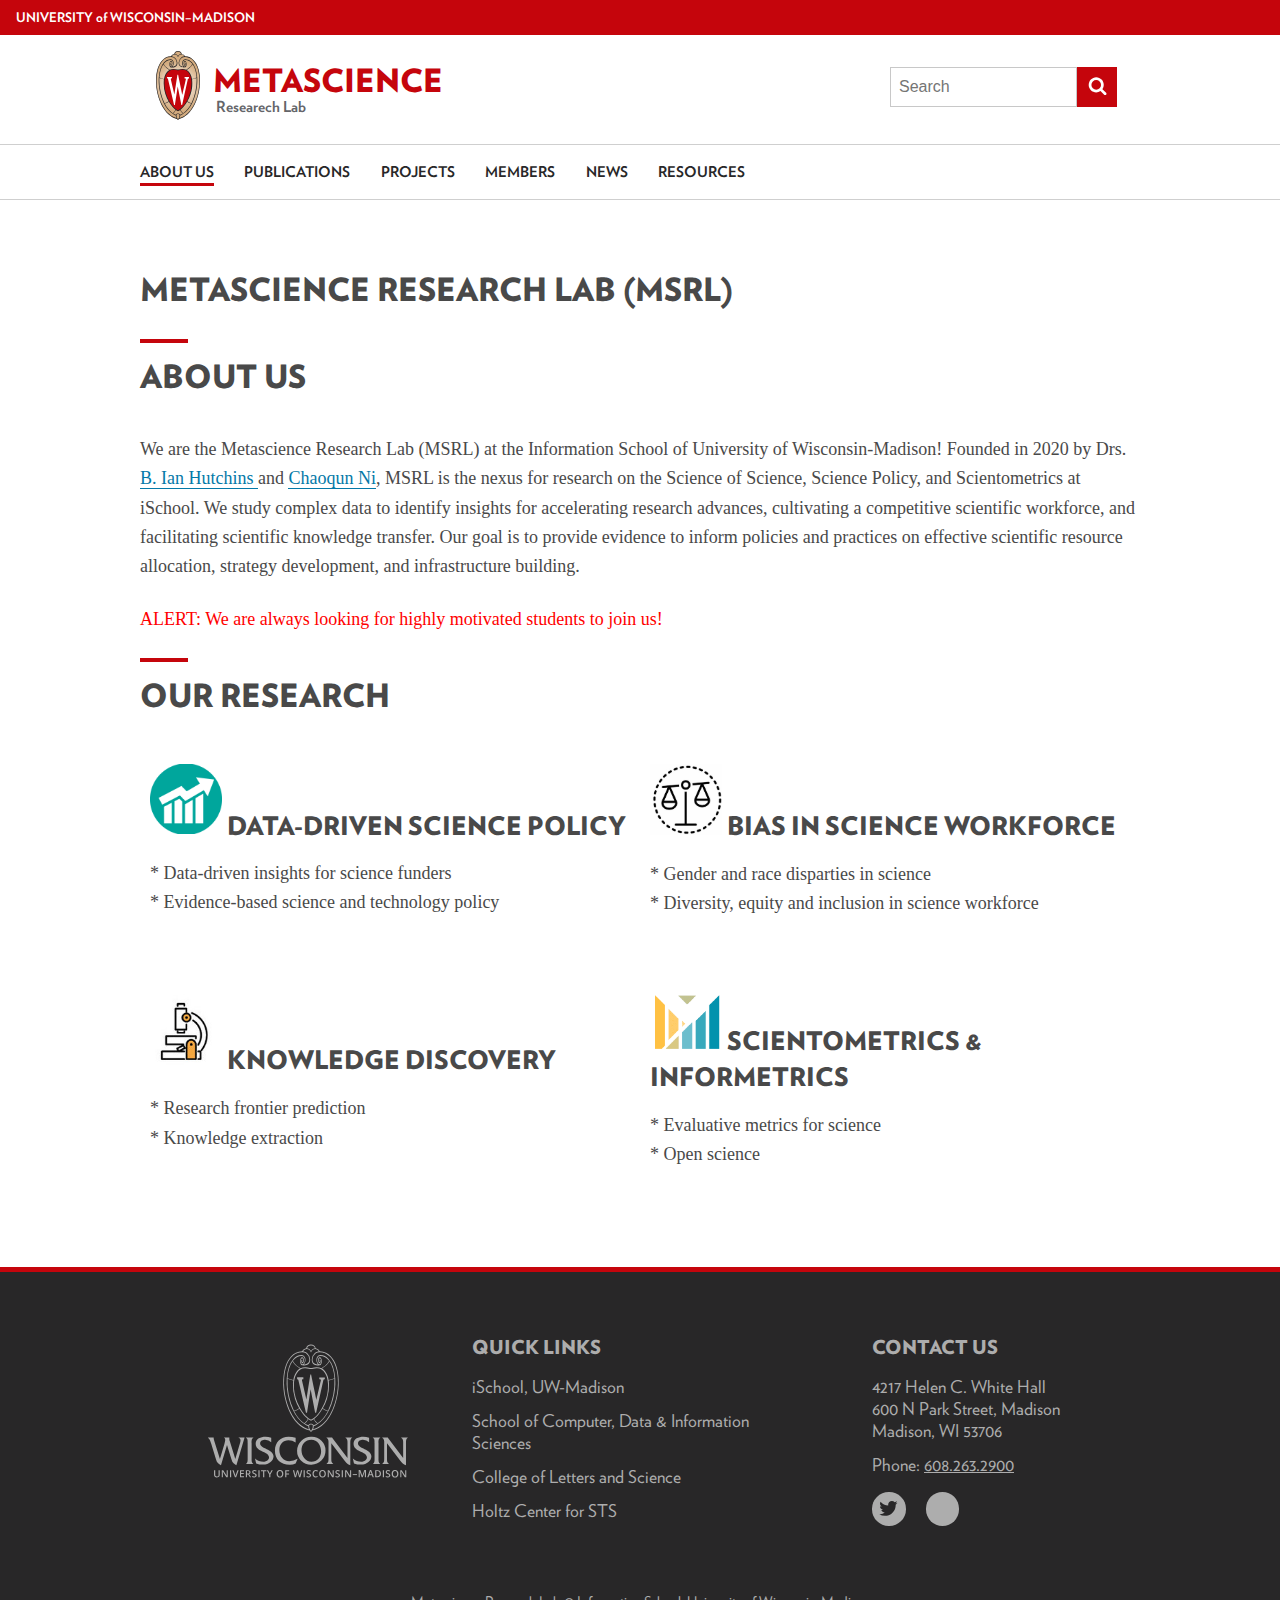
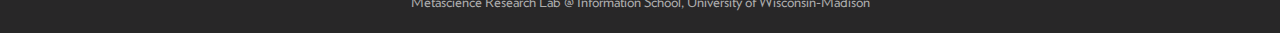
<file: index.html>
<!DOCTYPE html>
<html lang="en-US" class="no-js">

<head>
    <meta charset="utf-8">
    <meta http-equiv="refresh" content="1;url=http://metasci.ischool.wisc.edu" />
    <title>
        About Us
    </title>
    <meta name="viewport" content="width=device-width, initial-scale=1">
    <link rel="apple-touch-icon" sizes="180x180" href="images/favicons/apple-touch-icon.png">
    <link rel="icon" type="image/png" sizes="32x32" href="images/favicons/favicon-32x32.png">
    <link rel="icon" type="image/png" sizes="16x16" href="images/favicons/favicon-16x16.png">
    <link rel="manifest" href="site.webmanifest">
    <link rel="mask-icon" href="images/favicons/safari-pinned-tab.svg" color="#c5050c">
    <link rel="shortcut icon" href="favicon.ico">
    <meta name="msapplication-TileColor" content="#c5050c">
    <meta name="msapplication-config" content="browserconfig.xml">
    <meta name="theme-color" content="#ffffff">
    <link rel="stylesheet" href="fonts/uw160/fonts.0.0.1.css">
    <link rel="stylesheet" href="css/uw-style.css?version=2.3.1">
    <link rel="stylesheet" href="css/exportStyle.css">
    <script>(function (H) { H.className = H.className.replace(/\bno-js\b/, '') })(document.documentElement)</script>
    <!-- HTML5 shim and Respond.js IE8 support of HTML5 elements and media queries -->
    <!--[if lt IE 9]>
      <script src="https://oss.maxcdn.com/libs/html5shiv/3.7.0/html5shiv.js"></script>
      <script src="https://oss.maxcdn.com/libs/respond.js/1.4.2/respond.min.js"></script>
    <![endif]-->
</head>

<body>
    <a class="uw-show-on-focus" href="#main" id="uw-skip-link">Skip to main content</a>
    <div class="uw-global-bar" role="navigation">
        <a class="uw-global-name-link" href="http://www.wisc.edu" aria-label="University home page">U<span>niversity
                <span class="uw-of">of</span> </span>W<span>isconsin</span>–Madison</a>
    </div>
    <header id="branding" class="uw-header uw-has-search">
        <div class="uw-header-container">
            <div class="uw-header-crest-title">
                <div class="uw-header-crest">
                    <a href="http://www.wisc.edu"><img class="uw-crest-svg" src="images/uw-crest.svg"
                            alt="Link to University of Wisconsin-Madison home page"></a>
                </div>
                <div class="uw-title-tagline">
                    <h1 id="site-title" class="uw-site-title">
                        <a href="" rel="home">Metascience</a>
                    </h1>
                    <div id="site-description" class="uw-site-tagline">Researech Lab</div>
                </div>
            </div>
            <div class="uw-header-search">
                <form role="search" method="get" action="" class="uw-search-form form-inline collapse">
                    <label for="s" class="uw-show-for-sr-only">Search this site</label>
                    <input type="text" class="uw-search-input" placeholder="Search" name="s" id="s" value="">
                    <button class="unstyle uw-search-submit" type="submit">
                        <svg aria-hidden="true" role="presentation">
                            <use xmlns:xlink="http://www.w3.org/1999/xlink" xlink:href="#uw-symbol-search"></use>
                        </svg>
                        <span class="uw-show-for-sr-only">Submit search</span>
                    </button>
                </form>
            </div>
        </div>
    </header>
    <button class="uw-mobile-menu-button-bar uw-mobile-menu-button-bar-reversed uw-is-closed " data-menu="uw-top-menus"
        aria-label="Open menu" aria-expanded="false" aria-controls="uw-top-menus">Menu<svg aria-hidden="true"
            focusable="false">
            <use xmlns:xlink="http://www.w3.org/1999/xlink" xlink:href="#uw-symbol-menu"></use>
        </svg><svg aria-hidden="true" focusable="false">
            <use xmlns:xlink="http://www.w3.org/1999/xlink" xlink:href="#uw-symbol-close"></use>
        </svg></button>


        <div id="uw-top-menus" class="uw-is-visible uw-horizontal" aria-hidden="false">
            <div class="uw-main-nav">
                <nav class="uw-nav-menu uw-nav-menu-reverse" aria-label="Main Menu">
                    <ul id="uw-main-nav">
                        
                        <li class="current-menu-item">
                            <a href="index.html" aria-current="page">About us</a>
                        </li>
                        <li>
                            <a href="publications.html" aria-current="page">publications</a>
                        </li>
                        <li>
                            <a href="projects.html" aria-current="page">projects</a>
                        </li>
                        <li>
                            <a href="members.html" aria-current="page">members</a>
                        </li>
                        <li>
                            <a href="news.html" aria-current="page">News</a>
                        </li>
                        <li>
                            <a href="resources.html" aria-current="page">resources</a>
                        </li>
                    </ul>
                </nav>
            </div>
            <div class="uw-secondary-nav">
                <nav class="uw-nav-menu uw-nav-menu-secondary" aria-label="Secondary Menu">
                    <ul>
                         <!--<<li id="menu-news" class="uw-dropdown">
                            <a href="http://news.wisc.edu" aria-haspopup="true" aria-expanded="false">
                                News<svg aria-hidden="true" class="uw-caret" focusable="false">
                                    <use xmlns:xlink="http://www.w3.org/1999/xlink" xlink:href="#uw-symbol-caret-down">
                                    </use>
                                </svg><svg aria-hidden="true" class="uw-caret" focusable="false">
                                    <use xmlns:xlink="http://www.w3.org/1999/xlink" xlink:href="#uw-symbol-caret-up"></use>
                                </svg>
                            </a>
                            <ul aria-hidden="true" aria-label="News submenu" class="uw-child-menu">
                               <li>
                                    <a href="http://localhost:8001/about/">About</a>
                                </li>
                                <li>
                                    <a href="http://localhost:8001/contact-us/our-location/">Our Location</a>
                                </li>
                                <li>
                                    <a href="http://localhost:8001/news/">News</a>
                                </li>
                            </ul>
                        </li>
                        <li>
                            <a href="http://today.wisc.edu">Calendar</a>
                        </li>
                        <li>
                            <a href="http://map.wisc.edu">Map</a>
                        </li>-->
                    </ul>
                </nav>
            </div>
        </div>

    <main class="uw-pad-xl" id="main">
        <div class="uw-body">
            <div class="centerBox">
                <header class="entry-header">
                    <h1> Metascience Research Lab (MSRL)</h1>
                    <!--<P><a href="https://ischool.wisc.edu/" target="_blank">iSchool@University of Wisconsin-Madison</a><br>
                        600 N. Parkf Street, Madison, WI 53706</P>-->
                    <h1 class="page-title uw-mini-bar">About Us</h1>
                </header>
                <p class="uw-pad-t-l">
                    We are the Metascience Research Lab (MSRL) at the Information School of University of
                    Wisconsin-Madison!
                    Founded in 2020 by Drs. <a href="hutchins.html" target="_blank">B. Ian Hutchins </a> and <a href="ni.html" target="_blank">Chaoqun Ni</a>, MSRL is the nexus for research on the
                    Science of
                    Science, Science Policy, and Scientometrics at iSchool. We study complex data to identify insights
                    for
                    accelerating research advances, cultivating a competitive scientific workforce, and facilitating
                    scientific knowledge transfer. Our goal is to provide evidence to inform policies and practices on
                    effective scientific resource allocation, strategy development, and infrastructure building.
                </p>
                <p style="color: red;">
                    ALERT: We are always looking for highly motivated students to join us!
                </p>
            </div>
            <div class="centerBox">
                <h1 class="page-title uw-mini-bar">Our Research</h1>
                <div class="researchList">
                    <div class="item">
                                         <h2><img src="images/data.png"
                                alt="Placeholder image for deomnstration" width="15%" height="5%">           
                            Data-driven science policy</h2>

                            <p>* Data-driven insights for science funders <br>
                                * Evidence-based science and technology policy<br></p>
                        
                    </div>
                    <div class="item">
                            <h2><img src="images/bias.jpeg"
                                alt="Placeholder image for deomnstration" width="15%" height="5%">
                             Bias in science workforce</h2>
                             <p>* Gender and race disparties in  science <br>
                                * Diversity, equity and inclusion in science workforce<br></p>
                            <!--<img src="https://via.placeholder.com/620x310?text=Feature Item"
                                alt="Placeholder image for deomnstration">-->
                          
                        
                    </div>
                    <div class="item">
                                    <h2><img src="images/knowledge.jpeg"
                                alt="Placeholder image for deomnstration" width="15%" height="5%">                
                              Knowledge discovery</h2>

                             <p>* Research frontier prediction <br>
                                * Knowledge extraction<br></p>
                            <!--<img src="https://via.placeholder.com/620x310?text=Feature Item"
                                alt="Placeholder image for deomnstration">-->
                   
                    </div>
                    <div class="item">
                            <h2><img src="images/logo.png"
                                alt="Placeholder image for deomnstration" width="15%" height="5%">
                             Scientometrics & Informetrics</h2>

                             <p>* Evaluative metrics for science <br>
                                * Open science<br>
                               
                            </p>
                            <!--<img src="https://via.placeholder.com/620x310?text=Feature Item"
                                alt="Placeholder image for deomnstration">-->
                    </div>
                </div>

            </div>

        </div>


    </main>

    <footer id="colophon" class="uw-footer">
        <div class="uw-footer-content">
          <div class="uw-logo">
            <a href="http://www.wisc.edu" aria-label="Link to main university website">
              <svg aria-hidden="true" focusable="false">
                <use xmlns:xlink="http://www.w3.org/1999/xlink" xlink:href="#uw-symbol-crest-footer"></use>
              </svg>
            </a>
          </div>
          <!--<div class="uw-footer-menu" role="complementary">
            <h3 class="uw-footer-header">Partners</h3>
            <ul>
              <li><a href="https://students.wisc.edu/">Division of Student Life</a></li>
                <li><a href="http://provost.wisc.edu/climate.htm">Division of Diversity, Equity &amp; Educational Achievement</a></li>
                <li><a href="https://chancellor.wisc.edu/">Office of the Chancellor</a></li>
                <li><a href="https://universityrelations.wisc.edu/">University Relations</a></li>
                <li><a href="https://msc.wisc.edu/">Multicultural Student Center</a></li>
                <li><a href="http://www.oed.wisc.edu/">Office for Equity and Diversity</a></li> 
            </ul>
          </div>-->
          <div class="uw-footer-menu" role="complementary">
            <h3 class="uw-footer-header">Quick Links</h3>
            <ul>
                <li><a href="https://ischool.wisc.edu/" target="_blank">iSchool, UW-Madison</a></li>
                <li><a href="https://cdis.wisc.edu/" target="_blank">School of Computer, Data & Information Sciences</a></li>
                <li><a href="https://ls.wisc.edu/" target="_blank">College of Letters and Science</a></li>
                <li><a href="https://sts.wisc.edu/" target="_blank">Holtz Center for STS</a></li>

              <!-- <li><a href="http://www.wisc.edu/accessibility/">Accessibility</a></li>
                <li><a href="https://diversity.wisc.edu/">Diversity</a></li>
                <li><a href="http://www.wisc.edu/governance/">Governance</a></li>
                <li><a href="http://www.wisc.edu/policies/">Policies</a></li>
                <li><a href="http://uwpd.wisc.edu/">Safety</a></li>
                <li><a href="http://www.oed.wisc.edu/title-ix.htm">Title IX</a></li> -->
            </ul>
          </div>
    
          <div class="uw-footer-contact">
            <h3 class="uw-footer-header">Contact Us</h3>
            <ul class="uw-contact-list">
                <li class="uw-contact-item"> 4217 Helen C. White Hall <br>
                    600 N Park Street, Madison<br>
                  Madison, WI 53706</li>
                  <li class="uw-contact-item">Phone: <a href="tel:6608.263.2900">608.263.2900</a></li>



              <!-- <li class="uw-contact-item">Email: <a href="mailto:email@wisc.edu">email@wisc.edu</a></li>
                <li class="uw-contact-item">Phone: <a href="tel:608-555-5555">608-555-5555</a></li> -->
              <li>
                <ul class="uw-social-icons">
                 <li id="uw-icon-twitter" class="uw-social-icon">
                      <a aria-label="twitter" href="https://twitter.com/research_uw" target="_blank"><svg aria-hidden="true" focusable="false"><use xmlns:xlink="http://www.w3.org/1999/xlink" xlink:href="#uw-symbol-twitter"></use></svg></a>
                    </li>
                    <li id="uw-icon-github" class="uw-social-icon">
                      <a aria-label="github" href="https://github.com/MetascienceLab" target="_blank"><svg aria-hidden="true" focusable="false"><use xmlns:xlink="http://www.w3.org/1999/xlink" xlink:href="#uw-symbol-github"></use></svg></a>
                    </li>
                    <!--  <li id="uw-icon-instagram" class="uw-social-icon">
                      <a aria-label="instagram" href="https://www.instagram.com"><svg aria-hidden="true" focusable="false"><use xmlns:xlink="http://www.w3.org/1999/xlink" xlink:href="#uw-symbol-instagram"></use></svg></a>
                    </li>
                    <li id="uw-icon-facebook" class="uw-social-icon">
                      <a aria-label="facebook" href="https://facebook.com/"><svg aria-hidden="true" focusable="false"><use xmlns:xlink="http://www.w3.org/1999/xlink" xlink:href="#uw-symbol-facebook"></use></svg></a>
                    </li> -->
                </ul>
              </li>
            </ul>
          </div>
        </div>
    
        <div class="uw-copyright">
          <p>Metascience Research Lab @ Information School, University of Wisconsin-Madison</p>
        </div>
      </footer>

    <svg aria-hidden="true" style="display: inline; height: 0; position: absolute;"
        xmlns:xlink="http://www.w3.org/1999/xlink">
        <title>Site icons</title>
        <defs>
            <symbol id="uw-symbol-more" viewBox="0,0,1792,1792">
                <title id="title">More</title>
                <path
                    d="M979 960q0 13-10 23l-466 466q-10 10-23 10t-23-10l-50-50q-10-10-10-23t10-23l393-393-393-393q-10-10-10-23t10-23l50-50q10-10 23-10t23 10l466 466q10 10 10 23zm384 0q0 13-10 23l-466 466q-10 10-23 10t-23-10l-50-50q-10-10-10-23t10-23l393-393-393-393q-10-10-10-23t10-23l50-50q10-10 23-10t23 10l466 466q10 10 10 23z">
                </path>
            </symbol>
            <symbol id="uw-symbol-menu" viewBox="0 0 1024 1024">
                <title id="svg-menu">open menu</title>
                <path class="path1" d="M128 256h768v86h-768v-86zM128 554v-84h768v84h-768zM128 768v-86h768v86h-768z">
                </path>
            </symbol>
            <symbol id="uw-symbol-close" viewBox="0 0 805 1024">
                <title>close</title>
                <path class="path1"
                    d="M741.714 755.429q0 22.857-16 38.857l-77.714 77.714q-16 16-38.857 16t-38.857-16l-168-168-168 168q-16 16-38.857 16t-38.857-16l-77.714-77.714q-16-16-16-38.857t16-38.857l168-168-168-168q-16-16-16-38.857t16-38.857l77.714-77.714q16-16 38.857-16t38.857 16l168 168 168-168q16-16 38.857-16t38.857 16l77.714 77.714q16 16 16 38.857t-16 38.857l-168 168 168 168q16 16 16 38.857z">
                </path>
            </symbol>
            <symbol id="uw-symbol-search" viewBox="0 0 951 1024">
                <title>search</title>
                <path class="path1"
                    d="M658.286 475.429q0-105.714-75.143-180.857t-180.857-75.143-180.857 75.143-75.143 180.857 75.143 180.857 180.857 75.143 180.857-75.143 75.143-180.857zM950.857 950.857q0 29.714-21.714 51.429t-51.429 21.714q-30.857 0-51.429-21.714l-196-195.429q-102.286 70.857-228 70.857-81.714 0-156.286-31.714t-128.571-85.714-85.714-128.571-31.714-156.286 31.714-156.286 85.714-128.571 128.571-85.714 156.286-31.714 156.286 31.714 128.571 85.714 85.714 128.571 31.714 156.286q0 125.714-70.857 228l196 196q21.143 21.143 21.143 51.429z">
                </path>
            </symbol>
            <symbol id="uw-symbol-search-gray" viewBox="0 0 951 1024">
                <title>search</title>
                <path class="path1"
                    d="M658.286 475.429q0-105.714-75.143-180.857t-180.857-75.143-180.857 75.143-75.143 180.857 75.143 180.857 180.857 75.143 180.857-75.143 75.143-180.857zM950.857 950.857q0 29.714-21.714 51.429t-51.429 21.714q-30.857 0-51.429-21.714l-196-195.429q-102.286 70.857-228 70.857-81.714 0-156.286-31.714t-128.571-85.714-85.714-128.571-31.714-156.286 31.714-156.286 85.714-128.571 128.571-85.714 156.286-31.714 156.286 31.714 128.571 85.714 85.714 128.571 31.714 156.286q0 125.714-70.857 228l196 196q21.143 21.143 21.143 51.429z">
                </path>
            </symbol>
            <symbol id="uw-symbol-search-in-blank" viewBox="0 0 951 1024">
                <title>search</title>
                <path class="path1"
                    d="M658.286 475.429q0-105.714-75.143-180.857t-180.857-75.143-180.857 75.143-75.143 180.857 75.143 180.857 180.857 75.143 180.857-75.143 75.143-180.857zM950.857 950.857q0 29.714-21.714 51.429t-51.429 21.714q-30.857 0-51.429-21.714l-196-195.429q-102.286 70.857-228 70.857-81.714 0-156.286-31.714t-128.571-85.714-85.714-128.571-31.714-156.286 31.714-156.286 85.714-128.571 128.571-85.714 156.286-31.714 156.286 31.714 128.571 85.714 85.714 128.571 31.714 156.286q0 125.714-70.857 228l196 196q21.143 21.143 21.143 51.429z">
                </path>
            </symbol>
            <symbol id="uw-symbol-envelope" viewBox="0 0 1024 1024">
                <title>envelope</title>
                <path class="path1"
                    d="M1024 405.714v453.714q0 37.714-26.857 64.571t-64.571 26.857h-841.143q-37.714 0-64.571-26.857t-26.857-64.571v-453.714q25.143 28 57.714 49.714 206.857 140.571 284 197.143 32.571 24 52.857 37.429t54 27.429 62.857 14h1.143q29.143 0 62.857-14t54-27.429 52.857-37.429q97.143-70.286 284.571-197.143 32.571-22.286 57.143-49.714zM1024 237.714q0 45.143-28 86.286t-69.714 70.286q-214.857 149.143-267.429 185.714-5.714 4-24.286 17.429t-30.857 21.714-29.714 18.571-32.857 15.429-28.571 5.143h-1.143q-13.143 0-28.571-5.143t-32.857-15.429-29.714-18.571-30.857-21.714-24.286-17.429q-52-36.571-149.714-104.286t-117.143-81.429q-35.429-24-66.857-66t-31.429-78q0-44.571 23.714-74.286t67.714-29.714h841.143q37.143 0 64.286 26.857t27.143 64.571z">
                </path>
            </symbol>
            <symbol id="uw-symbol-pinterest" class="uw-social-symbols" viewBox="0 0 731 1024">
                <title>pinterest-p</title>
                <path class="path1"
                    d="M0 341.143q0-61.714 21.429-116.286t59.143-95.143 86.857-70.286 105.714-44.571 115.429-14.857q90.286 0 168 38t126.286 110.571 48.571 164q0 54.857-10.857 107.429t-34.286 101.143-57.143 85.429-82.857 58.857-108 22q-38.857 0-77.143-18.286t-54.857-50.286q-5.714 22.286-16 64.286t-13.429 54.286-11.714 40.571-14.857 40.571-18.286 35.714-26.286 44.286-35.429 49.429l-8 2.857-5.143-5.714q-8.571-89.714-8.571-107.429 0-52.571 12.286-118t38-164.286 29.714-116q-18.286-37.143-18.286-96.571 0-47.429 29.714-89.143t75.429-41.714q34.857 0 54.286 23.143t19.429 58.571q0 37.714-25.143 109.143t-25.143 106.857q0 36 25.714 59.714t62.286 23.714q31.429 0 58.286-14.286t44.857-38.857 32-54.286 21.714-63.143 11.429-63.429 3.714-56.857q0-98.857-62.571-154t-163.143-55.143q-114.286 0-190.857 74t-76.571 187.714q0 25.143 7.143 48.571t15.429 37.143 15.429 26 7.143 17.429q0 16-8.571 41.714t-21.143 25.714q-1.143 0-9.714-1.714-29.143-8.571-51.714-32t-34.857-54-18.571-61.714-6.286-60.857z">
                </path>
            </symbol>
            <symbol id="uw-symbol-twitter" class="uw-social-symbols" viewBox="0 0 951 1024">
                <title>twitter</title>
                <path class="path1"
                    d="M925.714 233.143q-38.286 56-92.571 95.429 0.571 8 0.571 24 0 74.286-21.714 148.286t-66 142-105.429 120.286-147.429 83.429-184.571 31.143q-154.857 0-283.429-82.857 20 2.286 44.571 2.286 128.571 0 229.143-78.857-60-1.143-107.429-36.857t-65.143-91.143q18.857 2.857 34.857 2.857 24.571 0 48.571-6.286-64-13.143-106-63.714t-42-117.429v-2.286q38.857 21.714 83.429 23.429-37.714-25.143-60-65.714t-22.286-88q0-50.286 25.143-93.143 69.143 85.143 168.286 136.286t212.286 56.857q-4.571-21.714-4.571-42.286 0-76.571 54-130.571t130.571-54q80 0 134.857 58.286 62.286-12 117.143-44.571-21.143 65.714-81.143 101.714 53.143-5.714 106.286-28.571z">
                </path>
            </symbol>
            <symbol id="uw-symbol-youtube" class="uw-social-symbols" viewBox="0 0 878 1024">
                <title>youtube</title>
                <path class="path1"
                    d="M554.857 710.857v120.571q0 38.286-22.286 38.286-13.143 0-25.714-12.571v-172q12.571-12.571 25.714-12.571 22.286 0 22.286 38.286zM748 711.429v26.286h-51.429v-26.286q0-38.857 25.714-38.857t25.714 38.857zM196 586.857h61.143v-53.714h-178.286v53.714h60v325.143h57.143v-325.143zM360.571 912h50.857v-282.286h-50.857v216q-17.143 24-32.571 24-10.286 0-12-12-0.571-1.714-0.571-20v-208h-50.857v223.429q0 28 4.571 41.714 6.857 21.143 33.143 21.143 27.429 0 58.286-34.857v30.857zM605.714 827.429v-112.571q0-41.714-5.143-56.571-9.714-32-40.571-32-28.571 0-53.143 30.857v-124h-50.857v378.857h50.857v-27.429q25.714 31.429 53.143 31.429 30.857 0 40.571-31.429 5.143-15.429 5.143-57.143zM798.857 821.714v-7.429h-52q0 29.143-1.143 34.857-4 20.571-22.857 20.571-26.286 0-26.286-39.429v-49.714h102.286v-58.857q0-45.143-15.429-66.286-22.286-29.143-60.571-29.143-38.857 0-61.143 29.143-16 21.143-16 66.286v98.857q0 45.143 16.571 66.286 22.286 29.143 61.714 29.143 41.143 0 61.714-30.286 10.286-15.429 12-30.857 1.143-5.143 1.143-33.143zM451.429 300v-120q0-39.429-24.571-39.429t-24.571 39.429v120q0 40 24.571 40t24.571-40zM862.286 729.143q0 133.714-14.857 200-8 33.714-33.143 56.571t-58.286 26.286q-105.143 12-317.143 12t-317.143-12q-33.143-3.429-58.571-26.286t-32.857-56.571q-14.857-64-14.857-200 0-133.714 14.857-200 8-33.714 33.143-56.571t58.857-26.857q104.571-11.429 316.571-11.429t317.143 11.429q33.143 4 58.571 26.857t32.857 56.571q14.857 64 14.857 200zM292 0h58.286l-69.143 228v154.857h-57.143v-154.857q-8-42.286-34.857-121.143-21.143-58.857-37.143-106.857h60.571l40.571 150.286zM503.429 190.286v100q0 46.286-16 67.429-21.143 29.143-60.571 29.143-38.286 0-60-29.143-16-21.714-16-67.429v-100q0-45.714 16-66.857 21.714-29.143 60-29.143 39.429 0 60.571 29.143 16 21.143 16 66.857zM694.857 97.714v285.143h-52v-31.429q-30.286 35.429-58.857 35.429-26.286 0-33.714-21.143-4.571-13.714-4.571-42.857v-225.143h52v209.714q0 18.857 0.571 20 1.714 12.571 12 12.571 15.429 0 32.571-24.571v-217.714h52z">
                </path>
            </symbol>
            <symbol id="uw-symbol-facebook" class="uw-social-symbols" viewBox="0 0 602 1024">
                <title>facebook</title>
                <path class="path1"
                    d="M548 6.857v150.857h-89.714q-49.143 0-66.286 20.571t-17.143 61.714v108h167.429l-22.286 169.143h-145.143v433.714h-174.857v-433.714h-145.714v-169.143h145.714v-124.571q0-106.286 59.429-164.857t158.286-58.571q84 0 130.286 6.857z">
                </path>
            </symbol>
            <symbol id="uw-symbol-instagram" class="uw-social-symbols" viewBox="0 0 878 1024">
                <title>instagram</title>
                <path class="path1"
                    d="M778.286 814.857v-370.286h-77.143q11.429 36 11.429 74.857 0 72-36.571 132.857t-99.429 96.286-137.143 35.429q-112.571 0-192.571-77.429t-80-187.143q0-38.857 11.429-74.857h-80.571v370.286q0 14.857 10 24.857t24.857 10h610.857q14.286 0 24.571-10t10.286-24.857zM616 510.286q0-70.857-51.714-120.857t-124.857-50q-72.571 0-124.286 50t-51.714 120.857 51.714 120.857 124.286 50q73.143 0 124.857-50t51.714-120.857zM778.286 304.571v-94.286q0-16-11.429-27.714t-28-11.714h-99.429q-16.571 0-28 11.714t-11.429 27.714v94.286q0 16.571 11.429 28t28 11.429h99.429q16.571 0 28-11.429t11.429-28zM877.714 185.714v652.571q0 46.286-33.143 79.429t-79.429 33.143h-652.571q-46.286 0-79.429-33.143t-33.143-79.429v-652.571q0-46.286 33.143-79.429t79.429-33.143h652.571q46.286 0 79.429 33.143t33.143 79.429z">
                </path>
            </symbol>
            <symbol id="uw-symbol-caret-up" viewBox="0 0 1792 1792">
                <title>Collapse</title>
                <path
                    d="M1395 1184q0 13-10 23l-50 50q-10 10-23 10t-23-10l-393-393-393 393q-10 10-23 10t-23-10l-50-50q-10-10-10-23t10-23l466-466q10-10 23-10t23 10l466 466q10 10 10 23z">
                </path>
            </symbol>
            <symbol id="uw-symbol-caret-down" viewBox="0 0 1792 1792">
                <title>Expand</title>
                <path
                    d="M1395 736q0 13-10 23l-466 466q-10 10-23 10t-23-10l-466-466q-10-10-10-23t10-23l50-50q10-10 23-10t23 10l393 393 393-393q10-10 23-10t23 10l50 50q10 10 10 23z">
                </path>
            </symbol>
            <symbol id="uw-symbol-chevron-right" viewBox="0 0 695 1024">
                <title id="svg-next-slide">next slide</title>
                <path class="path1"
                    d="M632.571 501.143l-424 424q-10.857 10.857-25.714 10.857t-25.714-10.857l-94.857-94.857q-10.857-10.857-10.857-25.714t10.857-25.714l303.429-303.429-303.429-303.429q-10.857-10.857-10.857-25.714t10.857-25.714l94.857-94.857q10.857-10.857 25.714-10.857t25.714 10.857l424 424q10.857 10.857 10.857 25.714t-10.857 25.714z">
                </path>
            </symbol>
            <symbol id="uw-symbol-chevron-left" viewBox="0 0 768 1024">
                <title id="svg-previous">previous slide</title>
                <path class="path1"
                    d="M669.143 172l-303.429 303.429 303.429 303.429q10.857 10.857 10.857 25.714t-10.857 25.714l-94.857 94.857q-10.857 10.857-25.714 10.857t-25.714-10.857l-424-424q-10.857-10.857-10.857-25.714t10.857-25.714l424-424q10.857-10.857 25.714-10.857t25.714 10.857l94.857 94.857q10.857 10.857 10.857 25.714t-10.857 25.714z">
                </path>
            </symbol>
            <symbol id="uw-symbol-crest-footer" viewBox="0 0 200 132.78">
                <title id="svg-crest-footer">Footer Crest</title>
                <path
                    d="M31.65,93.63c3,1.09,1.75,4.35,1,6.65L28.31,115l-5.4-17.44a8.47,8.47,0,0,1-.58-4.07H16.85v0.12c2.14,1.13,1.36,3.75.62,6.2l-4.55,15.31L7.14,96.41a7.23,7.23,0,0,1-.47-2.9H1v0.12c1.94,1.37,2.53,4,3.23,6.2l4.58,14.86c1.28,4.15,1.63,3.87,5.16,6.53L20,100.88l4.27,13.86c1.29,4.15,1.56,3.95,5.13,6.49l8.19-27.71h-6v0.12Z"
                    transform="translate(-1 -0.61)"></path>
                <path
                    d="M38.95,93.63c2,0.77,1.71,3.71,1.71,5.56v15.18c0,1.81.23,4.8-1.71,5.52V120h7.38v-0.12c-1.94-.77-1.71-3.71-1.71-5.52V99.19c0-1.81-.23-4.79,1.71-5.56V93.51H38.95v0.12Z"
                    transform="translate(-1 -0.61)"></path>
                <path
                    d="M53.12,99.43c0-2.78,2.8-3.67,5-3.67a8.68,8.68,0,0,1,6.1,2.54V93.75a18.9,18.9,0,0,0-5.79-.89c-4.74,0-9.75,1.94-9.75,7,0,8.54,13.36,7.41,13.36,13.7,0,2.82-3.34,4.19-5.55,4.19A13.17,13.17,0,0,1,48,114.41l1.13,5a19.44,19.44,0,0,0,7,1.21c6.06,0,10.41-4,10.41-8.34C66.49,104.87,53.12,104.95,53.12,99.43Z"
                    transform="translate(-1 -0.61)"></path>
                <path
                    d="M82.23,117.32c-6,0-9.87-5.28-9.87-11.2s3.73-9.91,9.09-9.91a13.15,13.15,0,0,1,7.19,2.3V93.87a30,30,0,0,0-7.07-1c-8,0-13.64,5.52-13.64,13.86,0,8.62,5.67,13.94,14.84,13.94a13.31,13.31,0,0,0,5.86-1.21l2-4.67H90.5A16.7,16.7,0,0,1,82.23,117.32Z"
                    transform="translate(-1 -0.61)"></path>
                <path
                    d="M104.63,92.83a14,14,0,0,0-14.57,13.85,13.83,13.83,0,0,0,14.18,14,14.09,14.09,0,0,0,14.29-14.18A13.63,13.63,0,0,0,104.63,92.83Zm-0.19,24.93c-6.1,0-9.95-5.8-9.95-11.44,0-6.08,3.85-10.59,9.87-10.59s9.75,5.68,9.75,11.56S110.34,117.75,104.44,117.75Z"
                    transform="translate(-1 -0.61)"></path>
                <path
                    d="M138.49,93.63c2.06,1.21,2,2.82,2,5.08V114L126.29,95.36l-0.55-.81a2.48,2.48,0,0,1-.58-1v0H119.5v0.12c2,1.21,2,2.82,2,5.08v16.07c0,2.25,0,3.86-2.06,5.11V120h6.88v-0.12c-2.06-1.25-2-2.86-2-5.11V99.19l13.32,17.52c1.71,2.3,2.91,3.63,5.67,4.6V98.7c0-2.25,0-3.87,2-5.08V93.51h-6.84v0.12Z"
                    transform="translate(-1 -0.61)"></path>
                <path
                    d="M151,99.43c0-2.78,2.8-3.67,5-3.67a8.68,8.68,0,0,1,6.1,2.54V93.75a18.86,18.86,0,0,0-5.79-.89c-4.73,0-9.75,1.94-9.75,7,0,8.54,13.36,7.41,13.36,13.7,0,2.82-3.34,4.19-5.56,4.19a13.18,13.18,0,0,1-8.51-3.34l1.13,5a19.46,19.46,0,0,0,7,1.21c6.06,0,10.41-4,10.41-8.34C164.37,104.87,151,104.95,151,99.43Z"
                    transform="translate(-1 -0.61)"></path>
                <path
                    d="M165.84,93.63c2,0.77,1.71,3.71,1.71,5.56v15.18c0,1.81.24,4.8-1.71,5.52V120h7.38v-0.12c-1.94-.77-1.71-3.71-1.71-5.52V99.19c0-1.81-.24-4.79,1.71-5.56V93.51h-7.38v0.12Z"
                    transform="translate(-1 -0.61)"></path>
                <path
                    d="M194.16,93.51v0.12c2.06,1.21,2,2.82,2,5.08V114L182,95.36l-0.55-.81a2.6,2.6,0,0,1-.58-1v0h-5.67v0.12c2,1.21,2,2.82,2,5.08v16.07c0,2.25,0,3.86-2.06,5.11V120H182v-0.12c-2.06-1.25-2-2.86-2-5.11V99.19l13.32,17.52c1.71,2.3,2.92,3.63,5.67,4.6V98.7c0-2.25,0-3.87,2-5.08V93.51h-6.84Z"
                    transform="translate(-1 -0.61)"></path>
                <path
                    d="M12.72,126.16v4.62a2.75,2.75,0,0,1-.34,1.38,2.27,2.27,0,0,1-1,.91,3.4,3.4,0,0,1-1.54.32,2.87,2.87,0,0,1-2.07-.7,2.55,2.55,0,0,1-.74-1.93v-4.6H8.24v4.52a1.81,1.81,0,0,0,.41,1.3,1.69,1.69,0,0,0,1.26.42,1.5,1.5,0,0,0,1.65-1.73v-4.51h1.17Z"
                    transform="translate(-1 -0.61)"></path>
                <path
                    d="M20.74,133.29H19.31l-3.51-5.69h0l0,0.32q0.07,0.91.07,1.66v3.71H14.79v-7.14h1.42l3.5,5.66h0c0-.08,0-0.35,0-0.82s0-.84,0-1.1v-3.74h1.07v7.14Z"
                    transform="translate(-1 -0.61)"></path>
                <path d="M23,133.29v-7.14h1.17v7.14H23Z" transform="translate(-1 -0.61)"></path>
                <path
                    d="M30.42,126.16h1.21l-2.5,7.14H27.9l-2.49-7.14h1.2l1.49,4.44c0.08,0.21.16,0.48,0.25,0.82s0.14,0.58.17,0.75c0-.25.11-0.53,0.2-0.86s0.16-.57.21-0.72Z"
                    transform="translate(-1 -0.61)"></path>
                <path d="M37,133.29h-4v-7.14h4v1H34.08v1.94h2.69v1H34.08v2.24H37v1Z" transform="translate(-1 -0.61)">
                </path>
                <path
                    d="M40,130.44v2.85H38.84v-7.14h2a3.32,3.32,0,0,1,2,.52,1.86,1.86,0,0,1,.66,1.56,2,2,0,0,1-1.39,1.9l2,3.16H42.86l-1.71-2.85H40Zm0-1h0.81a1.85,1.85,0,0,0,1.18-.3,1.1,1.1,0,0,0,.37-0.9,1,1,0,0,0-.4-0.87,2.17,2.17,0,0,0-1.19-.26H40v2.33Z"
                    transform="translate(-1 -0.61)"></path>
                <path
                    d="M49.68,131.36a1.8,1.8,0,0,1-.69,1.49,3,3,0,0,1-1.9.54,4.53,4.53,0,0,1-2-.38v-1.1a5.34,5.34,0,0,0,1,.36,4.39,4.39,0,0,0,1,.13,1.62,1.62,0,0,0,1-.26,0.86,0.86,0,0,0,.33-0.71,0.89,0.89,0,0,0-.3-0.68A4.57,4.57,0,0,0,47,130.1a3.31,3.31,0,0,1-1.38-.9,1.91,1.91,0,0,1-.4-1.22,1.71,1.71,0,0,1,.63-1.41,2.63,2.63,0,0,1,1.7-.51,5,5,0,0,1,2,.45l-0.37,1a4.47,4.47,0,0,0-1.7-.4,1.31,1.31,0,0,0-.86.25,0.81,0.81,0,0,0-.29.65,0.92,0.92,0,0,0,.12.48,1.2,1.2,0,0,0,.39.37,6.52,6.52,0,0,0,1,.46,5.31,5.31,0,0,1,1.15.61,1.8,1.8,0,0,1,.54.64A1.93,1.93,0,0,1,49.68,131.36Z"
                    transform="translate(-1 -0.61)"></path>
                <path d="M51.41,133.29v-7.14h1.17v7.14H51.41Z" transform="translate(-1 -0.61)"></path>
                <path d="M57.26,133.29H56.1v-6.14H54v-1h5.37v1h-2.1v6.14Z" transform="translate(-1 -0.61)"></path>
                <path d="M62.81,129.41l1.69-3.26h1.27l-2.38,4.37v2.77H62.22v-2.73l-2.37-4.41h1.27Z"
                    transform="translate(-1 -0.61)"></path>
                <path
                    d="M76.33,129.71a3.9,3.9,0,0,1-.87,2.71,3.66,3.66,0,0,1-5,0,3.93,3.93,0,0,1-.87-2.73,3.86,3.86,0,0,1,.87-2.71A3.21,3.21,0,0,1,73,126a3.14,3.14,0,0,1,2.46,1A3.9,3.9,0,0,1,76.33,129.71Zm-5.45,0a3.19,3.19,0,0,0,.53,2,2.16,2.16,0,0,0,3.15,0,4.05,4.05,0,0,0,0-4A1.86,1.86,0,0,0,73,127a1.9,1.9,0,0,0-1.58.68A3.18,3.18,0,0,0,70.88,129.71Z"
                    transform="translate(-1 -0.61)"></path>
                <path d="M79.36,133.29H78.2v-7.14h4v1H79.36v2.23h2.69v1H79.36v2.93Z" transform="translate(-1 -0.61)">
                </path>
                <path
                    d="M93.39,133.29H92.12L90.91,129c-0.05-.19-0.12-0.45-0.2-0.8s-0.12-.59-0.14-0.73q0,0.31-.16.81c-0.07.33-.13,0.58-0.18,0.74L89,133.29H87.78l-0.92-3.57-0.94-3.56h1.19l1,4.16q0.24,1,.34,1.77c0-.28.09-0.59,0.16-0.93s0.14-.62.2-0.83L90,126.16h1.16l1.19,4.19a15.38,15.38,0,0,1,.36,1.74,12.74,12.74,0,0,1,.35-1.78l1-4.15h1.18Z"
                    transform="translate(-1 -0.61)"></path>
                <path d="M96.6,133.29v-7.14h1.17v7.14H96.6Z" transform="translate(-1 -0.61)"></path>
                <path
                    d="M104.11,131.36a1.8,1.8,0,0,1-.69,1.49,3,3,0,0,1-1.9.54,4.53,4.53,0,0,1-2-.38v-1.1a5.4,5.4,0,0,0,1,.36,4.42,4.42,0,0,0,1,.13,1.63,1.63,0,0,0,1-.26,0.86,0.86,0,0,0,.33-0.71,0.89,0.89,0,0,0-.3-0.68,4.59,4.59,0,0,0-1.25-.66,3.29,3.29,0,0,1-1.38-.9,1.91,1.91,0,0,1-.4-1.22,1.71,1.71,0,0,1,.63-1.41,2.63,2.63,0,0,1,1.7-.51,5,5,0,0,1,2,.45l-0.37,1a4.47,4.47,0,0,0-1.7-.4,1.31,1.31,0,0,0-.86.25,0.81,0.81,0,0,0-.29.65,0.92,0.92,0,0,0,.12.48,1.2,1.2,0,0,0,.39.37,6.43,6.43,0,0,0,1,.46,5.31,5.31,0,0,1,1.15.61,1.81,1.81,0,0,1,.54.64A1.93,1.93,0,0,1,104.11,131.36Z"
                    transform="translate(-1 -0.61)"></path>
                <path
                    d="M108.87,127.05a1.92,1.92,0,0,0-1.58.71,3.75,3.75,0,0,0,0,4,2,2,0,0,0,1.61.67,4.26,4.26,0,0,0,.88-0.09c0.28-.06.58-0.14,0.88-0.23v1a5.34,5.34,0,0,1-1.9.32,3,3,0,0,1-2.41-.95,4,4,0,0,1-.84-2.72,4.4,4.4,0,0,1,.41-1.95,2.92,2.92,0,0,1,1.18-1.28,3.58,3.58,0,0,1,1.81-.44,4.5,4.5,0,0,1,2,.46l-0.42,1a6.37,6.37,0,0,0-.77-0.3A2.75,2.75,0,0,0,108.87,127.05Z"
                    transform="translate(-1 -0.61)"></path>
                <path
                    d="M118.85,129.71a3.9,3.9,0,0,1-.87,2.71,3.15,3.15,0,0,1-2.47,1,3.18,3.18,0,0,1-2.48-1,3.94,3.94,0,0,1-.87-2.73A3.86,3.86,0,0,1,113,127a3.21,3.21,0,0,1,2.49-.95,3.15,3.15,0,0,1,2.46,1A3.91,3.91,0,0,1,118.85,129.71Zm-5.45,0a3.21,3.21,0,0,0,.53,2,2.16,2.16,0,0,0,3.15,0,4,4,0,0,0,0-4,1.86,1.86,0,0,0-1.56-.68,1.9,1.9,0,0,0-1.59.68A3.18,3.18,0,0,0,113.4,129.71Z"
                    transform="translate(-1 -0.61)"></path>
                <path
                    d="M126.67,133.29h-1.43l-3.51-5.69h0l0,0.32q0.07,0.91.07,1.66v3.71h-1.06v-7.14h1.42l3.5,5.66h0c0-.08,0-0.35,0-0.82s0-.84,0-1.1v-3.74h1.07v7.14Z"
                    transform="translate(-1 -0.61)"></path>
                <path
                    d="M133,131.36a1.8,1.8,0,0,1-.69,1.49,3,3,0,0,1-1.9.54,4.52,4.52,0,0,1-2-.38v-1.1a5.31,5.31,0,0,0,1,.36,4.39,4.39,0,0,0,1,.13,1.62,1.62,0,0,0,1-.26,0.86,0.86,0,0,0,.33-0.71,0.88,0.88,0,0,0-.3-0.68,4.53,4.53,0,0,0-1.25-.66,3.31,3.31,0,0,1-1.38-.9,1.92,1.92,0,0,1-.4-1.22,1.71,1.71,0,0,1,.63-1.41,2.64,2.64,0,0,1,1.71-.51,5,5,0,0,1,2,.45l-0.37,1a4.47,4.47,0,0,0-1.7-.4,1.3,1.3,0,0,0-.86.25,0.81,0.81,0,0,0-.29.65,0.92,0.92,0,0,0,.12.48,1.22,1.22,0,0,0,.38.37,6.63,6.63,0,0,0,1,.46,5.26,5.26,0,0,1,1.15.61,1.79,1.79,0,0,1,.54.64A1.9,1.9,0,0,1,133,131.36Z"
                    transform="translate(-1 -0.61)"></path>
                <path d="M134.73,133.29v-7.14h1.17v7.14h-1.17Z" transform="translate(-1 -0.61)"></path>
                <path
                    d="M144.07,133.29h-1.43l-3.51-5.69h0l0,0.32c0,0.61.07,1.16,0.07,1.66v3.71h-1.06v-7.14h1.42l3.5,5.66h0c0-.08,0-0.35,0-0.82s0-.84,0-1.1v-3.74h1.07v7.14Z"
                    transform="translate(-1 -0.61)"></path>
                <path d="M145.75,131.07v-0.93h4.2v0.93h-4.2Z" transform="translate(-1 -0.61)"></path>
                <path
                    d="M154.72,133.29l-2.07-6h0q0.08,1.33.08,2.49v3.47h-1.06v-7.14h1.64l2,5.68h0l2-5.68H159v7.14h-1.12v-3.53q0-.53,0-1.39c0-.57,0-0.92,0-1h0l-2.14,6h-1Z"
                    transform="translate(-1 -0.61)"></path>
                <path
                    d="M165.63,133.29l-0.71-2h-2.73l-0.7,2h-1.23l2.67-7.17h1.27l2.67,7.17h-1.24Zm-1-3-0.67-1.94c0-.13-0.12-0.33-0.2-0.62s-0.14-.49-0.18-0.62a11.19,11.19,0,0,1-.38,1.31l-0.64,1.86h2.08Z"
                    transform="translate(-1 -0.61)"></path>
                <path
                    d="M174,129.66a3.56,3.56,0,0,1-1,2.7,3.94,3.94,0,0,1-2.83.94h-2v-7.14h2.21a3.65,3.65,0,0,1,2.65.92A3.43,3.43,0,0,1,174,129.66Zm-1.23,0q0-2.56-2.4-2.56h-1v5.18h0.83A2.3,2.3,0,0,0,172.73,129.7Z"
                    transform="translate(-1 -0.61)"></path>
                <path d="M175.83,133.29v-7.14H177v7.14h-1.17Z" transform="translate(-1 -0.61)"></path>
                <path
                    d="M183.34,131.36a1.8,1.8,0,0,1-.69,1.49,3,3,0,0,1-1.9.54,4.52,4.52,0,0,1-2-.38v-1.1a5.31,5.31,0,0,0,1,.36,4.39,4.39,0,0,0,1,.13,1.62,1.62,0,0,0,1-.26,0.86,0.86,0,0,0,.33-0.71,0.88,0.88,0,0,0-.3-0.68,4.53,4.53,0,0,0-1.25-.66,3.31,3.31,0,0,1-1.38-.9,1.92,1.92,0,0,1-.4-1.22,1.71,1.71,0,0,1,.63-1.41,2.64,2.64,0,0,1,1.71-.51,5,5,0,0,1,2,.45l-0.37,1a4.47,4.47,0,0,0-1.7-.4,1.3,1.3,0,0,0-.86.25,0.81,0.81,0,0,0-.29.65,0.92,0.92,0,0,0,.12.48,1.22,1.22,0,0,0,.38.37,6.63,6.63,0,0,0,1,.46,5.26,5.26,0,0,1,1.15.61,1.79,1.79,0,0,1,.54.64A1.9,1.9,0,0,1,183.34,131.36Z"
                    transform="translate(-1 -0.61)"></path>
                <path
                    d="M191.4,129.71a3.91,3.91,0,0,1-.87,2.71,3.66,3.66,0,0,1-5,0,3.93,3.93,0,0,1-.87-2.73,3.87,3.87,0,0,1,.87-2.71,3.21,3.21,0,0,1,2.49-.95,3.14,3.14,0,0,1,2.46,1A3.9,3.9,0,0,1,191.4,129.71Zm-5.45,0a3.19,3.19,0,0,0,.53,2,2.16,2.16,0,0,0,3.15,0,4.05,4.05,0,0,0,0-4,1.86,1.86,0,0,0-1.56-.68,1.89,1.89,0,0,0-1.58.68A3.16,3.16,0,0,0,185.95,129.71Z"
                    transform="translate(-1 -0.61)"></path>
                <path
                    d="M199.22,133.29h-1.43l-3.51-5.69h0l0,0.32q0.07,0.91.07,1.66v3.71h-1.06v-7.14h1.42l3.5,5.66h0c0-.08,0-0.35,0-0.82s0-.84,0-1.1v-3.74h1.07v7.14Z"
                    transform="translate(-1 -0.61)"></path>
                <path
                    d="M131.41,31.93a49.5,49.5,0,0,0-.86-5.5,39.81,39.81,0,0,0-1.39-4.93,31.28,31.28,0,0,0-2.23-4.93,22.63,22.63,0,0,0-3-4.1,14.94,14.94,0,0,0-11-5.23h-0.09a5.77,5.77,0,0,0-4.16-2.91,4.93,4.93,0,0,0-9.56,0A5.77,5.77,0,0,0,95,7.25H95a14.94,14.94,0,0,0-11,5.23,22.63,22.63,0,0,0-3,4.1,31.28,31.28,0,0,0-2.23,4.93,39.81,39.81,0,0,0-1.39,4.93,49.49,49.49,0,0,0-.86,5.5c-2.3,22.62,7.87,50.42,26.16,54.68A3.17,3.17,0,0,0,104,87.89a3.17,3.17,0,0,0,1.27-1.28C123.54,82.35,133.71,54.55,131.41,31.93ZM104,1.48a3.9,3.9,0,0,1,3.93,2.76,4.86,4.86,0,0,0-3.86,2.47,0.17,0.17,0,0,1-.07.09,0.15,0.15,0,0,1-.07-0.09,4.86,4.86,0,0,0-3.86-2.47A3.9,3.9,0,0,1,104,1.48Zm-1.86,4.29a3.51,3.51,0,0,1,1.59,2.11,0.29,0.29,0,1,0,.53,0,3.51,3.51,0,0,1,1.59-2.11,4.19,4.19,0,0,1,6,1.58,13.38,13.38,0,0,0-1.67.42,6.6,6.6,0,0,0-2.38,1.32,9.4,9.4,0,0,0-3,6.1c-0.67,7.31,7.72,6.16,8.14,6.13,1.08,0,1.9-1.71,1.9-4s-0.84-4-1.9-4c-0.65,0-1.77.52-1.88,2.55-0.07,1.42.62,3.32,1.52,3.44,0.47,0.06.89-.76,1-1.6s0.06-1.87-.59-2a0.38,0.38,0,0,0-.46.28,3.83,3.83,0,0,1,.39,1.34c0,1.25-1.28.63-1.12-1.36,0.15-1.76,1.05-1.65,1.09-1.65,0.5,0,1.26,1,1.26,3,0,1.75-.84,3.63-2.46,2.65-1.36-1-1.89-3.28-1.52-5,0.17-.81.87-3,3.13-3,3.26,0,6.3,1.71,8.72,4.9-0.27.85-1.95,4.1-7.28,7.21l-0.29.15a11,11,0,0,0-4.93-1,27.08,27.08,0,0,0-4.64.74,2.89,2.89,0,0,1-1.84,0,27.08,27.08,0,0,0-4.64-.74,11,11,0,0,0-4.93,1L93.2,24c-5.34-3.11-7-6.36-7.28-7.21,2.42-3.19,5.46-4.9,8.72-4.9,2.26,0,3,2.21,3.13,3,0.38,1.77-.16,4.05-1.52,5-1.61,1-2.46-.9-2.46-2.65,0-2,.76-3,1.26-3,0,0,.94-0.11,1.09,1.65C96.31,18,95,18.6,95,17.35A3.83,3.83,0,0,1,95.41,16a0.38,0.38,0,0,0-.46-0.28c-0.65.16-.71,1.3-0.59,2s0.56,1.66,1,1.6c0.9-.12,1.6-2,1.52-3.44-0.1-2-1.23-2.55-1.88-2.55-1.06,0-1.9,1.71-1.9,4s0.82,4,1.9,4c0.42,0,8.81,1.18,8.14-6.13a9.4,9.4,0,0,0-3-6.1,6.6,6.6,0,0,0-2.38-1.32,13.38,13.38,0,0,0-1.67-.42A4.19,4.19,0,0,1,102.12,5.77ZM86.34,35.9a15.81,15.81,0,0,1-5.8-1.67c0.44-7.31,2.29-13.05,5-16.87,0.48,1.24,2.57,4.35,7.39,7.18C88.82,27,87,32.1,86.34,35.9Zm7.08-10.48a9.35,9.35,0,0,1,4.37-1.21c2.74-.18,4.79.87,6.16,0.91H104c1.37,0,3.4-1.09,6.14-.91a9.41,9.41,0,0,1,4.39,1.21c5.58,3.56,6.37,11.77,6.48,14.46a43.53,43.53,0,0,1-3.54,19c-3.86,8.51-8.53,14.53-13.14,16.57L104,75.6l-0.37-.16c-4.61-2-9.27-8.06-13.14-16.57a43.52,43.52,0,0,1-3.54-19C87,37.19,87.83,29,93.42,25.42Zm-7.16,11a32.49,32.49,0,0,0-.32,3.31A44.42,44.42,0,0,0,88,55a49.48,49.48,0,0,0,4.13,9.32A11.48,11.48,0,0,1,87,66.64a66.66,66.66,0,0,1-6.47-31.82A16.13,16.13,0,0,0,86.26,36.43Zm6.14,28.35c3.08,5.3,6.12,8.46,8.45,10.14a11.54,11.54,0,0,1-3.54,4.36c-4-2.7-7.4-7-10.07-12.13A11.81,11.81,0,0,0,92.39,64.78Zm8.91,10.46A12.19,12.19,0,0,0,104,76.71a12.2,12.2,0,0,0,2.67-1.47,12,12,0,0,0,3.53,4.34,18.69,18.69,0,0,1-3.58,1.78s0-.09,0-0.13c-0.26-1.32-2-1.59-2.61-1.59s-2.35.27-2.61,1.59c0,0,0,.09,0,0.13a18.69,18.69,0,0,1-3.58-1.78A12,12,0,0,0,101.31,75.24Zm5.81-.32c2.33-1.67,5.37-4.83,8.45-10.14a11.81,11.81,0,0,0,5.16,2.36c-2.67,5.16-6.06,9.43-10.07,12.13A11.54,11.54,0,0,1,107.12,74.91Zm8.72-10.61A49.48,49.48,0,0,0,120,55a44.42,44.42,0,0,0,2-15.25,32.48,32.48,0,0,0-.32-3.31,16.13,16.13,0,0,0,5.75-1.61A66.66,66.66,0,0,1,121,66.64,11.48,11.48,0,0,1,115.84,64.3Zm5.78-28.4c-0.62-3.8-2.5-8.8-6.58-11.36,4.82-2.83,6.92-5.94,7.39-7.18,2.69,3.82,4.55,9.56,5,16.87A15.81,15.81,0,0,1,121.62,35.9ZM101,85a23.29,23.29,0,0,1-5.87-2.93,27.5,27.5,0,0,1-3.25-2.62A31.1,31.1,0,0,1,89.53,77q-0.76-.88-1.46-1.81a47.49,47.49,0,0,1-5.58-9.69,63.91,63.91,0,0,1-3.42-10.2,70.46,70.46,0,0,1-1.79-10.85,64.57,64.57,0,0,1-.07-10.84c0.16-1.93.39-3.86,0.74-5.77a39.32,39.32,0,0,1,1.43-5.61,31,31,0,0,1,2.1-4.86,20.93,20.93,0,0,1,3.15-4.44,16.19,16.19,0,0,1,4-3.1A13.93,13.93,0,0,1,90.53,9q0.51-.18,1-0.32a4.35,4.35,0,0,1,1-.24,14,14,0,0,1,2.56-.23,7.58,7.58,0,0,1,3.88,1,8,8,0,0,1,3.34,6c0.39,4.52-4.21,5.23-5.11,5.22-0.14,0-.21-0.13.24-0.59a6.53,6.53,0,0,0,1-5.1c-0.44-2.07-1.9-3.69-4-3.69A11.16,11.16,0,0,0,86.41,15a22.78,22.78,0,0,0-4.47,7.87,42.69,42.69,0,0,0-2.2,11.38A62.43,62.43,0,0,0,80,44.88a68.71,68.71,0,0,0,1.95,10.59,60.82,60.82,0,0,0,3.53,9.85,43.36,43.36,0,0,0,5.48,9,25.89,25.89,0,0,0,8.13,6.87,18.15,18.15,0,0,0,2.21,1,6.71,6.71,0,0,0,.67,3.1A6.63,6.63,0,0,1,101,85Zm3.29,1.55a0.34,0.34,0,0,1-.62,0,6.49,6.49,0,0,1-1.51-5.17c0.12-.64,1.2-0.93,1.82-0.94s1.7,0.3,1.82.94A6.49,6.49,0,0,1,104.29,86.55Zm26.38-42.11a70.46,70.46,0,0,1-1.79,10.85,63.9,63.9,0,0,1-3.42,10.2,47.49,47.49,0,0,1-5.58,9.69q-0.7.93-1.46,1.81a31.1,31.1,0,0,1-2.35,2.47,27.5,27.5,0,0,1-3.25,2.62A23.29,23.29,0,0,1,107,85a6.63,6.63,0,0,1-.93.28,6.71,6.71,0,0,0,.67-3.1,18.15,18.15,0,0,0,2.21-1A25.89,25.89,0,0,0,117,74.35a43.36,43.36,0,0,0,5.48-9A60.82,60.82,0,0,0,126,55.47,68.71,68.71,0,0,0,128,44.88a62.43,62.43,0,0,0,.23-10.64A42.69,42.69,0,0,0,126,22.86,22.78,22.78,0,0,0,121.55,15a11.16,11.16,0,0,0-8.12-3.89c-2.12,0-3.58,1.62-4,3.69a6.53,6.53,0,0,0,1,5.1c0.45,0.46.38,0.59,0.24,0.59-0.9,0-5.51-.71-5.11-5.22a8,8,0,0,1,3.34-6,7.58,7.58,0,0,1,3.88-1,14,14,0,0,1,2.56.23,4.35,4.35,0,0,1,1,.24q0.52,0.14,1,.32a13.93,13.93,0,0,1,1.93.87,16.19,16.19,0,0,1,4,3.1,20.93,20.93,0,0,1,3.15,4.44,31,31,0,0,1,2.1,4.86A39.33,39.33,0,0,1,130,27.84c0.35,1.91.58,3.84,0.74,5.77A64.57,64.57,0,0,1,130.68,44.45Z"
                    transform="translate(-1 -0.61)"></path>
                <path
                    d="M112.28,33.43v1.86l0.38-.06h0.18a1.17,1.17,0,0,1,.82.28,1.27,1.27,0,0,1,.21,1.11s-3.74,16.19-4.45,19.27c-0.82-3.9-5.26-25.18-5.26-25.18l0-.09h-0.88v0.1L99.38,55.57,95,36.62a2.7,2.7,0,0,1,0-.28,1.27,1.27,0,0,1,.31-1A1,1,0,0,1,96,35.17l0.37,0v-1.8H90.11v1.76l0.28,0a1.16,1.16,0,0,1,.95.83l7.61,32.67,0,0.09h1.1v-0.1l3.56-23.3,4.53,23.31,0,0.09h1L116.41,36a1,1,0,0,1,1-.75h0.07l0.36,0V33.43h-5.58Z"
                    transform="translate(-1 -0.61)"></path>
            </symbol>
        </defs>
    </svg>
    <!--[if lte IE 9]>
      <script src="js/polyfills/classList.js"></script>
    <![endif]-->
    <!--[if lte IE 8]>
      <script src="js/polyfills/addEventListener.js"></script>
    <![endif]-->
    <script src="js/_uw-style.min.js?version=2.3.1"></script>
</body>

</html>
</file>
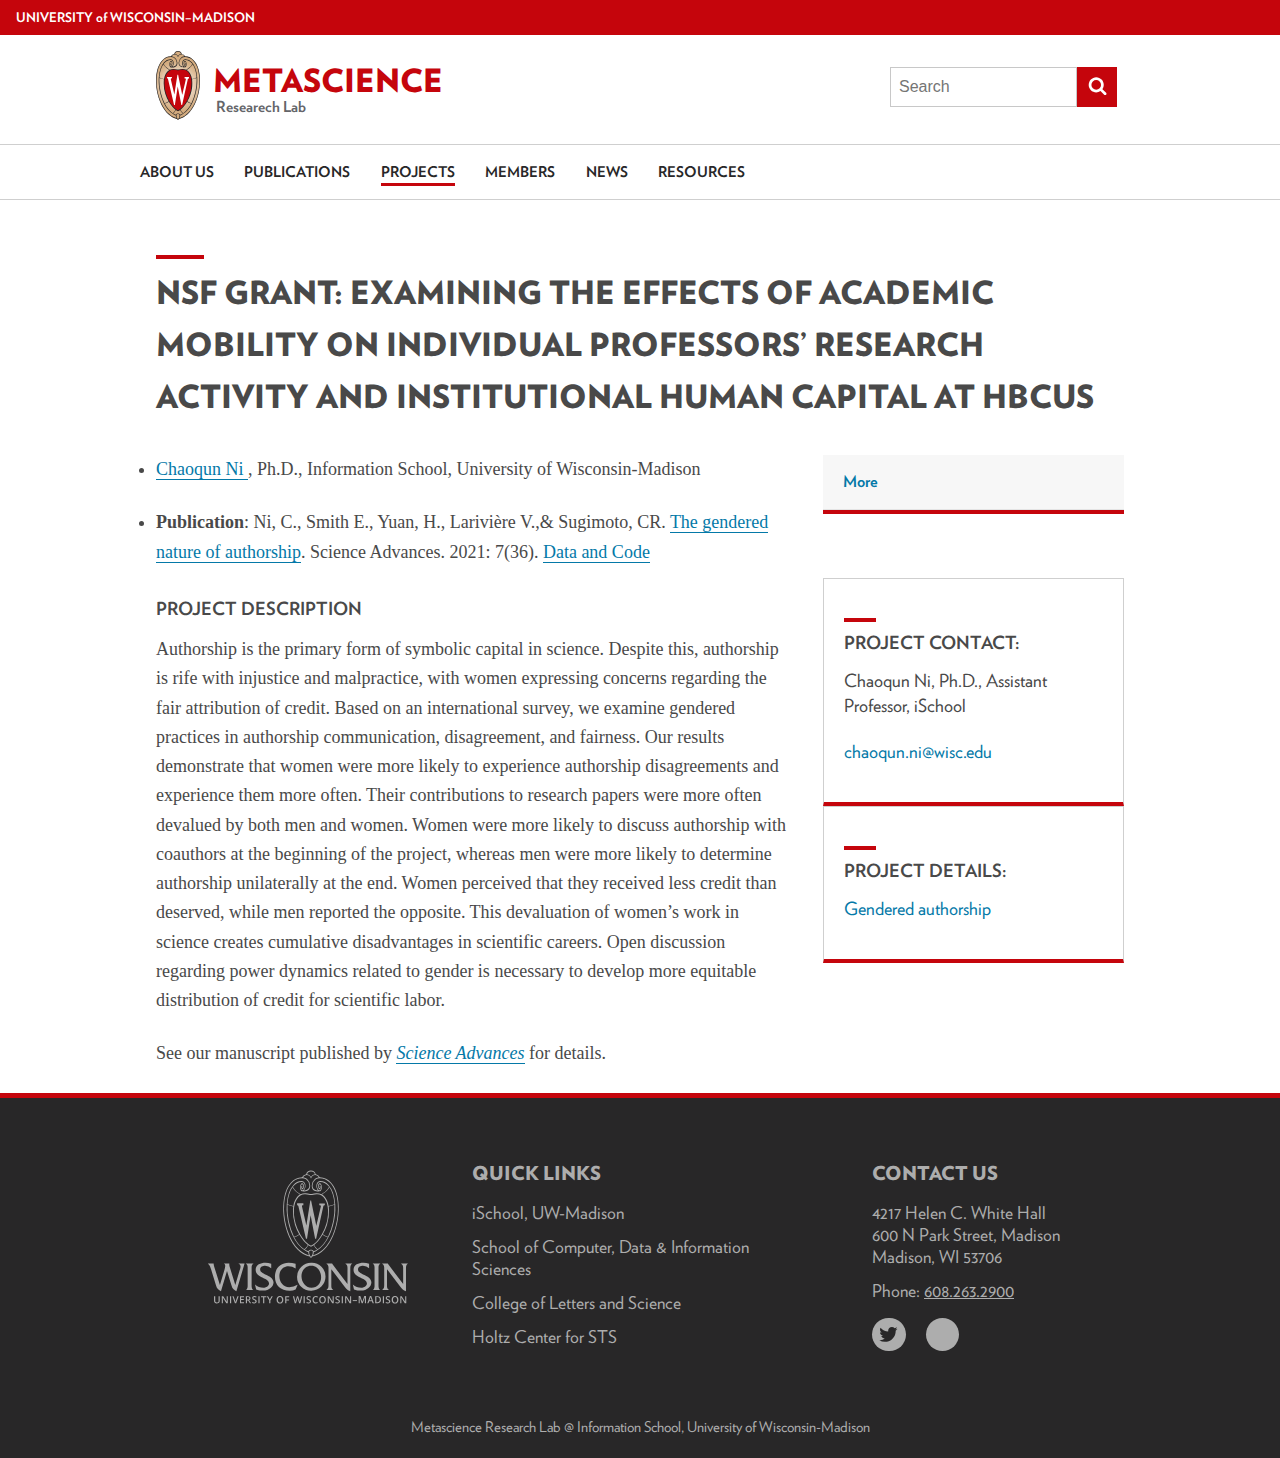
<file: authorship.html>
<!DOCTYPE html>
<html lang="en-US" class="no-js">

<head>
    <meta charset="utf-8">
    <title>
        UW Style Sample Page
    </title>
    <meta name="viewport" content="width=device-width, initial-scale=1">
    <link rel="apple-touch-icon" sizes="180x180" href="images/favicons/apple-touch-icon.png">
    <link rel="icon" type="image/png" sizes="32x32" href="images/favicons/favicon-32x32.png">
    <link rel="icon" type="image/png" sizes="16x16" href="images/favicons/favicon-16x16.png">
    <link rel="manifest" href="site.webmanifest">
    <link rel="mask-icon" href="images/favicons/safari-pinned-tab.svg" color="#c5050c">
    <link rel="shortcut icon" href="favicon.ico">
    <meta name="msapplication-TileColor" content="#c5050c">
    <meta name="msapplication-config" content="browserconfig.xml">
    <meta name="theme-color" content="#ffffff">
    <link rel="stylesheet" href="fonts/uw160/fonts.0.0.1.css">
    <link rel="stylesheet" href="css/uw-style.css?version=2.3.1">
    <link rel="stylesheet" href="css/exportStyle.css">
    <script>(function (H) { H.className = H.className.replace(/\bno-js\b/, '') })(document.documentElement)</script>
    <!-- HTML5 shim and Respond.js IE8 support of HTML5 elements and media queries -->
    <!--[if lt IE 9]>
      <script src="https://oss.maxcdn.com/libs/html5shiv/3.7.0/html5shiv.js"></script>
      <script src="https://oss.maxcdn.com/libs/respond.js/1.4.2/respond.min.js"></script>
    <![endif]-->
</head>

<body>
    <a class="uw-show-on-focus" href="#main" id="uw-skip-link">Skip to main content</a>
    <!-- UW navbar -->
    <div class="uw-global-bar" role="navigation">
        <a class="uw-global-name-link" href="http://www.wisc.edu" aria-label="University home page">U<span>niversity
                <span class="uw-of">of</span> </span>W<span>isconsin</span>–Madison</a>
    </div>

    <!-- branding header -->
     <header id="branding" class="uw-header uw-has-search">
        <div class="uw-header-container">
            <div class="uw-header-crest-title">
                <div class="uw-header-crest">
                    <a href="http://www.wisc.edu"><img class="uw-crest-svg" src="images/uw-crest.svg"
                            alt="Link to University of Wisconsin-Madison home page"></a>
                </div>
                <div class="uw-title-tagline">
                    <h1 id="site-title" class="uw-site-title">
                        <a href="" rel="home">Metascience</a>
                    </h1>
                    <div id="site-description" class="uw-site-tagline">Researech Lab</div>
                </div>
            </div>
            <div class="uw-header-search">
                <form role="search" method="get" action="" class="uw-search-form form-inline collapse">
                    <label for="s" class="uw-show-for-sr-only">Search this site</label>
                    <input type="text" class="uw-search-input" placeholder="Search" name="s" id="s" value="">
                    <button class="unstyle uw-search-submit" type="submit">
                        <svg aria-hidden="true" role="presentation">
                            <use xmlns:xlink="http://www.w3.org/1999/xlink" xlink:href="#uw-symbol-search"></use>
                        </svg>
                        <span class="uw-show-for-sr-only">Submit search</span>
                    </button>
                </form>
            </div>
        </div>
    </header>

    <!-- Mobile menu button -->
    <button class="uw-mobile-menu-button-bar uw-mobile-menu-button-bar-reversed uw-is-closed " data-menu="uw-top-menus"
        aria-label="Open menu" aria-expanded="false" aria-controls="uw-top-menus">Menu<svg aria-hidden="true"
            focusable="false">
            <use xmlns:xlink="http://www.w3.org/1999/xlink" xlink:href="#uw-symbol-menu"></use>
        </svg><svg aria-hidden="true" focusable="false">
            <use xmlns:xlink="http://www.w3.org/1999/xlink" xlink:href="#uw-symbol-close"></use>
        </svg></button>

    <!-- Main and secondary nav menus -->
    <div id="uw-top-menus" class="uw-is-visible uw-horizontal" aria-hidden="false">
        <div class="uw-main-nav">
            <nav class="uw-nav-menu uw-nav-menu-reverse" aria-label="Main Menu">
                <ul id="uw-main-nav">
                    
                    <li>
                        <a href="index.html" aria-current="page">About us</a>
                    </li>
                    <li>
                        <a href="publications.html" aria-current="page">publications</a>
                    </li>
                    <li class="current-menu-item">
                        <a href="projects.html" aria-current="page">projects</a>
                    </li>
                    <li>
                        <a href="members.html" aria-current="page">members</a>
                    </li>
                    <li>
                        <a href="news.html" aria-current="page">News</a>
                    </li>
                    <li>
                        <a href="resources.html" aria-current="page">resources</a>
                    </li>
                </ul>
            </nav>
        </div>
        <div class="uw-secondary-nav">
            <nav class="uw-nav-menu uw-nav-menu-secondary" aria-label="Secondary Menu">
               <!--  <ul>
                    <li id="menu-news" class="uw-dropdown">
                        <a href="http://news.wisc.edu" aria-haspopup="true" aria-expanded="false">
                            News<svg aria-hidden="true" class="uw-caret" focusable="false">
                                <use xmlns:xlink="http://www.w3.org/1999/xlink" xlink:href="#uw-symbol-caret-down">
                                </use>
                            </svg><svg aria-hidden="true" class="uw-caret" focusable="false">
                                <use xmlns:xlink="http://www.w3.org/1999/xlink" xlink:href="#uw-symbol-caret-up"></use>
                            </svg>
                        </a>
                        <ul aria-hidden="true" aria-label="News submenu" class="uw-child-menu">
                            <li>
                                <a href="http://localhost:8001/about/">About</a>
                            </li>
                            <li>
                                <a href="http://localhost:8001/contact-us/our-location/">Our Location</a>
                            </li>
                            <li>
                                <a href="http://localhost:8001/news/">News</a>
                            </li>
                        </ul>
                    </li>
                    <li>
                        <a href="http://today.wisc.edu">Calendar</a>
                    </li>
                    <li>
                        <a href="http://map.wisc.edu">Map</a>
                    </li>
                </ul>-->
            </nav>
        </div>
    </div>

    <!-- main content -->
    <main id="main">

        <!-- Page title -->
        <div class="uw-row-full uw-row-page-title">
            <div class="uw-row">
                <div class="uw-col">
                    <h1 class="uw-mini-bar">
                        NSF grant: Examining the effects of academic mobility on individual professors’ research
                        activity and institutional human capital at HBCUs
                    </h1>
                </div>
            </div>
        </div>

        <!-- Page content -->
        <div class="uw-full-row">
            <div class="uw-row">

                <!-- Body content -->
                <div class="uw-col uw-body">
                    <li> <a href="https://chaoqunni.github.io/"
                            target="_blank">Chaoqun Ni </a>, Ph.D., Information School, University of Wisconsin-Madison </li>
                    <li> <b>Publication</b>:  
                    Ni, C., Smith E., Yuan, H., Larivière V.,&amp; Sugimoto, CR. <a
                            href="https://www.science.org/doi/10.1126/sciadv.abe4639" target="_blank">The gendered
                            nature of authorship</a>. Science Advances. 2021: 7(36). <a
                            href="https://github.com/UWMadisonMetaScience/gendered_authorship" target="_blank">Data and Code</a> </li>
                    
                    <h3> Project Description</h3>
                    <p class="text text-large">Authorship is the primary form of symbolic capital in science. Despite this, authorship is rife with injustice and malpractice, with women expressing concerns regarding the fair attribution of credit. Based on an international survey, we examine gendered practices in authorship communication, disagreement, and fairness. Our results demonstrate that women were more likely to experience authorship disagreements and experience them more often. Their contributions to research papers were more often devalued by both men and women. Women were more likely to discuss authorship with coauthors at the beginning of the project, whereas men were more likely to determine authorship unilaterally at the end. Women perceived that they received less credit than deserved, while men reported the opposite. This devaluation of women’s work in science creates cumulative disadvantages in scientific careers. Open discussion regarding power dynamics related to gender is necessary to develop more equitable distribution of credit for scientific labor.</p>
                    <p> See our manuscript published by <i><a href="https://www.science.org/doi/10.1126/sciadv.abe4639"  target="_blank">Science Advances</a></i> for details. </p>

                </div>

                <!-- Sidebar content -->
                <aside class="uw-col uw-sidebar">
                    <button class="uw-button-unstyle uw-side-nav-button"><svg aria-hidden="true" focusable="false">
                            <use xmlns:xlink="http://www.w3.org/1999/xlink" xlink:href="#uw-symbol-caret-down"></use>
                        </svg> Select a section…</button>

                    <!-- Sidebar nav -->
                    <div class="uw-side-nav">
                        <ul>
                            <li class="uw-current-menu-item"><a href="#">More</a></li>
                        </ul>
                    </div>

                    <!-- Sidbar callout box -->
                    <div class="uw-sidebar-box">
                        <h3>Project contact:</h3>

                        <p>Chaoqun Ni, Ph.D., Assistant Professor, iSchool</p>

                        <p><a href="mailto:chaoqun.ni@wisc.edu">chaoqun.ni@wisc.edu</a></p>

                    </div>
                    <div class="uw-sidebar-box">
                        <h3>Project details:</h3>

                        <p><a href="https://https://github.com/UWMadisonMetaScience/gendered_authorship" target="_blank">Gendered authorship</a></p>

                    </div>

                </aside>
            </div>
        </div>
    </main>

    <footer id="colophon" class="uw-footer">
        <div class="uw-footer-content">
          <div class="uw-logo">
            <a href="http://www.wisc.edu" aria-label="Link to main university website">
              <svg aria-hidden="true" focusable="false">
                <use xmlns:xlink="http://www.w3.org/1999/xlink" xlink:href="#uw-symbol-crest-footer"></use>
              </svg>
            </a>
          </div>
          <!--<div class="uw-footer-menu" role="complementary">
            <h3 class="uw-footer-header">Partners</h3>
            <ul>
              <li><a href="https://students.wisc.edu/">Division of Student Life</a></li>
                <li><a href="http://provost.wisc.edu/climate.htm">Division of Diversity, Equity &amp; Educational Achievement</a></li>
                <li><a href="https://chancellor.wisc.edu/">Office of the Chancellor</a></li>
                <li><a href="https://universityrelations.wisc.edu/">University Relations</a></li>
                <li><a href="https://msc.wisc.edu/">Multicultural Student Center</a></li>
                <li><a href="http://www.oed.wisc.edu/">Office for Equity and Diversity</a></li> 
            </ul>
          </div>-->
          <div class="uw-footer-menu" role="complementary">
            <h3 class="uw-footer-header">Quick Links</h3>
            <ul>
                <li><a href="https://ischool.wisc.edu/" target="_blank">iSchool, UW-Madison</a></li>
                <li><a href="https://cdis.wisc.edu/" target="_blank">School of Computer, Data & Information Sciences</a></li>
                <li><a href="https://ls.wisc.edu/" target="_blank">College of Letters and Science</a></li>
                <li><a href="https://sts.wisc.edu/" target="_blank">Holtz Center for STS</a></li>

              <!-- <li><a href="http://www.wisc.edu/accessibility/">Accessibility</a></li>
                <li><a href="https://diversity.wisc.edu/">Diversity</a></li>
                <li><a href="http://www.wisc.edu/governance/">Governance</a></li>
                <li><a href="http://www.wisc.edu/policies/">Policies</a></li>
                <li><a href="http://uwpd.wisc.edu/">Safety</a></li>
                <li><a href="http://www.oed.wisc.edu/title-ix.htm">Title IX</a></li> -->
            </ul>
          </div>
    
          <div class="uw-footer-contact">
            <h3 class="uw-footer-header">Contact Us</h3>
            <ul class="uw-contact-list">
                <li class="uw-contact-item"> 4217 Helen C. White Hall <br>
                    600 N Park Street, Madison<br>
                  Madison, WI 53706</li>
                  <li class="uw-contact-item">Phone: <a href="tel:6608.263.2900">608.263.2900</a></li>



              <!-- <li class="uw-contact-item">Email: <a href="mailto:email@wisc.edu">email@wisc.edu</a></li>
                <li class="uw-contact-item">Phone: <a href="tel:608-555-5555">608-555-5555</a></li> -->
              <li>
                <ul class="uw-social-icons">
                 <li id="uw-icon-twitter" class="uw-social-icon">
                      <a aria-label="twitter" href="https://twitter.com/research_uw" target="_blank"><svg aria-hidden="true" focusable="false"><use xmlns:xlink="http://www.w3.org/1999/xlink" xlink:href="#uw-symbol-twitter"></use></svg></a>
                    </li>
                    <li id="uw-icon-github" class="uw-social-icon">
                      <a aria-label="github" href="https://github.com/MetascienceLab" target="_blank"><svg aria-hidden="true" focusable="false"><use xmlns:xlink="http://www.w3.org/1999/xlink" xlink:href="#uw-symbol-github"></use></svg></a>
                    </li>
                    <!--  <li id="uw-icon-instagram" class="uw-social-icon">
                      <a aria-label="instagram" href="https://www.instagram.com"><svg aria-hidden="true" focusable="false"><use xmlns:xlink="http://www.w3.org/1999/xlink" xlink:href="#uw-symbol-instagram"></use></svg></a>
                    </li>
                    <li id="uw-icon-facebook" class="uw-social-icon">
                      <a aria-label="facebook" href="https://facebook.com/"><svg aria-hidden="true" focusable="false"><use xmlns:xlink="http://www.w3.org/1999/xlink" xlink:href="#uw-symbol-facebook"></use></svg></a>
                    </li> -->
                </ul>
              </li>
            </ul>
          </div>
        </div>
    
        <div class="uw-copyright">
          <p>Metascience Research Lab @ Information School, University of Wisconsin-Madison</p>
        </div>
      </footer>
    <div class="uw-overlay"></div>
    <svg aria-hidden="true" style="display: inline; height: 0; position: absolute;"
        xmlns:xlink="http://www.w3.org/1999/xlink">
        <title>Site icons</title>
        <defs>
            <symbol id="uw-symbol-more" viewBox="0,0,1792,1792">
                <title id="title">More</title>
                <path
                    d="M979 960q0 13-10 23l-466 466q-10 10-23 10t-23-10l-50-50q-10-10-10-23t10-23l393-393-393-393q-10-10-10-23t10-23l50-50q10-10 23-10t23 10l466 466q10 10 10 23zm384 0q0 13-10 23l-466 466q-10 10-23 10t-23-10l-50-50q-10-10-10-23t10-23l393-393-393-393q-10-10-10-23t10-23l50-50q10-10 23-10t23 10l466 466q10 10 10 23z">
                </path>
            </symbol>
            <symbol id="uw-symbol-menu" viewBox="0 0 1024 1024">
                <title id="svg-menu">open menu</title>
                <path class="path1" d="M128 256h768v86h-768v-86zM128 554v-84h768v84h-768zM128 768v-86h768v86h-768z">
                </path>
            </symbol>
            <symbol id="uw-symbol-close" viewBox="0 0 805 1024">
                <title>close</title>
                <path class="path1"
                    d="M741.714 755.429q0 22.857-16 38.857l-77.714 77.714q-16 16-38.857 16t-38.857-16l-168-168-168 168q-16 16-38.857 16t-38.857-16l-77.714-77.714q-16-16-16-38.857t16-38.857l168-168-168-168q-16-16-16-38.857t16-38.857l77.714-77.714q16-16 38.857-16t38.857 16l168 168 168-168q16-16 38.857-16t38.857 16l77.714 77.714q16 16 16 38.857t-16 38.857l-168 168 168 168q16 16 16 38.857z">
                </path>
            </symbol>
            <symbol id="uw-symbol-search" viewBox="0 0 951 1024">
                <title>search</title>
                <path class="path1"
                    d="M658.286 475.429q0-105.714-75.143-180.857t-180.857-75.143-180.857 75.143-75.143 180.857 75.143 180.857 180.857 75.143 180.857-75.143 75.143-180.857zM950.857 950.857q0 29.714-21.714 51.429t-51.429 21.714q-30.857 0-51.429-21.714l-196-195.429q-102.286 70.857-228 70.857-81.714 0-156.286-31.714t-128.571-85.714-85.714-128.571-31.714-156.286 31.714-156.286 85.714-128.571 128.571-85.714 156.286-31.714 156.286 31.714 128.571 85.714 85.714 128.571 31.714 156.286q0 125.714-70.857 228l196 196q21.143 21.143 21.143 51.429z">
                </path>
            </symbol>
            <symbol id="uw-symbol-search-gray" viewBox="0 0 951 1024">
                <title>search</title>
                <path class="path1"
                    d="M658.286 475.429q0-105.714-75.143-180.857t-180.857-75.143-180.857 75.143-75.143 180.857 75.143 180.857 180.857 75.143 180.857-75.143 75.143-180.857zM950.857 950.857q0 29.714-21.714 51.429t-51.429 21.714q-30.857 0-51.429-21.714l-196-195.429q-102.286 70.857-228 70.857-81.714 0-156.286-31.714t-128.571-85.714-85.714-128.571-31.714-156.286 31.714-156.286 85.714-128.571 128.571-85.714 156.286-31.714 156.286 31.714 128.571 85.714 85.714 128.571 31.714 156.286q0 125.714-70.857 228l196 196q21.143 21.143 21.143 51.429z">
                </path>
            </symbol>
            <symbol id="uw-symbol-search-in-blank" viewBox="0 0 951 1024">
                <title>search</title>
                <path class="path1"
                    d="M658.286 475.429q0-105.714-75.143-180.857t-180.857-75.143-180.857 75.143-75.143 180.857 75.143 180.857 180.857 75.143 180.857-75.143 75.143-180.857zM950.857 950.857q0 29.714-21.714 51.429t-51.429 21.714q-30.857 0-51.429-21.714l-196-195.429q-102.286 70.857-228 70.857-81.714 0-156.286-31.714t-128.571-85.714-85.714-128.571-31.714-156.286 31.714-156.286 85.714-128.571 128.571-85.714 156.286-31.714 156.286 31.714 128.571 85.714 85.714 128.571 31.714 156.286q0 125.714-70.857 228l196 196q21.143 21.143 21.143 51.429z">
                </path>
            </symbol>
            <symbol id="uw-symbol-envelope" viewBox="0 0 1024 1024">
                <title>envelope</title>
                <path class="path1"
                    d="M1024 405.714v453.714q0 37.714-26.857 64.571t-64.571 26.857h-841.143q-37.714 0-64.571-26.857t-26.857-64.571v-453.714q25.143 28 57.714 49.714 206.857 140.571 284 197.143 32.571 24 52.857 37.429t54 27.429 62.857 14h1.143q29.143 0 62.857-14t54-27.429 52.857-37.429q97.143-70.286 284.571-197.143 32.571-22.286 57.143-49.714zM1024 237.714q0 45.143-28 86.286t-69.714 70.286q-214.857 149.143-267.429 185.714-5.714 4-24.286 17.429t-30.857 21.714-29.714 18.571-32.857 15.429-28.571 5.143h-1.143q-13.143 0-28.571-5.143t-32.857-15.429-29.714-18.571-30.857-21.714-24.286-17.429q-52-36.571-149.714-104.286t-117.143-81.429q-35.429-24-66.857-66t-31.429-78q0-44.571 23.714-74.286t67.714-29.714h841.143q37.143 0 64.286 26.857t27.143 64.571z">
                </path>
            </symbol>
            <symbol id="uw-symbol-pinterest" class="uw-social-symbols" viewBox="0 0 731 1024">
                <title>pinterest-p</title>
                <path class="path1"
                    d="M0 341.143q0-61.714 21.429-116.286t59.143-95.143 86.857-70.286 105.714-44.571 115.429-14.857q90.286 0 168 38t126.286 110.571 48.571 164q0 54.857-10.857 107.429t-34.286 101.143-57.143 85.429-82.857 58.857-108 22q-38.857 0-77.143-18.286t-54.857-50.286q-5.714 22.286-16 64.286t-13.429 54.286-11.714 40.571-14.857 40.571-18.286 35.714-26.286 44.286-35.429 49.429l-8 2.857-5.143-5.714q-8.571-89.714-8.571-107.429 0-52.571 12.286-118t38-164.286 29.714-116q-18.286-37.143-18.286-96.571 0-47.429 29.714-89.143t75.429-41.714q34.857 0 54.286 23.143t19.429 58.571q0 37.714-25.143 109.143t-25.143 106.857q0 36 25.714 59.714t62.286 23.714q31.429 0 58.286-14.286t44.857-38.857 32-54.286 21.714-63.143 11.429-63.429 3.714-56.857q0-98.857-62.571-154t-163.143-55.143q-114.286 0-190.857 74t-76.571 187.714q0 25.143 7.143 48.571t15.429 37.143 15.429 26 7.143 17.429q0 16-8.571 41.714t-21.143 25.714q-1.143 0-9.714-1.714-29.143-8.571-51.714-32t-34.857-54-18.571-61.714-6.286-60.857z">
                </path>
            </symbol>
            <symbol id="uw-symbol-twitter" class="uw-social-symbols" viewBox="0 0 951 1024">
                <title>twitter</title>
                <path class="path1"
                    d="M925.714 233.143q-38.286 56-92.571 95.429 0.571 8 0.571 24 0 74.286-21.714 148.286t-66 142-105.429 120.286-147.429 83.429-184.571 31.143q-154.857 0-283.429-82.857 20 2.286 44.571 2.286 128.571 0 229.143-78.857-60-1.143-107.429-36.857t-65.143-91.143q18.857 2.857 34.857 2.857 24.571 0 48.571-6.286-64-13.143-106-63.714t-42-117.429v-2.286q38.857 21.714 83.429 23.429-37.714-25.143-60-65.714t-22.286-88q0-50.286 25.143-93.143 69.143 85.143 168.286 136.286t212.286 56.857q-4.571-21.714-4.571-42.286 0-76.571 54-130.571t130.571-54q80 0 134.857 58.286 62.286-12 117.143-44.571-21.143 65.714-81.143 101.714 53.143-5.714 106.286-28.571z">
                </path>
            </symbol>
            <symbol id="uw-symbol-youtube" class="uw-social-symbols" viewBox="0 0 878 1024">
                <title>youtube</title>
                <path class="path1"
                    d="M554.857 710.857v120.571q0 38.286-22.286 38.286-13.143 0-25.714-12.571v-172q12.571-12.571 25.714-12.571 22.286 0 22.286 38.286zM748 711.429v26.286h-51.429v-26.286q0-38.857 25.714-38.857t25.714 38.857zM196 586.857h61.143v-53.714h-178.286v53.714h60v325.143h57.143v-325.143zM360.571 912h50.857v-282.286h-50.857v216q-17.143 24-32.571 24-10.286 0-12-12-0.571-1.714-0.571-20v-208h-50.857v223.429q0 28 4.571 41.714 6.857 21.143 33.143 21.143 27.429 0 58.286-34.857v30.857zM605.714 827.429v-112.571q0-41.714-5.143-56.571-9.714-32-40.571-32-28.571 0-53.143 30.857v-124h-50.857v378.857h50.857v-27.429q25.714 31.429 53.143 31.429 30.857 0 40.571-31.429 5.143-15.429 5.143-57.143zM798.857 821.714v-7.429h-52q0 29.143-1.143 34.857-4 20.571-22.857 20.571-26.286 0-26.286-39.429v-49.714h102.286v-58.857q0-45.143-15.429-66.286-22.286-29.143-60.571-29.143-38.857 0-61.143 29.143-16 21.143-16 66.286v98.857q0 45.143 16.571 66.286 22.286 29.143 61.714 29.143 41.143 0 61.714-30.286 10.286-15.429 12-30.857 1.143-5.143 1.143-33.143zM451.429 300v-120q0-39.429-24.571-39.429t-24.571 39.429v120q0 40 24.571 40t24.571-40zM862.286 729.143q0 133.714-14.857 200-8 33.714-33.143 56.571t-58.286 26.286q-105.143 12-317.143 12t-317.143-12q-33.143-3.429-58.571-26.286t-32.857-56.571q-14.857-64-14.857-200 0-133.714 14.857-200 8-33.714 33.143-56.571t58.857-26.857q104.571-11.429 316.571-11.429t317.143 11.429q33.143 4 58.571 26.857t32.857 56.571q14.857 64 14.857 200zM292 0h58.286l-69.143 228v154.857h-57.143v-154.857q-8-42.286-34.857-121.143-21.143-58.857-37.143-106.857h60.571l40.571 150.286zM503.429 190.286v100q0 46.286-16 67.429-21.143 29.143-60.571 29.143-38.286 0-60-29.143-16-21.714-16-67.429v-100q0-45.714 16-66.857 21.714-29.143 60-29.143 39.429 0 60.571 29.143 16 21.143 16 66.857zM694.857 97.714v285.143h-52v-31.429q-30.286 35.429-58.857 35.429-26.286 0-33.714-21.143-4.571-13.714-4.571-42.857v-225.143h52v209.714q0 18.857 0.571 20 1.714 12.571 12 12.571 15.429 0 32.571-24.571v-217.714h52z">
                </path>
            </symbol>
            <symbol id="uw-symbol-facebook" class="uw-social-symbols" viewBox="0 0 602 1024">
                <title>facebook</title>
                <path class="path1"
                    d="M548 6.857v150.857h-89.714q-49.143 0-66.286 20.571t-17.143 61.714v108h167.429l-22.286 169.143h-145.143v433.714h-174.857v-433.714h-145.714v-169.143h145.714v-124.571q0-106.286 59.429-164.857t158.286-58.571q84 0 130.286 6.857z">
                </path>
            </symbol>
            <symbol id="uw-symbol-instagram" class="uw-social-symbols" viewBox="0 0 878 1024">
                <title>instagram</title>
                <path class="path1"
                    d="M778.286 814.857v-370.286h-77.143q11.429 36 11.429 74.857 0 72-36.571 132.857t-99.429 96.286-137.143 35.429q-112.571 0-192.571-77.429t-80-187.143q0-38.857 11.429-74.857h-80.571v370.286q0 14.857 10 24.857t24.857 10h610.857q14.286 0 24.571-10t10.286-24.857zM616 510.286q0-70.857-51.714-120.857t-124.857-50q-72.571 0-124.286 50t-51.714 120.857 51.714 120.857 124.286 50q73.143 0 124.857-50t51.714-120.857zM778.286 304.571v-94.286q0-16-11.429-27.714t-28-11.714h-99.429q-16.571 0-28 11.714t-11.429 27.714v94.286q0 16.571 11.429 28t28 11.429h99.429q16.571 0 28-11.429t11.429-28zM877.714 185.714v652.571q0 46.286-33.143 79.429t-79.429 33.143h-652.571q-46.286 0-79.429-33.143t-33.143-79.429v-652.571q0-46.286 33.143-79.429t79.429-33.143h652.571q46.286 0 79.429 33.143t33.143 79.429z">
                </path>
            </symbol>
            <symbol id="uw-symbol-caret-up" viewBox="0 0 1792 1792">
                <title>Collapse</title>
                <path
                    d="M1395 1184q0 13-10 23l-50 50q-10 10-23 10t-23-10l-393-393-393 393q-10 10-23 10t-23-10l-50-50q-10-10-10-23t10-23l466-466q10-10 23-10t23 10l466 466q10 10 10 23z">
                </path>
            </symbol>
            <symbol id="uw-symbol-caret-down" viewBox="0 0 1792 1792">
                <title>Expand</title>
                <path
                    d="M1395 736q0 13-10 23l-466 466q-10 10-23 10t-23-10l-466-466q-10-10-10-23t10-23l50-50q10-10 23-10t23 10l393 393 393-393q10-10 23-10t23 10l50 50q10 10 10 23z">
                </path>
            </symbol>
            <symbol id="uw-symbol-chevron-right" viewBox="0 0 695 1024">
                <title id="svg-next-slide">next slide</title>
                <path class="path1"
                    d="M632.571 501.143l-424 424q-10.857 10.857-25.714 10.857t-25.714-10.857l-94.857-94.857q-10.857-10.857-10.857-25.714t10.857-25.714l303.429-303.429-303.429-303.429q-10.857-10.857-10.857-25.714t10.857-25.714l94.857-94.857q10.857-10.857 25.714-10.857t25.714 10.857l424 424q10.857 10.857 10.857 25.714t-10.857 25.714z">
                </path>
            </symbol>
            <symbol id="uw-symbol-chevron-left" viewBox="0 0 768 1024">
                <title id="svg-previous">previous slide</title>
                <path class="path1"
                    d="M669.143 172l-303.429 303.429 303.429 303.429q10.857 10.857 10.857 25.714t-10.857 25.714l-94.857 94.857q-10.857 10.857-25.714 10.857t-25.714-10.857l-424-424q-10.857-10.857-10.857-25.714t10.857-25.714l424-424q10.857-10.857 25.714-10.857t25.714 10.857l94.857 94.857q10.857 10.857 10.857 25.714t-10.857 25.714z">
                </path>
            </symbol>
            <symbol id="uw-symbol-crest-footer" viewBox="0 0 200 132.78">
                <title id="svg-crest-footer">Footer Crest</title>
                <path
                    d="M31.65,93.63c3,1.09,1.75,4.35,1,6.65L28.31,115l-5.4-17.44a8.47,8.47,0,0,1-.58-4.07H16.85v0.12c2.14,1.13,1.36,3.75.62,6.2l-4.55,15.31L7.14,96.41a7.23,7.23,0,0,1-.47-2.9H1v0.12c1.94,1.37,2.53,4,3.23,6.2l4.58,14.86c1.28,4.15,1.63,3.87,5.16,6.53L20,100.88l4.27,13.86c1.29,4.15,1.56,3.95,5.13,6.49l8.19-27.71h-6v0.12Z"
                    transform="translate(-1 -0.61)" />
                <path
                    d="M38.95,93.63c2,0.77,1.71,3.71,1.71,5.56v15.18c0,1.81.23,4.8-1.71,5.52V120h7.38v-0.12c-1.94-.77-1.71-3.71-1.71-5.52V99.19c0-1.81-.23-4.79,1.71-5.56V93.51H38.95v0.12Z"
                    transform="translate(-1 -0.61)" />
                <path
                    d="M53.12,99.43c0-2.78,2.8-3.67,5-3.67a8.68,8.68,0,0,1,6.1,2.54V93.75a18.9,18.9,0,0,0-5.79-.89c-4.74,0-9.75,1.94-9.75,7,0,8.54,13.36,7.41,13.36,13.7,0,2.82-3.34,4.19-5.55,4.19A13.17,13.17,0,0,1,48,114.41l1.13,5a19.44,19.44,0,0,0,7,1.21c6.06,0,10.41-4,10.41-8.34C66.49,104.87,53.12,104.95,53.12,99.43Z"
                    transform="translate(-1 -0.61)" />
                <path
                    d="M82.23,117.32c-6,0-9.87-5.28-9.87-11.2s3.73-9.91,9.09-9.91a13.15,13.15,0,0,1,7.19,2.3V93.87a30,30,0,0,0-7.07-1c-8,0-13.64,5.52-13.64,13.86,0,8.62,5.67,13.94,14.84,13.94a13.31,13.31,0,0,0,5.86-1.21l2-4.67H90.5A16.7,16.7,0,0,1,82.23,117.32Z"
                    transform="translate(-1 -0.61)" />
                <path
                    d="M104.63,92.83a14,14,0,0,0-14.57,13.85,13.83,13.83,0,0,0,14.18,14,14.09,14.09,0,0,0,14.29-14.18A13.63,13.63,0,0,0,104.63,92.83Zm-0.19,24.93c-6.1,0-9.95-5.8-9.95-11.44,0-6.08,3.85-10.59,9.87-10.59s9.75,5.68,9.75,11.56S110.34,117.75,104.44,117.75Z"
                    transform="translate(-1 -0.61)" />
                <path
                    d="M138.49,93.63c2.06,1.21,2,2.82,2,5.08V114L126.29,95.36l-0.55-.81a2.48,2.48,0,0,1-.58-1v0H119.5v0.12c2,1.21,2,2.82,2,5.08v16.07c0,2.25,0,3.86-2.06,5.11V120h6.88v-0.12c-2.06-1.25-2-2.86-2-5.11V99.19l13.32,17.52c1.71,2.3,2.91,3.63,5.67,4.6V98.7c0-2.25,0-3.87,2-5.08V93.51h-6.84v0.12Z"
                    transform="translate(-1 -0.61)" />
                <path
                    d="M151,99.43c0-2.78,2.8-3.67,5-3.67a8.68,8.68,0,0,1,6.1,2.54V93.75a18.86,18.86,0,0,0-5.79-.89c-4.73,0-9.75,1.94-9.75,7,0,8.54,13.36,7.41,13.36,13.7,0,2.82-3.34,4.19-5.56,4.19a13.18,13.18,0,0,1-8.51-3.34l1.13,5a19.46,19.46,0,0,0,7,1.21c6.06,0,10.41-4,10.41-8.34C164.37,104.87,151,104.95,151,99.43Z"
                    transform="translate(-1 -0.61)" />
                <path
                    d="M165.84,93.63c2,0.77,1.71,3.71,1.71,5.56v15.18c0,1.81.24,4.8-1.71,5.52V120h7.38v-0.12c-1.94-.77-1.71-3.71-1.71-5.52V99.19c0-1.81-.24-4.79,1.71-5.56V93.51h-7.38v0.12Z"
                    transform="translate(-1 -0.61)" />
                <path
                    d="M194.16,93.51v0.12c2.06,1.21,2,2.82,2,5.08V114L182,95.36l-0.55-.81a2.6,2.6,0,0,1-.58-1v0h-5.67v0.12c2,1.21,2,2.82,2,5.08v16.07c0,2.25,0,3.86-2.06,5.11V120H182v-0.12c-2.06-1.25-2-2.86-2-5.11V99.19l13.32,17.52c1.71,2.3,2.92,3.63,5.67,4.6V98.7c0-2.25,0-3.87,2-5.08V93.51h-6.84Z"
                    transform="translate(-1 -0.61)" />
                <path
                    d="M12.72,126.16v4.62a2.75,2.75,0,0,1-.34,1.38,2.27,2.27,0,0,1-1,.91,3.4,3.4,0,0,1-1.54.32,2.87,2.87,0,0,1-2.07-.7,2.55,2.55,0,0,1-.74-1.93v-4.6H8.24v4.52a1.81,1.81,0,0,0,.41,1.3,1.69,1.69,0,0,0,1.26.42,1.5,1.5,0,0,0,1.65-1.73v-4.51h1.17Z"
                    transform="translate(-1 -0.61)" />
                <path
                    d="M20.74,133.29H19.31l-3.51-5.69h0l0,0.32q0.07,0.91.07,1.66v3.71H14.79v-7.14h1.42l3.5,5.66h0c0-.08,0-0.35,0-0.82s0-.84,0-1.1v-3.74h1.07v7.14Z"
                    transform="translate(-1 -0.61)" />
                <path d="M23,133.29v-7.14h1.17v7.14H23Z" transform="translate(-1 -0.61)" />
                <path
                    d="M30.42,126.16h1.21l-2.5,7.14H27.9l-2.49-7.14h1.2l1.49,4.44c0.08,0.21.16,0.48,0.25,0.82s0.14,0.58.17,0.75c0-.25.11-0.53,0.2-0.86s0.16-.57.21-0.72Z"
                    transform="translate(-1 -0.61)" />
                <path d="M37,133.29h-4v-7.14h4v1H34.08v1.94h2.69v1H34.08v2.24H37v1Z" transform="translate(-1 -0.61)" />
                <path
                    d="M40,130.44v2.85H38.84v-7.14h2a3.32,3.32,0,0,1,2,.52,1.86,1.86,0,0,1,.66,1.56,2,2,0,0,1-1.39,1.9l2,3.16H42.86l-1.71-2.85H40Zm0-1h0.81a1.85,1.85,0,0,0,1.18-.3,1.1,1.1,0,0,0,.37-0.9,1,1,0,0,0-.4-0.87,2.17,2.17,0,0,0-1.19-.26H40v2.33Z"
                    transform="translate(-1 -0.61)" />
                <path
                    d="M49.68,131.36a1.8,1.8,0,0,1-.69,1.49,3,3,0,0,1-1.9.54,4.53,4.53,0,0,1-2-.38v-1.1a5.34,5.34,0,0,0,1,.36,4.39,4.39,0,0,0,1,.13,1.62,1.62,0,0,0,1-.26,0.86,0.86,0,0,0,.33-0.71,0.89,0.89,0,0,0-.3-0.68A4.57,4.57,0,0,0,47,130.1a3.31,3.31,0,0,1-1.38-.9,1.91,1.91,0,0,1-.4-1.22,1.71,1.71,0,0,1,.63-1.41,2.63,2.63,0,0,1,1.7-.51,5,5,0,0,1,2,.45l-0.37,1a4.47,4.47,0,0,0-1.7-.4,1.31,1.31,0,0,0-.86.25,0.81,0.81,0,0,0-.29.65,0.92,0.92,0,0,0,.12.48,1.2,1.2,0,0,0,.39.37,6.52,6.52,0,0,0,1,.46,5.31,5.31,0,0,1,1.15.61,1.8,1.8,0,0,1,.54.64A1.93,1.93,0,0,1,49.68,131.36Z"
                    transform="translate(-1 -0.61)" />
                <path d="M51.41,133.29v-7.14h1.17v7.14H51.41Z" transform="translate(-1 -0.61)" />
                <path d="M57.26,133.29H56.1v-6.14H54v-1h5.37v1h-2.1v6.14Z" transform="translate(-1 -0.61)" />
                <path d="M62.81,129.41l1.69-3.26h1.27l-2.38,4.37v2.77H62.22v-2.73l-2.37-4.41h1.27Z"
                    transform="translate(-1 -0.61)" />
                <path
                    d="M76.33,129.71a3.9,3.9,0,0,1-.87,2.71,3.66,3.66,0,0,1-5,0,3.93,3.93,0,0,1-.87-2.73,3.86,3.86,0,0,1,.87-2.71A3.21,3.21,0,0,1,73,126a3.14,3.14,0,0,1,2.46,1A3.9,3.9,0,0,1,76.33,129.71Zm-5.45,0a3.19,3.19,0,0,0,.53,2,2.16,2.16,0,0,0,3.15,0,4.05,4.05,0,0,0,0-4A1.86,1.86,0,0,0,73,127a1.9,1.9,0,0,0-1.58.68A3.18,3.18,0,0,0,70.88,129.71Z"
                    transform="translate(-1 -0.61)" />
                <path d="M79.36,133.29H78.2v-7.14h4v1H79.36v2.23h2.69v1H79.36v2.93Z" transform="translate(-1 -0.61)" />
                <path
                    d="M93.39,133.29H92.12L90.91,129c-0.05-.19-0.12-0.45-0.2-0.8s-0.12-.59-0.14-0.73q0,0.31-.16.81c-0.07.33-.13,0.58-0.18,0.74L89,133.29H87.78l-0.92-3.57-0.94-3.56h1.19l1,4.16q0.24,1,.34,1.77c0-.28.09-0.59,0.16-0.93s0.14-.62.2-0.83L90,126.16h1.16l1.19,4.19a15.38,15.38,0,0,1,.36,1.74,12.74,12.74,0,0,1,.35-1.78l1-4.15h1.18Z"
                    transform="translate(-1 -0.61)" />
                <path d="M96.6,133.29v-7.14h1.17v7.14H96.6Z" transform="translate(-1 -0.61)" />
                <path
                    d="M104.11,131.36a1.8,1.8,0,0,1-.69,1.49,3,3,0,0,1-1.9.54,4.53,4.53,0,0,1-2-.38v-1.1a5.4,5.4,0,0,0,1,.36,4.42,4.42,0,0,0,1,.13,1.63,1.63,0,0,0,1-.26,0.86,0.86,0,0,0,.33-0.71,0.89,0.89,0,0,0-.3-0.68,4.59,4.59,0,0,0-1.25-.66,3.29,3.29,0,0,1-1.38-.9,1.91,1.91,0,0,1-.4-1.22,1.71,1.71,0,0,1,.63-1.41,2.63,2.63,0,0,1,1.7-.51,5,5,0,0,1,2,.45l-0.37,1a4.47,4.47,0,0,0-1.7-.4,1.31,1.31,0,0,0-.86.25,0.81,0.81,0,0,0-.29.65,0.92,0.92,0,0,0,.12.48,1.2,1.2,0,0,0,.39.37,6.43,6.43,0,0,0,1,.46,5.31,5.31,0,0,1,1.15.61,1.81,1.81,0,0,1,.54.64A1.93,1.93,0,0,1,104.11,131.36Z"
                    transform="translate(-1 -0.61)" />
                <path
                    d="M108.87,127.05a1.92,1.92,0,0,0-1.58.71,3.75,3.75,0,0,0,0,4,2,2,0,0,0,1.61.67,4.26,4.26,0,0,0,.88-0.09c0.28-.06.58-0.14,0.88-0.23v1a5.34,5.34,0,0,1-1.9.32,3,3,0,0,1-2.41-.95,4,4,0,0,1-.84-2.72,4.4,4.4,0,0,1,.41-1.95,2.92,2.92,0,0,1,1.18-1.28,3.58,3.58,0,0,1,1.81-.44,4.5,4.5,0,0,1,2,.46l-0.42,1a6.37,6.37,0,0,0-.77-0.3A2.75,2.75,0,0,0,108.87,127.05Z"
                    transform="translate(-1 -0.61)" />
                <path
                    d="M118.85,129.71a3.9,3.9,0,0,1-.87,2.71,3.15,3.15,0,0,1-2.47,1,3.18,3.18,0,0,1-2.48-1,3.94,3.94,0,0,1-.87-2.73A3.86,3.86,0,0,1,113,127a3.21,3.21,0,0,1,2.49-.95,3.15,3.15,0,0,1,2.46,1A3.91,3.91,0,0,1,118.85,129.71Zm-5.45,0a3.21,3.21,0,0,0,.53,2,2.16,2.16,0,0,0,3.15,0,4,4,0,0,0,0-4,1.86,1.86,0,0,0-1.56-.68,1.9,1.9,0,0,0-1.59.68A3.18,3.18,0,0,0,113.4,129.71Z"
                    transform="translate(-1 -0.61)" />
                <path
                    d="M126.67,133.29h-1.43l-3.51-5.69h0l0,0.32q0.07,0.91.07,1.66v3.71h-1.06v-7.14h1.42l3.5,5.66h0c0-.08,0-0.35,0-0.82s0-.84,0-1.1v-3.74h1.07v7.14Z"
                    transform="translate(-1 -0.61)" />
                <path
                    d="M133,131.36a1.8,1.8,0,0,1-.69,1.49,3,3,0,0,1-1.9.54,4.52,4.52,0,0,1-2-.38v-1.1a5.31,5.31,0,0,0,1,.36,4.39,4.39,0,0,0,1,.13,1.62,1.62,0,0,0,1-.26,0.86,0.86,0,0,0,.33-0.71,0.88,0.88,0,0,0-.3-0.68,4.53,4.53,0,0,0-1.25-.66,3.31,3.31,0,0,1-1.38-.9,1.92,1.92,0,0,1-.4-1.22,1.71,1.71,0,0,1,.63-1.41,2.64,2.64,0,0,1,1.71-.51,5,5,0,0,1,2,.45l-0.37,1a4.47,4.47,0,0,0-1.7-.4,1.3,1.3,0,0,0-.86.25,0.81,0.81,0,0,0-.29.65,0.92,0.92,0,0,0,.12.48,1.22,1.22,0,0,0,.38.37,6.63,6.63,0,0,0,1,.46,5.26,5.26,0,0,1,1.15.61,1.79,1.79,0,0,1,.54.64A1.9,1.9,0,0,1,133,131.36Z"
                    transform="translate(-1 -0.61)" />
                <path d="M134.73,133.29v-7.14h1.17v7.14h-1.17Z" transform="translate(-1 -0.61)" />
                <path
                    d="M144.07,133.29h-1.43l-3.51-5.69h0l0,0.32c0,0.61.07,1.16,0.07,1.66v3.71h-1.06v-7.14h1.42l3.5,5.66h0c0-.08,0-0.35,0-0.82s0-.84,0-1.1v-3.74h1.07v7.14Z"
                    transform="translate(-1 -0.61)" />
                <path d="M145.75,131.07v-0.93h4.2v0.93h-4.2Z" transform="translate(-1 -0.61)" />
                <path
                    d="M154.72,133.29l-2.07-6h0q0.08,1.33.08,2.49v3.47h-1.06v-7.14h1.64l2,5.68h0l2-5.68H159v7.14h-1.12v-3.53q0-.53,0-1.39c0-.57,0-0.92,0-1h0l-2.14,6h-1Z"
                    transform="translate(-1 -0.61)" />
                <path
                    d="M165.63,133.29l-0.71-2h-2.73l-0.7,2h-1.23l2.67-7.17h1.27l2.67,7.17h-1.24Zm-1-3-0.67-1.94c0-.13-0.12-0.33-0.2-0.62s-0.14-.49-0.18-0.62a11.19,11.19,0,0,1-.38,1.31l-0.64,1.86h2.08Z"
                    transform="translate(-1 -0.61)" />
                <path
                    d="M174,129.66a3.56,3.56,0,0,1-1,2.7,3.94,3.94,0,0,1-2.83.94h-2v-7.14h2.21a3.65,3.65,0,0,1,2.65.92A3.43,3.43,0,0,1,174,129.66Zm-1.23,0q0-2.56-2.4-2.56h-1v5.18h0.83A2.3,2.3,0,0,0,172.73,129.7Z"
                    transform="translate(-1 -0.61)" />
                <path d="M175.83,133.29v-7.14H177v7.14h-1.17Z" transform="translate(-1 -0.61)" />
                <path
                    d="M183.34,131.36a1.8,1.8,0,0,1-.69,1.49,3,3,0,0,1-1.9.54,4.52,4.52,0,0,1-2-.38v-1.1a5.31,5.31,0,0,0,1,.36,4.39,4.39,0,0,0,1,.13,1.62,1.62,0,0,0,1-.26,0.86,0.86,0,0,0,.33-0.71,0.88,0.88,0,0,0-.3-0.68,4.53,4.53,0,0,0-1.25-.66,3.31,3.31,0,0,1-1.38-.9,1.92,1.92,0,0,1-.4-1.22,1.71,1.71,0,0,1,.63-1.41,2.64,2.64,0,0,1,1.71-.51,5,5,0,0,1,2,.45l-0.37,1a4.47,4.47,0,0,0-1.7-.4,1.3,1.3,0,0,0-.86.25,0.81,0.81,0,0,0-.29.65,0.92,0.92,0,0,0,.12.48,1.22,1.22,0,0,0,.38.37,6.63,6.63,0,0,0,1,.46,5.26,5.26,0,0,1,1.15.61,1.79,1.79,0,0,1,.54.64A1.9,1.9,0,0,1,183.34,131.36Z"
                    transform="translate(-1 -0.61)" />
                <path
                    d="M191.4,129.71a3.91,3.91,0,0,1-.87,2.71,3.66,3.66,0,0,1-5,0,3.93,3.93,0,0,1-.87-2.73,3.87,3.87,0,0,1,.87-2.71,3.21,3.21,0,0,1,2.49-.95,3.14,3.14,0,0,1,2.46,1A3.9,3.9,0,0,1,191.4,129.71Zm-5.45,0a3.19,3.19,0,0,0,.53,2,2.16,2.16,0,0,0,3.15,0,4.05,4.05,0,0,0,0-4,1.86,1.86,0,0,0-1.56-.68,1.89,1.89,0,0,0-1.58.68A3.16,3.16,0,0,0,185.95,129.71Z"
                    transform="translate(-1 -0.61)" />
                <path
                    d="M199.22,133.29h-1.43l-3.51-5.69h0l0,0.32q0.07,0.91.07,1.66v3.71h-1.06v-7.14h1.42l3.5,5.66h0c0-.08,0-0.35,0-0.82s0-.84,0-1.1v-3.74h1.07v7.14Z"
                    transform="translate(-1 -0.61)" />
                <path
                    d="M131.41,31.93a49.5,49.5,0,0,0-.86-5.5,39.81,39.81,0,0,0-1.39-4.93,31.28,31.28,0,0,0-2.23-4.93,22.63,22.63,0,0,0-3-4.1,14.94,14.94,0,0,0-11-5.23h-0.09a5.77,5.77,0,0,0-4.16-2.91,4.93,4.93,0,0,0-9.56,0A5.77,5.77,0,0,0,95,7.25H95a14.94,14.94,0,0,0-11,5.23,22.63,22.63,0,0,0-3,4.1,31.28,31.28,0,0,0-2.23,4.93,39.81,39.81,0,0,0-1.39,4.93,49.49,49.49,0,0,0-.86,5.5c-2.3,22.62,7.87,50.42,26.16,54.68A3.17,3.17,0,0,0,104,87.89a3.17,3.17,0,0,0,1.27-1.28C123.54,82.35,133.71,54.55,131.41,31.93ZM104,1.48a3.9,3.9,0,0,1,3.93,2.76,4.86,4.86,0,0,0-3.86,2.47,0.17,0.17,0,0,1-.07.09,0.15,0.15,0,0,1-.07-0.09,4.86,4.86,0,0,0-3.86-2.47A3.9,3.9,0,0,1,104,1.48Zm-1.86,4.29a3.51,3.51,0,0,1,1.59,2.11,0.29,0.29,0,1,0,.53,0,3.51,3.51,0,0,1,1.59-2.11,4.19,4.19,0,0,1,6,1.58,13.38,13.38,0,0,0-1.67.42,6.6,6.6,0,0,0-2.38,1.32,9.4,9.4,0,0,0-3,6.1c-0.67,7.31,7.72,6.16,8.14,6.13,1.08,0,1.9-1.71,1.9-4s-0.84-4-1.9-4c-0.65,0-1.77.52-1.88,2.55-0.07,1.42.62,3.32,1.52,3.44,0.47,0.06.89-.76,1-1.6s0.06-1.87-.59-2a0.38,0.38,0,0,0-.46.28,3.83,3.83,0,0,1,.39,1.34c0,1.25-1.28.63-1.12-1.36,0.15-1.76,1.05-1.65,1.09-1.65,0.5,0,1.26,1,1.26,3,0,1.75-.84,3.63-2.46,2.65-1.36-1-1.89-3.28-1.52-5,0.17-.81.87-3,3.13-3,3.26,0,6.3,1.71,8.72,4.9-0.27.85-1.95,4.1-7.28,7.21l-0.29.15a11,11,0,0,0-4.93-1,27.08,27.08,0,0,0-4.64.74,2.89,2.89,0,0,1-1.84,0,27.08,27.08,0,0,0-4.64-.74,11,11,0,0,0-4.93,1L93.2,24c-5.34-3.11-7-6.36-7.28-7.21,2.42-3.19,5.46-4.9,8.72-4.9,2.26,0,3,2.21,3.13,3,0.38,1.77-.16,4.05-1.52,5-1.61,1-2.46-.9-2.46-2.65,0-2,.76-3,1.26-3,0,0,.94-0.11,1.09,1.65C96.31,18,95,18.6,95,17.35A3.83,3.83,0,0,1,95.41,16a0.38,0.38,0,0,0-.46-0.28c-0.65.16-.71,1.3-0.59,2s0.56,1.66,1,1.6c0.9-.12,1.6-2,1.52-3.44-0.1-2-1.23-2.55-1.88-2.55-1.06,0-1.9,1.71-1.9,4s0.82,4,1.9,4c0.42,0,8.81,1.18,8.14-6.13a9.4,9.4,0,0,0-3-6.1,6.6,6.6,0,0,0-2.38-1.32,13.38,13.38,0,0,0-1.67-.42A4.19,4.19,0,0,1,102.12,5.77ZM86.34,35.9a15.81,15.81,0,0,1-5.8-1.67c0.44-7.31,2.29-13.05,5-16.87,0.48,1.24,2.57,4.35,7.39,7.18C88.82,27,87,32.1,86.34,35.9Zm7.08-10.48a9.35,9.35,0,0,1,4.37-1.21c2.74-.18,4.79.87,6.16,0.91H104c1.37,0,3.4-1.09,6.14-.91a9.41,9.41,0,0,1,4.39,1.21c5.58,3.56,6.37,11.77,6.48,14.46a43.53,43.53,0,0,1-3.54,19c-3.86,8.51-8.53,14.53-13.14,16.57L104,75.6l-0.37-.16c-4.61-2-9.27-8.06-13.14-16.57a43.52,43.52,0,0,1-3.54-19C87,37.19,87.83,29,93.42,25.42Zm-7.16,11a32.49,32.49,0,0,0-.32,3.31A44.42,44.42,0,0,0,88,55a49.48,49.48,0,0,0,4.13,9.32A11.48,11.48,0,0,1,87,66.64a66.66,66.66,0,0,1-6.47-31.82A16.13,16.13,0,0,0,86.26,36.43Zm6.14,28.35c3.08,5.3,6.12,8.46,8.45,10.14a11.54,11.54,0,0,1-3.54,4.36c-4-2.7-7.4-7-10.07-12.13A11.81,11.81,0,0,0,92.39,64.78Zm8.91,10.46A12.19,12.19,0,0,0,104,76.71a12.2,12.2,0,0,0,2.67-1.47,12,12,0,0,0,3.53,4.34,18.69,18.69,0,0,1-3.58,1.78s0-.09,0-0.13c-0.26-1.32-2-1.59-2.61-1.59s-2.35.27-2.61,1.59c0,0,0,.09,0,0.13a18.69,18.69,0,0,1-3.58-1.78A12,12,0,0,0,101.31,75.24Zm5.81-.32c2.33-1.67,5.37-4.83,8.45-10.14a11.81,11.81,0,0,0,5.16,2.36c-2.67,5.16-6.06,9.43-10.07,12.13A11.54,11.54,0,0,1,107.12,74.91Zm8.72-10.61A49.48,49.48,0,0,0,120,55a44.42,44.42,0,0,0,2-15.25,32.48,32.48,0,0,0-.32-3.31,16.13,16.13,0,0,0,5.75-1.61A66.66,66.66,0,0,1,121,66.64,11.48,11.48,0,0,1,115.84,64.3Zm5.78-28.4c-0.62-3.8-2.5-8.8-6.58-11.36,4.82-2.83,6.92-5.94,7.39-7.18,2.69,3.82,4.55,9.56,5,16.87A15.81,15.81,0,0,1,121.62,35.9ZM101,85a23.29,23.29,0,0,1-5.87-2.93,27.5,27.5,0,0,1-3.25-2.62A31.1,31.1,0,0,1,89.53,77q-0.76-.88-1.46-1.81a47.49,47.49,0,0,1-5.58-9.69,63.91,63.91,0,0,1-3.42-10.2,70.46,70.46,0,0,1-1.79-10.85,64.57,64.57,0,0,1-.07-10.84c0.16-1.93.39-3.86,0.74-5.77a39.32,39.32,0,0,1,1.43-5.61,31,31,0,0,1,2.1-4.86,20.93,20.93,0,0,1,3.15-4.44,16.19,16.19,0,0,1,4-3.1A13.93,13.93,0,0,1,90.53,9q0.51-.18,1-0.32a4.35,4.35,0,0,1,1-.24,14,14,0,0,1,2.56-.23,7.58,7.58,0,0,1,3.88,1,8,8,0,0,1,3.34,6c0.39,4.52-4.21,5.23-5.11,5.22-0.14,0-.21-0.13.24-0.59a6.53,6.53,0,0,0,1-5.1c-0.44-2.07-1.9-3.69-4-3.69A11.16,11.16,0,0,0,86.41,15a22.78,22.78,0,0,0-4.47,7.87,42.69,42.69,0,0,0-2.2,11.38A62.43,62.43,0,0,0,80,44.88a68.71,68.71,0,0,0,1.95,10.59,60.82,60.82,0,0,0,3.53,9.85,43.36,43.36,0,0,0,5.48,9,25.89,25.89,0,0,0,8.13,6.87,18.15,18.15,0,0,0,2.21,1,6.71,6.71,0,0,0,.67,3.1A6.63,6.63,0,0,1,101,85Zm3.29,1.55a0.34,0.34,0,0,1-.62,0,6.49,6.49,0,0,1-1.51-5.17c0.12-.64,1.2-0.93,1.82-0.94s1.7,0.3,1.82.94A6.49,6.49,0,0,1,104.29,86.55Zm26.38-42.11a70.46,70.46,0,0,1-1.79,10.85,63.9,63.9,0,0,1-3.42,10.2,47.49,47.49,0,0,1-5.58,9.69q-0.7.93-1.46,1.81a31.1,31.1,0,0,1-2.35,2.47,27.5,27.5,0,0,1-3.25,2.62A23.29,23.29,0,0,1,107,85a6.63,6.63,0,0,1-.93.28,6.71,6.71,0,0,0,.67-3.1,18.15,18.15,0,0,0,2.21-1A25.89,25.89,0,0,0,117,74.35a43.36,43.36,0,0,0,5.48-9A60.82,60.82,0,0,0,126,55.47,68.71,68.71,0,0,0,128,44.88a62.43,62.43,0,0,0,.23-10.64A42.69,42.69,0,0,0,126,22.86,22.78,22.78,0,0,0,121.55,15a11.16,11.16,0,0,0-8.12-3.89c-2.12,0-3.58,1.62-4,3.69a6.53,6.53,0,0,0,1,5.1c0.45,0.46.38,0.59,0.24,0.59-0.9,0-5.51-.71-5.11-5.22a8,8,0,0,1,3.34-6,7.58,7.58,0,0,1,3.88-1,14,14,0,0,1,2.56.23,4.35,4.35,0,0,1,1,.24q0.52,0.14,1,.32a13.93,13.93,0,0,1,1.93.87,16.19,16.19,0,0,1,4,3.1,20.93,20.93,0,0,1,3.15,4.44,31,31,0,0,1,2.1,4.86A39.33,39.33,0,0,1,130,27.84c0.35,1.91.58,3.84,0.74,5.77A64.57,64.57,0,0,1,130.68,44.45Z"
                    transform="translate(-1 -0.61)" />
                <path
                    d="M112.28,33.43v1.86l0.38-.06h0.18a1.17,1.17,0,0,1,.82.28,1.27,1.27,0,0,1,.21,1.11s-3.74,16.19-4.45,19.27c-0.82-3.9-5.26-25.18-5.26-25.18l0-.09h-0.88v0.1L99.38,55.57,95,36.62a2.7,2.7,0,0,1,0-.28,1.27,1.27,0,0,1,.31-1A1,1,0,0,1,96,35.17l0.37,0v-1.8H90.11v1.76l0.28,0a1.16,1.16,0,0,1,.95.83l7.61,32.67,0,0.09h1.1v-0.1l3.56-23.3,4.53,23.31,0,0.09h1L116.41,36a1,1,0,0,1,1-.75h0.07l0.36,0V33.43h-5.58Z"
                    transform="translate(-1 -0.61)" />
            </symbol>
        </defs>
    </svg>
    <!--[if lte IE 9]>
      <script src="js/polyfills/classList.js"></script>
    <![endif]-->
    <script src="js/_uw-style.min.js?version=2.3.1"></script>
</body>

</html>
</file>
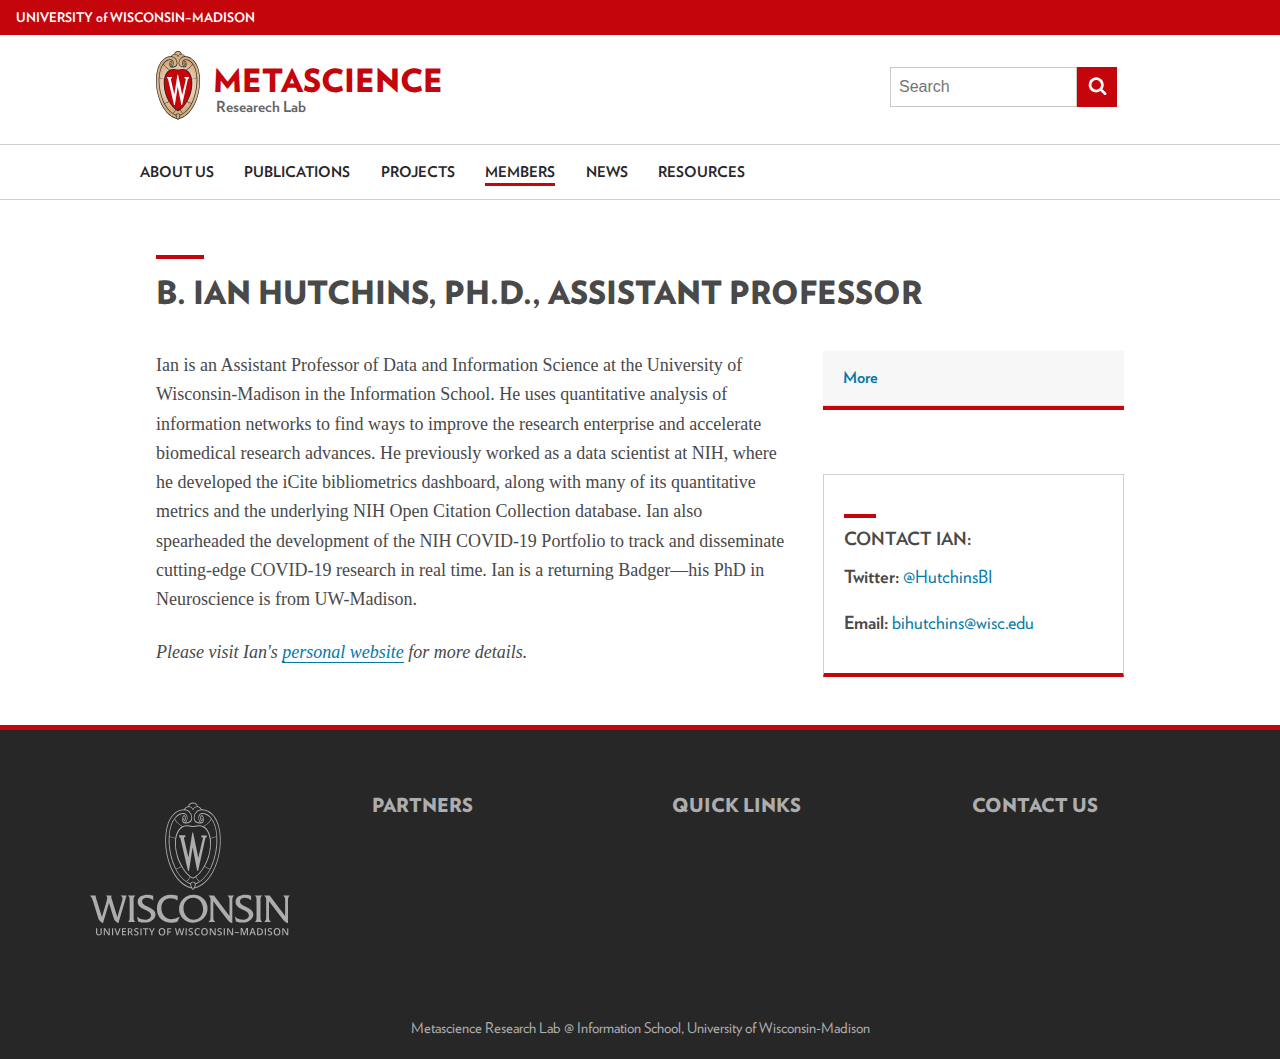
<file: hutchins.html>
<!DOCTYPE html>
<html lang="en-US" class="no-js">

<head>
    <meta charset="utf-8">
    <title>
        UW Style Sample Page
    </title>
    <meta name="viewport" content="width=device-width, initial-scale=1">
    <link rel="apple-touch-icon" sizes="180x180" href="images/favicons/apple-touch-icon.png">
    <link rel="icon" type="image/png" sizes="32x32" href="images/favicons/favicon-32x32.png">
    <link rel="icon" type="image/png" sizes="16x16" href="images/favicons/favicon-16x16.png">
    <link rel="manifest" href="site.webmanifest">
    <link rel="mask-icon" href="images/favicons/safari-pinned-tab.svg" color="#c5050c">
    <link rel="shortcut icon" href="favicon.ico">
    <meta name="msapplication-TileColor" content="#c5050c">
    <meta name="msapplication-config" content="browserconfig.xml">
    <meta name="theme-color" content="#ffffff">
    <link rel="stylesheet" href="fonts/uw160/fonts.0.0.1.css">
    <link rel="stylesheet" href="css/uw-style.css?version=2.3.1">
    <link rel="stylesheet" href="css/exportStyle.css">
    <script>(function (H) { H.className = H.className.replace(/\bno-js\b/, '') })(document.documentElement)</script>
    <!-- HTML5 shim and Respond.js IE8 support of HTML5 elements and media queries -->
    <!--[if lt IE 9]>
      <script src="https://oss.maxcdn.com/libs/html5shiv/3.7.0/html5shiv.js"></script>
      <script src="https://oss.maxcdn.com/libs/respond.js/1.4.2/respond.min.js"></script>
    <![endif]-->
</head>

<body>
    <a class="uw-show-on-focus" href="#main" id="uw-skip-link">Skip to main content</a>
    <!-- UW navbar -->
    <div class="uw-global-bar" role="navigation">
        <a class="uw-global-name-link" href="http://www.wisc.edu" aria-label="University home page">U<span>niversity
                <span class="uw-of">of</span> </span>W<span>isconsin</span>–Madison</a>
    </div>

    <!-- branding header -->
    <header id="branding" class="uw-header uw-has-search">
        <div class="uw-header-container">
            <div class="uw-header-crest-title">
                <div class="uw-header-crest">
                    <a href="http://www.wisc.edu"><img class="uw-crest-svg" src="images/uw-crest.svg"
                            alt="Link to University of Wisconsin-Madison home page"></a>
                </div>
                <div class="uw-title-tagline">
                    <h1 id="site-title" class="uw-site-title">
                        <a href="" rel="home">Metascience</a>
                    </h1>
                    <div id="site-description" class="uw-site-tagline">Researech Lab</div>
                </div>
            </div>
            <div class="uw-header-search">
                <form role="search" method="get" action="" class="uw-search-form form-inline collapse">
                    <label for="s" class="uw-show-for-sr-only">Search this site</label>
                    <input type="text" class="uw-search-input" placeholder="Search" name="s" id="s" value="">
                    <button class="unstyle uw-search-submit" type="submit">
                        <svg aria-hidden="true" role="presentation">
                            <use xmlns:xlink="http://www.w3.org/1999/xlink" xlink:href="#uw-symbol-search"></use>
                        </svg>
                        <span class="uw-show-for-sr-only">Submit search</span>
                    </button>
                </form>
            </div>
        </div>
    </header>

    <!-- Mobile menu button -->
    <button class="uw-mobile-menu-button-bar uw-mobile-menu-button-bar-reversed uw-is-closed " data-menu="uw-top-menus"
        aria-label="Open menu" aria-expanded="false" aria-controls="uw-top-menus">Menu<svg aria-hidden="true"
            focusable="false">
            <use xmlns:xlink="http://www.w3.org/1999/xlink" xlink:href="#uw-symbol-menu"></use>
        </svg><svg aria-hidden="true" focusable="false">
            <use xmlns:xlink="http://www.w3.org/1999/xlink" xlink:href="#uw-symbol-close"></use>
        </svg></button>

    <!-- Main and secondary nav menus -->
    <div id="uw-top-menus" class="uw-is-visible uw-horizontal" aria-hidden="false">
        <div class="uw-main-nav">
            <nav class="uw-nav-menu uw-nav-menu-reverse" aria-label="Main Menu">
                <ul id="uw-main-nav">

                    <li>
                        <a href="index.html" aria-current="page">About us</a>
                    </li>
                    <li>
                        <a href="publications.html" aria-current="page">publications</a>
                    </li>
                    <li>
                        <a href="projects.html" aria-current="page">projects</a>
                    </li>
                    <li class="current-menu-item">
                        <a href="members.html" aria-current="page">members</a>
                    </li>
                    <li>
                        <a href="news.html" aria-current="page">News</a>
                    </li>
                    <li>
                        <a href="resources.html" aria-current="page">resources</a>
                    </li>
                </ul>
            </nav>
        </div>
        <div class="uw-secondary-nav">
            <nav class="uw-nav-menu uw-nav-menu-secondary" aria-label="Secondary Menu">
                <!--<ul>
                    <li id="menu-news" class="uw-dropdown">
                        <a href="http://news.wisc.edu" aria-haspopup="true" aria-expanded="false">
                            News<svg aria-hidden="true" class="uw-caret" focusable="false">
                                <use xmlns:xlink="http://www.w3.org/1999/xlink" xlink:href="#uw-symbol-caret-down">
                                </use>
                            </svg><svg aria-hidden="true" class="uw-caret" focusable="false">
                                <use xmlns:xlink="http://www.w3.org/1999/xlink" xlink:href="#uw-symbol-caret-up"></use>
                            </svg>
                        </a>
                        <ul aria-hidden="true" aria-label="News submenu" class="uw-child-menu">
                            <li>
                                <a href="http://localhost:8001/about/">About</a>
                            </li>
                            <li>
                                <a href="http://localhost:8001/contact-us/our-location/">Our Location</a>
                            </li>
                            <li>
                                <a href="http://localhost:8001/news/">News</a>
                            </li>
                        </ul>
                    </li>
                    <li>
                        <a href="http://today.wisc.edu">Calendar</a>
                    </li>
                    <li>
                        <a href="http://map.wisc.edu">Map</a>
                    </li>
                </ul>-->
            </nav>
        </div>
    </div>

    <!-- main content -->
    <main id="main">

        <!-- Page title -->
        <div class="uw-row-full uw-row-page-title">
            <div class="uw-row">
                <div class="uw-col">
                    <h1 class="uw-mini-bar">
                        B. Ian Hutchins, Ph.D., Assistant Professor
                    </h1>
                </div>
            </div>
        </div>

        <!-- Page content -->
        <div class="uw-full-row">
            <div class="uw-row">

                <!-- Body content -->
                <div class="uw-col uw-body">
                    <p>
                        Ian is an Assistant Professor of Data and Information Science at the University of
                        Wisconsin-Madison in the Information School. He uses quantitative analysis of information
                        networks to find ways to improve the research enterprise and accelerate biomedical research
                        advances. He previously worked as a data scientist at NIH, where he developed the iCite
                        bibliometrics dashboard, along with many of its quantitative metrics and the underlying NIH Open
                        Citation Collection database. Ian also spearheaded the development of the NIH COVID-19 Portfolio
                        to track and disseminate cutting-edge COVID-19 research in real time. Ian is a returning
                        Badger—his PhD in Neuroscience is from UW-Madison.
                    </p>
                    <p><i>Please visit Ian's <a href="hutchinslab.github.io" target="_blank">personal website</a> for more details.</i></p>

                </div>

                <!-- Sidebar content -->
                <aside class="uw-col uw-sidebar">
                    <button class="uw-button-unstyle uw-side-nav-button"><svg aria-hidden="true" focusable="false">
                            <use xmlns:xlink="http://www.w3.org/1999/xlink" xlink:href="#uw-symbol-caret-down"></use>
                        </svg> Select a section…</button>

                    <!-- Sidebar nav -->
                    <div class="uw-side-nav">
                        <ul>
                            <li class="uw-current-menu-item"><a href="#">More</a></li>
                        </ul>
                    </div>

                    <!-- Sidbar callout box -->
                    <div class="uw-sidebar-box">
                        <h3>Contact Ian:</h3>


                        <p><b>Twitter:</b> <a href="https://twitter.com/HutchinsBI" target="_blank">@HutchinsBI</a></p>

                        <p><b>Email: </b><a href="mailto:bihutchins@wisc.edu">bihutchins@wisc.edu</a></p>

                    </div>

                </aside>
            </div>
        </div>
    </main>

    <footer id="colophon" class="uw-footer">
        <div class="uw-footer-content">
            <div class="uw-logo">
                <a href="http://www.wisc.edu" aria-label="Link to main university website">
                    <svg aria-hidden="true" focusable="false">
                        <use xmlns:xlink="http://www.w3.org/1999/xlink" xlink:href="#uw-symbol-crest-footer"></use>
                    </svg>
                </a>
            </div>
            <div class="uw-footer-menu" role="complementary">
                <h3 class="uw-footer-header">Partners</h3>
                <ul>
                    <!-- <li><a href="https://students.wisc.edu/">Division of Student Life</a></li>
            <li><a href="http://provost.wisc.edu/climate.htm">Division of Diversity, Equity &amp; Educational Achievement</a></li>
            <li><a href="https://chancellor.wisc.edu/">Office of the Chancellor</a></li>
            <li><a href="https://universityrelations.wisc.edu/">University Relations</a></li>
            <li><a href="https://msc.wisc.edu/">Multicultural Student Center</a></li>
            <li><a href="http://www.oed.wisc.edu/">Office for Equity and Diversity</a></li> -->
                </ul>
            </div>
            <div class="uw-footer-menu" role="complementary">
                <h3 class="uw-footer-header">Quick Links</h3>
                <ul>
                    <!-- <li><a href="http://www.wisc.edu/accessibility/">Accessibility</a></li>
            <li><a href="https://diversity.wisc.edu/">Diversity</a></li>
            <li><a href="http://www.wisc.edu/governance/">Governance</a></li>
            <li><a href="http://www.wisc.edu/policies/">Policies</a></li>
            <li><a href="http://uwpd.wisc.edu/">Safety</a></li>
            <li><a href="http://www.oed.wisc.edu/title-ix.htm">Title IX</a></li> -->
                </ul>
            </div>

            <div class="uw-footer-contact">
                <h3 class="uw-footer-header">Contact Us</h3>
                <ul class="uw-contact-list">
                    <!-- <li class="uw-contact-item">Email: <a href="mailto:email@wisc.edu">email@wisc.edu</a></li>
            <li class="uw-contact-item">Phone: <a href="tel:608-555-5555">608-555-5555</a></li> -->
                    <li>
                        <ul class="uw-social-icons">
                            <!-- <li id="uw-icon-twitter" class="uw-social-icon">
                  <a aria-label="twitter" href="https://twitter.com"><svg aria-hidden="true" focusable="false"><use xmlns:xlink="http://www.w3.org/1999/xlink" xlink:href="#uw-symbol-twitter"></use></svg></a>
                </li>
                <li id="uw-icon-instagram" class="uw-social-icon">
                  <a aria-label="instagram" href="https://www.instagram.com"><svg aria-hidden="true" focusable="false"><use xmlns:xlink="http://www.w3.org/1999/xlink" xlink:href="#uw-symbol-instagram"></use></svg></a>
                </li>
                <li id="uw-icon-facebook" class="uw-social-icon">
                  <a aria-label="facebook" href="https://facebook.com/"><svg aria-hidden="true" focusable="false"><use xmlns:xlink="http://www.w3.org/1999/xlink" xlink:href="#uw-symbol-facebook"></use></svg></a>
                </li> -->
                        </ul>
                    </li>
                </ul>
            </div>
        </div>

        <div class="uw-copyright">
            <p>Metascience Research Lab @ Information School, University of Wisconsin-Madison</p>
        </div>
    </footer>
    <div class="uw-overlay"></div>
    <svg aria-hidden="true" style="display: inline; height: 0; position: absolute;"
        xmlns:xlink="http://www.w3.org/1999/xlink">
        <title>Site icons</title>
        <defs>
            <symbol id="uw-symbol-more" viewBox="0,0,1792,1792">
                <title id="title">More</title>
                <path
                    d="M979 960q0 13-10 23l-466 466q-10 10-23 10t-23-10l-50-50q-10-10-10-23t10-23l393-393-393-393q-10-10-10-23t10-23l50-50q10-10 23-10t23 10l466 466q10 10 10 23zm384 0q0 13-10 23l-466 466q-10 10-23 10t-23-10l-50-50q-10-10-10-23t10-23l393-393-393-393q-10-10-10-23t10-23l50-50q10-10 23-10t23 10l466 466q10 10 10 23z">
                </path>
            </symbol>
            <symbol id="uw-symbol-menu" viewBox="0 0 1024 1024">
                <title id="svg-menu">open menu</title>
                <path class="path1" d="M128 256h768v86h-768v-86zM128 554v-84h768v84h-768zM128 768v-86h768v86h-768z">
                </path>
            </symbol>
            <symbol id="uw-symbol-close" viewBox="0 0 805 1024">
                <title>close</title>
                <path class="path1"
                    d="M741.714 755.429q0 22.857-16 38.857l-77.714 77.714q-16 16-38.857 16t-38.857-16l-168-168-168 168q-16 16-38.857 16t-38.857-16l-77.714-77.714q-16-16-16-38.857t16-38.857l168-168-168-168q-16-16-16-38.857t16-38.857l77.714-77.714q16-16 38.857-16t38.857 16l168 168 168-168q16-16 38.857-16t38.857 16l77.714 77.714q16 16 16 38.857t-16 38.857l-168 168 168 168q16 16 16 38.857z">
                </path>
            </symbol>
            <symbol id="uw-symbol-search" viewBox="0 0 951 1024">
                <title>search</title>
                <path class="path1"
                    d="M658.286 475.429q0-105.714-75.143-180.857t-180.857-75.143-180.857 75.143-75.143 180.857 75.143 180.857 180.857 75.143 180.857-75.143 75.143-180.857zM950.857 950.857q0 29.714-21.714 51.429t-51.429 21.714q-30.857 0-51.429-21.714l-196-195.429q-102.286 70.857-228 70.857-81.714 0-156.286-31.714t-128.571-85.714-85.714-128.571-31.714-156.286 31.714-156.286 85.714-128.571 128.571-85.714 156.286-31.714 156.286 31.714 128.571 85.714 85.714 128.571 31.714 156.286q0 125.714-70.857 228l196 196q21.143 21.143 21.143 51.429z">
                </path>
            </symbol>
            <symbol id="uw-symbol-search-gray" viewBox="0 0 951 1024">
                <title>search</title>
                <path class="path1"
                    d="M658.286 475.429q0-105.714-75.143-180.857t-180.857-75.143-180.857 75.143-75.143 180.857 75.143 180.857 180.857 75.143 180.857-75.143 75.143-180.857zM950.857 950.857q0 29.714-21.714 51.429t-51.429 21.714q-30.857 0-51.429-21.714l-196-195.429q-102.286 70.857-228 70.857-81.714 0-156.286-31.714t-128.571-85.714-85.714-128.571-31.714-156.286 31.714-156.286 85.714-128.571 128.571-85.714 156.286-31.714 156.286 31.714 128.571 85.714 85.714 128.571 31.714 156.286q0 125.714-70.857 228l196 196q21.143 21.143 21.143 51.429z">
                </path>
            </symbol>
            <symbol id="uw-symbol-search-in-blank" viewBox="0 0 951 1024">
                <title>search</title>
                <path class="path1"
                    d="M658.286 475.429q0-105.714-75.143-180.857t-180.857-75.143-180.857 75.143-75.143 180.857 75.143 180.857 180.857 75.143 180.857-75.143 75.143-180.857zM950.857 950.857q0 29.714-21.714 51.429t-51.429 21.714q-30.857 0-51.429-21.714l-196-195.429q-102.286 70.857-228 70.857-81.714 0-156.286-31.714t-128.571-85.714-85.714-128.571-31.714-156.286 31.714-156.286 85.714-128.571 128.571-85.714 156.286-31.714 156.286 31.714 128.571 85.714 85.714 128.571 31.714 156.286q0 125.714-70.857 228l196 196q21.143 21.143 21.143 51.429z">
                </path>
            </symbol>
            <symbol id="uw-symbol-envelope" viewBox="0 0 1024 1024">
                <title>envelope</title>
                <path class="path1"
                    d="M1024 405.714v453.714q0 37.714-26.857 64.571t-64.571 26.857h-841.143q-37.714 0-64.571-26.857t-26.857-64.571v-453.714q25.143 28 57.714 49.714 206.857 140.571 284 197.143 32.571 24 52.857 37.429t54 27.429 62.857 14h1.143q29.143 0 62.857-14t54-27.429 52.857-37.429q97.143-70.286 284.571-197.143 32.571-22.286 57.143-49.714zM1024 237.714q0 45.143-28 86.286t-69.714 70.286q-214.857 149.143-267.429 185.714-5.714 4-24.286 17.429t-30.857 21.714-29.714 18.571-32.857 15.429-28.571 5.143h-1.143q-13.143 0-28.571-5.143t-32.857-15.429-29.714-18.571-30.857-21.714-24.286-17.429q-52-36.571-149.714-104.286t-117.143-81.429q-35.429-24-66.857-66t-31.429-78q0-44.571 23.714-74.286t67.714-29.714h841.143q37.143 0 64.286 26.857t27.143 64.571z">
                </path>
            </symbol>
            <symbol id="uw-symbol-pinterest" class="uw-social-symbols" viewBox="0 0 731 1024">
                <title>pinterest-p</title>
                <path class="path1"
                    d="M0 341.143q0-61.714 21.429-116.286t59.143-95.143 86.857-70.286 105.714-44.571 115.429-14.857q90.286 0 168 38t126.286 110.571 48.571 164q0 54.857-10.857 107.429t-34.286 101.143-57.143 85.429-82.857 58.857-108 22q-38.857 0-77.143-18.286t-54.857-50.286q-5.714 22.286-16 64.286t-13.429 54.286-11.714 40.571-14.857 40.571-18.286 35.714-26.286 44.286-35.429 49.429l-8 2.857-5.143-5.714q-8.571-89.714-8.571-107.429 0-52.571 12.286-118t38-164.286 29.714-116q-18.286-37.143-18.286-96.571 0-47.429 29.714-89.143t75.429-41.714q34.857 0 54.286 23.143t19.429 58.571q0 37.714-25.143 109.143t-25.143 106.857q0 36 25.714 59.714t62.286 23.714q31.429 0 58.286-14.286t44.857-38.857 32-54.286 21.714-63.143 11.429-63.429 3.714-56.857q0-98.857-62.571-154t-163.143-55.143q-114.286 0-190.857 74t-76.571 187.714q0 25.143 7.143 48.571t15.429 37.143 15.429 26 7.143 17.429q0 16-8.571 41.714t-21.143 25.714q-1.143 0-9.714-1.714-29.143-8.571-51.714-32t-34.857-54-18.571-61.714-6.286-60.857z">
                </path>
            </symbol>
            <symbol id="uw-symbol-twitter" class="uw-social-symbols" viewBox="0 0 951 1024">
                <title>twitter</title>
                <path class="path1"
                    d="M925.714 233.143q-38.286 56-92.571 95.429 0.571 8 0.571 24 0 74.286-21.714 148.286t-66 142-105.429 120.286-147.429 83.429-184.571 31.143q-154.857 0-283.429-82.857 20 2.286 44.571 2.286 128.571 0 229.143-78.857-60-1.143-107.429-36.857t-65.143-91.143q18.857 2.857 34.857 2.857 24.571 0 48.571-6.286-64-13.143-106-63.714t-42-117.429v-2.286q38.857 21.714 83.429 23.429-37.714-25.143-60-65.714t-22.286-88q0-50.286 25.143-93.143 69.143 85.143 168.286 136.286t212.286 56.857q-4.571-21.714-4.571-42.286 0-76.571 54-130.571t130.571-54q80 0 134.857 58.286 62.286-12 117.143-44.571-21.143 65.714-81.143 101.714 53.143-5.714 106.286-28.571z">
                </path>
            </symbol>
            <symbol id="uw-symbol-youtube" class="uw-social-symbols" viewBox="0 0 878 1024">
                <title>youtube</title>
                <path class="path1"
                    d="M554.857 710.857v120.571q0 38.286-22.286 38.286-13.143 0-25.714-12.571v-172q12.571-12.571 25.714-12.571 22.286 0 22.286 38.286zM748 711.429v26.286h-51.429v-26.286q0-38.857 25.714-38.857t25.714 38.857zM196 586.857h61.143v-53.714h-178.286v53.714h60v325.143h57.143v-325.143zM360.571 912h50.857v-282.286h-50.857v216q-17.143 24-32.571 24-10.286 0-12-12-0.571-1.714-0.571-20v-208h-50.857v223.429q0 28 4.571 41.714 6.857 21.143 33.143 21.143 27.429 0 58.286-34.857v30.857zM605.714 827.429v-112.571q0-41.714-5.143-56.571-9.714-32-40.571-32-28.571 0-53.143 30.857v-124h-50.857v378.857h50.857v-27.429q25.714 31.429 53.143 31.429 30.857 0 40.571-31.429 5.143-15.429 5.143-57.143zM798.857 821.714v-7.429h-52q0 29.143-1.143 34.857-4 20.571-22.857 20.571-26.286 0-26.286-39.429v-49.714h102.286v-58.857q0-45.143-15.429-66.286-22.286-29.143-60.571-29.143-38.857 0-61.143 29.143-16 21.143-16 66.286v98.857q0 45.143 16.571 66.286 22.286 29.143 61.714 29.143 41.143 0 61.714-30.286 10.286-15.429 12-30.857 1.143-5.143 1.143-33.143zM451.429 300v-120q0-39.429-24.571-39.429t-24.571 39.429v120q0 40 24.571 40t24.571-40zM862.286 729.143q0 133.714-14.857 200-8 33.714-33.143 56.571t-58.286 26.286q-105.143 12-317.143 12t-317.143-12q-33.143-3.429-58.571-26.286t-32.857-56.571q-14.857-64-14.857-200 0-133.714 14.857-200 8-33.714 33.143-56.571t58.857-26.857q104.571-11.429 316.571-11.429t317.143 11.429q33.143 4 58.571 26.857t32.857 56.571q14.857 64 14.857 200zM292 0h58.286l-69.143 228v154.857h-57.143v-154.857q-8-42.286-34.857-121.143-21.143-58.857-37.143-106.857h60.571l40.571 150.286zM503.429 190.286v100q0 46.286-16 67.429-21.143 29.143-60.571 29.143-38.286 0-60-29.143-16-21.714-16-67.429v-100q0-45.714 16-66.857 21.714-29.143 60-29.143 39.429 0 60.571 29.143 16 21.143 16 66.857zM694.857 97.714v285.143h-52v-31.429q-30.286 35.429-58.857 35.429-26.286 0-33.714-21.143-4.571-13.714-4.571-42.857v-225.143h52v209.714q0 18.857 0.571 20 1.714 12.571 12 12.571 15.429 0 32.571-24.571v-217.714h52z">
                </path>
            </symbol>
            <symbol id="uw-symbol-facebook" class="uw-social-symbols" viewBox="0 0 602 1024">
                <title>facebook</title>
                <path class="path1"
                    d="M548 6.857v150.857h-89.714q-49.143 0-66.286 20.571t-17.143 61.714v108h167.429l-22.286 169.143h-145.143v433.714h-174.857v-433.714h-145.714v-169.143h145.714v-124.571q0-106.286 59.429-164.857t158.286-58.571q84 0 130.286 6.857z">
                </path>
            </symbol>
            <symbol id="uw-symbol-instagram" class="uw-social-symbols" viewBox="0 0 878 1024">
                <title>instagram</title>
                <path class="path1"
                    d="M778.286 814.857v-370.286h-77.143q11.429 36 11.429 74.857 0 72-36.571 132.857t-99.429 96.286-137.143 35.429q-112.571 0-192.571-77.429t-80-187.143q0-38.857 11.429-74.857h-80.571v370.286q0 14.857 10 24.857t24.857 10h610.857q14.286 0 24.571-10t10.286-24.857zM616 510.286q0-70.857-51.714-120.857t-124.857-50q-72.571 0-124.286 50t-51.714 120.857 51.714 120.857 124.286 50q73.143 0 124.857-50t51.714-120.857zM778.286 304.571v-94.286q0-16-11.429-27.714t-28-11.714h-99.429q-16.571 0-28 11.714t-11.429 27.714v94.286q0 16.571 11.429 28t28 11.429h99.429q16.571 0 28-11.429t11.429-28zM877.714 185.714v652.571q0 46.286-33.143 79.429t-79.429 33.143h-652.571q-46.286 0-79.429-33.143t-33.143-79.429v-652.571q0-46.286 33.143-79.429t79.429-33.143h652.571q46.286 0 79.429 33.143t33.143 79.429z">
                </path>
            </symbol>
            <symbol id="uw-symbol-caret-up" viewBox="0 0 1792 1792">
                <title>Collapse</title>
                <path
                    d="M1395 1184q0 13-10 23l-50 50q-10 10-23 10t-23-10l-393-393-393 393q-10 10-23 10t-23-10l-50-50q-10-10-10-23t10-23l466-466q10-10 23-10t23 10l466 466q10 10 10 23z">
                </path>
            </symbol>
            <symbol id="uw-symbol-caret-down" viewBox="0 0 1792 1792">
                <title>Expand</title>
                <path
                    d="M1395 736q0 13-10 23l-466 466q-10 10-23 10t-23-10l-466-466q-10-10-10-23t10-23l50-50q10-10 23-10t23 10l393 393 393-393q10-10 23-10t23 10l50 50q10 10 10 23z">
                </path>
            </symbol>
            <symbol id="uw-symbol-chevron-right" viewBox="0 0 695 1024">
                <title id="svg-next-slide">next slide</title>
                <path class="path1"
                    d="M632.571 501.143l-424 424q-10.857 10.857-25.714 10.857t-25.714-10.857l-94.857-94.857q-10.857-10.857-10.857-25.714t10.857-25.714l303.429-303.429-303.429-303.429q-10.857-10.857-10.857-25.714t10.857-25.714l94.857-94.857q10.857-10.857 25.714-10.857t25.714 10.857l424 424q10.857 10.857 10.857 25.714t-10.857 25.714z">
                </path>
            </symbol>
            <symbol id="uw-symbol-chevron-left" viewBox="0 0 768 1024">
                <title id="svg-previous">previous slide</title>
                <path class="path1"
                    d="M669.143 172l-303.429 303.429 303.429 303.429q10.857 10.857 10.857 25.714t-10.857 25.714l-94.857 94.857q-10.857 10.857-25.714 10.857t-25.714-10.857l-424-424q-10.857-10.857-10.857-25.714t10.857-25.714l424-424q10.857-10.857 25.714-10.857t25.714 10.857l94.857 94.857q10.857 10.857 10.857 25.714t-10.857 25.714z">
                </path>
            </symbol>
            <symbol id="uw-symbol-crest-footer" viewBox="0 0 200 132.78">
                <title id="svg-crest-footer">Footer Crest</title>
                <path
                    d="M31.65,93.63c3,1.09,1.75,4.35,1,6.65L28.31,115l-5.4-17.44a8.47,8.47,0,0,1-.58-4.07H16.85v0.12c2.14,1.13,1.36,3.75.62,6.2l-4.55,15.31L7.14,96.41a7.23,7.23,0,0,1-.47-2.9H1v0.12c1.94,1.37,2.53,4,3.23,6.2l4.58,14.86c1.28,4.15,1.63,3.87,5.16,6.53L20,100.88l4.27,13.86c1.29,4.15,1.56,3.95,5.13,6.49l8.19-27.71h-6v0.12Z"
                    transform="translate(-1 -0.61)" />
                <path
                    d="M38.95,93.63c2,0.77,1.71,3.71,1.71,5.56v15.18c0,1.81.23,4.8-1.71,5.52V120h7.38v-0.12c-1.94-.77-1.71-3.71-1.71-5.52V99.19c0-1.81-.23-4.79,1.71-5.56V93.51H38.95v0.12Z"
                    transform="translate(-1 -0.61)" />
                <path
                    d="M53.12,99.43c0-2.78,2.8-3.67,5-3.67a8.68,8.68,0,0,1,6.1,2.54V93.75a18.9,18.9,0,0,0-5.79-.89c-4.74,0-9.75,1.94-9.75,7,0,8.54,13.36,7.41,13.36,13.7,0,2.82-3.34,4.19-5.55,4.19A13.17,13.17,0,0,1,48,114.41l1.13,5a19.44,19.44,0,0,0,7,1.21c6.06,0,10.41-4,10.41-8.34C66.49,104.87,53.12,104.95,53.12,99.43Z"
                    transform="translate(-1 -0.61)" />
                <path
                    d="M82.23,117.32c-6,0-9.87-5.28-9.87-11.2s3.73-9.91,9.09-9.91a13.15,13.15,0,0,1,7.19,2.3V93.87a30,30,0,0,0-7.07-1c-8,0-13.64,5.52-13.64,13.86,0,8.62,5.67,13.94,14.84,13.94a13.31,13.31,0,0,0,5.86-1.21l2-4.67H90.5A16.7,16.7,0,0,1,82.23,117.32Z"
                    transform="translate(-1 -0.61)" />
                <path
                    d="M104.63,92.83a14,14,0,0,0-14.57,13.85,13.83,13.83,0,0,0,14.18,14,14.09,14.09,0,0,0,14.29-14.18A13.63,13.63,0,0,0,104.63,92.83Zm-0.19,24.93c-6.1,0-9.95-5.8-9.95-11.44,0-6.08,3.85-10.59,9.87-10.59s9.75,5.68,9.75,11.56S110.34,117.75,104.44,117.75Z"
                    transform="translate(-1 -0.61)" />
                <path
                    d="M138.49,93.63c2.06,1.21,2,2.82,2,5.08V114L126.29,95.36l-0.55-.81a2.48,2.48,0,0,1-.58-1v0H119.5v0.12c2,1.21,2,2.82,2,5.08v16.07c0,2.25,0,3.86-2.06,5.11V120h6.88v-0.12c-2.06-1.25-2-2.86-2-5.11V99.19l13.32,17.52c1.71,2.3,2.91,3.63,5.67,4.6V98.7c0-2.25,0-3.87,2-5.08V93.51h-6.84v0.12Z"
                    transform="translate(-1 -0.61)" />
                <path
                    d="M151,99.43c0-2.78,2.8-3.67,5-3.67a8.68,8.68,0,0,1,6.1,2.54V93.75a18.86,18.86,0,0,0-5.79-.89c-4.73,0-9.75,1.94-9.75,7,0,8.54,13.36,7.41,13.36,13.7,0,2.82-3.34,4.19-5.56,4.19a13.18,13.18,0,0,1-8.51-3.34l1.13,5a19.46,19.46,0,0,0,7,1.21c6.06,0,10.41-4,10.41-8.34C164.37,104.87,151,104.95,151,99.43Z"
                    transform="translate(-1 -0.61)" />
                <path
                    d="M165.84,93.63c2,0.77,1.71,3.71,1.71,5.56v15.18c0,1.81.24,4.8-1.71,5.52V120h7.38v-0.12c-1.94-.77-1.71-3.71-1.71-5.52V99.19c0-1.81-.24-4.79,1.71-5.56V93.51h-7.38v0.12Z"
                    transform="translate(-1 -0.61)" />
                <path
                    d="M194.16,93.51v0.12c2.06,1.21,2,2.82,2,5.08V114L182,95.36l-0.55-.81a2.6,2.6,0,0,1-.58-1v0h-5.67v0.12c2,1.21,2,2.82,2,5.08v16.07c0,2.25,0,3.86-2.06,5.11V120H182v-0.12c-2.06-1.25-2-2.86-2-5.11V99.19l13.32,17.52c1.71,2.3,2.92,3.63,5.67,4.6V98.7c0-2.25,0-3.87,2-5.08V93.51h-6.84Z"
                    transform="translate(-1 -0.61)" />
                <path
                    d="M12.72,126.16v4.62a2.75,2.75,0,0,1-.34,1.38,2.27,2.27,0,0,1-1,.91,3.4,3.4,0,0,1-1.54.32,2.87,2.87,0,0,1-2.07-.7,2.55,2.55,0,0,1-.74-1.93v-4.6H8.24v4.52a1.81,1.81,0,0,0,.41,1.3,1.69,1.69,0,0,0,1.26.42,1.5,1.5,0,0,0,1.65-1.73v-4.51h1.17Z"
                    transform="translate(-1 -0.61)" />
                <path
                    d="M20.74,133.29H19.31l-3.51-5.69h0l0,0.32q0.07,0.91.07,1.66v3.71H14.79v-7.14h1.42l3.5,5.66h0c0-.08,0-0.35,0-0.82s0-.84,0-1.1v-3.74h1.07v7.14Z"
                    transform="translate(-1 -0.61)" />
                <path d="M23,133.29v-7.14h1.17v7.14H23Z" transform="translate(-1 -0.61)" />
                <path
                    d="M30.42,126.16h1.21l-2.5,7.14H27.9l-2.49-7.14h1.2l1.49,4.44c0.08,0.21.16,0.48,0.25,0.82s0.14,0.58.17,0.75c0-.25.11-0.53,0.2-0.86s0.16-.57.21-0.72Z"
                    transform="translate(-1 -0.61)" />
                <path d="M37,133.29h-4v-7.14h4v1H34.08v1.94h2.69v1H34.08v2.24H37v1Z" transform="translate(-1 -0.61)" />
                <path
                    d="M40,130.44v2.85H38.84v-7.14h2a3.32,3.32,0,0,1,2,.52,1.86,1.86,0,0,1,.66,1.56,2,2,0,0,1-1.39,1.9l2,3.16H42.86l-1.71-2.85H40Zm0-1h0.81a1.85,1.85,0,0,0,1.18-.3,1.1,1.1,0,0,0,.37-0.9,1,1,0,0,0-.4-0.87,2.17,2.17,0,0,0-1.19-.26H40v2.33Z"
                    transform="translate(-1 -0.61)" />
                <path
                    d="M49.68,131.36a1.8,1.8,0,0,1-.69,1.49,3,3,0,0,1-1.9.54,4.53,4.53,0,0,1-2-.38v-1.1a5.34,5.34,0,0,0,1,.36,4.39,4.39,0,0,0,1,.13,1.62,1.62,0,0,0,1-.26,0.86,0.86,0,0,0,.33-0.71,0.89,0.89,0,0,0-.3-0.68A4.57,4.57,0,0,0,47,130.1a3.31,3.31,0,0,1-1.38-.9,1.91,1.91,0,0,1-.4-1.22,1.71,1.71,0,0,1,.63-1.41,2.63,2.63,0,0,1,1.7-.51,5,5,0,0,1,2,.45l-0.37,1a4.47,4.47,0,0,0-1.7-.4,1.31,1.31,0,0,0-.86.25,0.81,0.81,0,0,0-.29.65,0.92,0.92,0,0,0,.12.48,1.2,1.2,0,0,0,.39.37,6.52,6.52,0,0,0,1,.46,5.31,5.31,0,0,1,1.15.61,1.8,1.8,0,0,1,.54.64A1.93,1.93,0,0,1,49.68,131.36Z"
                    transform="translate(-1 -0.61)" />
                <path d="M51.41,133.29v-7.14h1.17v7.14H51.41Z" transform="translate(-1 -0.61)" />
                <path d="M57.26,133.29H56.1v-6.14H54v-1h5.37v1h-2.1v6.14Z" transform="translate(-1 -0.61)" />
                <path d="M62.81,129.41l1.69-3.26h1.27l-2.38,4.37v2.77H62.22v-2.73l-2.37-4.41h1.27Z"
                    transform="translate(-1 -0.61)" />
                <path
                    d="M76.33,129.71a3.9,3.9,0,0,1-.87,2.71,3.66,3.66,0,0,1-5,0,3.93,3.93,0,0,1-.87-2.73,3.86,3.86,0,0,1,.87-2.71A3.21,3.21,0,0,1,73,126a3.14,3.14,0,0,1,2.46,1A3.9,3.9,0,0,1,76.33,129.71Zm-5.45,0a3.19,3.19,0,0,0,.53,2,2.16,2.16,0,0,0,3.15,0,4.05,4.05,0,0,0,0-4A1.86,1.86,0,0,0,73,127a1.9,1.9,0,0,0-1.58.68A3.18,3.18,0,0,0,70.88,129.71Z"
                    transform="translate(-1 -0.61)" />
                <path d="M79.36,133.29H78.2v-7.14h4v1H79.36v2.23h2.69v1H79.36v2.93Z" transform="translate(-1 -0.61)" />
                <path
                    d="M93.39,133.29H92.12L90.91,129c-0.05-.19-0.12-0.45-0.2-0.8s-0.12-.59-0.14-0.73q0,0.31-.16.81c-0.07.33-.13,0.58-0.18,0.74L89,133.29H87.78l-0.92-3.57-0.94-3.56h1.19l1,4.16q0.24,1,.34,1.77c0-.28.09-0.59,0.16-0.93s0.14-.62.2-0.83L90,126.16h1.16l1.19,4.19a15.38,15.38,0,0,1,.36,1.74,12.74,12.74,0,0,1,.35-1.78l1-4.15h1.18Z"
                    transform="translate(-1 -0.61)" />
                <path d="M96.6,133.29v-7.14h1.17v7.14H96.6Z" transform="translate(-1 -0.61)" />
                <path
                    d="M104.11,131.36a1.8,1.8,0,0,1-.69,1.49,3,3,0,0,1-1.9.54,4.53,4.53,0,0,1-2-.38v-1.1a5.4,5.4,0,0,0,1,.36,4.42,4.42,0,0,0,1,.13,1.63,1.63,0,0,0,1-.26,0.86,0.86,0,0,0,.33-0.71,0.89,0.89,0,0,0-.3-0.68,4.59,4.59,0,0,0-1.25-.66,3.29,3.29,0,0,1-1.38-.9,1.91,1.91,0,0,1-.4-1.22,1.71,1.71,0,0,1,.63-1.41,2.63,2.63,0,0,1,1.7-.51,5,5,0,0,1,2,.45l-0.37,1a4.47,4.47,0,0,0-1.7-.4,1.31,1.31,0,0,0-.86.25,0.81,0.81,0,0,0-.29.65,0.92,0.92,0,0,0,.12.48,1.2,1.2,0,0,0,.39.37,6.43,6.43,0,0,0,1,.46,5.31,5.31,0,0,1,1.15.61,1.81,1.81,0,0,1,.54.64A1.93,1.93,0,0,1,104.11,131.36Z"
                    transform="translate(-1 -0.61)" />
                <path
                    d="M108.87,127.05a1.92,1.92,0,0,0-1.58.71,3.75,3.75,0,0,0,0,4,2,2,0,0,0,1.61.67,4.26,4.26,0,0,0,.88-0.09c0.28-.06.58-0.14,0.88-0.23v1a5.34,5.34,0,0,1-1.9.32,3,3,0,0,1-2.41-.95,4,4,0,0,1-.84-2.72,4.4,4.4,0,0,1,.41-1.95,2.92,2.92,0,0,1,1.18-1.28,3.58,3.58,0,0,1,1.81-.44,4.5,4.5,0,0,1,2,.46l-0.42,1a6.37,6.37,0,0,0-.77-0.3A2.75,2.75,0,0,0,108.87,127.05Z"
                    transform="translate(-1 -0.61)" />
                <path
                    d="M118.85,129.71a3.9,3.9,0,0,1-.87,2.71,3.15,3.15,0,0,1-2.47,1,3.18,3.18,0,0,1-2.48-1,3.94,3.94,0,0,1-.87-2.73A3.86,3.86,0,0,1,113,127a3.21,3.21,0,0,1,2.49-.95,3.15,3.15,0,0,1,2.46,1A3.91,3.91,0,0,1,118.85,129.71Zm-5.45,0a3.21,3.21,0,0,0,.53,2,2.16,2.16,0,0,0,3.15,0,4,4,0,0,0,0-4,1.86,1.86,0,0,0-1.56-.68,1.9,1.9,0,0,0-1.59.68A3.18,3.18,0,0,0,113.4,129.71Z"
                    transform="translate(-1 -0.61)" />
                <path
                    d="M126.67,133.29h-1.43l-3.51-5.69h0l0,0.32q0.07,0.91.07,1.66v3.71h-1.06v-7.14h1.42l3.5,5.66h0c0-.08,0-0.35,0-0.82s0-.84,0-1.1v-3.74h1.07v7.14Z"
                    transform="translate(-1 -0.61)" />
                <path
                    d="M133,131.36a1.8,1.8,0,0,1-.69,1.49,3,3,0,0,1-1.9.54,4.52,4.52,0,0,1-2-.38v-1.1a5.31,5.31,0,0,0,1,.36,4.39,4.39,0,0,0,1,.13,1.62,1.62,0,0,0,1-.26,0.86,0.86,0,0,0,.33-0.71,0.88,0.88,0,0,0-.3-0.68,4.53,4.53,0,0,0-1.25-.66,3.31,3.31,0,0,1-1.38-.9,1.92,1.92,0,0,1-.4-1.22,1.71,1.71,0,0,1,.63-1.41,2.64,2.64,0,0,1,1.71-.51,5,5,0,0,1,2,.45l-0.37,1a4.47,4.47,0,0,0-1.7-.4,1.3,1.3,0,0,0-.86.25,0.81,0.81,0,0,0-.29.65,0.92,0.92,0,0,0,.12.48,1.22,1.22,0,0,0,.38.37,6.63,6.63,0,0,0,1,.46,5.26,5.26,0,0,1,1.15.61,1.79,1.79,0,0,1,.54.64A1.9,1.9,0,0,1,133,131.36Z"
                    transform="translate(-1 -0.61)" />
                <path d="M134.73,133.29v-7.14h1.17v7.14h-1.17Z" transform="translate(-1 -0.61)" />
                <path
                    d="M144.07,133.29h-1.43l-3.51-5.69h0l0,0.32c0,0.61.07,1.16,0.07,1.66v3.71h-1.06v-7.14h1.42l3.5,5.66h0c0-.08,0-0.35,0-0.82s0-.84,0-1.1v-3.74h1.07v7.14Z"
                    transform="translate(-1 -0.61)" />
                <path d="M145.75,131.07v-0.93h4.2v0.93h-4.2Z" transform="translate(-1 -0.61)" />
                <path
                    d="M154.72,133.29l-2.07-6h0q0.08,1.33.08,2.49v3.47h-1.06v-7.14h1.64l2,5.68h0l2-5.68H159v7.14h-1.12v-3.53q0-.53,0-1.39c0-.57,0-0.92,0-1h0l-2.14,6h-1Z"
                    transform="translate(-1 -0.61)" />
                <path
                    d="M165.63,133.29l-0.71-2h-2.73l-0.7,2h-1.23l2.67-7.17h1.27l2.67,7.17h-1.24Zm-1-3-0.67-1.94c0-.13-0.12-0.33-0.2-0.62s-0.14-.49-0.18-0.62a11.19,11.19,0,0,1-.38,1.31l-0.64,1.86h2.08Z"
                    transform="translate(-1 -0.61)" />
                <path
                    d="M174,129.66a3.56,3.56,0,0,1-1,2.7,3.94,3.94,0,0,1-2.83.94h-2v-7.14h2.21a3.65,3.65,0,0,1,2.65.92A3.43,3.43,0,0,1,174,129.66Zm-1.23,0q0-2.56-2.4-2.56h-1v5.18h0.83A2.3,2.3,0,0,0,172.73,129.7Z"
                    transform="translate(-1 -0.61)" />
                <path d="M175.83,133.29v-7.14H177v7.14h-1.17Z" transform="translate(-1 -0.61)" />
                <path
                    d="M183.34,131.36a1.8,1.8,0,0,1-.69,1.49,3,3,0,0,1-1.9.54,4.52,4.52,0,0,1-2-.38v-1.1a5.31,5.31,0,0,0,1,.36,4.39,4.39,0,0,0,1,.13,1.62,1.62,0,0,0,1-.26,0.86,0.86,0,0,0,.33-0.71,0.88,0.88,0,0,0-.3-0.68,4.53,4.53,0,0,0-1.25-.66,3.31,3.31,0,0,1-1.38-.9,1.92,1.92,0,0,1-.4-1.22,1.71,1.71,0,0,1,.63-1.41,2.64,2.64,0,0,1,1.71-.51,5,5,0,0,1,2,.45l-0.37,1a4.47,4.47,0,0,0-1.7-.4,1.3,1.3,0,0,0-.86.25,0.81,0.81,0,0,0-.29.65,0.92,0.92,0,0,0,.12.48,1.22,1.22,0,0,0,.38.37,6.63,6.63,0,0,0,1,.46,5.26,5.26,0,0,1,1.15.61,1.79,1.79,0,0,1,.54.64A1.9,1.9,0,0,1,183.34,131.36Z"
                    transform="translate(-1 -0.61)" />
                <path
                    d="M191.4,129.71a3.91,3.91,0,0,1-.87,2.71,3.66,3.66,0,0,1-5,0,3.93,3.93,0,0,1-.87-2.73,3.87,3.87,0,0,1,.87-2.71,3.21,3.21,0,0,1,2.49-.95,3.14,3.14,0,0,1,2.46,1A3.9,3.9,0,0,1,191.4,129.71Zm-5.45,0a3.19,3.19,0,0,0,.53,2,2.16,2.16,0,0,0,3.15,0,4.05,4.05,0,0,0,0-4,1.86,1.86,0,0,0-1.56-.68,1.89,1.89,0,0,0-1.58.68A3.16,3.16,0,0,0,185.95,129.71Z"
                    transform="translate(-1 -0.61)" />
                <path
                    d="M199.22,133.29h-1.43l-3.51-5.69h0l0,0.32q0.07,0.91.07,1.66v3.71h-1.06v-7.14h1.42l3.5,5.66h0c0-.08,0-0.35,0-0.82s0-.84,0-1.1v-3.74h1.07v7.14Z"
                    transform="translate(-1 -0.61)" />
                <path
                    d="M131.41,31.93a49.5,49.5,0,0,0-.86-5.5,39.81,39.81,0,0,0-1.39-4.93,31.28,31.28,0,0,0-2.23-4.93,22.63,22.63,0,0,0-3-4.1,14.94,14.94,0,0,0-11-5.23h-0.09a5.77,5.77,0,0,0-4.16-2.91,4.93,4.93,0,0,0-9.56,0A5.77,5.77,0,0,0,95,7.25H95a14.94,14.94,0,0,0-11,5.23,22.63,22.63,0,0,0-3,4.1,31.28,31.28,0,0,0-2.23,4.93,39.81,39.81,0,0,0-1.39,4.93,49.49,49.49,0,0,0-.86,5.5c-2.3,22.62,7.87,50.42,26.16,54.68A3.17,3.17,0,0,0,104,87.89a3.17,3.17,0,0,0,1.27-1.28C123.54,82.35,133.71,54.55,131.41,31.93ZM104,1.48a3.9,3.9,0,0,1,3.93,2.76,4.86,4.86,0,0,0-3.86,2.47,0.17,0.17,0,0,1-.07.09,0.15,0.15,0,0,1-.07-0.09,4.86,4.86,0,0,0-3.86-2.47A3.9,3.9,0,0,1,104,1.48Zm-1.86,4.29a3.51,3.51,0,0,1,1.59,2.11,0.29,0.29,0,1,0,.53,0,3.51,3.51,0,0,1,1.59-2.11,4.19,4.19,0,0,1,6,1.58,13.38,13.38,0,0,0-1.67.42,6.6,6.6,0,0,0-2.38,1.32,9.4,9.4,0,0,0-3,6.1c-0.67,7.31,7.72,6.16,8.14,6.13,1.08,0,1.9-1.71,1.9-4s-0.84-4-1.9-4c-0.65,0-1.77.52-1.88,2.55-0.07,1.42.62,3.32,1.52,3.44,0.47,0.06.89-.76,1-1.6s0.06-1.87-.59-2a0.38,0.38,0,0,0-.46.28,3.83,3.83,0,0,1,.39,1.34c0,1.25-1.28.63-1.12-1.36,0.15-1.76,1.05-1.65,1.09-1.65,0.5,0,1.26,1,1.26,3,0,1.75-.84,3.63-2.46,2.65-1.36-1-1.89-3.28-1.52-5,0.17-.81.87-3,3.13-3,3.26,0,6.3,1.71,8.72,4.9-0.27.85-1.95,4.1-7.28,7.21l-0.29.15a11,11,0,0,0-4.93-1,27.08,27.08,0,0,0-4.64.74,2.89,2.89,0,0,1-1.84,0,27.08,27.08,0,0,0-4.64-.74,11,11,0,0,0-4.93,1L93.2,24c-5.34-3.11-7-6.36-7.28-7.21,2.42-3.19,5.46-4.9,8.72-4.9,2.26,0,3,2.21,3.13,3,0.38,1.77-.16,4.05-1.52,5-1.61,1-2.46-.9-2.46-2.65,0-2,.76-3,1.26-3,0,0,.94-0.11,1.09,1.65C96.31,18,95,18.6,95,17.35A3.83,3.83,0,0,1,95.41,16a0.38,0.38,0,0,0-.46-0.28c-0.65.16-.71,1.3-0.59,2s0.56,1.66,1,1.6c0.9-.12,1.6-2,1.52-3.44-0.1-2-1.23-2.55-1.88-2.55-1.06,0-1.9,1.71-1.9,4s0.82,4,1.9,4c0.42,0,8.81,1.18,8.14-6.13a9.4,9.4,0,0,0-3-6.1,6.6,6.6,0,0,0-2.38-1.32,13.38,13.38,0,0,0-1.67-.42A4.19,4.19,0,0,1,102.12,5.77ZM86.34,35.9a15.81,15.81,0,0,1-5.8-1.67c0.44-7.31,2.29-13.05,5-16.87,0.48,1.24,2.57,4.35,7.39,7.18C88.82,27,87,32.1,86.34,35.9Zm7.08-10.48a9.35,9.35,0,0,1,4.37-1.21c2.74-.18,4.79.87,6.16,0.91H104c1.37,0,3.4-1.09,6.14-.91a9.41,9.41,0,0,1,4.39,1.21c5.58,3.56,6.37,11.77,6.48,14.46a43.53,43.53,0,0,1-3.54,19c-3.86,8.51-8.53,14.53-13.14,16.57L104,75.6l-0.37-.16c-4.61-2-9.27-8.06-13.14-16.57a43.52,43.52,0,0,1-3.54-19C87,37.19,87.83,29,93.42,25.42Zm-7.16,11a32.49,32.49,0,0,0-.32,3.31A44.42,44.42,0,0,0,88,55a49.48,49.48,0,0,0,4.13,9.32A11.48,11.48,0,0,1,87,66.64a66.66,66.66,0,0,1-6.47-31.82A16.13,16.13,0,0,0,86.26,36.43Zm6.14,28.35c3.08,5.3,6.12,8.46,8.45,10.14a11.54,11.54,0,0,1-3.54,4.36c-4-2.7-7.4-7-10.07-12.13A11.81,11.81,0,0,0,92.39,64.78Zm8.91,10.46A12.19,12.19,0,0,0,104,76.71a12.2,12.2,0,0,0,2.67-1.47,12,12,0,0,0,3.53,4.34,18.69,18.69,0,0,1-3.58,1.78s0-.09,0-0.13c-0.26-1.32-2-1.59-2.61-1.59s-2.35.27-2.61,1.59c0,0,0,.09,0,0.13a18.69,18.69,0,0,1-3.58-1.78A12,12,0,0,0,101.31,75.24Zm5.81-.32c2.33-1.67,5.37-4.83,8.45-10.14a11.81,11.81,0,0,0,5.16,2.36c-2.67,5.16-6.06,9.43-10.07,12.13A11.54,11.54,0,0,1,107.12,74.91Zm8.72-10.61A49.48,49.48,0,0,0,120,55a44.42,44.42,0,0,0,2-15.25,32.48,32.48,0,0,0-.32-3.31,16.13,16.13,0,0,0,5.75-1.61A66.66,66.66,0,0,1,121,66.64,11.48,11.48,0,0,1,115.84,64.3Zm5.78-28.4c-0.62-3.8-2.5-8.8-6.58-11.36,4.82-2.83,6.92-5.94,7.39-7.18,2.69,3.82,4.55,9.56,5,16.87A15.81,15.81,0,0,1,121.62,35.9ZM101,85a23.29,23.29,0,0,1-5.87-2.93,27.5,27.5,0,0,1-3.25-2.62A31.1,31.1,0,0,1,89.53,77q-0.76-.88-1.46-1.81a47.49,47.49,0,0,1-5.58-9.69,63.91,63.91,0,0,1-3.42-10.2,70.46,70.46,0,0,1-1.79-10.85,64.57,64.57,0,0,1-.07-10.84c0.16-1.93.39-3.86,0.74-5.77a39.32,39.32,0,0,1,1.43-5.61,31,31,0,0,1,2.1-4.86,20.93,20.93,0,0,1,3.15-4.44,16.19,16.19,0,0,1,4-3.1A13.93,13.93,0,0,1,90.53,9q0.51-.18,1-0.32a4.35,4.35,0,0,1,1-.24,14,14,0,0,1,2.56-.23,7.58,7.58,0,0,1,3.88,1,8,8,0,0,1,3.34,6c0.39,4.52-4.21,5.23-5.11,5.22-0.14,0-.21-0.13.24-0.59a6.53,6.53,0,0,0,1-5.1c-0.44-2.07-1.9-3.69-4-3.69A11.16,11.16,0,0,0,86.41,15a22.78,22.78,0,0,0-4.47,7.87,42.69,42.69,0,0,0-2.2,11.38A62.43,62.43,0,0,0,80,44.88a68.71,68.71,0,0,0,1.95,10.59,60.82,60.82,0,0,0,3.53,9.85,43.36,43.36,0,0,0,5.48,9,25.89,25.89,0,0,0,8.13,6.87,18.15,18.15,0,0,0,2.21,1,6.71,6.71,0,0,0,.67,3.1A6.63,6.63,0,0,1,101,85Zm3.29,1.55a0.34,0.34,0,0,1-.62,0,6.49,6.49,0,0,1-1.51-5.17c0.12-.64,1.2-0.93,1.82-0.94s1.7,0.3,1.82.94A6.49,6.49,0,0,1,104.29,86.55Zm26.38-42.11a70.46,70.46,0,0,1-1.79,10.85,63.9,63.9,0,0,1-3.42,10.2,47.49,47.49,0,0,1-5.58,9.69q-0.7.93-1.46,1.81a31.1,31.1,0,0,1-2.35,2.47,27.5,27.5,0,0,1-3.25,2.62A23.29,23.29,0,0,1,107,85a6.63,6.63,0,0,1-.93.28,6.71,6.71,0,0,0,.67-3.1,18.15,18.15,0,0,0,2.21-1A25.89,25.89,0,0,0,117,74.35a43.36,43.36,0,0,0,5.48-9A60.82,60.82,0,0,0,126,55.47,68.71,68.71,0,0,0,128,44.88a62.43,62.43,0,0,0,.23-10.64A42.69,42.69,0,0,0,126,22.86,22.78,22.78,0,0,0,121.55,15a11.16,11.16,0,0,0-8.12-3.89c-2.12,0-3.58,1.62-4,3.69a6.53,6.53,0,0,0,1,5.1c0.45,0.46.38,0.59,0.24,0.59-0.9,0-5.51-.71-5.11-5.22a8,8,0,0,1,3.34-6,7.58,7.58,0,0,1,3.88-1,14,14,0,0,1,2.56.23,4.35,4.35,0,0,1,1,.24q0.52,0.14,1,.32a13.93,13.93,0,0,1,1.93.87,16.19,16.19,0,0,1,4,3.1,20.93,20.93,0,0,1,3.15,4.44,31,31,0,0,1,2.1,4.86A39.33,39.33,0,0,1,130,27.84c0.35,1.91.58,3.84,0.74,5.77A64.57,64.57,0,0,1,130.68,44.45Z"
                    transform="translate(-1 -0.61)" />
                <path
                    d="M112.28,33.43v1.86l0.38-.06h0.18a1.17,1.17,0,0,1,.82.28,1.27,1.27,0,0,1,.21,1.11s-3.74,16.19-4.45,19.27c-0.82-3.9-5.26-25.18-5.26-25.18l0-.09h-0.88v0.1L99.38,55.57,95,36.62a2.7,2.7,0,0,1,0-.28,1.27,1.27,0,0,1,.31-1A1,1,0,0,1,96,35.17l0.37,0v-1.8H90.11v1.76l0.28,0a1.16,1.16,0,0,1,.95.83l7.61,32.67,0,0.09h1.1v-0.1l3.56-23.3,4.53,23.31,0,0.09h1L116.41,36a1,1,0,0,1,1-.75h0.07l0.36,0V33.43h-5.58Z"
                    transform="translate(-1 -0.61)" />
            </symbol>
        </defs>
    </svg>
    <!--[if lte IE 9]>
      <script src="js/polyfills/classList.js"></script>
    <![endif]-->
    <script src="js/_uw-style.min.js?version=2.3.1"></script>
</body>

</html>
</file>
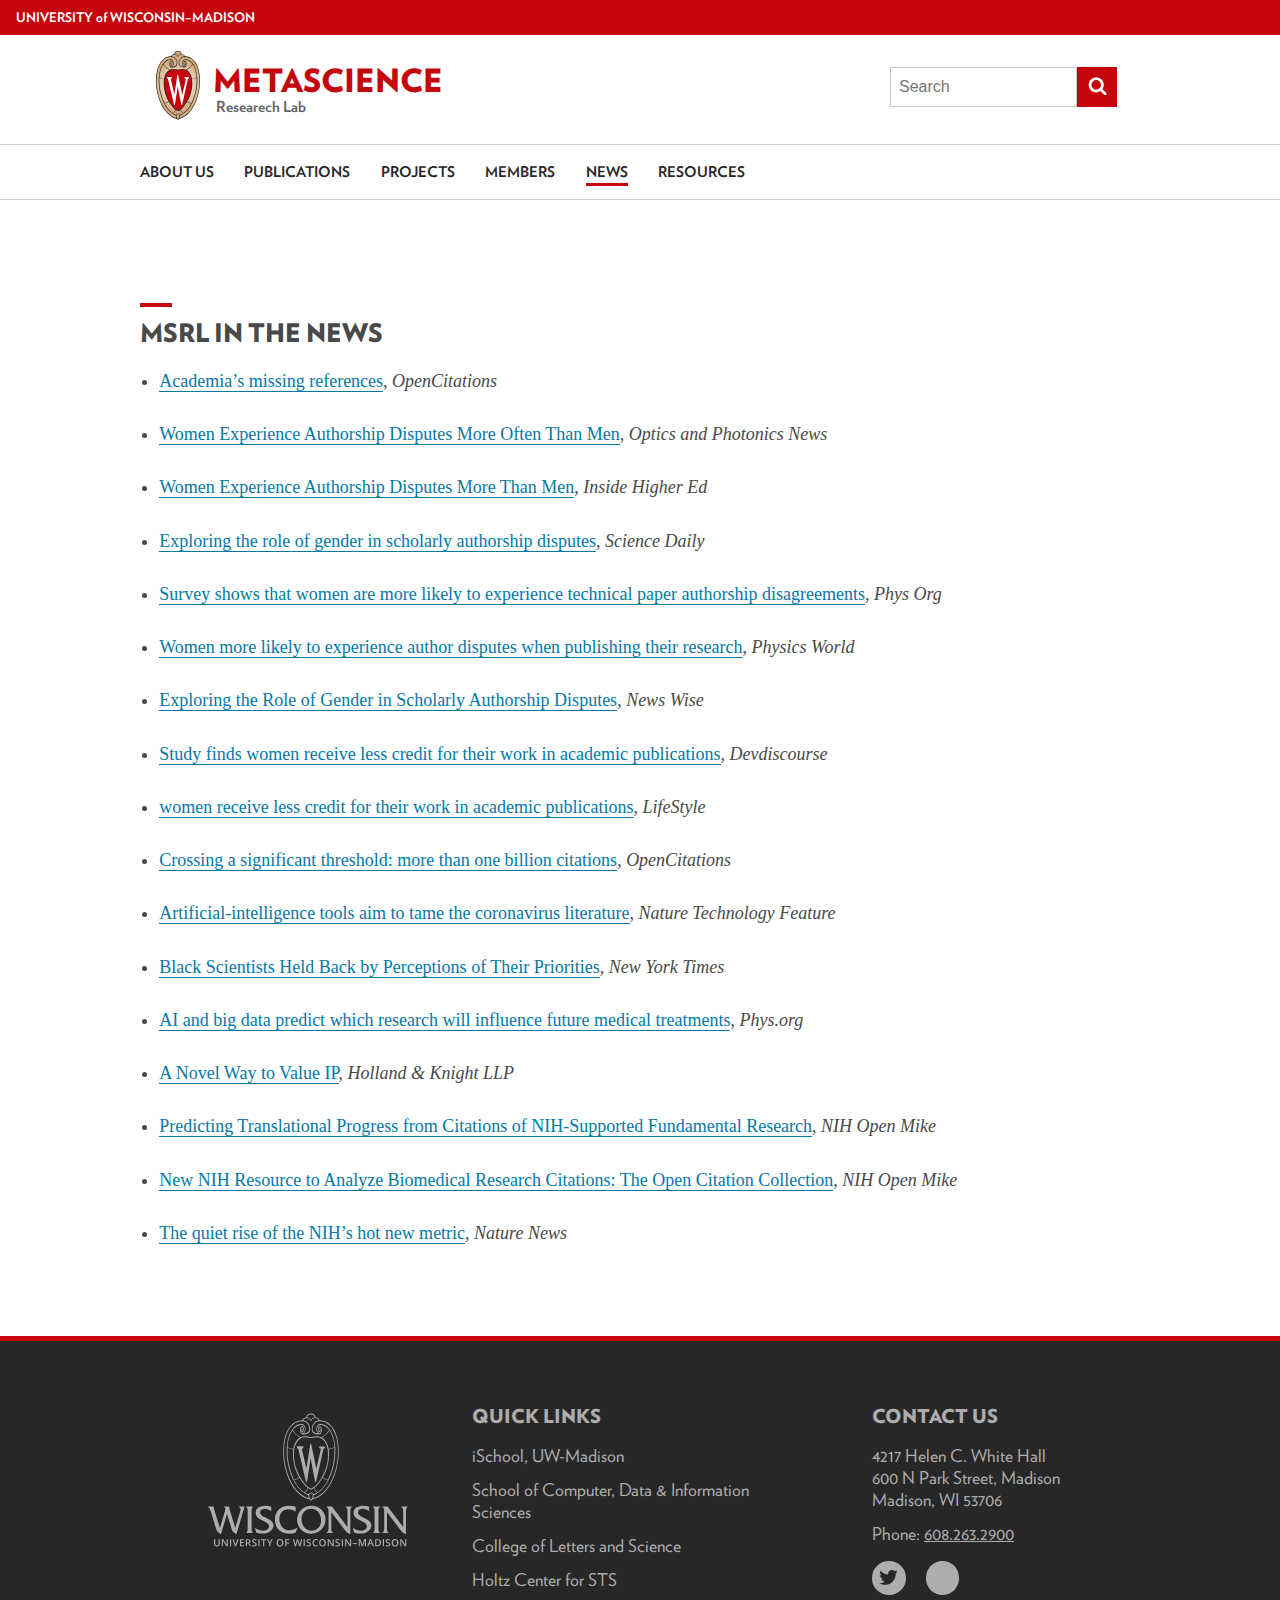
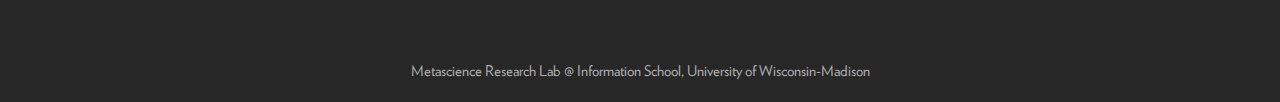
<file: news.html>
<!DOCTYPE html>
<html lang="en-US" class="no-js">

<head>
    <meta charset="utf-8">
    <title>
        News
    </title>
    <meta name="viewport" content="width=device-width, initial-scale=1">
    <link rel="apple-touch-icon" sizes="180x180" href="images/favicons/apple-touch-icon.png">
    <link rel="icon" type="image/png" sizes="32x32" href="images/favicons/favicon-32x32.png">
    <link rel="icon" type="image/png" sizes="16x16" href="images/favicons/favicon-16x16.png">
    <link rel="manifest" href="site.webmanifest">
    <link rel="mask-icon" href="images/favicons/safari-pinned-tab.svg" color="#c5050c">
    <link rel="shortcut icon" href="favicon.ico">
    <meta name="msapplication-TileColor" content="#c5050c">
    <meta name="msapplication-config" content="browserconfig.xml">
    <meta name="theme-color" content="#ffffff">
    <link rel="stylesheet" href="fonts/uw160/fonts.0.0.1.css">
    <link rel="stylesheet" href="css/uw-style.css?version=2.3.1">
    <link rel="stylesheet" href="css/exportStyle.css">
    <script>(function (H) { H.className = H.className.replace(/\bno-js\b/, '') })(document.documentElement)</script>
    <!-- HTML5 shim and Respond.js IE8 support of HTML5 elements and media queries -->
    <!--[if lt IE 9]>
      <script src="https://oss.maxcdn.com/libs/html5shiv/3.7.0/html5shiv.js"></script>
      <script src="https://oss.maxcdn.com/libs/respond.js/1.4.2/respond.min.js"></script>
    <![endif]-->
</head>

<body>
    <a class="uw-show-on-focus" href="#main" id="uw-skip-link">Skip to main content</a>
    <div class="uw-global-bar" role="navigation">
        <a class="uw-global-name-link" href="http://www.wisc.edu" aria-label="University home page">U<span>niversity
                <span class="uw-of">of</span> </span>W<span>isconsin</span>–Madison</a>
    </div>
    <header id="branding" class="uw-header uw-has-search">
        <div class="uw-header-container">
            <div class="uw-header-crest-title">
                <div class="uw-header-crest">
                    <a href="http://www.wisc.edu"><img class="uw-crest-svg" src="images/uw-crest.svg"
                            alt="Link to University of Wisconsin-Madison home page"></a>
                </div>
                <div class="uw-title-tagline">
                    <h1 id="site-title" class="uw-site-title">
                        <a href="" rel="home">Metascience</a>
                    </h1>
                    <div id="site-description" class="uw-site-tagline">Researech Lab</div>
                </div>
            </div>
            <div class="uw-header-search">
                <form role="search" method="get" action="" class="uw-search-form form-inline collapse">
                    <label for="s" class="uw-show-for-sr-only">Search this site</label>
                    <input type="text" class="uw-search-input" placeholder="Search" name="s" id="s" value="">
                    <button class="unstyle uw-search-submit" type="submit">
                        <svg aria-hidden="true" role="presentation">
                            <use xmlns:xlink="http://www.w3.org/1999/xlink" xlink:href="#uw-symbol-search"></use>
                        </svg>
                        <span class="uw-show-for-sr-only">Submit search</span>
                    </button>
                </form>
            </div>
        </div>
    </header>
    <button class="uw-mobile-menu-button-bar uw-mobile-menu-button-bar-reversed uw-is-closed " data-menu="uw-top-menus"
        aria-label="Open menu" aria-expanded="false" aria-controls="uw-top-menus">Menu<svg aria-hidden="true"
            focusable="false">
            <use xmlns:xlink="http://www.w3.org/1999/xlink" xlink:href="#uw-symbol-menu"></use>
        </svg><svg aria-hidden="true" focusable="false">
            <use xmlns:xlink="http://www.w3.org/1999/xlink" xlink:href="#uw-symbol-close"></use>
        </svg></button>


    <div id="uw-top-menus" class="uw-is-visible uw-horizontal" aria-hidden="false">
        <div class="uw-main-nav">
            <nav class="uw-nav-menu uw-nav-menu-reverse" aria-label="Main Menu">
                <ul id="uw-main-nav">
                    
                    <li>
                        <a href="index.html" aria-current="page">About us</a>
                    </li>
                    <li>
                        <a href="publications.html" aria-current="page">publications</a>
                    </li>
                    <li>
                        <a href="projects.html" aria-current="page">projects</a>
                    </li>
                    <li>
                        <a href="members.html" aria-current="page">members</a>
                    </li>
                    <li class="current-menu-item">
                        <a href="news.html" aria-current="page">News</a>
                    </li>
                    <li>
                        <a href="resources.html" aria-current="page">resources</a>
                    </li>
                </ul>
            </nav>
        </div>
        <div class="uw-secondary-nav">
            <nav class="uw-nav-menu uw-nav-menu-secondary" aria-label="Secondary Menu">
               <!-- <ul>
                    <li id="menu-news" class="uw-dropdown">
                        <a href="http://news.wisc.edu" aria-haspopup="true" aria-expanded="false">
                            News<svg aria-hidden="true" class="uw-caret" focusable="false">
                                <use xmlns:xlink="http://www.w3.org/1999/xlink" xlink:href="#uw-symbol-caret-down">
                                </use>
                            </svg><svg aria-hidden="true" class="uw-caret" focusable="false">
                                <use xmlns:xlink="http://www.w3.org/1999/xlink" xlink:href="#uw-symbol-caret-up"></use>
                            </svg>
                        </a>
                        <ul aria-hidden="true" aria-label="News submenu" class="uw-child-menu">
                            <li>
                                <a href="http://localhost:8001/about/">About</a>
                            </li>
                            <li>
                                <a href="http://localhost:8001/contact-us/our-location/">Our Location</a>
                            </li>
                            <li>
                                <a href="http://localhost:8001/news/">News</a>
                            </li>
                        </ul>
                    </li>
                    <li>
                        <a href="http://today.wisc.edu">Calendar</a>
                    </li>
                    <li>
                        <a href="http://map.wisc.edu">Map</a>
                    </li>
                </ul>-->
            </nav>
        </div>
    </div>

    <main class="uw-pad-xl" id="main">
        <div class="uw-body">
            <div class="centerBox">
                <!--<h1 class="page-title uw-mini-bar">News</h1>-->
                <h2 class="page-title uw-mini-bar">MSRL in the news</h2>
                <ul>
                    <li>
                        <p><a href="https://opencitations.wordpress.com/2021/09/23/academias-missing-references/">Academia’s
                                missing references</a>, <em>OpenCitations</em></p>
                    </li>
                    <li>
                        <p><a
                                href="http://www.osa-opn.org/home/newsroom/2021/september/women_experience_authorship_disputes_more_often_th/?feed=News">Women
                                Experience Authorship Disputes More Often Than Men</a>, <em>Optics and Photonics
                                News</em></p>
                    </li>
                    <li>
                        <p><a href="http://ct.moreover.com/?a=45804968819&p=1pl&v=1&x=lQQiLgXX4yKeRekNa7R0Bg">Women
                                Experience Authorship Disputes More Than Men</a>, <em>Inside Higher Ed</em></p>
                    </li>
                    <li>
                        <p><a href="https://www.sciencedaily.com/releases/2021/09/210902174735.htm">Exploring the role
                                of gender in scholarly authorship disputes</a>, <em>Science Daily</em></p>
                    </li>
                    <li>
                        <p><a href="https://phys.org/news/2021-09-survey-women-technical-paper-authorship.html">Survey
                                shows that women are more likely to experience technical paper authorship
                                disagreements</a>, <em>Phys Org</em></p>
                    </li>
                    <li>
                        <p><a
                                href="https://physicsworld.com/a/women-more-likely-to-experience-author-disputes-when-publishing-their-research-finds-study/">Women
                                more likely to experience author disputes when publishing their research</a>,
                            <em>Physics World</em></p>
                    </li>
                    <li>
                        <p><a
                                href="https://www.newswise.com/articles/exploring-the-role-of-gender-in-scholarly-authorship-disputes">Exploring
                                the Role of Gender in Scholarly Authorship Disputes</a>, <em>News Wise</em></p>
                    </li>
                    <li>
                        <p><a
                                href="https://www.devdiscourse.com/article/lifestyle/1719554-study-finds-women-receive-less-credit-for-their-work-in-academic-publications">Study
                                finds women receive less credit for their work in academic publications</a>,
                            <em>Devdiscourse</em></p>
                    </li>
                    <li>
                        <p><a
                                href="https://www.freepressjournal.in/lifestyle/study-finds-women-receive-less-credit-for-their-work-in-academic-publications">women
                                receive less credit for their work in academic publications</a>, <em>LifeStyle</em></p>
                    </li>
                    <li>
                        <p><a
                                href="https://opencitations.wordpress.com/2021/08/04/crossing-a-significant-threshold-more-than-one-billion-citations-now-available-in-coci/">Crossing
                                a significant threshold: more than one billion citations</a>, <em>OpenCitations</em></p>
                    </li>
                    <li>
                        <p><a href="https://www.nature.com/articles/d41586-020-01733-7">Artificial-intelligence tools
                                aim to tame the coronavirus literature</a>, <em>Nature Technology Feature</em></p>
                    </li>
                    <li>
                        <p><a href="https://www.nytimes.com/2019/10/23/upshot/black-scientists-funding-gap.html">Black
                                Scientists Held Back by Perceptions of Their Priorities</a>, <em>New York Times</em></p>
                    </li>
                    <li>
                        <p><a href="https://phys.org/news/2019-10-ai-big-future-medical-treatments.html">AI and big data
                                predict which research will influence future medical treatments</a>, <em>Phys.org</em>
                        </p>
                    </li>
                    <li>
                        <p><a
                                href="https://www.lexology.com/library/detail.aspx?g=49d2441a-7de9-45c2-8590-660f00aa712f">A
                                Novel Way to Value IP</a>, <em>Holland &amp; Knight LLP</em></p>
                    </li>
                    <li>
                        <p><a
                                href="https://nexus.od.nih.gov/all/2019/12/17/predicting-translational-progress-from-citations-of-nih-supported-fundamental-research/">Predicting
                                Translational Progress from Citations of NIH-Supported Fundamental Research</a>, <em>NIH
                                Open Mike</em></p>
                    </li>
                    <li>
                        <p><a
                                href="https://nexus.od.nih.gov/all/2019/10/16/new-nih-resource-to-analyze-biomedical-research-citations-the-open-citation-collection/">New
                                NIH Resource to Analyze Biomedical Research Citations: The Open Citation Collection</a>,
                            <em>NIH Open Mike</em></p>
                    </li>
                    <li>
                        <p><a href="https://www.nature.com/news/the-quiet-rise-of-the-nih-s-hot-new-metric-1.20957">The
                                quiet rise of the NIH’s hot new metric</a>, <em>Nature News</em></p>
                    </li>
                </ul>
            </div>

        </div>


    </main>

   <footer id="colophon" class="uw-footer">
        <div class="uw-footer-content">
          <div class="uw-logo">
            <a href="http://www.wisc.edu" aria-label="Link to main university website">
              <svg aria-hidden="true" focusable="false">
                <use xmlns:xlink="http://www.w3.org/1999/xlink" xlink:href="#uw-symbol-crest-footer"></use>
              </svg>
            </a>
          </div>
          <!--<div class="uw-footer-menu" role="complementary">
            <h3 class="uw-footer-header">Partners</h3>
            <ul>
              <li><a href="https://students.wisc.edu/">Division of Student Life</a></li>
                <li><a href="http://provost.wisc.edu/climate.htm">Division of Diversity, Equity &amp; Educational Achievement</a></li>
                <li><a href="https://chancellor.wisc.edu/">Office of the Chancellor</a></li>
                <li><a href="https://universityrelations.wisc.edu/">University Relations</a></li>
                <li><a href="https://msc.wisc.edu/">Multicultural Student Center</a></li>
                <li><a href="http://www.oed.wisc.edu/">Office for Equity and Diversity</a></li> 
            </ul>
          </div>-->
          <div class="uw-footer-menu" role="complementary">
            <h3 class="uw-footer-header">Quick Links</h3>
            <ul>
                <li><a href="https://ischool.wisc.edu/" target="_blank">iSchool, UW-Madison</a></li>
                <li><a href="https://cdis.wisc.edu/" target="_blank">School of Computer, Data & Information Sciences</a></li>
                <li><a href="https://ls.wisc.edu/" target="_blank">College of Letters and Science</a></li>
                <li><a href="https://sts.wisc.edu/" target="_blank">Holtz Center for STS</a></li>

              <!-- <li><a href="http://www.wisc.edu/accessibility/">Accessibility</a></li>
                <li><a href="https://diversity.wisc.edu/">Diversity</a></li>
                <li><a href="http://www.wisc.edu/governance/">Governance</a></li>
                <li><a href="http://www.wisc.edu/policies/">Policies</a></li>
                <li><a href="http://uwpd.wisc.edu/">Safety</a></li>
                <li><a href="http://www.oed.wisc.edu/title-ix.htm">Title IX</a></li> -->
            </ul>
          </div>
    
          <div class="uw-footer-contact">
            <h3 class="uw-footer-header">Contact Us</h3>
            <ul class="uw-contact-list">
                <li class="uw-contact-item"> 4217 Helen C. White Hall <br>
                    600 N Park Street, Madison<br>
                  Madison, WI 53706</li>
                  <li class="uw-contact-item">Phone: <a href="tel:6608.263.2900">608.263.2900</a></li>



              <!-- <li class="uw-contact-item">Email: <a href="mailto:email@wisc.edu">email@wisc.edu</a></li>
                <li class="uw-contact-item">Phone: <a href="tel:608-555-5555">608-555-5555</a></li> -->
              <li>
                <ul class="uw-social-icons">
                 <li id="uw-icon-twitter" class="uw-social-icon">
                      <a aria-label="twitter" href="https://twitter.com" target="_blank"><svg aria-hidden="true" focusable="false"><use xmlns:xlink="http://www.w3.org/1999/xlink" xlink:href="#uw-symbol-twitter"></use></svg></a>
                    </li>
                    <li id="uw-icon-github" class="uw-social-icon">
                      <a aria-label="github" href="https://github.com/MetascienceLab" target="_blank"><svg aria-hidden="true" focusable="false"><use xmlns:xlink="http://www.w3.org/1999/xlink" xlink:href="#uw-symbol-github"></use></svg></a>
                    </li>
                    <!--  <li id="uw-icon-instagram" class="uw-social-icon">
                      <a aria-label="instagram" href="https://www.instagram.com"><svg aria-hidden="true" focusable="false"><use xmlns:xlink="http://www.w3.org/1999/xlink" xlink:href="#uw-symbol-instagram"></use></svg></a>
                    </li>
                    <li id="uw-icon-facebook" class="uw-social-icon">
                      <a aria-label="facebook" href="https://facebook.com/"><svg aria-hidden="true" focusable="false"><use xmlns:xlink="http://www.w3.org/1999/xlink" xlink:href="#uw-symbol-facebook"></use></svg></a>
                    </li> -->
                </ul>
              </li>
            </ul>
          </div>
        </div>
    
        <div class="uw-copyright">
          <p>Metascience Research Lab @ Information School, University of Wisconsin-Madison</p>
        </div>
      </footer>

    <svg aria-hidden="true" style="display: inline; height: 0; position: absolute;"
        xmlns:xlink="http://www.w3.org/1999/xlink">
        <title>Site icons</title>
        <defs>
            <symbol id="uw-symbol-more" viewBox="0,0,1792,1792">
                <title id="title">More</title>
                <path
                    d="M979 960q0 13-10 23l-466 466q-10 10-23 10t-23-10l-50-50q-10-10-10-23t10-23l393-393-393-393q-10-10-10-23t10-23l50-50q10-10 23-10t23 10l466 466q10 10 10 23zm384 0q0 13-10 23l-466 466q-10 10-23 10t-23-10l-50-50q-10-10-10-23t10-23l393-393-393-393q-10-10-10-23t10-23l50-50q10-10 23-10t23 10l466 466q10 10 10 23z">
                </path>
            </symbol>
            <symbol id="uw-symbol-menu" viewBox="0 0 1024 1024">
                <title id="svg-menu">open menu</title>
                <path class="path1" d="M128 256h768v86h-768v-86zM128 554v-84h768v84h-768zM128 768v-86h768v86h-768z">
                </path>
            </symbol>
            <symbol id="uw-symbol-close" viewBox="0 0 805 1024">
                <title>close</title>
                <path class="path1"
                    d="M741.714 755.429q0 22.857-16 38.857l-77.714 77.714q-16 16-38.857 16t-38.857-16l-168-168-168 168q-16 16-38.857 16t-38.857-16l-77.714-77.714q-16-16-16-38.857t16-38.857l168-168-168-168q-16-16-16-38.857t16-38.857l77.714-77.714q16-16 38.857-16t38.857 16l168 168 168-168q16-16 38.857-16t38.857 16l77.714 77.714q16 16 16 38.857t-16 38.857l-168 168 168 168q16 16 16 38.857z">
                </path>
            </symbol>
            <symbol id="uw-symbol-search" viewBox="0 0 951 1024">
                <title>search</title>
                <path class="path1"
                    d="M658.286 475.429q0-105.714-75.143-180.857t-180.857-75.143-180.857 75.143-75.143 180.857 75.143 180.857 180.857 75.143 180.857-75.143 75.143-180.857zM950.857 950.857q0 29.714-21.714 51.429t-51.429 21.714q-30.857 0-51.429-21.714l-196-195.429q-102.286 70.857-228 70.857-81.714 0-156.286-31.714t-128.571-85.714-85.714-128.571-31.714-156.286 31.714-156.286 85.714-128.571 128.571-85.714 156.286-31.714 156.286 31.714 128.571 85.714 85.714 128.571 31.714 156.286q0 125.714-70.857 228l196 196q21.143 21.143 21.143 51.429z">
                </path>
            </symbol>
            <symbol id="uw-symbol-search-gray" viewBox="0 0 951 1024">
                <title>search</title>
                <path class="path1"
                    d="M658.286 475.429q0-105.714-75.143-180.857t-180.857-75.143-180.857 75.143-75.143 180.857 75.143 180.857 180.857 75.143 180.857-75.143 75.143-180.857zM950.857 950.857q0 29.714-21.714 51.429t-51.429 21.714q-30.857 0-51.429-21.714l-196-195.429q-102.286 70.857-228 70.857-81.714 0-156.286-31.714t-128.571-85.714-85.714-128.571-31.714-156.286 31.714-156.286 85.714-128.571 128.571-85.714 156.286-31.714 156.286 31.714 128.571 85.714 85.714 128.571 31.714 156.286q0 125.714-70.857 228l196 196q21.143 21.143 21.143 51.429z">
                </path>
            </symbol>
            <symbol id="uw-symbol-search-in-blank" viewBox="0 0 951 1024">
                <title>search</title>
                <path class="path1"
                    d="M658.286 475.429q0-105.714-75.143-180.857t-180.857-75.143-180.857 75.143-75.143 180.857 75.143 180.857 180.857 75.143 180.857-75.143 75.143-180.857zM950.857 950.857q0 29.714-21.714 51.429t-51.429 21.714q-30.857 0-51.429-21.714l-196-195.429q-102.286 70.857-228 70.857-81.714 0-156.286-31.714t-128.571-85.714-85.714-128.571-31.714-156.286 31.714-156.286 85.714-128.571 128.571-85.714 156.286-31.714 156.286 31.714 128.571 85.714 85.714 128.571 31.714 156.286q0 125.714-70.857 228l196 196q21.143 21.143 21.143 51.429z">
                </path>
            </symbol>
            <symbol id="uw-symbol-envelope" viewBox="0 0 1024 1024">
                <title>envelope</title>
                <path class="path1"
                    d="M1024 405.714v453.714q0 37.714-26.857 64.571t-64.571 26.857h-841.143q-37.714 0-64.571-26.857t-26.857-64.571v-453.714q25.143 28 57.714 49.714 206.857 140.571 284 197.143 32.571 24 52.857 37.429t54 27.429 62.857 14h1.143q29.143 0 62.857-14t54-27.429 52.857-37.429q97.143-70.286 284.571-197.143 32.571-22.286 57.143-49.714zM1024 237.714q0 45.143-28 86.286t-69.714 70.286q-214.857 149.143-267.429 185.714-5.714 4-24.286 17.429t-30.857 21.714-29.714 18.571-32.857 15.429-28.571 5.143h-1.143q-13.143 0-28.571-5.143t-32.857-15.429-29.714-18.571-30.857-21.714-24.286-17.429q-52-36.571-149.714-104.286t-117.143-81.429q-35.429-24-66.857-66t-31.429-78q0-44.571 23.714-74.286t67.714-29.714h841.143q37.143 0 64.286 26.857t27.143 64.571z">
                </path>
            </symbol>
            <symbol id="uw-symbol-pinterest" class="uw-social-symbols" viewBox="0 0 731 1024">
                <title>pinterest-p</title>
                <path class="path1"
                    d="M0 341.143q0-61.714 21.429-116.286t59.143-95.143 86.857-70.286 105.714-44.571 115.429-14.857q90.286 0 168 38t126.286 110.571 48.571 164q0 54.857-10.857 107.429t-34.286 101.143-57.143 85.429-82.857 58.857-108 22q-38.857 0-77.143-18.286t-54.857-50.286q-5.714 22.286-16 64.286t-13.429 54.286-11.714 40.571-14.857 40.571-18.286 35.714-26.286 44.286-35.429 49.429l-8 2.857-5.143-5.714q-8.571-89.714-8.571-107.429 0-52.571 12.286-118t38-164.286 29.714-116q-18.286-37.143-18.286-96.571 0-47.429 29.714-89.143t75.429-41.714q34.857 0 54.286 23.143t19.429 58.571q0 37.714-25.143 109.143t-25.143 106.857q0 36 25.714 59.714t62.286 23.714q31.429 0 58.286-14.286t44.857-38.857 32-54.286 21.714-63.143 11.429-63.429 3.714-56.857q0-98.857-62.571-154t-163.143-55.143q-114.286 0-190.857 74t-76.571 187.714q0 25.143 7.143 48.571t15.429 37.143 15.429 26 7.143 17.429q0 16-8.571 41.714t-21.143 25.714q-1.143 0-9.714-1.714-29.143-8.571-51.714-32t-34.857-54-18.571-61.714-6.286-60.857z">
                </path>
            </symbol>
            <symbol id="uw-symbol-twitter" class="uw-social-symbols" viewBox="0 0 951 1024">
                <title>twitter</title>
                <path class="path1"
                    d="M925.714 233.143q-38.286 56-92.571 95.429 0.571 8 0.571 24 0 74.286-21.714 148.286t-66 142-105.429 120.286-147.429 83.429-184.571 31.143q-154.857 0-283.429-82.857 20 2.286 44.571 2.286 128.571 0 229.143-78.857-60-1.143-107.429-36.857t-65.143-91.143q18.857 2.857 34.857 2.857 24.571 0 48.571-6.286-64-13.143-106-63.714t-42-117.429v-2.286q38.857 21.714 83.429 23.429-37.714-25.143-60-65.714t-22.286-88q0-50.286 25.143-93.143 69.143 85.143 168.286 136.286t212.286 56.857q-4.571-21.714-4.571-42.286 0-76.571 54-130.571t130.571-54q80 0 134.857 58.286 62.286-12 117.143-44.571-21.143 65.714-81.143 101.714 53.143-5.714 106.286-28.571z">
                </path>
            </symbol>
            <symbol id="uw-symbol-youtube" class="uw-social-symbols" viewBox="0 0 878 1024">
                <title>youtube</title>
                <path class="path1"
                    d="M554.857 710.857v120.571q0 38.286-22.286 38.286-13.143 0-25.714-12.571v-172q12.571-12.571 25.714-12.571 22.286 0 22.286 38.286zM748 711.429v26.286h-51.429v-26.286q0-38.857 25.714-38.857t25.714 38.857zM196 586.857h61.143v-53.714h-178.286v53.714h60v325.143h57.143v-325.143zM360.571 912h50.857v-282.286h-50.857v216q-17.143 24-32.571 24-10.286 0-12-12-0.571-1.714-0.571-20v-208h-50.857v223.429q0 28 4.571 41.714 6.857 21.143 33.143 21.143 27.429 0 58.286-34.857v30.857zM605.714 827.429v-112.571q0-41.714-5.143-56.571-9.714-32-40.571-32-28.571 0-53.143 30.857v-124h-50.857v378.857h50.857v-27.429q25.714 31.429 53.143 31.429 30.857 0 40.571-31.429 5.143-15.429 5.143-57.143zM798.857 821.714v-7.429h-52q0 29.143-1.143 34.857-4 20.571-22.857 20.571-26.286 0-26.286-39.429v-49.714h102.286v-58.857q0-45.143-15.429-66.286-22.286-29.143-60.571-29.143-38.857 0-61.143 29.143-16 21.143-16 66.286v98.857q0 45.143 16.571 66.286 22.286 29.143 61.714 29.143 41.143 0 61.714-30.286 10.286-15.429 12-30.857 1.143-5.143 1.143-33.143zM451.429 300v-120q0-39.429-24.571-39.429t-24.571 39.429v120q0 40 24.571 40t24.571-40zM862.286 729.143q0 133.714-14.857 200-8 33.714-33.143 56.571t-58.286 26.286q-105.143 12-317.143 12t-317.143-12q-33.143-3.429-58.571-26.286t-32.857-56.571q-14.857-64-14.857-200 0-133.714 14.857-200 8-33.714 33.143-56.571t58.857-26.857q104.571-11.429 316.571-11.429t317.143 11.429q33.143 4 58.571 26.857t32.857 56.571q14.857 64 14.857 200zM292 0h58.286l-69.143 228v154.857h-57.143v-154.857q-8-42.286-34.857-121.143-21.143-58.857-37.143-106.857h60.571l40.571 150.286zM503.429 190.286v100q0 46.286-16 67.429-21.143 29.143-60.571 29.143-38.286 0-60-29.143-16-21.714-16-67.429v-100q0-45.714 16-66.857 21.714-29.143 60-29.143 39.429 0 60.571 29.143 16 21.143 16 66.857zM694.857 97.714v285.143h-52v-31.429q-30.286 35.429-58.857 35.429-26.286 0-33.714-21.143-4.571-13.714-4.571-42.857v-225.143h52v209.714q0 18.857 0.571 20 1.714 12.571 12 12.571 15.429 0 32.571-24.571v-217.714h52z">
                </path>
            </symbol>
            <symbol id="uw-symbol-facebook" class="uw-social-symbols" viewBox="0 0 602 1024">
                <title>facebook</title>
                <path class="path1"
                    d="M548 6.857v150.857h-89.714q-49.143 0-66.286 20.571t-17.143 61.714v108h167.429l-22.286 169.143h-145.143v433.714h-174.857v-433.714h-145.714v-169.143h145.714v-124.571q0-106.286 59.429-164.857t158.286-58.571q84 0 130.286 6.857z">
                </path>
            </symbol>
            <symbol id="uw-symbol-instagram" class="uw-social-symbols" viewBox="0 0 878 1024">
                <title>instagram</title>
                <path class="path1"
                    d="M778.286 814.857v-370.286h-77.143q11.429 36 11.429 74.857 0 72-36.571 132.857t-99.429 96.286-137.143 35.429q-112.571 0-192.571-77.429t-80-187.143q0-38.857 11.429-74.857h-80.571v370.286q0 14.857 10 24.857t24.857 10h610.857q14.286 0 24.571-10t10.286-24.857zM616 510.286q0-70.857-51.714-120.857t-124.857-50q-72.571 0-124.286 50t-51.714 120.857 51.714 120.857 124.286 50q73.143 0 124.857-50t51.714-120.857zM778.286 304.571v-94.286q0-16-11.429-27.714t-28-11.714h-99.429q-16.571 0-28 11.714t-11.429 27.714v94.286q0 16.571 11.429 28t28 11.429h99.429q16.571 0 28-11.429t11.429-28zM877.714 185.714v652.571q0 46.286-33.143 79.429t-79.429 33.143h-652.571q-46.286 0-79.429-33.143t-33.143-79.429v-652.571q0-46.286 33.143-79.429t79.429-33.143h652.571q46.286 0 79.429 33.143t33.143 79.429z">
                </path>
            </symbol>
            <symbol id="uw-symbol-caret-up" viewBox="0 0 1792 1792">
                <title>Collapse</title>
                <path
                    d="M1395 1184q0 13-10 23l-50 50q-10 10-23 10t-23-10l-393-393-393 393q-10 10-23 10t-23-10l-50-50q-10-10-10-23t10-23l466-466q10-10 23-10t23 10l466 466q10 10 10 23z">
                </path>
            </symbol>
            <symbol id="uw-symbol-caret-down" viewBox="0 0 1792 1792">
                <title>Expand</title>
                <path
                    d="M1395 736q0 13-10 23l-466 466q-10 10-23 10t-23-10l-466-466q-10-10-10-23t10-23l50-50q10-10 23-10t23 10l393 393 393-393q10-10 23-10t23 10l50 50q10 10 10 23z">
                </path>
            </symbol>
            <symbol id="uw-symbol-chevron-right" viewBox="0 0 695 1024">
                <title id="svg-next-slide">next slide</title>
                <path class="path1"
                    d="M632.571 501.143l-424 424q-10.857 10.857-25.714 10.857t-25.714-10.857l-94.857-94.857q-10.857-10.857-10.857-25.714t10.857-25.714l303.429-303.429-303.429-303.429q-10.857-10.857-10.857-25.714t10.857-25.714l94.857-94.857q10.857-10.857 25.714-10.857t25.714 10.857l424 424q10.857 10.857 10.857 25.714t-10.857 25.714z">
                </path>
            </symbol>
            <symbol id="uw-symbol-chevron-left" viewBox="0 0 768 1024">
                <title id="svg-previous">previous slide</title>
                <path class="path1"
                    d="M669.143 172l-303.429 303.429 303.429 303.429q10.857 10.857 10.857 25.714t-10.857 25.714l-94.857 94.857q-10.857 10.857-25.714 10.857t-25.714-10.857l-424-424q-10.857-10.857-10.857-25.714t10.857-25.714l424-424q10.857-10.857 25.714-10.857t25.714 10.857l94.857 94.857q10.857 10.857 10.857 25.714t-10.857 25.714z">
                </path>
            </symbol>
            <symbol id="uw-symbol-crest-footer" viewBox="0 0 200 132.78">
                <title id="svg-crest-footer">Footer Crest</title>
                <path
                    d="M31.65,93.63c3,1.09,1.75,4.35,1,6.65L28.31,115l-5.4-17.44a8.47,8.47,0,0,1-.58-4.07H16.85v0.12c2.14,1.13,1.36,3.75.62,6.2l-4.55,15.31L7.14,96.41a7.23,7.23,0,0,1-.47-2.9H1v0.12c1.94,1.37,2.53,4,3.23,6.2l4.58,14.86c1.28,4.15,1.63,3.87,5.16,6.53L20,100.88l4.27,13.86c1.29,4.15,1.56,3.95,5.13,6.49l8.19-27.71h-6v0.12Z"
                    transform="translate(-1 -0.61)"></path>
                <path
                    d="M38.95,93.63c2,0.77,1.71,3.71,1.71,5.56v15.18c0,1.81.23,4.8-1.71,5.52V120h7.38v-0.12c-1.94-.77-1.71-3.71-1.71-5.52V99.19c0-1.81-.23-4.79,1.71-5.56V93.51H38.95v0.12Z"
                    transform="translate(-1 -0.61)"></path>
                <path
                    d="M53.12,99.43c0-2.78,2.8-3.67,5-3.67a8.68,8.68,0,0,1,6.1,2.54V93.75a18.9,18.9,0,0,0-5.79-.89c-4.74,0-9.75,1.94-9.75,7,0,8.54,13.36,7.41,13.36,13.7,0,2.82-3.34,4.19-5.55,4.19A13.17,13.17,0,0,1,48,114.41l1.13,5a19.44,19.44,0,0,0,7,1.21c6.06,0,10.41-4,10.41-8.34C66.49,104.87,53.12,104.95,53.12,99.43Z"
                    transform="translate(-1 -0.61)"></path>
                <path
                    d="M82.23,117.32c-6,0-9.87-5.28-9.87-11.2s3.73-9.91,9.09-9.91a13.15,13.15,0,0,1,7.19,2.3V93.87a30,30,0,0,0-7.07-1c-8,0-13.64,5.52-13.64,13.86,0,8.62,5.67,13.94,14.84,13.94a13.31,13.31,0,0,0,5.86-1.21l2-4.67H90.5A16.7,16.7,0,0,1,82.23,117.32Z"
                    transform="translate(-1 -0.61)"></path>
                <path
                    d="M104.63,92.83a14,14,0,0,0-14.57,13.85,13.83,13.83,0,0,0,14.18,14,14.09,14.09,0,0,0,14.29-14.18A13.63,13.63,0,0,0,104.63,92.83Zm-0.19,24.93c-6.1,0-9.95-5.8-9.95-11.44,0-6.08,3.85-10.59,9.87-10.59s9.75,5.68,9.75,11.56S110.34,117.75,104.44,117.75Z"
                    transform="translate(-1 -0.61)"></path>
                <path
                    d="M138.49,93.63c2.06,1.21,2,2.82,2,5.08V114L126.29,95.36l-0.55-.81a2.48,2.48,0,0,1-.58-1v0H119.5v0.12c2,1.21,2,2.82,2,5.08v16.07c0,2.25,0,3.86-2.06,5.11V120h6.88v-0.12c-2.06-1.25-2-2.86-2-5.11V99.19l13.32,17.52c1.71,2.3,2.91,3.63,5.67,4.6V98.7c0-2.25,0-3.87,2-5.08V93.51h-6.84v0.12Z"
                    transform="translate(-1 -0.61)"></path>
                <path
                    d="M151,99.43c0-2.78,2.8-3.67,5-3.67a8.68,8.68,0,0,1,6.1,2.54V93.75a18.86,18.86,0,0,0-5.79-.89c-4.73,0-9.75,1.94-9.75,7,0,8.54,13.36,7.41,13.36,13.7,0,2.82-3.34,4.19-5.56,4.19a13.18,13.18,0,0,1-8.51-3.34l1.13,5a19.46,19.46,0,0,0,7,1.21c6.06,0,10.41-4,10.41-8.34C164.37,104.87,151,104.95,151,99.43Z"
                    transform="translate(-1 -0.61)"></path>
                <path
                    d="M165.84,93.63c2,0.77,1.71,3.71,1.71,5.56v15.18c0,1.81.24,4.8-1.71,5.52V120h7.38v-0.12c-1.94-.77-1.71-3.71-1.71-5.52V99.19c0-1.81-.24-4.79,1.71-5.56V93.51h-7.38v0.12Z"
                    transform="translate(-1 -0.61)"></path>
                <path
                    d="M194.16,93.51v0.12c2.06,1.21,2,2.82,2,5.08V114L182,95.36l-0.55-.81a2.6,2.6,0,0,1-.58-1v0h-5.67v0.12c2,1.21,2,2.82,2,5.08v16.07c0,2.25,0,3.86-2.06,5.11V120H182v-0.12c-2.06-1.25-2-2.86-2-5.11V99.19l13.32,17.52c1.71,2.3,2.92,3.63,5.67,4.6V98.7c0-2.25,0-3.87,2-5.08V93.51h-6.84Z"
                    transform="translate(-1 -0.61)"></path>
                <path
                    d="M12.72,126.16v4.62a2.75,2.75,0,0,1-.34,1.38,2.27,2.27,0,0,1-1,.91,3.4,3.4,0,0,1-1.54.32,2.87,2.87,0,0,1-2.07-.7,2.55,2.55,0,0,1-.74-1.93v-4.6H8.24v4.52a1.81,1.81,0,0,0,.41,1.3,1.69,1.69,0,0,0,1.26.42,1.5,1.5,0,0,0,1.65-1.73v-4.51h1.17Z"
                    transform="translate(-1 -0.61)"></path>
                <path
                    d="M20.74,133.29H19.31l-3.51-5.69h0l0,0.32q0.07,0.91.07,1.66v3.71H14.79v-7.14h1.42l3.5,5.66h0c0-.08,0-0.35,0-0.82s0-.84,0-1.1v-3.74h1.07v7.14Z"
                    transform="translate(-1 -0.61)"></path>
                <path d="M23,133.29v-7.14h1.17v7.14H23Z" transform="translate(-1 -0.61)"></path>
                <path
                    d="M30.42,126.16h1.21l-2.5,7.14H27.9l-2.49-7.14h1.2l1.49,4.44c0.08,0.21.16,0.48,0.25,0.82s0.14,0.58.17,0.75c0-.25.11-0.53,0.2-0.86s0.16-.57.21-0.72Z"
                    transform="translate(-1 -0.61)"></path>
                <path d="M37,133.29h-4v-7.14h4v1H34.08v1.94h2.69v1H34.08v2.24H37v1Z" transform="translate(-1 -0.61)">
                </path>
                <path
                    d="M40,130.44v2.85H38.84v-7.14h2a3.32,3.32,0,0,1,2,.52,1.86,1.86,0,0,1,.66,1.56,2,2,0,0,1-1.39,1.9l2,3.16H42.86l-1.71-2.85H40Zm0-1h0.81a1.85,1.85,0,0,0,1.18-.3,1.1,1.1,0,0,0,.37-0.9,1,1,0,0,0-.4-0.87,2.17,2.17,0,0,0-1.19-.26H40v2.33Z"
                    transform="translate(-1 -0.61)"></path>
                <path
                    d="M49.68,131.36a1.8,1.8,0,0,1-.69,1.49,3,3,0,0,1-1.9.54,4.53,4.53,0,0,1-2-.38v-1.1a5.34,5.34,0,0,0,1,.36,4.39,4.39,0,0,0,1,.13,1.62,1.62,0,0,0,1-.26,0.86,0.86,0,0,0,.33-0.71,0.89,0.89,0,0,0-.3-0.68A4.57,4.57,0,0,0,47,130.1a3.31,3.31,0,0,1-1.38-.9,1.91,1.91,0,0,1-.4-1.22,1.71,1.71,0,0,1,.63-1.41,2.63,2.63,0,0,1,1.7-.51,5,5,0,0,1,2,.45l-0.37,1a4.47,4.47,0,0,0-1.7-.4,1.31,1.31,0,0,0-.86.25,0.81,0.81,0,0,0-.29.65,0.92,0.92,0,0,0,.12.48,1.2,1.2,0,0,0,.39.37,6.52,6.52,0,0,0,1,.46,5.31,5.31,0,0,1,1.15.61,1.8,1.8,0,0,1,.54.64A1.93,1.93,0,0,1,49.68,131.36Z"
                    transform="translate(-1 -0.61)"></path>
                <path d="M51.41,133.29v-7.14h1.17v7.14H51.41Z" transform="translate(-1 -0.61)"></path>
                <path d="M57.26,133.29H56.1v-6.14H54v-1h5.37v1h-2.1v6.14Z" transform="translate(-1 -0.61)"></path>
                <path d="M62.81,129.41l1.69-3.26h1.27l-2.38,4.37v2.77H62.22v-2.73l-2.37-4.41h1.27Z"
                    transform="translate(-1 -0.61)"></path>
                <path
                    d="M76.33,129.71a3.9,3.9,0,0,1-.87,2.71,3.66,3.66,0,0,1-5,0,3.93,3.93,0,0,1-.87-2.73,3.86,3.86,0,0,1,.87-2.71A3.21,3.21,0,0,1,73,126a3.14,3.14,0,0,1,2.46,1A3.9,3.9,0,0,1,76.33,129.71Zm-5.45,0a3.19,3.19,0,0,0,.53,2,2.16,2.16,0,0,0,3.15,0,4.05,4.05,0,0,0,0-4A1.86,1.86,0,0,0,73,127a1.9,1.9,0,0,0-1.58.68A3.18,3.18,0,0,0,70.88,129.71Z"
                    transform="translate(-1 -0.61)"></path>
                <path d="M79.36,133.29H78.2v-7.14h4v1H79.36v2.23h2.69v1H79.36v2.93Z" transform="translate(-1 -0.61)">
                </path>
                <path
                    d="M93.39,133.29H92.12L90.91,129c-0.05-.19-0.12-0.45-0.2-0.8s-0.12-.59-0.14-0.73q0,0.31-.16.81c-0.07.33-.13,0.58-0.18,0.74L89,133.29H87.78l-0.92-3.57-0.94-3.56h1.19l1,4.16q0.24,1,.34,1.77c0-.28.09-0.59,0.16-0.93s0.14-.62.2-0.83L90,126.16h1.16l1.19,4.19a15.38,15.38,0,0,1,.36,1.74,12.74,12.74,0,0,1,.35-1.78l1-4.15h1.18Z"
                    transform="translate(-1 -0.61)"></path>
                <path d="M96.6,133.29v-7.14h1.17v7.14H96.6Z" transform="translate(-1 -0.61)"></path>
                <path
                    d="M104.11,131.36a1.8,1.8,0,0,1-.69,1.49,3,3,0,0,1-1.9.54,4.53,4.53,0,0,1-2-.38v-1.1a5.4,5.4,0,0,0,1,.36,4.42,4.42,0,0,0,1,.13,1.63,1.63,0,0,0,1-.26,0.86,0.86,0,0,0,.33-0.71,0.89,0.89,0,0,0-.3-0.68,4.59,4.59,0,0,0-1.25-.66,3.29,3.29,0,0,1-1.38-.9,1.91,1.91,0,0,1-.4-1.22,1.71,1.71,0,0,1,.63-1.41,2.63,2.63,0,0,1,1.7-.51,5,5,0,0,1,2,.45l-0.37,1a4.47,4.47,0,0,0-1.7-.4,1.31,1.31,0,0,0-.86.25,0.81,0.81,0,0,0-.29.65,0.92,0.92,0,0,0,.12.48,1.2,1.2,0,0,0,.39.37,6.43,6.43,0,0,0,1,.46,5.31,5.31,0,0,1,1.15.61,1.81,1.81,0,0,1,.54.64A1.93,1.93,0,0,1,104.11,131.36Z"
                    transform="translate(-1 -0.61)"></path>
                <path
                    d="M108.87,127.05a1.92,1.92,0,0,0-1.58.71,3.75,3.75,0,0,0,0,4,2,2,0,0,0,1.61.67,4.26,4.26,0,0,0,.88-0.09c0.28-.06.58-0.14,0.88-0.23v1a5.34,5.34,0,0,1-1.9.32,3,3,0,0,1-2.41-.95,4,4,0,0,1-.84-2.72,4.4,4.4,0,0,1,.41-1.95,2.92,2.92,0,0,1,1.18-1.28,3.58,3.58,0,0,1,1.81-.44,4.5,4.5,0,0,1,2,.46l-0.42,1a6.37,6.37,0,0,0-.77-0.3A2.75,2.75,0,0,0,108.87,127.05Z"
                    transform="translate(-1 -0.61)"></path>
                <path
                    d="M118.85,129.71a3.9,3.9,0,0,1-.87,2.71,3.15,3.15,0,0,1-2.47,1,3.18,3.18,0,0,1-2.48-1,3.94,3.94,0,0,1-.87-2.73A3.86,3.86,0,0,1,113,127a3.21,3.21,0,0,1,2.49-.95,3.15,3.15,0,0,1,2.46,1A3.91,3.91,0,0,1,118.85,129.71Zm-5.45,0a3.21,3.21,0,0,0,.53,2,2.16,2.16,0,0,0,3.15,0,4,4,0,0,0,0-4,1.86,1.86,0,0,0-1.56-.68,1.9,1.9,0,0,0-1.59.68A3.18,3.18,0,0,0,113.4,129.71Z"
                    transform="translate(-1 -0.61)"></path>
                <path
                    d="M126.67,133.29h-1.43l-3.51-5.69h0l0,0.32q0.07,0.91.07,1.66v3.71h-1.06v-7.14h1.42l3.5,5.66h0c0-.08,0-0.35,0-0.82s0-.84,0-1.1v-3.74h1.07v7.14Z"
                    transform="translate(-1 -0.61)"></path>
                <path
                    d="M133,131.36a1.8,1.8,0,0,1-.69,1.49,3,3,0,0,1-1.9.54,4.52,4.52,0,0,1-2-.38v-1.1a5.31,5.31,0,0,0,1,.36,4.39,4.39,0,0,0,1,.13,1.62,1.62,0,0,0,1-.26,0.86,0.86,0,0,0,.33-0.71,0.88,0.88,0,0,0-.3-0.68,4.53,4.53,0,0,0-1.25-.66,3.31,3.31,0,0,1-1.38-.9,1.92,1.92,0,0,1-.4-1.22,1.71,1.71,0,0,1,.63-1.41,2.64,2.64,0,0,1,1.71-.51,5,5,0,0,1,2,.45l-0.37,1a4.47,4.47,0,0,0-1.7-.4,1.3,1.3,0,0,0-.86.25,0.81,0.81,0,0,0-.29.65,0.92,0.92,0,0,0,.12.48,1.22,1.22,0,0,0,.38.37,6.63,6.63,0,0,0,1,.46,5.26,5.26,0,0,1,1.15.61,1.79,1.79,0,0,1,.54.64A1.9,1.9,0,0,1,133,131.36Z"
                    transform="translate(-1 -0.61)"></path>
                <path d="M134.73,133.29v-7.14h1.17v7.14h-1.17Z" transform="translate(-1 -0.61)"></path>
                <path
                    d="M144.07,133.29h-1.43l-3.51-5.69h0l0,0.32c0,0.61.07,1.16,0.07,1.66v3.71h-1.06v-7.14h1.42l3.5,5.66h0c0-.08,0-0.35,0-0.82s0-.84,0-1.1v-3.74h1.07v7.14Z"
                    transform="translate(-1 -0.61)"></path>
                <path d="M145.75,131.07v-0.93h4.2v0.93h-4.2Z" transform="translate(-1 -0.61)"></path>
                <path
                    d="M154.72,133.29l-2.07-6h0q0.08,1.33.08,2.49v3.47h-1.06v-7.14h1.64l2,5.68h0l2-5.68H159v7.14h-1.12v-3.53q0-.53,0-1.39c0-.57,0-0.92,0-1h0l-2.14,6h-1Z"
                    transform="translate(-1 -0.61)"></path>
                <path
                    d="M165.63,133.29l-0.71-2h-2.73l-0.7,2h-1.23l2.67-7.17h1.27l2.67,7.17h-1.24Zm-1-3-0.67-1.94c0-.13-0.12-0.33-0.2-0.62s-0.14-.49-0.18-0.62a11.19,11.19,0,0,1-.38,1.31l-0.64,1.86h2.08Z"
                    transform="translate(-1 -0.61)"></path>
                <path
                    d="M174,129.66a3.56,3.56,0,0,1-1,2.7,3.94,3.94,0,0,1-2.83.94h-2v-7.14h2.21a3.65,3.65,0,0,1,2.65.92A3.43,3.43,0,0,1,174,129.66Zm-1.23,0q0-2.56-2.4-2.56h-1v5.18h0.83A2.3,2.3,0,0,0,172.73,129.7Z"
                    transform="translate(-1 -0.61)"></path>
                <path d="M175.83,133.29v-7.14H177v7.14h-1.17Z" transform="translate(-1 -0.61)"></path>
                <path
                    d="M183.34,131.36a1.8,1.8,0,0,1-.69,1.49,3,3,0,0,1-1.9.54,4.52,4.52,0,0,1-2-.38v-1.1a5.31,5.31,0,0,0,1,.36,4.39,4.39,0,0,0,1,.13,1.62,1.62,0,0,0,1-.26,0.86,0.86,0,0,0,.33-0.71,0.88,0.88,0,0,0-.3-0.68,4.53,4.53,0,0,0-1.25-.66,3.31,3.31,0,0,1-1.38-.9,1.92,1.92,0,0,1-.4-1.22,1.71,1.71,0,0,1,.63-1.41,2.64,2.64,0,0,1,1.71-.51,5,5,0,0,1,2,.45l-0.37,1a4.47,4.47,0,0,0-1.7-.4,1.3,1.3,0,0,0-.86.25,0.81,0.81,0,0,0-.29.65,0.92,0.92,0,0,0,.12.48,1.22,1.22,0,0,0,.38.37,6.63,6.63,0,0,0,1,.46,5.26,5.26,0,0,1,1.15.61,1.79,1.79,0,0,1,.54.64A1.9,1.9,0,0,1,183.34,131.36Z"
                    transform="translate(-1 -0.61)"></path>
                <path
                    d="M191.4,129.71a3.91,3.91,0,0,1-.87,2.71,3.66,3.66,0,0,1-5,0,3.93,3.93,0,0,1-.87-2.73,3.87,3.87,0,0,1,.87-2.71,3.21,3.21,0,0,1,2.49-.95,3.14,3.14,0,0,1,2.46,1A3.9,3.9,0,0,1,191.4,129.71Zm-5.45,0a3.19,3.19,0,0,0,.53,2,2.16,2.16,0,0,0,3.15,0,4.05,4.05,0,0,0,0-4,1.86,1.86,0,0,0-1.56-.68,1.89,1.89,0,0,0-1.58.68A3.16,3.16,0,0,0,185.95,129.71Z"
                    transform="translate(-1 -0.61)"></path>
                <path
                    d="M199.22,133.29h-1.43l-3.51-5.69h0l0,0.32q0.07,0.91.07,1.66v3.71h-1.06v-7.14h1.42l3.5,5.66h0c0-.08,0-0.35,0-0.82s0-.84,0-1.1v-3.74h1.07v7.14Z"
                    transform="translate(-1 -0.61)"></path>
                <path
                    d="M131.41,31.93a49.5,49.5,0,0,0-.86-5.5,39.81,39.81,0,0,0-1.39-4.93,31.28,31.28,0,0,0-2.23-4.93,22.63,22.63,0,0,0-3-4.1,14.94,14.94,0,0,0-11-5.23h-0.09a5.77,5.77,0,0,0-4.16-2.91,4.93,4.93,0,0,0-9.56,0A5.77,5.77,0,0,0,95,7.25H95a14.94,14.94,0,0,0-11,5.23,22.63,22.63,0,0,0-3,4.1,31.28,31.28,0,0,0-2.23,4.93,39.81,39.81,0,0,0-1.39,4.93,49.49,49.49,0,0,0-.86,5.5c-2.3,22.62,7.87,50.42,26.16,54.68A3.17,3.17,0,0,0,104,87.89a3.17,3.17,0,0,0,1.27-1.28C123.54,82.35,133.71,54.55,131.41,31.93ZM104,1.48a3.9,3.9,0,0,1,3.93,2.76,4.86,4.86,0,0,0-3.86,2.47,0.17,0.17,0,0,1-.07.09,0.15,0.15,0,0,1-.07-0.09,4.86,4.86,0,0,0-3.86-2.47A3.9,3.9,0,0,1,104,1.48Zm-1.86,4.29a3.51,3.51,0,0,1,1.59,2.11,0.29,0.29,0,1,0,.53,0,3.51,3.51,0,0,1,1.59-2.11,4.19,4.19,0,0,1,6,1.58,13.38,13.38,0,0,0-1.67.42,6.6,6.6,0,0,0-2.38,1.32,9.4,9.4,0,0,0-3,6.1c-0.67,7.31,7.72,6.16,8.14,6.13,1.08,0,1.9-1.71,1.9-4s-0.84-4-1.9-4c-0.65,0-1.77.52-1.88,2.55-0.07,1.42.62,3.32,1.52,3.44,0.47,0.06.89-.76,1-1.6s0.06-1.87-.59-2a0.38,0.38,0,0,0-.46.28,3.83,3.83,0,0,1,.39,1.34c0,1.25-1.28.63-1.12-1.36,0.15-1.76,1.05-1.65,1.09-1.65,0.5,0,1.26,1,1.26,3,0,1.75-.84,3.63-2.46,2.65-1.36-1-1.89-3.28-1.52-5,0.17-.81.87-3,3.13-3,3.26,0,6.3,1.71,8.72,4.9-0.27.85-1.95,4.1-7.28,7.21l-0.29.15a11,11,0,0,0-4.93-1,27.08,27.08,0,0,0-4.64.74,2.89,2.89,0,0,1-1.84,0,27.08,27.08,0,0,0-4.64-.74,11,11,0,0,0-4.93,1L93.2,24c-5.34-3.11-7-6.36-7.28-7.21,2.42-3.19,5.46-4.9,8.72-4.9,2.26,0,3,2.21,3.13,3,0.38,1.77-.16,4.05-1.52,5-1.61,1-2.46-.9-2.46-2.65,0-2,.76-3,1.26-3,0,0,.94-0.11,1.09,1.65C96.31,18,95,18.6,95,17.35A3.83,3.83,0,0,1,95.41,16a0.38,0.38,0,0,0-.46-0.28c-0.65.16-.71,1.3-0.59,2s0.56,1.66,1,1.6c0.9-.12,1.6-2,1.52-3.44-0.1-2-1.23-2.55-1.88-2.55-1.06,0-1.9,1.71-1.9,4s0.82,4,1.9,4c0.42,0,8.81,1.18,8.14-6.13a9.4,9.4,0,0,0-3-6.1,6.6,6.6,0,0,0-2.38-1.32,13.38,13.38,0,0,0-1.67-.42A4.19,4.19,0,0,1,102.12,5.77ZM86.34,35.9a15.81,15.81,0,0,1-5.8-1.67c0.44-7.31,2.29-13.05,5-16.87,0.48,1.24,2.57,4.35,7.39,7.18C88.82,27,87,32.1,86.34,35.9Zm7.08-10.48a9.35,9.35,0,0,1,4.37-1.21c2.74-.18,4.79.87,6.16,0.91H104c1.37,0,3.4-1.09,6.14-.91a9.41,9.41,0,0,1,4.39,1.21c5.58,3.56,6.37,11.77,6.48,14.46a43.53,43.53,0,0,1-3.54,19c-3.86,8.51-8.53,14.53-13.14,16.57L104,75.6l-0.37-.16c-4.61-2-9.27-8.06-13.14-16.57a43.52,43.52,0,0,1-3.54-19C87,37.19,87.83,29,93.42,25.42Zm-7.16,11a32.49,32.49,0,0,0-.32,3.31A44.42,44.42,0,0,0,88,55a49.48,49.48,0,0,0,4.13,9.32A11.48,11.48,0,0,1,87,66.64a66.66,66.66,0,0,1-6.47-31.82A16.13,16.13,0,0,0,86.26,36.43Zm6.14,28.35c3.08,5.3,6.12,8.46,8.45,10.14a11.54,11.54,0,0,1-3.54,4.36c-4-2.7-7.4-7-10.07-12.13A11.81,11.81,0,0,0,92.39,64.78Zm8.91,10.46A12.19,12.19,0,0,0,104,76.71a12.2,12.2,0,0,0,2.67-1.47,12,12,0,0,0,3.53,4.34,18.69,18.69,0,0,1-3.58,1.78s0-.09,0-0.13c-0.26-1.32-2-1.59-2.61-1.59s-2.35.27-2.61,1.59c0,0,0,.09,0,0.13a18.69,18.69,0,0,1-3.58-1.78A12,12,0,0,0,101.31,75.24Zm5.81-.32c2.33-1.67,5.37-4.83,8.45-10.14a11.81,11.81,0,0,0,5.16,2.36c-2.67,5.16-6.06,9.43-10.07,12.13A11.54,11.54,0,0,1,107.12,74.91Zm8.72-10.61A49.48,49.48,0,0,0,120,55a44.42,44.42,0,0,0,2-15.25,32.48,32.48,0,0,0-.32-3.31,16.13,16.13,0,0,0,5.75-1.61A66.66,66.66,0,0,1,121,66.64,11.48,11.48,0,0,1,115.84,64.3Zm5.78-28.4c-0.62-3.8-2.5-8.8-6.58-11.36,4.82-2.83,6.92-5.94,7.39-7.18,2.69,3.82,4.55,9.56,5,16.87A15.81,15.81,0,0,1,121.62,35.9ZM101,85a23.29,23.29,0,0,1-5.87-2.93,27.5,27.5,0,0,1-3.25-2.62A31.1,31.1,0,0,1,89.53,77q-0.76-.88-1.46-1.81a47.49,47.49,0,0,1-5.58-9.69,63.91,63.91,0,0,1-3.42-10.2,70.46,70.46,0,0,1-1.79-10.85,64.57,64.57,0,0,1-.07-10.84c0.16-1.93.39-3.86,0.74-5.77a39.32,39.32,0,0,1,1.43-5.61,31,31,0,0,1,2.1-4.86,20.93,20.93,0,0,1,3.15-4.44,16.19,16.19,0,0,1,4-3.1A13.93,13.93,0,0,1,90.53,9q0.51-.18,1-0.32a4.35,4.35,0,0,1,1-.24,14,14,0,0,1,2.56-.23,7.58,7.58,0,0,1,3.88,1,8,8,0,0,1,3.34,6c0.39,4.52-4.21,5.23-5.11,5.22-0.14,0-.21-0.13.24-0.59a6.53,6.53,0,0,0,1-5.1c-0.44-2.07-1.9-3.69-4-3.69A11.16,11.16,0,0,0,86.41,15a22.78,22.78,0,0,0-4.47,7.87,42.69,42.69,0,0,0-2.2,11.38A62.43,62.43,0,0,0,80,44.88a68.71,68.71,0,0,0,1.95,10.59,60.82,60.82,0,0,0,3.53,9.85,43.36,43.36,0,0,0,5.48,9,25.89,25.89,0,0,0,8.13,6.87,18.15,18.15,0,0,0,2.21,1,6.71,6.71,0,0,0,.67,3.1A6.63,6.63,0,0,1,101,85Zm3.29,1.55a0.34,0.34,0,0,1-.62,0,6.49,6.49,0,0,1-1.51-5.17c0.12-.64,1.2-0.93,1.82-0.94s1.7,0.3,1.82.94A6.49,6.49,0,0,1,104.29,86.55Zm26.38-42.11a70.46,70.46,0,0,1-1.79,10.85,63.9,63.9,0,0,1-3.42,10.2,47.49,47.49,0,0,1-5.58,9.69q-0.7.93-1.46,1.81a31.1,31.1,0,0,1-2.35,2.47,27.5,27.5,0,0,1-3.25,2.62A23.29,23.29,0,0,1,107,85a6.63,6.63,0,0,1-.93.28,6.71,6.71,0,0,0,.67-3.1,18.15,18.15,0,0,0,2.21-1A25.89,25.89,0,0,0,117,74.35a43.36,43.36,0,0,0,5.48-9A60.82,60.82,0,0,0,126,55.47,68.71,68.71,0,0,0,128,44.88a62.43,62.43,0,0,0,.23-10.64A42.69,42.69,0,0,0,126,22.86,22.78,22.78,0,0,0,121.55,15a11.16,11.16,0,0,0-8.12-3.89c-2.12,0-3.58,1.62-4,3.69a6.53,6.53,0,0,0,1,5.1c0.45,0.46.38,0.59,0.24,0.59-0.9,0-5.51-.71-5.11-5.22a8,8,0,0,1,3.34-6,7.58,7.58,0,0,1,3.88-1,14,14,0,0,1,2.56.23,4.35,4.35,0,0,1,1,.24q0.52,0.14,1,.32a13.93,13.93,0,0,1,1.93.87,16.19,16.19,0,0,1,4,3.1,20.93,20.93,0,0,1,3.15,4.44,31,31,0,0,1,2.1,4.86A39.33,39.33,0,0,1,130,27.84c0.35,1.91.58,3.84,0.74,5.77A64.57,64.57,0,0,1,130.68,44.45Z"
                    transform="translate(-1 -0.61)"></path>
                <path
                    d="M112.28,33.43v1.86l0.38-.06h0.18a1.17,1.17,0,0,1,.82.28,1.27,1.27,0,0,1,.21,1.11s-3.74,16.19-4.45,19.27c-0.82-3.9-5.26-25.18-5.26-25.18l0-.09h-0.88v0.1L99.38,55.57,95,36.62a2.7,2.7,0,0,1,0-.28,1.27,1.27,0,0,1,.31-1A1,1,0,0,1,96,35.17l0.37,0v-1.8H90.11v1.76l0.28,0a1.16,1.16,0,0,1,.95.83l7.61,32.67,0,0.09h1.1v-0.1l3.56-23.3,4.53,23.31,0,0.09h1L116.41,36a1,1,0,0,1,1-.75h0.07l0.36,0V33.43h-5.58Z"
                    transform="translate(-1 -0.61)"></path>
            </symbol>
        </defs>
    </svg>
    <!--[if lte IE 9]>
      <script src="js/polyfills/classList.js"></script>
    <![endif]-->
    <!--[if lte IE 8]>
      <script src="js/polyfills/addEventListener.js"></script>
    <![endif]-->
    <script src="js/_uw-style.min.js?version=2.3.1"></script>
</body>

</html>
</file>
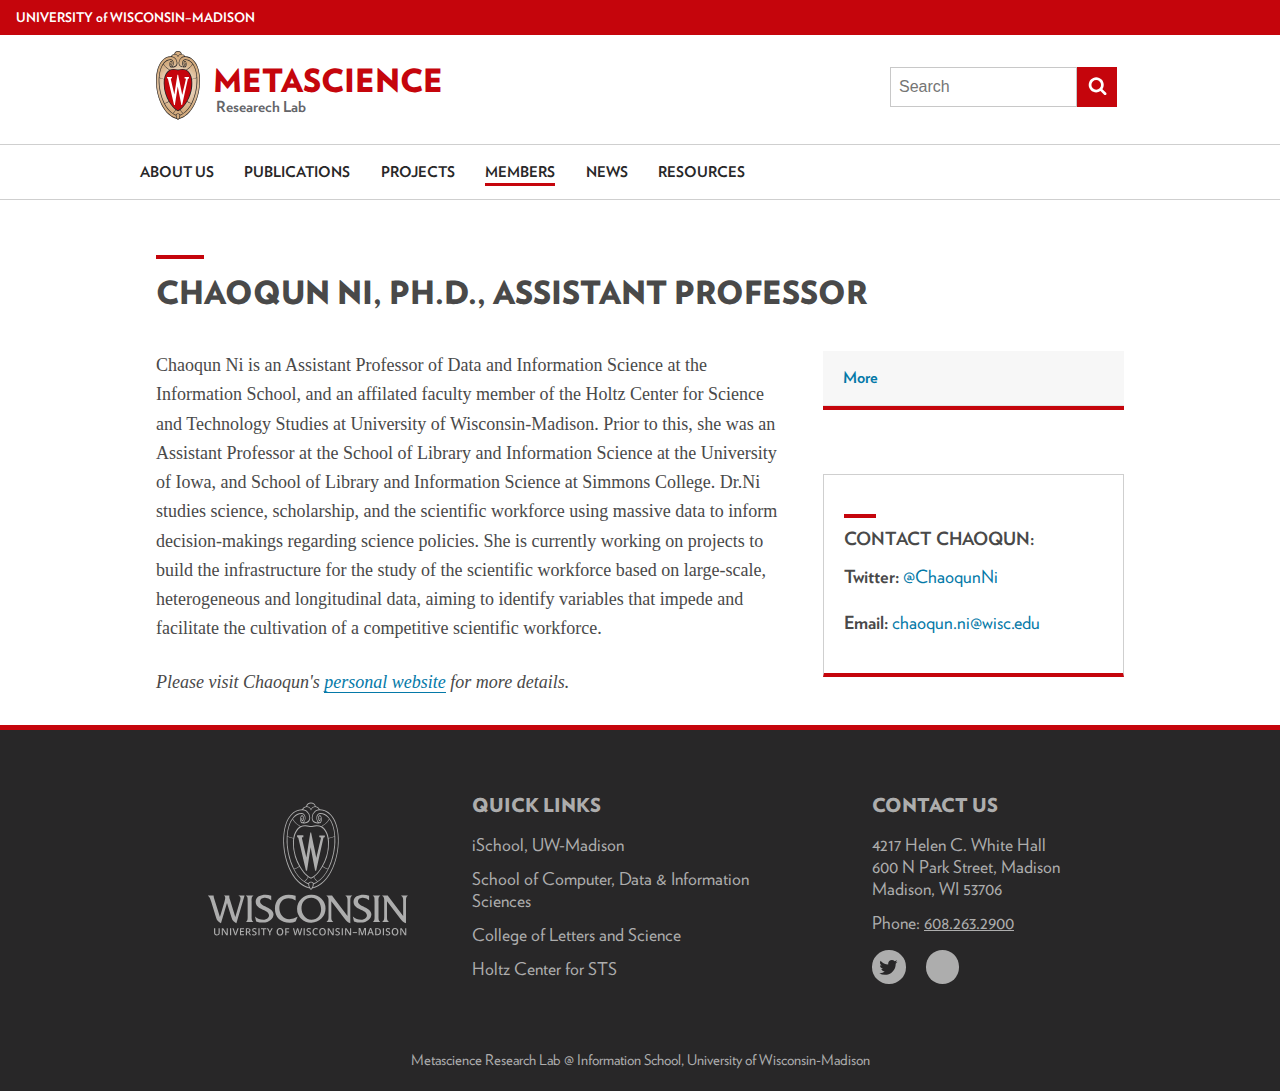
<file: ni.html>
<!DOCTYPE html>
<html lang="en-US" class="no-js">

<head>
    <meta charset="utf-8">
    <title>
        UW Style Sample Page
    </title>
    <meta name="viewport" content="width=device-width, initial-scale=1">
    <link rel="apple-touch-icon" sizes="180x180" href="images/favicons/apple-touch-icon.png">
    <link rel="icon" type="image/png" sizes="32x32" href="images/favicons/favicon-32x32.png">
    <link rel="icon" type="image/png" sizes="16x16" href="images/favicons/favicon-16x16.png">
    <link rel="manifest" href="site.webmanifest">
    <link rel="mask-icon" href="images/favicons/safari-pinned-tab.svg" color="#c5050c">
    <link rel="shortcut icon" href="favicon.ico">
    <meta name="msapplication-TileColor" content="#c5050c">
    <meta name="msapplication-config" content="browserconfig.xml">
    <meta name="theme-color" content="#ffffff">
    <link rel="stylesheet" href="fonts/uw160/fonts.0.0.1.css">
    <link rel="stylesheet" href="css/uw-style.css?version=2.3.1">
    <link rel="stylesheet" href="css/exportStyle.css">
    <script>(function (H) { H.className = H.className.replace(/\bno-js\b/, '') })(document.documentElement)</script>
    <!-- HTML5 shim and Respond.js IE8 support of HTML5 elements and media queries -->
    <!--[if lt IE 9]>
      <script src="https://oss.maxcdn.com/libs/html5shiv/3.7.0/html5shiv.js"></script>
      <script src="https://oss.maxcdn.com/libs/respond.js/1.4.2/respond.min.js"></script>
    <![endif]-->
</head>

<body>
    <a class="uw-show-on-focus" href="#main" id="uw-skip-link">Skip to main content</a>
    <!-- UW navbar -->
    <div class="uw-global-bar" role="navigation">
        <a class="uw-global-name-link" href="http://www.wisc.edu" aria-label="University home page">U<span>niversity
                <span class="uw-of">of</span> </span>W<span>isconsin</span>–Madison</a>
    </div>

    <!-- branding header -->
    <header id="branding" class="uw-header uw-has-search">
        <div class="uw-header-container">
            <div class="uw-header-crest-title">
                <div class="uw-header-crest">
                    <a href="http://www.wisc.edu"><img class="uw-crest-svg" src="images/uw-crest.svg"
                            alt="Link to University of Wisconsin-Madison home page"></a>
                </div>
                <div class="uw-title-tagline">
                    <h1 id="site-title" class="uw-site-title">
                        <a href="" rel="home">Metascience</a>
                    </h1>
                    <div id="site-description" class="uw-site-tagline">Researech Lab</div>
                </div>
            </div>
            <div class="uw-header-search">
                <form role="search" method="get" action="" class="uw-search-form form-inline collapse">
                    <label for="s" class="uw-show-for-sr-only">Search this site</label>
                    <input type="text" class="uw-search-input" placeholder="Search" name="s" id="s" value="">
                    <button class="unstyle uw-search-submit" type="submit">
                        <svg aria-hidden="true" role="presentation">
                            <use xmlns:xlink="http://www.w3.org/1999/xlink" xlink:href="#uw-symbol-search"></use>
                        </svg>
                        <span class="uw-show-for-sr-only">Submit search</span>
                    </button>
                </form>
            </div>
        </div>
    </header>

    <!-- Mobile menu button -->
    <button class="uw-mobile-menu-button-bar uw-mobile-menu-button-bar-reversed uw-is-closed " data-menu="uw-top-menus"
        aria-label="Open menu" aria-expanded="false" aria-controls="uw-top-menus">Menu<svg aria-hidden="true"
            focusable="false">
            <use xmlns:xlink="http://www.w3.org/1999/xlink" xlink:href="#uw-symbol-menu"></use>
        </svg><svg aria-hidden="true" focusable="false">
            <use xmlns:xlink="http://www.w3.org/1999/xlink" xlink:href="#uw-symbol-close"></use>
        </svg></button>

    <!-- Main and secondary nav menus -->
    <div id="uw-top-menus" class="uw-is-visible uw-horizontal" aria-hidden="false">
        <div class="uw-main-nav">
            <nav class="uw-nav-menu uw-nav-menu-reverse" aria-label="Main Menu">
                <ul id="uw-main-nav">

                    <li>
                        <a href="index.html" aria-current="page">About us</a>
                    </li>
                    <li>
                        <a href="publications.html" aria-current="page">publications</a>
                    </li>
                    <li>
                        <a href="projects.html" aria-current="page">projects</a>
                    </li>
                    <li class="current-menu-item">
                        <a href="members.html" aria-current="page">members</a>
                    </li>
                    <li>
                        <a href="news.html" aria-current="page">News</a>
                    </li>
                    <li>
                        <a href="resources.html" aria-current="page">resources</a>
                    </li>
                </ul>
            </nav>
        </div>
        <div class="uw-secondary-nav">
            <nav class="uw-nav-menu uw-nav-menu-secondary" aria-label="Secondary Menu">
               <!--  <ul>
                    <li id="menu-news" class="uw-dropdown">
                        <a href="http://news.wisc.edu" aria-haspopup="true" aria-expanded="false">
                            News<svg aria-hidden="true" class="uw-caret" focusable="false">
                                <use xmlns:xlink="http://www.w3.org/1999/xlink" xlink:href="#uw-symbol-caret-down">
                                </use>
                            </svg><svg aria-hidden="true" class="uw-caret" focusable="false">
                                <use xmlns:xlink="http://www.w3.org/1999/xlink" xlink:href="#uw-symbol-caret-up"></use>
                            </svg>
                        </a>
                        <ul aria-hidden="true" aria-label="News submenu" class="uw-child-menu">
                            <li>
                                <a href="http://localhost:8001/about/">About</a>
                            </li>
                            <li>
                                <a href="http://localhost:8001/contact-us/our-location/">Our Location</a>
                            </li>
                            <li>
                                <a href="http://localhost:8001/news/">News</a>
                            </li>
                        </ul>
                    </li>
                    <li>
                        <a href="http://today.wisc.edu">Calendar</a>
                    </li>
                    <li>
                        <a href="http://map.wisc.edu">Map</a>
                    </li>
                </ul>-->
            </nav>
        </div>
    </div>

    <!-- main content -->
    <main id="main">

        <!-- Page title -->
        <div class="uw-row-full uw-row-page-title">
            <div class="uw-row">
                <div class="uw-col">
                    <h1 class="uw-mini-bar">
                        Chaoqun Ni, Ph.D., Assistant Professor
                    </h1>
                </div>
            </div>
        </div>

        <!-- Page content -->
        <div class="uw-full-row">
            <div class="uw-row">

                <!-- Body content -->
                <div class="uw-col uw-body">
                    <p>
                        Chaoqun Ni is an Assistant Professor of Data and Information Science at the Information School, and an affilated faculty member of the Holtz Center for Science and Technology Studies at University of Wisconsin-Madison. Prior to this, she was an Assistant Professor at the School of Library and Information Science at the University of Iowa, and School of Library and Information Science at Simmons College. Dr.Ni studies science, scholarship, and the scientific workforce using massive data to inform decision-makings regarding science policies. She is currently working on projects to build the infrastructure for the study of the scientific workforce based on large-scale, heterogeneous and longitudinal data, aiming to identify variables that impede and facilitate the cultivation of a competitive scientific workforce.
                    </p>
                    <p> <i>Please visit Chaoqun's <a href="https://chaoqunni.github.io/" target="_blank">personal website</a> for more details.</i></p>

                </div>

                <!-- Sidebar content -->
                <aside class="uw-col uw-sidebar">
                    <button class="uw-button-unstyle uw-side-nav-button"><svg aria-hidden="true" focusable="false">
                            <use xmlns:xlink="http://www.w3.org/1999/xlink" xlink:href="#uw-symbol-caret-down"></use>
                        </svg> Select a section…</button>

                    <!-- Sidebar nav -->
                    <div class="uw-side-nav">
                        <ul>
                            <li class="uw-current-menu-item"><a href="#">More</a></li>
                        </ul>
                    </div>

                    <!-- Sidbar callout box -->
                    <div class="uw-sidebar-box">
                        <h3>Contact Chaoqun:</h3>


                        <p><b>Twitter:</b> <a href="https://twitter.com/ChaoqunNi" target="_blank">@ChaoqunNi </a></p>

                        <p><b>Email: </b><a href="mailto:chaoqun.ni@wisc.edu">chaoqun.ni@wisc.edu</a></p>
                    </div>

                </aside>
            </div>
        </div>
    </main>

    <footer id="colophon" class="uw-footer">
        <div class="uw-footer-content">
          <div class="uw-logo">
            <a href="http://www.wisc.edu" aria-label="Link to main university website">
              <svg aria-hidden="true" focusable="false">
                <use xmlns:xlink="http://www.w3.org/1999/xlink" xlink:href="#uw-symbol-crest-footer"></use>
              </svg>
            </a>
          </div>
          <!--<div class="uw-footer-menu" role="complementary">
            <h3 class="uw-footer-header">Partners</h3>
            <ul>
              <li><a href="https://students.wisc.edu/">Division of Student Life</a></li>
                <li><a href="http://provost.wisc.edu/climate.htm">Division of Diversity, Equity &amp; Educational Achievement</a></li>
                <li><a href="https://chancellor.wisc.edu/">Office of the Chancellor</a></li>
                <li><a href="https://universityrelations.wisc.edu/">University Relations</a></li>
                <li><a href="https://msc.wisc.edu/">Multicultural Student Center</a></li>
                <li><a href="http://www.oed.wisc.edu/">Office for Equity and Diversity</a></li> 
            </ul>
          </div>-->
          <div class="uw-footer-menu" role="complementary">
            <h3 class="uw-footer-header">Quick Links</h3>
            <ul>
                <li><a href="https://ischool.wisc.edu/" target="_blank">iSchool, UW-Madison</a></li>
                <li><a href="https://cdis.wisc.edu/" target="_blank">School of Computer, Data & Information Sciences</a></li>
                <li><a href="https://ls.wisc.edu/" target="_blank">College of Letters and Science</a></li>
                <li><a href="https://sts.wisc.edu/" target="_blank">Holtz Center for STS</a></li>

              <!-- <li><a href="http://www.wisc.edu/accessibility/">Accessibility</a></li>
                <li><a href="https://diversity.wisc.edu/">Diversity</a></li>
                <li><a href="http://www.wisc.edu/governance/">Governance</a></li>
                <li><a href="http://www.wisc.edu/policies/">Policies</a></li>
                <li><a href="http://uwpd.wisc.edu/">Safety</a></li>
                <li><a href="http://www.oed.wisc.edu/title-ix.htm">Title IX</a></li> -->
            </ul>
          </div>
    
          <div class="uw-footer-contact">
            <h3 class="uw-footer-header">Contact Us</h3>
            <ul class="uw-contact-list">
                <li class="uw-contact-item"> 4217 Helen C. White Hall <br>
                    600 N Park Street, Madison<br>
                  Madison, WI 53706</li>
                  <li class="uw-contact-item">Phone: <a href="tel:6608.263.2900">608.263.2900</a></li>



              <!-- <li class="uw-contact-item">Email: <a href="mailto:email@wisc.edu">email@wisc.edu</a></li>
                <li class="uw-contact-item">Phone: <a href="tel:608-555-5555">608-555-5555</a></li> -->
              <li>
                <ul class="uw-social-icons">
                 <li id="uw-icon-twitter" class="uw-social-icon">
                      <a aria-label="twitter" href="https://twitter.com" target="_blank"><svg aria-hidden="true" focusable="false"><use xmlns:xlink="http://www.w3.org/1999/xlink" xlink:href="#uw-symbol-twitter"></use></svg></a>
                    </li>
                    <li id="uw-icon-github" class="uw-social-icon">
                      <a aria-label="github" href="https://github.com/MetascienceLab" target="_blank"><svg aria-hidden="true" focusable="false"><use xmlns:xlink="http://www.w3.org/1999/xlink" xlink:href="#uw-symbol-github"></use></svg></a>
                    </li>
                    <!--  <li id="uw-icon-instagram" class="uw-social-icon">
                      <a aria-label="instagram" href="https://www.instagram.com"><svg aria-hidden="true" focusable="false"><use xmlns:xlink="http://www.w3.org/1999/xlink" xlink:href="#uw-symbol-instagram"></use></svg></a>
                    </li>
                    <li id="uw-icon-facebook" class="uw-social-icon">
                      <a aria-label="facebook" href="https://facebook.com/"><svg aria-hidden="true" focusable="false"><use xmlns:xlink="http://www.w3.org/1999/xlink" xlink:href="#uw-symbol-facebook"></use></svg></a>
                    </li> -->
                </ul>
              </li>
            </ul>
          </div>
        </div>
    
        <div class="uw-copyright">
          <p>Metascience Research Lab @ Information School, University of Wisconsin-Madison</p>
        </div>
      </footer>
    <div class="uw-overlay"></div>
    <svg aria-hidden="true" style="display: inline; height: 0; position: absolute;"
        xmlns:xlink="http://www.w3.org/1999/xlink">
        <title>Site icons</title>
        <defs>
            <symbol id="uw-symbol-more" viewBox="0,0,1792,1792">
                <title id="title">More</title>
                <path
                    d="M979 960q0 13-10 23l-466 466q-10 10-23 10t-23-10l-50-50q-10-10-10-23t10-23l393-393-393-393q-10-10-10-23t10-23l50-50q10-10 23-10t23 10l466 466q10 10 10 23zm384 0q0 13-10 23l-466 466q-10 10-23 10t-23-10l-50-50q-10-10-10-23t10-23l393-393-393-393q-10-10-10-23t10-23l50-50q10-10 23-10t23 10l466 466q10 10 10 23z">
                </path>
            </symbol>
            <symbol id="uw-symbol-menu" viewBox="0 0 1024 1024">
                <title id="svg-menu">open menu</title>
                <path class="path1" d="M128 256h768v86h-768v-86zM128 554v-84h768v84h-768zM128 768v-86h768v86h-768z">
                </path>
            </symbol>
            <symbol id="uw-symbol-close" viewBox="0 0 805 1024">
                <title>close</title>
                <path class="path1"
                    d="M741.714 755.429q0 22.857-16 38.857l-77.714 77.714q-16 16-38.857 16t-38.857-16l-168-168-168 168q-16 16-38.857 16t-38.857-16l-77.714-77.714q-16-16-16-38.857t16-38.857l168-168-168-168q-16-16-16-38.857t16-38.857l77.714-77.714q16-16 38.857-16t38.857 16l168 168 168-168q16-16 38.857-16t38.857 16l77.714 77.714q16 16 16 38.857t-16 38.857l-168 168 168 168q16 16 16 38.857z">
                </path>
            </symbol>
            <symbol id="uw-symbol-search" viewBox="0 0 951 1024">
                <title>search</title>
                <path class="path1"
                    d="M658.286 475.429q0-105.714-75.143-180.857t-180.857-75.143-180.857 75.143-75.143 180.857 75.143 180.857 180.857 75.143 180.857-75.143 75.143-180.857zM950.857 950.857q0 29.714-21.714 51.429t-51.429 21.714q-30.857 0-51.429-21.714l-196-195.429q-102.286 70.857-228 70.857-81.714 0-156.286-31.714t-128.571-85.714-85.714-128.571-31.714-156.286 31.714-156.286 85.714-128.571 128.571-85.714 156.286-31.714 156.286 31.714 128.571 85.714 85.714 128.571 31.714 156.286q0 125.714-70.857 228l196 196q21.143 21.143 21.143 51.429z">
                </path>
            </symbol>
            <symbol id="uw-symbol-search-gray" viewBox="0 0 951 1024">
                <title>search</title>
                <path class="path1"
                    d="M658.286 475.429q0-105.714-75.143-180.857t-180.857-75.143-180.857 75.143-75.143 180.857 75.143 180.857 180.857 75.143 180.857-75.143 75.143-180.857zM950.857 950.857q0 29.714-21.714 51.429t-51.429 21.714q-30.857 0-51.429-21.714l-196-195.429q-102.286 70.857-228 70.857-81.714 0-156.286-31.714t-128.571-85.714-85.714-128.571-31.714-156.286 31.714-156.286 85.714-128.571 128.571-85.714 156.286-31.714 156.286 31.714 128.571 85.714 85.714 128.571 31.714 156.286q0 125.714-70.857 228l196 196q21.143 21.143 21.143 51.429z">
                </path>
            </symbol>
            <symbol id="uw-symbol-search-in-blank" viewBox="0 0 951 1024">
                <title>search</title>
                <path class="path1"
                    d="M658.286 475.429q0-105.714-75.143-180.857t-180.857-75.143-180.857 75.143-75.143 180.857 75.143 180.857 180.857 75.143 180.857-75.143 75.143-180.857zM950.857 950.857q0 29.714-21.714 51.429t-51.429 21.714q-30.857 0-51.429-21.714l-196-195.429q-102.286 70.857-228 70.857-81.714 0-156.286-31.714t-128.571-85.714-85.714-128.571-31.714-156.286 31.714-156.286 85.714-128.571 128.571-85.714 156.286-31.714 156.286 31.714 128.571 85.714 85.714 128.571 31.714 156.286q0 125.714-70.857 228l196 196q21.143 21.143 21.143 51.429z">
                </path>
            </symbol>
            <symbol id="uw-symbol-envelope" viewBox="0 0 1024 1024">
                <title>envelope</title>
                <path class="path1"
                    d="M1024 405.714v453.714q0 37.714-26.857 64.571t-64.571 26.857h-841.143q-37.714 0-64.571-26.857t-26.857-64.571v-453.714q25.143 28 57.714 49.714 206.857 140.571 284 197.143 32.571 24 52.857 37.429t54 27.429 62.857 14h1.143q29.143 0 62.857-14t54-27.429 52.857-37.429q97.143-70.286 284.571-197.143 32.571-22.286 57.143-49.714zM1024 237.714q0 45.143-28 86.286t-69.714 70.286q-214.857 149.143-267.429 185.714-5.714 4-24.286 17.429t-30.857 21.714-29.714 18.571-32.857 15.429-28.571 5.143h-1.143q-13.143 0-28.571-5.143t-32.857-15.429-29.714-18.571-30.857-21.714-24.286-17.429q-52-36.571-149.714-104.286t-117.143-81.429q-35.429-24-66.857-66t-31.429-78q0-44.571 23.714-74.286t67.714-29.714h841.143q37.143 0 64.286 26.857t27.143 64.571z">
                </path>
            </symbol>
            <symbol id="uw-symbol-pinterest" class="uw-social-symbols" viewBox="0 0 731 1024">
                <title>pinterest-p</title>
                <path class="path1"
                    d="M0 341.143q0-61.714 21.429-116.286t59.143-95.143 86.857-70.286 105.714-44.571 115.429-14.857q90.286 0 168 38t126.286 110.571 48.571 164q0 54.857-10.857 107.429t-34.286 101.143-57.143 85.429-82.857 58.857-108 22q-38.857 0-77.143-18.286t-54.857-50.286q-5.714 22.286-16 64.286t-13.429 54.286-11.714 40.571-14.857 40.571-18.286 35.714-26.286 44.286-35.429 49.429l-8 2.857-5.143-5.714q-8.571-89.714-8.571-107.429 0-52.571 12.286-118t38-164.286 29.714-116q-18.286-37.143-18.286-96.571 0-47.429 29.714-89.143t75.429-41.714q34.857 0 54.286 23.143t19.429 58.571q0 37.714-25.143 109.143t-25.143 106.857q0 36 25.714 59.714t62.286 23.714q31.429 0 58.286-14.286t44.857-38.857 32-54.286 21.714-63.143 11.429-63.429 3.714-56.857q0-98.857-62.571-154t-163.143-55.143q-114.286 0-190.857 74t-76.571 187.714q0 25.143 7.143 48.571t15.429 37.143 15.429 26 7.143 17.429q0 16-8.571 41.714t-21.143 25.714q-1.143 0-9.714-1.714-29.143-8.571-51.714-32t-34.857-54-18.571-61.714-6.286-60.857z">
                </path>
            </symbol>
            <symbol id="uw-symbol-twitter" class="uw-social-symbols" viewBox="0 0 951 1024">
                <title>twitter</title>
                <path class="path1"
                    d="M925.714 233.143q-38.286 56-92.571 95.429 0.571 8 0.571 24 0 74.286-21.714 148.286t-66 142-105.429 120.286-147.429 83.429-184.571 31.143q-154.857 0-283.429-82.857 20 2.286 44.571 2.286 128.571 0 229.143-78.857-60-1.143-107.429-36.857t-65.143-91.143q18.857 2.857 34.857 2.857 24.571 0 48.571-6.286-64-13.143-106-63.714t-42-117.429v-2.286q38.857 21.714 83.429 23.429-37.714-25.143-60-65.714t-22.286-88q0-50.286 25.143-93.143 69.143 85.143 168.286 136.286t212.286 56.857q-4.571-21.714-4.571-42.286 0-76.571 54-130.571t130.571-54q80 0 134.857 58.286 62.286-12 117.143-44.571-21.143 65.714-81.143 101.714 53.143-5.714 106.286-28.571z">
                </path>
            </symbol>
            <symbol id="uw-symbol-youtube" class="uw-social-symbols" viewBox="0 0 878 1024">
                <title>youtube</title>
                <path class="path1"
                    d="M554.857 710.857v120.571q0 38.286-22.286 38.286-13.143 0-25.714-12.571v-172q12.571-12.571 25.714-12.571 22.286 0 22.286 38.286zM748 711.429v26.286h-51.429v-26.286q0-38.857 25.714-38.857t25.714 38.857zM196 586.857h61.143v-53.714h-178.286v53.714h60v325.143h57.143v-325.143zM360.571 912h50.857v-282.286h-50.857v216q-17.143 24-32.571 24-10.286 0-12-12-0.571-1.714-0.571-20v-208h-50.857v223.429q0 28 4.571 41.714 6.857 21.143 33.143 21.143 27.429 0 58.286-34.857v30.857zM605.714 827.429v-112.571q0-41.714-5.143-56.571-9.714-32-40.571-32-28.571 0-53.143 30.857v-124h-50.857v378.857h50.857v-27.429q25.714 31.429 53.143 31.429 30.857 0 40.571-31.429 5.143-15.429 5.143-57.143zM798.857 821.714v-7.429h-52q0 29.143-1.143 34.857-4 20.571-22.857 20.571-26.286 0-26.286-39.429v-49.714h102.286v-58.857q0-45.143-15.429-66.286-22.286-29.143-60.571-29.143-38.857 0-61.143 29.143-16 21.143-16 66.286v98.857q0 45.143 16.571 66.286 22.286 29.143 61.714 29.143 41.143 0 61.714-30.286 10.286-15.429 12-30.857 1.143-5.143 1.143-33.143zM451.429 300v-120q0-39.429-24.571-39.429t-24.571 39.429v120q0 40 24.571 40t24.571-40zM862.286 729.143q0 133.714-14.857 200-8 33.714-33.143 56.571t-58.286 26.286q-105.143 12-317.143 12t-317.143-12q-33.143-3.429-58.571-26.286t-32.857-56.571q-14.857-64-14.857-200 0-133.714 14.857-200 8-33.714 33.143-56.571t58.857-26.857q104.571-11.429 316.571-11.429t317.143 11.429q33.143 4 58.571 26.857t32.857 56.571q14.857 64 14.857 200zM292 0h58.286l-69.143 228v154.857h-57.143v-154.857q-8-42.286-34.857-121.143-21.143-58.857-37.143-106.857h60.571l40.571 150.286zM503.429 190.286v100q0 46.286-16 67.429-21.143 29.143-60.571 29.143-38.286 0-60-29.143-16-21.714-16-67.429v-100q0-45.714 16-66.857 21.714-29.143 60-29.143 39.429 0 60.571 29.143 16 21.143 16 66.857zM694.857 97.714v285.143h-52v-31.429q-30.286 35.429-58.857 35.429-26.286 0-33.714-21.143-4.571-13.714-4.571-42.857v-225.143h52v209.714q0 18.857 0.571 20 1.714 12.571 12 12.571 15.429 0 32.571-24.571v-217.714h52z">
                </path>
            </symbol>
            <symbol id="uw-symbol-facebook" class="uw-social-symbols" viewBox="0 0 602 1024">
                <title>facebook</title>
                <path class="path1"
                    d="M548 6.857v150.857h-89.714q-49.143 0-66.286 20.571t-17.143 61.714v108h167.429l-22.286 169.143h-145.143v433.714h-174.857v-433.714h-145.714v-169.143h145.714v-124.571q0-106.286 59.429-164.857t158.286-58.571q84 0 130.286 6.857z">
                </path>
            </symbol>
            <symbol id="uw-symbol-instagram" class="uw-social-symbols" viewBox="0 0 878 1024">
                <title>instagram</title>
                <path class="path1"
                    d="M778.286 814.857v-370.286h-77.143q11.429 36 11.429 74.857 0 72-36.571 132.857t-99.429 96.286-137.143 35.429q-112.571 0-192.571-77.429t-80-187.143q0-38.857 11.429-74.857h-80.571v370.286q0 14.857 10 24.857t24.857 10h610.857q14.286 0 24.571-10t10.286-24.857zM616 510.286q0-70.857-51.714-120.857t-124.857-50q-72.571 0-124.286 50t-51.714 120.857 51.714 120.857 124.286 50q73.143 0 124.857-50t51.714-120.857zM778.286 304.571v-94.286q0-16-11.429-27.714t-28-11.714h-99.429q-16.571 0-28 11.714t-11.429 27.714v94.286q0 16.571 11.429 28t28 11.429h99.429q16.571 0 28-11.429t11.429-28zM877.714 185.714v652.571q0 46.286-33.143 79.429t-79.429 33.143h-652.571q-46.286 0-79.429-33.143t-33.143-79.429v-652.571q0-46.286 33.143-79.429t79.429-33.143h652.571q46.286 0 79.429 33.143t33.143 79.429z">
                </path>
            </symbol>
            <symbol id="uw-symbol-caret-up" viewBox="0 0 1792 1792">
                <title>Collapse</title>
                <path
                    d="M1395 1184q0 13-10 23l-50 50q-10 10-23 10t-23-10l-393-393-393 393q-10 10-23 10t-23-10l-50-50q-10-10-10-23t10-23l466-466q10-10 23-10t23 10l466 466q10 10 10 23z">
                </path>
            </symbol>
            <symbol id="uw-symbol-caret-down" viewBox="0 0 1792 1792">
                <title>Expand</title>
                <path
                    d="M1395 736q0 13-10 23l-466 466q-10 10-23 10t-23-10l-466-466q-10-10-10-23t10-23l50-50q10-10 23-10t23 10l393 393 393-393q10-10 23-10t23 10l50 50q10 10 10 23z">
                </path>
            </symbol>
            <symbol id="uw-symbol-chevron-right" viewBox="0 0 695 1024">
                <title id="svg-next-slide">next slide</title>
                <path class="path1"
                    d="M632.571 501.143l-424 424q-10.857 10.857-25.714 10.857t-25.714-10.857l-94.857-94.857q-10.857-10.857-10.857-25.714t10.857-25.714l303.429-303.429-303.429-303.429q-10.857-10.857-10.857-25.714t10.857-25.714l94.857-94.857q10.857-10.857 25.714-10.857t25.714 10.857l424 424q10.857 10.857 10.857 25.714t-10.857 25.714z">
                </path>
            </symbol>
            <symbol id="uw-symbol-chevron-left" viewBox="0 0 768 1024">
                <title id="svg-previous">previous slide</title>
                <path class="path1"
                    d="M669.143 172l-303.429 303.429 303.429 303.429q10.857 10.857 10.857 25.714t-10.857 25.714l-94.857 94.857q-10.857 10.857-25.714 10.857t-25.714-10.857l-424-424q-10.857-10.857-10.857-25.714t10.857-25.714l424-424q10.857-10.857 25.714-10.857t25.714 10.857l94.857 94.857q10.857 10.857 10.857 25.714t-10.857 25.714z">
                </path>
            </symbol>
            <symbol id="uw-symbol-crest-footer" viewBox="0 0 200 132.78">
                <title id="svg-crest-footer">Footer Crest</title>
                <path
                    d="M31.65,93.63c3,1.09,1.75,4.35,1,6.65L28.31,115l-5.4-17.44a8.47,8.47,0,0,1-.58-4.07H16.85v0.12c2.14,1.13,1.36,3.75.62,6.2l-4.55,15.31L7.14,96.41a7.23,7.23,0,0,1-.47-2.9H1v0.12c1.94,1.37,2.53,4,3.23,6.2l4.58,14.86c1.28,4.15,1.63,3.87,5.16,6.53L20,100.88l4.27,13.86c1.29,4.15,1.56,3.95,5.13,6.49l8.19-27.71h-6v0.12Z"
                    transform="translate(-1 -0.61)" />
                <path
                    d="M38.95,93.63c2,0.77,1.71,3.71,1.71,5.56v15.18c0,1.81.23,4.8-1.71,5.52V120h7.38v-0.12c-1.94-.77-1.71-3.71-1.71-5.52V99.19c0-1.81-.23-4.79,1.71-5.56V93.51H38.95v0.12Z"
                    transform="translate(-1 -0.61)" />
                <path
                    d="M53.12,99.43c0-2.78,2.8-3.67,5-3.67a8.68,8.68,0,0,1,6.1,2.54V93.75a18.9,18.9,0,0,0-5.79-.89c-4.74,0-9.75,1.94-9.75,7,0,8.54,13.36,7.41,13.36,13.7,0,2.82-3.34,4.19-5.55,4.19A13.17,13.17,0,0,1,48,114.41l1.13,5a19.44,19.44,0,0,0,7,1.21c6.06,0,10.41-4,10.41-8.34C66.49,104.87,53.12,104.95,53.12,99.43Z"
                    transform="translate(-1 -0.61)" />
                <path
                    d="M82.23,117.32c-6,0-9.87-5.28-9.87-11.2s3.73-9.91,9.09-9.91a13.15,13.15,0,0,1,7.19,2.3V93.87a30,30,0,0,0-7.07-1c-8,0-13.64,5.52-13.64,13.86,0,8.62,5.67,13.94,14.84,13.94a13.31,13.31,0,0,0,5.86-1.21l2-4.67H90.5A16.7,16.7,0,0,1,82.23,117.32Z"
                    transform="translate(-1 -0.61)" />
                <path
                    d="M104.63,92.83a14,14,0,0,0-14.57,13.85,13.83,13.83,0,0,0,14.18,14,14.09,14.09,0,0,0,14.29-14.18A13.63,13.63,0,0,0,104.63,92.83Zm-0.19,24.93c-6.1,0-9.95-5.8-9.95-11.44,0-6.08,3.85-10.59,9.87-10.59s9.75,5.68,9.75,11.56S110.34,117.75,104.44,117.75Z"
                    transform="translate(-1 -0.61)" />
                <path
                    d="M138.49,93.63c2.06,1.21,2,2.82,2,5.08V114L126.29,95.36l-0.55-.81a2.48,2.48,0,0,1-.58-1v0H119.5v0.12c2,1.21,2,2.82,2,5.08v16.07c0,2.25,0,3.86-2.06,5.11V120h6.88v-0.12c-2.06-1.25-2-2.86-2-5.11V99.19l13.32,17.52c1.71,2.3,2.91,3.63,5.67,4.6V98.7c0-2.25,0-3.87,2-5.08V93.51h-6.84v0.12Z"
                    transform="translate(-1 -0.61)" />
                <path
                    d="M151,99.43c0-2.78,2.8-3.67,5-3.67a8.68,8.68,0,0,1,6.1,2.54V93.75a18.86,18.86,0,0,0-5.79-.89c-4.73,0-9.75,1.94-9.75,7,0,8.54,13.36,7.41,13.36,13.7,0,2.82-3.34,4.19-5.56,4.19a13.18,13.18,0,0,1-8.51-3.34l1.13,5a19.46,19.46,0,0,0,7,1.21c6.06,0,10.41-4,10.41-8.34C164.37,104.87,151,104.95,151,99.43Z"
                    transform="translate(-1 -0.61)" />
                <path
                    d="M165.84,93.63c2,0.77,1.71,3.71,1.71,5.56v15.18c0,1.81.24,4.8-1.71,5.52V120h7.38v-0.12c-1.94-.77-1.71-3.71-1.71-5.52V99.19c0-1.81-.24-4.79,1.71-5.56V93.51h-7.38v0.12Z"
                    transform="translate(-1 -0.61)" />
                <path
                    d="M194.16,93.51v0.12c2.06,1.21,2,2.82,2,5.08V114L182,95.36l-0.55-.81a2.6,2.6,0,0,1-.58-1v0h-5.67v0.12c2,1.21,2,2.82,2,5.08v16.07c0,2.25,0,3.86-2.06,5.11V120H182v-0.12c-2.06-1.25-2-2.86-2-5.11V99.19l13.32,17.52c1.71,2.3,2.92,3.63,5.67,4.6V98.7c0-2.25,0-3.87,2-5.08V93.51h-6.84Z"
                    transform="translate(-1 -0.61)" />
                <path
                    d="M12.72,126.16v4.62a2.75,2.75,0,0,1-.34,1.38,2.27,2.27,0,0,1-1,.91,3.4,3.4,0,0,1-1.54.32,2.87,2.87,0,0,1-2.07-.7,2.55,2.55,0,0,1-.74-1.93v-4.6H8.24v4.52a1.81,1.81,0,0,0,.41,1.3,1.69,1.69,0,0,0,1.26.42,1.5,1.5,0,0,0,1.65-1.73v-4.51h1.17Z"
                    transform="translate(-1 -0.61)" />
                <path
                    d="M20.74,133.29H19.31l-3.51-5.69h0l0,0.32q0.07,0.91.07,1.66v3.71H14.79v-7.14h1.42l3.5,5.66h0c0-.08,0-0.35,0-0.82s0-.84,0-1.1v-3.74h1.07v7.14Z"
                    transform="translate(-1 -0.61)" />
                <path d="M23,133.29v-7.14h1.17v7.14H23Z" transform="translate(-1 -0.61)" />
                <path
                    d="M30.42,126.16h1.21l-2.5,7.14H27.9l-2.49-7.14h1.2l1.49,4.44c0.08,0.21.16,0.48,0.25,0.82s0.14,0.58.17,0.75c0-.25.11-0.53,0.2-0.86s0.16-.57.21-0.72Z"
                    transform="translate(-1 -0.61)" />
                <path d="M37,133.29h-4v-7.14h4v1H34.08v1.94h2.69v1H34.08v2.24H37v1Z" transform="translate(-1 -0.61)" />
                <path
                    d="M40,130.44v2.85H38.84v-7.14h2a3.32,3.32,0,0,1,2,.52,1.86,1.86,0,0,1,.66,1.56,2,2,0,0,1-1.39,1.9l2,3.16H42.86l-1.71-2.85H40Zm0-1h0.81a1.85,1.85,0,0,0,1.18-.3,1.1,1.1,0,0,0,.37-0.9,1,1,0,0,0-.4-0.87,2.17,2.17,0,0,0-1.19-.26H40v2.33Z"
                    transform="translate(-1 -0.61)" />
                <path
                    d="M49.68,131.36a1.8,1.8,0,0,1-.69,1.49,3,3,0,0,1-1.9.54,4.53,4.53,0,0,1-2-.38v-1.1a5.34,5.34,0,0,0,1,.36,4.39,4.39,0,0,0,1,.13,1.62,1.62,0,0,0,1-.26,0.86,0.86,0,0,0,.33-0.71,0.89,0.89,0,0,0-.3-0.68A4.57,4.57,0,0,0,47,130.1a3.31,3.31,0,0,1-1.38-.9,1.91,1.91,0,0,1-.4-1.22,1.71,1.71,0,0,1,.63-1.41,2.63,2.63,0,0,1,1.7-.51,5,5,0,0,1,2,.45l-0.37,1a4.47,4.47,0,0,0-1.7-.4,1.31,1.31,0,0,0-.86.25,0.81,0.81,0,0,0-.29.65,0.92,0.92,0,0,0,.12.48,1.2,1.2,0,0,0,.39.37,6.52,6.52,0,0,0,1,.46,5.31,5.31,0,0,1,1.15.61,1.8,1.8,0,0,1,.54.64A1.93,1.93,0,0,1,49.68,131.36Z"
                    transform="translate(-1 -0.61)" />
                <path d="M51.41,133.29v-7.14h1.17v7.14H51.41Z" transform="translate(-1 -0.61)" />
                <path d="M57.26,133.29H56.1v-6.14H54v-1h5.37v1h-2.1v6.14Z" transform="translate(-1 -0.61)" />
                <path d="M62.81,129.41l1.69-3.26h1.27l-2.38,4.37v2.77H62.22v-2.73l-2.37-4.41h1.27Z"
                    transform="translate(-1 -0.61)" />
                <path
                    d="M76.33,129.71a3.9,3.9,0,0,1-.87,2.71,3.66,3.66,0,0,1-5,0,3.93,3.93,0,0,1-.87-2.73,3.86,3.86,0,0,1,.87-2.71A3.21,3.21,0,0,1,73,126a3.14,3.14,0,0,1,2.46,1A3.9,3.9,0,0,1,76.33,129.71Zm-5.45,0a3.19,3.19,0,0,0,.53,2,2.16,2.16,0,0,0,3.15,0,4.05,4.05,0,0,0,0-4A1.86,1.86,0,0,0,73,127a1.9,1.9,0,0,0-1.58.68A3.18,3.18,0,0,0,70.88,129.71Z"
                    transform="translate(-1 -0.61)" />
                <path d="M79.36,133.29H78.2v-7.14h4v1H79.36v2.23h2.69v1H79.36v2.93Z" transform="translate(-1 -0.61)" />
                <path
                    d="M93.39,133.29H92.12L90.91,129c-0.05-.19-0.12-0.45-0.2-0.8s-0.12-.59-0.14-0.73q0,0.31-.16.81c-0.07.33-.13,0.58-0.18,0.74L89,133.29H87.78l-0.92-3.57-0.94-3.56h1.19l1,4.16q0.24,1,.34,1.77c0-.28.09-0.59,0.16-0.93s0.14-.62.2-0.83L90,126.16h1.16l1.19,4.19a15.38,15.38,0,0,1,.36,1.74,12.74,12.74,0,0,1,.35-1.78l1-4.15h1.18Z"
                    transform="translate(-1 -0.61)" />
                <path d="M96.6,133.29v-7.14h1.17v7.14H96.6Z" transform="translate(-1 -0.61)" />
                <path
                    d="M104.11,131.36a1.8,1.8,0,0,1-.69,1.49,3,3,0,0,1-1.9.54,4.53,4.53,0,0,1-2-.38v-1.1a5.4,5.4,0,0,0,1,.36,4.42,4.42,0,0,0,1,.13,1.63,1.63,0,0,0,1-.26,0.86,0.86,0,0,0,.33-0.71,0.89,0.89,0,0,0-.3-0.68,4.59,4.59,0,0,0-1.25-.66,3.29,3.29,0,0,1-1.38-.9,1.91,1.91,0,0,1-.4-1.22,1.71,1.71,0,0,1,.63-1.41,2.63,2.63,0,0,1,1.7-.51,5,5,0,0,1,2,.45l-0.37,1a4.47,4.47,0,0,0-1.7-.4,1.31,1.31,0,0,0-.86.25,0.81,0.81,0,0,0-.29.65,0.92,0.92,0,0,0,.12.48,1.2,1.2,0,0,0,.39.37,6.43,6.43,0,0,0,1,.46,5.31,5.31,0,0,1,1.15.61,1.81,1.81,0,0,1,.54.64A1.93,1.93,0,0,1,104.11,131.36Z"
                    transform="translate(-1 -0.61)" />
                <path
                    d="M108.87,127.05a1.92,1.92,0,0,0-1.58.71,3.75,3.75,0,0,0,0,4,2,2,0,0,0,1.61.67,4.26,4.26,0,0,0,.88-0.09c0.28-.06.58-0.14,0.88-0.23v1a5.34,5.34,0,0,1-1.9.32,3,3,0,0,1-2.41-.95,4,4,0,0,1-.84-2.72,4.4,4.4,0,0,1,.41-1.95,2.92,2.92,0,0,1,1.18-1.28,3.58,3.58,0,0,1,1.81-.44,4.5,4.5,0,0,1,2,.46l-0.42,1a6.37,6.37,0,0,0-.77-0.3A2.75,2.75,0,0,0,108.87,127.05Z"
                    transform="translate(-1 -0.61)" />
                <path
                    d="M118.85,129.71a3.9,3.9,0,0,1-.87,2.71,3.15,3.15,0,0,1-2.47,1,3.18,3.18,0,0,1-2.48-1,3.94,3.94,0,0,1-.87-2.73A3.86,3.86,0,0,1,113,127a3.21,3.21,0,0,1,2.49-.95,3.15,3.15,0,0,1,2.46,1A3.91,3.91,0,0,1,118.85,129.71Zm-5.45,0a3.21,3.21,0,0,0,.53,2,2.16,2.16,0,0,0,3.15,0,4,4,0,0,0,0-4,1.86,1.86,0,0,0-1.56-.68,1.9,1.9,0,0,0-1.59.68A3.18,3.18,0,0,0,113.4,129.71Z"
                    transform="translate(-1 -0.61)" />
                <path
                    d="M126.67,133.29h-1.43l-3.51-5.69h0l0,0.32q0.07,0.91.07,1.66v3.71h-1.06v-7.14h1.42l3.5,5.66h0c0-.08,0-0.35,0-0.82s0-.84,0-1.1v-3.74h1.07v7.14Z"
                    transform="translate(-1 -0.61)" />
                <path
                    d="M133,131.36a1.8,1.8,0,0,1-.69,1.49,3,3,0,0,1-1.9.54,4.52,4.52,0,0,1-2-.38v-1.1a5.31,5.31,0,0,0,1,.36,4.39,4.39,0,0,0,1,.13,1.62,1.62,0,0,0,1-.26,0.86,0.86,0,0,0,.33-0.71,0.88,0.88,0,0,0-.3-0.68,4.53,4.53,0,0,0-1.25-.66,3.31,3.31,0,0,1-1.38-.9,1.92,1.92,0,0,1-.4-1.22,1.71,1.71,0,0,1,.63-1.41,2.64,2.64,0,0,1,1.71-.51,5,5,0,0,1,2,.45l-0.37,1a4.47,4.47,0,0,0-1.7-.4,1.3,1.3,0,0,0-.86.25,0.81,0.81,0,0,0-.29.65,0.92,0.92,0,0,0,.12.48,1.22,1.22,0,0,0,.38.37,6.63,6.63,0,0,0,1,.46,5.26,5.26,0,0,1,1.15.61,1.79,1.79,0,0,1,.54.64A1.9,1.9,0,0,1,133,131.36Z"
                    transform="translate(-1 -0.61)" />
                <path d="M134.73,133.29v-7.14h1.17v7.14h-1.17Z" transform="translate(-1 -0.61)" />
                <path
                    d="M144.07,133.29h-1.43l-3.51-5.69h0l0,0.32c0,0.61.07,1.16,0.07,1.66v3.71h-1.06v-7.14h1.42l3.5,5.66h0c0-.08,0-0.35,0-0.82s0-.84,0-1.1v-3.74h1.07v7.14Z"
                    transform="translate(-1 -0.61)" />
                <path d="M145.75,131.07v-0.93h4.2v0.93h-4.2Z" transform="translate(-1 -0.61)" />
                <path
                    d="M154.72,133.29l-2.07-6h0q0.08,1.33.08,2.49v3.47h-1.06v-7.14h1.64l2,5.68h0l2-5.68H159v7.14h-1.12v-3.53q0-.53,0-1.39c0-.57,0-0.92,0-1h0l-2.14,6h-1Z"
                    transform="translate(-1 -0.61)" />
                <path
                    d="M165.63,133.29l-0.71-2h-2.73l-0.7,2h-1.23l2.67-7.17h1.27l2.67,7.17h-1.24Zm-1-3-0.67-1.94c0-.13-0.12-0.33-0.2-0.62s-0.14-.49-0.18-0.62a11.19,11.19,0,0,1-.38,1.31l-0.64,1.86h2.08Z"
                    transform="translate(-1 -0.61)" />
                <path
                    d="M174,129.66a3.56,3.56,0,0,1-1,2.7,3.94,3.94,0,0,1-2.83.94h-2v-7.14h2.21a3.65,3.65,0,0,1,2.65.92A3.43,3.43,0,0,1,174,129.66Zm-1.23,0q0-2.56-2.4-2.56h-1v5.18h0.83A2.3,2.3,0,0,0,172.73,129.7Z"
                    transform="translate(-1 -0.61)" />
                <path d="M175.83,133.29v-7.14H177v7.14h-1.17Z" transform="translate(-1 -0.61)" />
                <path
                    d="M183.34,131.36a1.8,1.8,0,0,1-.69,1.49,3,3,0,0,1-1.9.54,4.52,4.52,0,0,1-2-.38v-1.1a5.31,5.31,0,0,0,1,.36,4.39,4.39,0,0,0,1,.13,1.62,1.62,0,0,0,1-.26,0.86,0.86,0,0,0,.33-0.71,0.88,0.88,0,0,0-.3-0.68,4.53,4.53,0,0,0-1.25-.66,3.31,3.31,0,0,1-1.38-.9,1.92,1.92,0,0,1-.4-1.22,1.71,1.71,0,0,1,.63-1.41,2.64,2.64,0,0,1,1.71-.51,5,5,0,0,1,2,.45l-0.37,1a4.47,4.47,0,0,0-1.7-.4,1.3,1.3,0,0,0-.86.25,0.81,0.81,0,0,0-.29.65,0.92,0.92,0,0,0,.12.48,1.22,1.22,0,0,0,.38.37,6.63,6.63,0,0,0,1,.46,5.26,5.26,0,0,1,1.15.61,1.79,1.79,0,0,1,.54.64A1.9,1.9,0,0,1,183.34,131.36Z"
                    transform="translate(-1 -0.61)" />
                <path
                    d="M191.4,129.71a3.91,3.91,0,0,1-.87,2.71,3.66,3.66,0,0,1-5,0,3.93,3.93,0,0,1-.87-2.73,3.87,3.87,0,0,1,.87-2.71,3.21,3.21,0,0,1,2.49-.95,3.14,3.14,0,0,1,2.46,1A3.9,3.9,0,0,1,191.4,129.71Zm-5.45,0a3.19,3.19,0,0,0,.53,2,2.16,2.16,0,0,0,3.15,0,4.05,4.05,0,0,0,0-4,1.86,1.86,0,0,0-1.56-.68,1.89,1.89,0,0,0-1.58.68A3.16,3.16,0,0,0,185.95,129.71Z"
                    transform="translate(-1 -0.61)" />
                <path
                    d="M199.22,133.29h-1.43l-3.51-5.69h0l0,0.32q0.07,0.91.07,1.66v3.71h-1.06v-7.14h1.42l3.5,5.66h0c0-.08,0-0.35,0-0.82s0-.84,0-1.1v-3.74h1.07v7.14Z"
                    transform="translate(-1 -0.61)" />
                <path
                    d="M131.41,31.93a49.5,49.5,0,0,0-.86-5.5,39.81,39.81,0,0,0-1.39-4.93,31.28,31.28,0,0,0-2.23-4.93,22.63,22.63,0,0,0-3-4.1,14.94,14.94,0,0,0-11-5.23h-0.09a5.77,5.77,0,0,0-4.16-2.91,4.93,4.93,0,0,0-9.56,0A5.77,5.77,0,0,0,95,7.25H95a14.94,14.94,0,0,0-11,5.23,22.63,22.63,0,0,0-3,4.1,31.28,31.28,0,0,0-2.23,4.93,39.81,39.81,0,0,0-1.39,4.93,49.49,49.49,0,0,0-.86,5.5c-2.3,22.62,7.87,50.42,26.16,54.68A3.17,3.17,0,0,0,104,87.89a3.17,3.17,0,0,0,1.27-1.28C123.54,82.35,133.71,54.55,131.41,31.93ZM104,1.48a3.9,3.9,0,0,1,3.93,2.76,4.86,4.86,0,0,0-3.86,2.47,0.17,0.17,0,0,1-.07.09,0.15,0.15,0,0,1-.07-0.09,4.86,4.86,0,0,0-3.86-2.47A3.9,3.9,0,0,1,104,1.48Zm-1.86,4.29a3.51,3.51,0,0,1,1.59,2.11,0.29,0.29,0,1,0,.53,0,3.51,3.51,0,0,1,1.59-2.11,4.19,4.19,0,0,1,6,1.58,13.38,13.38,0,0,0-1.67.42,6.6,6.6,0,0,0-2.38,1.32,9.4,9.4,0,0,0-3,6.1c-0.67,7.31,7.72,6.16,8.14,6.13,1.08,0,1.9-1.71,1.9-4s-0.84-4-1.9-4c-0.65,0-1.77.52-1.88,2.55-0.07,1.42.62,3.32,1.52,3.44,0.47,0.06.89-.76,1-1.6s0.06-1.87-.59-2a0.38,0.38,0,0,0-.46.28,3.83,3.83,0,0,1,.39,1.34c0,1.25-1.28.63-1.12-1.36,0.15-1.76,1.05-1.65,1.09-1.65,0.5,0,1.26,1,1.26,3,0,1.75-.84,3.63-2.46,2.65-1.36-1-1.89-3.28-1.52-5,0.17-.81.87-3,3.13-3,3.26,0,6.3,1.71,8.72,4.9-0.27.85-1.95,4.1-7.28,7.21l-0.29.15a11,11,0,0,0-4.93-1,27.08,27.08,0,0,0-4.64.74,2.89,2.89,0,0,1-1.84,0,27.08,27.08,0,0,0-4.64-.74,11,11,0,0,0-4.93,1L93.2,24c-5.34-3.11-7-6.36-7.28-7.21,2.42-3.19,5.46-4.9,8.72-4.9,2.26,0,3,2.21,3.13,3,0.38,1.77-.16,4.05-1.52,5-1.61,1-2.46-.9-2.46-2.65,0-2,.76-3,1.26-3,0,0,.94-0.11,1.09,1.65C96.31,18,95,18.6,95,17.35A3.83,3.83,0,0,1,95.41,16a0.38,0.38,0,0,0-.46-0.28c-0.65.16-.71,1.3-0.59,2s0.56,1.66,1,1.6c0.9-.12,1.6-2,1.52-3.44-0.1-2-1.23-2.55-1.88-2.55-1.06,0-1.9,1.71-1.9,4s0.82,4,1.9,4c0.42,0,8.81,1.18,8.14-6.13a9.4,9.4,0,0,0-3-6.1,6.6,6.6,0,0,0-2.38-1.32,13.38,13.38,0,0,0-1.67-.42A4.19,4.19,0,0,1,102.12,5.77ZM86.34,35.9a15.81,15.81,0,0,1-5.8-1.67c0.44-7.31,2.29-13.05,5-16.87,0.48,1.24,2.57,4.35,7.39,7.18C88.82,27,87,32.1,86.34,35.9Zm7.08-10.48a9.35,9.35,0,0,1,4.37-1.21c2.74-.18,4.79.87,6.16,0.91H104c1.37,0,3.4-1.09,6.14-.91a9.41,9.41,0,0,1,4.39,1.21c5.58,3.56,6.37,11.77,6.48,14.46a43.53,43.53,0,0,1-3.54,19c-3.86,8.51-8.53,14.53-13.14,16.57L104,75.6l-0.37-.16c-4.61-2-9.27-8.06-13.14-16.57a43.52,43.52,0,0,1-3.54-19C87,37.19,87.83,29,93.42,25.42Zm-7.16,11a32.49,32.49,0,0,0-.32,3.31A44.42,44.42,0,0,0,88,55a49.48,49.48,0,0,0,4.13,9.32A11.48,11.48,0,0,1,87,66.64a66.66,66.66,0,0,1-6.47-31.82A16.13,16.13,0,0,0,86.26,36.43Zm6.14,28.35c3.08,5.3,6.12,8.46,8.45,10.14a11.54,11.54,0,0,1-3.54,4.36c-4-2.7-7.4-7-10.07-12.13A11.81,11.81,0,0,0,92.39,64.78Zm8.91,10.46A12.19,12.19,0,0,0,104,76.71a12.2,12.2,0,0,0,2.67-1.47,12,12,0,0,0,3.53,4.34,18.69,18.69,0,0,1-3.58,1.78s0-.09,0-0.13c-0.26-1.32-2-1.59-2.61-1.59s-2.35.27-2.61,1.59c0,0,0,.09,0,0.13a18.69,18.69,0,0,1-3.58-1.78A12,12,0,0,0,101.31,75.24Zm5.81-.32c2.33-1.67,5.37-4.83,8.45-10.14a11.81,11.81,0,0,0,5.16,2.36c-2.67,5.16-6.06,9.43-10.07,12.13A11.54,11.54,0,0,1,107.12,74.91Zm8.72-10.61A49.48,49.48,0,0,0,120,55a44.42,44.42,0,0,0,2-15.25,32.48,32.48,0,0,0-.32-3.31,16.13,16.13,0,0,0,5.75-1.61A66.66,66.66,0,0,1,121,66.64,11.48,11.48,0,0,1,115.84,64.3Zm5.78-28.4c-0.62-3.8-2.5-8.8-6.58-11.36,4.82-2.83,6.92-5.94,7.39-7.18,2.69,3.82,4.55,9.56,5,16.87A15.81,15.81,0,0,1,121.62,35.9ZM101,85a23.29,23.29,0,0,1-5.87-2.93,27.5,27.5,0,0,1-3.25-2.62A31.1,31.1,0,0,1,89.53,77q-0.76-.88-1.46-1.81a47.49,47.49,0,0,1-5.58-9.69,63.91,63.91,0,0,1-3.42-10.2,70.46,70.46,0,0,1-1.79-10.85,64.57,64.57,0,0,1-.07-10.84c0.16-1.93.39-3.86,0.74-5.77a39.32,39.32,0,0,1,1.43-5.61,31,31,0,0,1,2.1-4.86,20.93,20.93,0,0,1,3.15-4.44,16.19,16.19,0,0,1,4-3.1A13.93,13.93,0,0,1,90.53,9q0.51-.18,1-0.32a4.35,4.35,0,0,1,1-.24,14,14,0,0,1,2.56-.23,7.58,7.58,0,0,1,3.88,1,8,8,0,0,1,3.34,6c0.39,4.52-4.21,5.23-5.11,5.22-0.14,0-.21-0.13.24-0.59a6.53,6.53,0,0,0,1-5.1c-0.44-2.07-1.9-3.69-4-3.69A11.16,11.16,0,0,0,86.41,15a22.78,22.78,0,0,0-4.47,7.87,42.69,42.69,0,0,0-2.2,11.38A62.43,62.43,0,0,0,80,44.88a68.71,68.71,0,0,0,1.95,10.59,60.82,60.82,0,0,0,3.53,9.85,43.36,43.36,0,0,0,5.48,9,25.89,25.89,0,0,0,8.13,6.87,18.15,18.15,0,0,0,2.21,1,6.71,6.71,0,0,0,.67,3.1A6.63,6.63,0,0,1,101,85Zm3.29,1.55a0.34,0.34,0,0,1-.62,0,6.49,6.49,0,0,1-1.51-5.17c0.12-.64,1.2-0.93,1.82-0.94s1.7,0.3,1.82.94A6.49,6.49,0,0,1,104.29,86.55Zm26.38-42.11a70.46,70.46,0,0,1-1.79,10.85,63.9,63.9,0,0,1-3.42,10.2,47.49,47.49,0,0,1-5.58,9.69q-0.7.93-1.46,1.81a31.1,31.1,0,0,1-2.35,2.47,27.5,27.5,0,0,1-3.25,2.62A23.29,23.29,0,0,1,107,85a6.63,6.63,0,0,1-.93.28,6.71,6.71,0,0,0,.67-3.1,18.15,18.15,0,0,0,2.21-1A25.89,25.89,0,0,0,117,74.35a43.36,43.36,0,0,0,5.48-9A60.82,60.82,0,0,0,126,55.47,68.71,68.71,0,0,0,128,44.88a62.43,62.43,0,0,0,.23-10.64A42.69,42.69,0,0,0,126,22.86,22.78,22.78,0,0,0,121.55,15a11.16,11.16,0,0,0-8.12-3.89c-2.12,0-3.58,1.62-4,3.69a6.53,6.53,0,0,0,1,5.1c0.45,0.46.38,0.59,0.24,0.59-0.9,0-5.51-.71-5.11-5.22a8,8,0,0,1,3.34-6,7.58,7.58,0,0,1,3.88-1,14,14,0,0,1,2.56.23,4.35,4.35,0,0,1,1,.24q0.52,0.14,1,.32a13.93,13.93,0,0,1,1.93.87,16.19,16.19,0,0,1,4,3.1,20.93,20.93,0,0,1,3.15,4.44,31,31,0,0,1,2.1,4.86A39.33,39.33,0,0,1,130,27.84c0.35,1.91.58,3.84,0.74,5.77A64.57,64.57,0,0,1,130.68,44.45Z"
                    transform="translate(-1 -0.61)" />
                <path
                    d="M112.28,33.43v1.86l0.38-.06h0.18a1.17,1.17,0,0,1,.82.28,1.27,1.27,0,0,1,.21,1.11s-3.74,16.19-4.45,19.27c-0.82-3.9-5.26-25.18-5.26-25.18l0-.09h-0.88v0.1L99.38,55.57,95,36.62a2.7,2.7,0,0,1,0-.28,1.27,1.27,0,0,1,.31-1A1,1,0,0,1,96,35.17l0.37,0v-1.8H90.11v1.76l0.28,0a1.16,1.16,0,0,1,.95.83l7.61,32.67,0,0.09h1.1v-0.1l3.56-23.3,4.53,23.31,0,0.09h1L116.41,36a1,1,0,0,1,1-.75h0.07l0.36,0V33.43h-5.58Z"
                    transform="translate(-1 -0.61)" />
            </symbol>
        </defs>
    </svg>
    <!--[if lte IE 9]>
      <script src="js/polyfills/classList.js"></script>
    <![endif]-->
    <script src="js/_uw-style.min.js?version=2.3.1"></script>
</body>

</html>
</file>
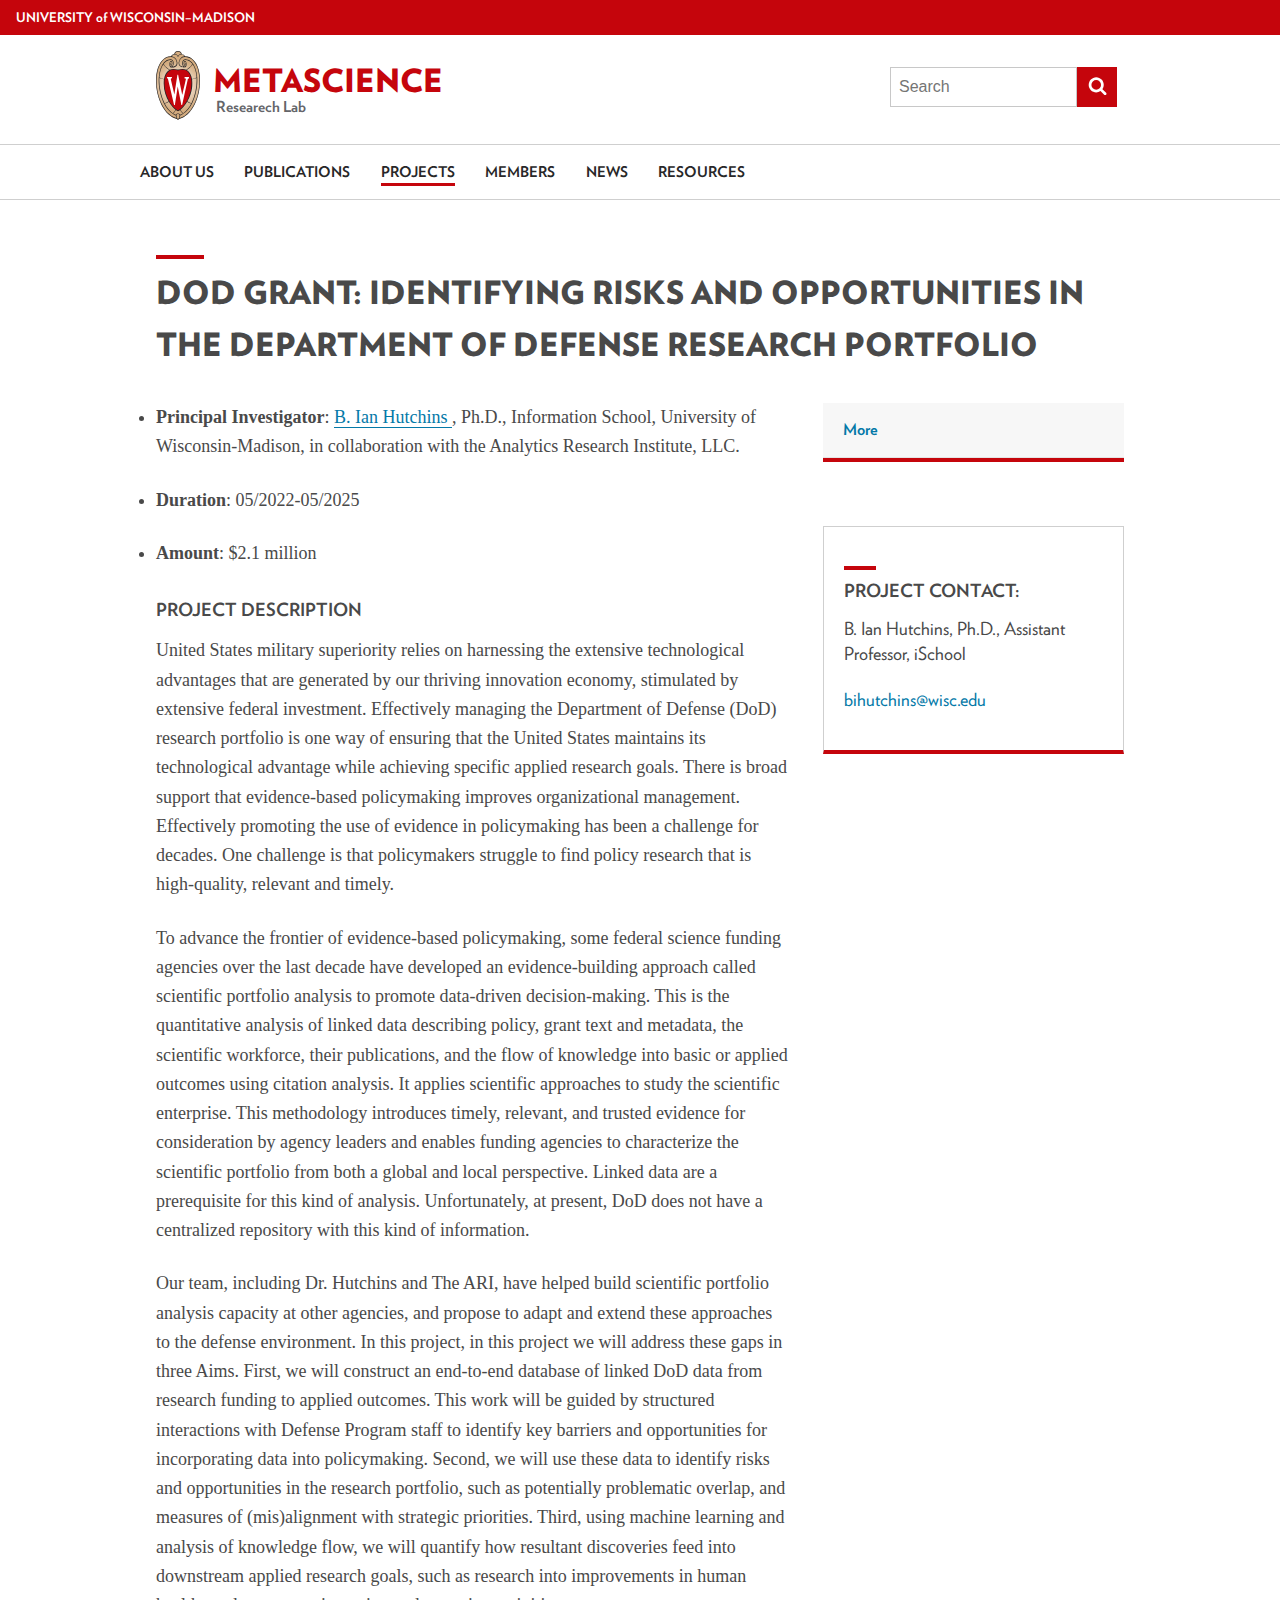
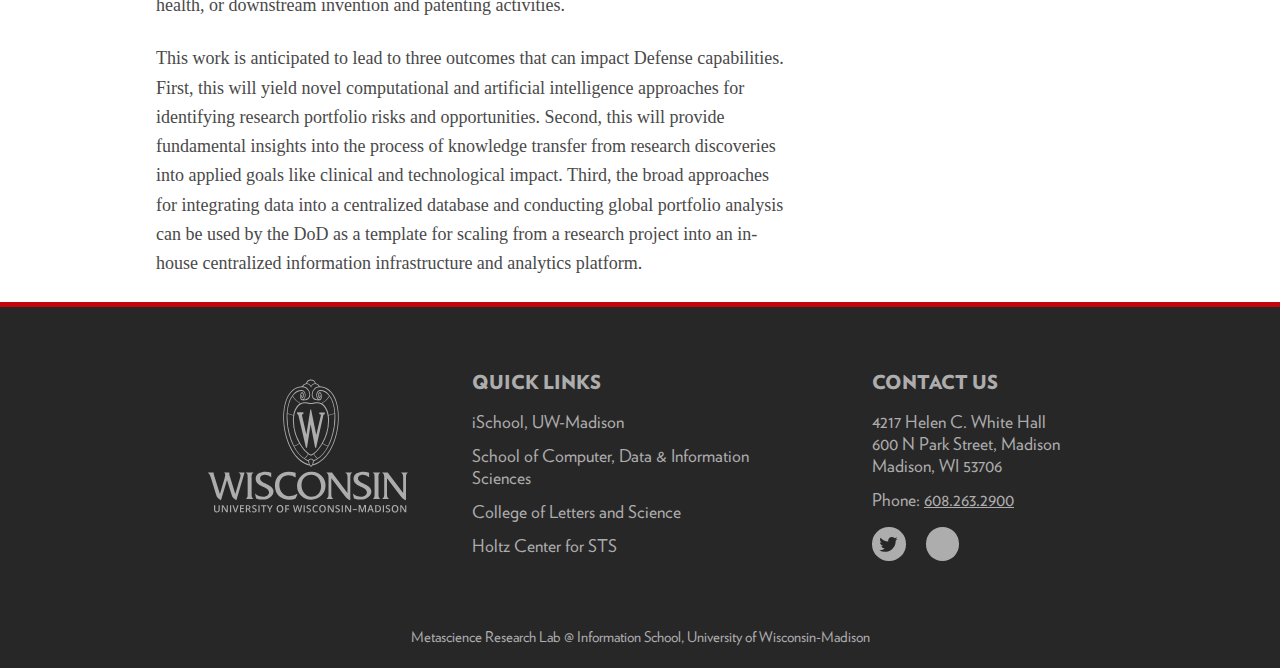
<file: projectDetails1.html>
<!DOCTYPE html>
<html lang="en-US" class="no-js">

<head>
    <meta charset="utf-8">
    <title>
        UW Style Sample Page
    </title>
    <meta name="viewport" content="width=device-width, initial-scale=1">
    <link rel="apple-touch-icon" sizes="180x180" href="images/favicons/apple-touch-icon.png">
    <link rel="icon" type="image/png" sizes="32x32" href="images/favicons/favicon-32x32.png">
    <link rel="icon" type="image/png" sizes="16x16" href="images/favicons/favicon-16x16.png">
    <link rel="manifest" href="site.webmanifest">
    <link rel="mask-icon" href="images/favicons/safari-pinned-tab.svg" color="#c5050c">
    <link rel="shortcut icon" href="favicon.ico">
    <meta name="msapplication-TileColor" content="#c5050c">
    <meta name="msapplication-config" content="browserconfig.xml">
    <meta name="theme-color" content="#ffffff">
    <link rel="stylesheet" href="fonts/uw160/fonts.0.0.1.css">
    <link rel="stylesheet" href="css/uw-style.css?version=2.3.1">
    <link rel="stylesheet" href="css/exportStyle.css">
    <script>(function (H) { H.className = H.className.replace(/\bno-js\b/, '') })(document.documentElement)</script>
    <!-- HTML5 shim and Respond.js IE8 support of HTML5 elements and media queries -->
    <!--[if lt IE 9]>
      <script src="https://oss.maxcdn.com/libs/html5shiv/3.7.0/html5shiv.js"></script>
      <script src="https://oss.maxcdn.com/libs/respond.js/1.4.2/respond.min.js"></script>
    <![endif]-->
</head>

<body>
    <a class="uw-show-on-focus" href="#main" id="uw-skip-link">Skip to main content</a>
    <!-- UW navbar -->
    <div class="uw-global-bar" role="navigation">
        <a class="uw-global-name-link" href="http://www.wisc.edu" aria-label="University home page">U<span>niversity
                <span class="uw-of">of</span> </span>W<span>isconsin</span>–Madison</a>
    </div>

    <!-- branding header -->
     <header id="branding" class="uw-header uw-has-search">
        <div class="uw-header-container">
            <div class="uw-header-crest-title">
                <div class="uw-header-crest">
                    <a href="http://www.wisc.edu"><img class="uw-crest-svg" src="images/uw-crest.svg"
                            alt="Link to University of Wisconsin-Madison home page"></a>
                </div>
                <div class="uw-title-tagline">
                    <h1 id="site-title" class="uw-site-title">
                        <a href="" rel="home">Metascience</a>
                    </h1>
                    <div id="site-description" class="uw-site-tagline">Researech Lab</div>
                </div>
            </div>
            <div class="uw-header-search">
                <form role="search" method="get" action="" class="uw-search-form form-inline collapse">
                    <label for="s" class="uw-show-for-sr-only">Search this site</label>
                    <input type="text" class="uw-search-input" placeholder="Search" name="s" id="s" value="">
                    <button class="unstyle uw-search-submit" type="submit">
                        <svg aria-hidden="true" role="presentation">
                            <use xmlns:xlink="http://www.w3.org/1999/xlink" xlink:href="#uw-symbol-search"></use>
                        </svg>
                        <span class="uw-show-for-sr-only">Submit search</span>
                    </button>
                </form>
            </div>
        </div>
    </header>

    <!-- Mobile menu button -->
    <button class="uw-mobile-menu-button-bar uw-mobile-menu-button-bar-reversed uw-is-closed " data-menu="uw-top-menus"
        aria-label="Open menu" aria-expanded="false" aria-controls="uw-top-menus">Menu<svg aria-hidden="true"
            focusable="false">
            <use xmlns:xlink="http://www.w3.org/1999/xlink" xlink:href="#uw-symbol-menu"></use>
        </svg><svg aria-hidden="true" focusable="false">
            <use xmlns:xlink="http://www.w3.org/1999/xlink" xlink:href="#uw-symbol-close"></use>
        </svg></button>

    <!-- Main and secondary nav menus -->
    <div id="uw-top-menus" class="uw-is-visible uw-horizontal" aria-hidden="false">
        <div class="uw-main-nav">
            <nav class="uw-nav-menu uw-nav-menu-reverse" aria-label="Main Menu">
                <ul id="uw-main-nav">
                    
                    <li>
                        <a href="index.html" aria-current="page">About us</a>
                    </li>
                    <li>
                        <a href="publications.html" aria-current="page">publications</a>
                    </li>
                    <li class="current-menu-item">
                        <a href="projects.html" aria-current="page">projects</a>
                    </li>
                    <li>
                        <a href="members.html" aria-current="page">members</a>
                    </li>
                    <li>
                        <a href="news.html" aria-current="page">News</a>
                    </li>
                    <li>
                        <a href="resources.html" aria-current="page">resources</a>
                    </li>
                </ul>
            </nav>
        </div>
        <div class="uw-secondary-nav">
            <nav class="uw-nav-menu uw-nav-menu-secondary" aria-label="Secondary Menu">
               <!--  <ul>
                    <li id="menu-news" class="uw-dropdown">
                        <a href="http://news.wisc.edu" aria-haspopup="true" aria-expanded="false">
                            News<svg aria-hidden="true" class="uw-caret" focusable="false">
                                <use xmlns:xlink="http://www.w3.org/1999/xlink" xlink:href="#uw-symbol-caret-down">
                                </use>
                            </svg><svg aria-hidden="true" class="uw-caret" focusable="false">
                                <use xmlns:xlink="http://www.w3.org/1999/xlink" xlink:href="#uw-symbol-caret-up"></use>
                            </svg>
                        </a>
                        <ul aria-hidden="true" aria-label="News submenu" class="uw-child-menu">
                            <li>
                                <a href="http://localhost:8001/about/">About</a>
                            </li>
                            <li>
                                <a href="http://localhost:8001/contact-us/our-location/">Our Location</a>
                            </li>
                            <li>
                                <a href="http://localhost:8001/news/">News</a>
                            </li>
                        </ul>
                    </li>
                    <li>
                        <a href="http://today.wisc.edu">Calendar</a>
                    </li>
                    <li>
                        <a href="http://map.wisc.edu">Map</a>
                    </li>
                </ul>-->
            </nav>
        </div>
    </div>

    <!-- main content -->
    <main id="main">

        <!-- Page title -->
        <div class="uw-row-full uw-row-page-title">
            <div class="uw-row">
                <div class="uw-col">
                    <h1 class="uw-mini-bar">
                        DoD grant: Identifying Risks and Opportunities in the Department of Defense Research Portfolio
                    </h1>
                </div>
            </div>
        </div>

        <!-- Page content -->
        <div class="uw-full-row">
            <div class="uw-row">

                <!-- Body content -->
                <div class="uw-col uw-body">
                    <li> <b>Principal Investigator</b>: <a href="https://hutchinslab.github.io/people/"
                            target="_blank">B. Ian Hutchins </a>, Ph.D., Information School, University of
                        Wisconsin-Madison, in collaboration with the Analytics Research Institute, LLC. </li>
                    <li> <b>Duration</b>: 05/2022-05/2025 </li>
                    <li> <b>Amount</b>: $2.1 million </li>
                    <h3> Project Description</h3>
                    <p class="text add-top-margin">
                        United States military superiority relies on harnessing the extensive technological advantages
                        that are generated by our thriving innovation economy, stimulated by extensive federal
                        investment. Effectively managing the Department of Defense (DoD) research portfolio is one way
                        of ensuring that the United States maintains its technological advantage while achieving
                        specific applied research goals. There is broad support that evidence-based policymaking
                        improves organizational management. Effectively promoting the use of evidence in policymaking
                        has been a challenge for decades. One challenge is that policymakers struggle to find policy
                        research that is high-quality, relevant and timely.
                    </p>
                    <p class="text add-top-margin">
                        To advance the frontier of evidence-based policymaking, some federal science funding agencies
                        over the last decade have developed an evidence-building approach called scientific portfolio
                        analysis to promote data-driven decision-making. This is the quantitative analysis of linked
                        data describing policy, grant text and metadata, the scientific workforce, their publications,
                        and the flow of knowledge into basic or applied outcomes using citation analysis. It applies
                        scientific approaches to study the scientific enterprise. This methodology introduces timely,
                        relevant, and trusted evidence for consideration by agency leaders and enables funding agencies
                        to characterize the scientific portfolio from both a global and local perspective. Linked data
                        are a prerequisite for this kind of analysis. Unfortunately, at present, DoD does not have a
                        centralized repository with this kind of information.
                    </p>
                    <p class="text add-top-margin">
                        Our team, including Dr. Hutchins and The ARI, have helped build scientific portfolio analysis
                        capacity at other agencies, and propose to adapt and extend these approaches to the defense
                        environment. In this project, in this project we will address these gaps in three Aims. First,
                        we will construct an end-to-end database of linked DoD data from research funding to applied
                        outcomes. This work will be guided by structured interactions with Defense Program staff to
                        identify key barriers and opportunities for incorporating data into policymaking. Second, we
                        will use these data to identify risks and opportunities in the research portfolio, such as
                        potentially problematic overlap, and measures of (mis)alignment with strategic priorities.
                        Third, using machine learning and analysis of knowledge flow, we will quantify how resultant
                        discoveries feed into downstream applied research goals, such as research into improvements in
                        human health, or downstream invention and patenting activities.
                    </p>
                    <p class="text add-top-margin"> This work is anticipated to lead to three outcomes that can impact
                        Defense capabilities. First, this will yield novel computational and artificial intelligence
                        approaches for identifying research portfolio risks and opportunities. Second, this will provide
                        fundamental insights into the process of knowledge transfer from research discoveries into
                        applied goals like clinical and technological impact. Third, the broad approaches for
                        integrating data into a centralized database and conducting global portfolio analysis can be
                        used by the DoD as a template for scaling from a research project into an in-house centralized
                        information infrastructure and analytics platform. </p>

                </div>

                <!-- Sidebar content -->
                <aside class="uw-col uw-sidebar">
                    <button class="uw-button-unstyle uw-side-nav-button"><svg aria-hidden="true" focusable="false">
                            <use xmlns:xlink="http://www.w3.org/1999/xlink" xlink:href="#uw-symbol-caret-down"></use>
                        </svg> Select a section…</button>

                    <!-- Sidebar nav -->
                    <div class="uw-side-nav">
                        <ul>
                            <li class="uw-current-menu-item"><a href="#">More</a></li>
                        </ul>
                    </div>

                    <!-- Sidbar callout box -->
                    <div class="uw-sidebar-box">
                        <h3>Project Contact:</h3>

                        <p>B. Ian Hutchins, Ph.D., Assistant Professor, iSchool</p>

                        <p><a href="bihutchins@wisc.edu">bihutchins@wisc.edu</a></p>

                    </div>

                </aside>
            </div>
        </div>
    </main>

    <footer id="colophon" class="uw-footer">
        <div class="uw-footer-content">
          <div class="uw-logo">
            <a href="http://www.wisc.edu" aria-label="Link to main university website">
              <svg aria-hidden="true" focusable="false">
                <use xmlns:xlink="http://www.w3.org/1999/xlink" xlink:href="#uw-symbol-crest-footer"></use>
              </svg>
            </a>
          </div>
          <!--<div class="uw-footer-menu" role="complementary">
            <h3 class="uw-footer-header">Partners</h3>
            <ul>
              <li><a href="https://students.wisc.edu/">Division of Student Life</a></li>
                <li><a href="http://provost.wisc.edu/climate.htm">Division of Diversity, Equity &amp; Educational Achievement</a></li>
                <li><a href="https://chancellor.wisc.edu/">Office of the Chancellor</a></li>
                <li><a href="https://universityrelations.wisc.edu/">University Relations</a></li>
                <li><a href="https://msc.wisc.edu/">Multicultural Student Center</a></li>
                <li><a href="http://www.oed.wisc.edu/">Office for Equity and Diversity</a></li> 
            </ul>
          </div>-->
          <div class="uw-footer-menu" role="complementary">
            <h3 class="uw-footer-header">Quick Links</h3>
            <ul>
                <li><a href="https://ischool.wisc.edu/" target="_blank">iSchool, UW-Madison</a></li>
                <li><a href="https://cdis.wisc.edu/" target="_blank">School of Computer, Data & Information Sciences</a></li>
                <li><a href="https://ls.wisc.edu/" target="_blank">College of Letters and Science</a></li>
                <li><a href="https://sts.wisc.edu/" target="_blank">Holtz Center for STS</a></li>

              <!-- <li><a href="http://www.wisc.edu/accessibility/">Accessibility</a></li>
                <li><a href="https://diversity.wisc.edu/">Diversity</a></li>
                <li><a href="http://www.wisc.edu/governance/">Governance</a></li>
                <li><a href="http://www.wisc.edu/policies/">Policies</a></li>
                <li><a href="http://uwpd.wisc.edu/">Safety</a></li>
                <li><a href="http://www.oed.wisc.edu/title-ix.htm">Title IX</a></li> -->
            </ul>
          </div>
    
          <div class="uw-footer-contact">
            <h3 class="uw-footer-header">Contact Us</h3>
            <ul class="uw-contact-list">
                <li class="uw-contact-item"> 4217 Helen C. White Hall <br>
                    600 N Park Street, Madison<br>
                  Madison, WI 53706</li>
                  <li class="uw-contact-item">Phone: <a href="tel:6608.263.2900">608.263.2900</a></li>



              <!-- <li class="uw-contact-item">Email: <a href="mailto:email@wisc.edu">email@wisc.edu</a></li>
                <li class="uw-contact-item">Phone: <a href="tel:608-555-5555">608-555-5555</a></li> -->
              <li>
                <ul class="uw-social-icons">
                 <li id="uw-icon-twitter" class="uw-social-icon">
                      <a aria-label="twitter" href="https://twitter.com" target="_blank"><svg aria-hidden="true" focusable="false"><use xmlns:xlink="http://www.w3.org/1999/xlink" xlink:href="#uw-symbol-twitter"></use></svg></a>
                    </li>
                    <li id="uw-icon-github" class="uw-social-icon">
                      <a aria-label="github" href="https://github.com/MetascienceLab" target="_blank"><svg aria-hidden="true" focusable="false"><use xmlns:xlink="http://www.w3.org/1999/xlink" xlink:href="#uw-symbol-github"></use></svg></a>
                    </li>
                    <!--  <li id="uw-icon-instagram" class="uw-social-icon">
                      <a aria-label="instagram" href="https://www.instagram.com"><svg aria-hidden="true" focusable="false"><use xmlns:xlink="http://www.w3.org/1999/xlink" xlink:href="#uw-symbol-instagram"></use></svg></a>
                    </li>
                    <li id="uw-icon-facebook" class="uw-social-icon">
                      <a aria-label="facebook" href="https://facebook.com/"><svg aria-hidden="true" focusable="false"><use xmlns:xlink="http://www.w3.org/1999/xlink" xlink:href="#uw-symbol-facebook"></use></svg></a>
                    </li> -->
                </ul>
              </li>
            </ul>
          </div>
        </div>
    
        <div class="uw-copyright">
          <p>Metascience Research Lab @ Information School, University of Wisconsin-Madison</p>
        </div>
      </footer>
    <div class="uw-overlay"></div>
    <svg aria-hidden="true" style="display: inline; height: 0; position: absolute;"
        xmlns:xlink="http://www.w3.org/1999/xlink">
        <title>Site icons</title>
        <defs>
            <symbol id="uw-symbol-more" viewBox="0,0,1792,1792">
                <title id="title">More</title>
                <path
                    d="M979 960q0 13-10 23l-466 466q-10 10-23 10t-23-10l-50-50q-10-10-10-23t10-23l393-393-393-393q-10-10-10-23t10-23l50-50q10-10 23-10t23 10l466 466q10 10 10 23zm384 0q0 13-10 23l-466 466q-10 10-23 10t-23-10l-50-50q-10-10-10-23t10-23l393-393-393-393q-10-10-10-23t10-23l50-50q10-10 23-10t23 10l466 466q10 10 10 23z">
                </path>
            </symbol>
            <symbol id="uw-symbol-menu" viewBox="0 0 1024 1024">
                <title id="svg-menu">open menu</title>
                <path class="path1" d="M128 256h768v86h-768v-86zM128 554v-84h768v84h-768zM128 768v-86h768v86h-768z">
                </path>
            </symbol>
            <symbol id="uw-symbol-close" viewBox="0 0 805 1024">
                <title>close</title>
                <path class="path1"
                    d="M741.714 755.429q0 22.857-16 38.857l-77.714 77.714q-16 16-38.857 16t-38.857-16l-168-168-168 168q-16 16-38.857 16t-38.857-16l-77.714-77.714q-16-16-16-38.857t16-38.857l168-168-168-168q-16-16-16-38.857t16-38.857l77.714-77.714q16-16 38.857-16t38.857 16l168 168 168-168q16-16 38.857-16t38.857 16l77.714 77.714q16 16 16 38.857t-16 38.857l-168 168 168 168q16 16 16 38.857z">
                </path>
            </symbol>
            <symbol id="uw-symbol-search" viewBox="0 0 951 1024">
                <title>search</title>
                <path class="path1"
                    d="M658.286 475.429q0-105.714-75.143-180.857t-180.857-75.143-180.857 75.143-75.143 180.857 75.143 180.857 180.857 75.143 180.857-75.143 75.143-180.857zM950.857 950.857q0 29.714-21.714 51.429t-51.429 21.714q-30.857 0-51.429-21.714l-196-195.429q-102.286 70.857-228 70.857-81.714 0-156.286-31.714t-128.571-85.714-85.714-128.571-31.714-156.286 31.714-156.286 85.714-128.571 128.571-85.714 156.286-31.714 156.286 31.714 128.571 85.714 85.714 128.571 31.714 156.286q0 125.714-70.857 228l196 196q21.143 21.143 21.143 51.429z">
                </path>
            </symbol>
            <symbol id="uw-symbol-search-gray" viewBox="0 0 951 1024">
                <title>search</title>
                <path class="path1"
                    d="M658.286 475.429q0-105.714-75.143-180.857t-180.857-75.143-180.857 75.143-75.143 180.857 75.143 180.857 180.857 75.143 180.857-75.143 75.143-180.857zM950.857 950.857q0 29.714-21.714 51.429t-51.429 21.714q-30.857 0-51.429-21.714l-196-195.429q-102.286 70.857-228 70.857-81.714 0-156.286-31.714t-128.571-85.714-85.714-128.571-31.714-156.286 31.714-156.286 85.714-128.571 128.571-85.714 156.286-31.714 156.286 31.714 128.571 85.714 85.714 128.571 31.714 156.286q0 125.714-70.857 228l196 196q21.143 21.143 21.143 51.429z">
                </path>
            </symbol>
            <symbol id="uw-symbol-search-in-blank" viewBox="0 0 951 1024">
                <title>search</title>
                <path class="path1"
                    d="M658.286 475.429q0-105.714-75.143-180.857t-180.857-75.143-180.857 75.143-75.143 180.857 75.143 180.857 180.857 75.143 180.857-75.143 75.143-180.857zM950.857 950.857q0 29.714-21.714 51.429t-51.429 21.714q-30.857 0-51.429-21.714l-196-195.429q-102.286 70.857-228 70.857-81.714 0-156.286-31.714t-128.571-85.714-85.714-128.571-31.714-156.286 31.714-156.286 85.714-128.571 128.571-85.714 156.286-31.714 156.286 31.714 128.571 85.714 85.714 128.571 31.714 156.286q0 125.714-70.857 228l196 196q21.143 21.143 21.143 51.429z">
                </path>
            </symbol>
            <symbol id="uw-symbol-envelope" viewBox="0 0 1024 1024">
                <title>envelope</title>
                <path class="path1"
                    d="M1024 405.714v453.714q0 37.714-26.857 64.571t-64.571 26.857h-841.143q-37.714 0-64.571-26.857t-26.857-64.571v-453.714q25.143 28 57.714 49.714 206.857 140.571 284 197.143 32.571 24 52.857 37.429t54 27.429 62.857 14h1.143q29.143 0 62.857-14t54-27.429 52.857-37.429q97.143-70.286 284.571-197.143 32.571-22.286 57.143-49.714zM1024 237.714q0 45.143-28 86.286t-69.714 70.286q-214.857 149.143-267.429 185.714-5.714 4-24.286 17.429t-30.857 21.714-29.714 18.571-32.857 15.429-28.571 5.143h-1.143q-13.143 0-28.571-5.143t-32.857-15.429-29.714-18.571-30.857-21.714-24.286-17.429q-52-36.571-149.714-104.286t-117.143-81.429q-35.429-24-66.857-66t-31.429-78q0-44.571 23.714-74.286t67.714-29.714h841.143q37.143 0 64.286 26.857t27.143 64.571z">
                </path>
            </symbol>
            <symbol id="uw-symbol-pinterest" class="uw-social-symbols" viewBox="0 0 731 1024">
                <title>pinterest-p</title>
                <path class="path1"
                    d="M0 341.143q0-61.714 21.429-116.286t59.143-95.143 86.857-70.286 105.714-44.571 115.429-14.857q90.286 0 168 38t126.286 110.571 48.571 164q0 54.857-10.857 107.429t-34.286 101.143-57.143 85.429-82.857 58.857-108 22q-38.857 0-77.143-18.286t-54.857-50.286q-5.714 22.286-16 64.286t-13.429 54.286-11.714 40.571-14.857 40.571-18.286 35.714-26.286 44.286-35.429 49.429l-8 2.857-5.143-5.714q-8.571-89.714-8.571-107.429 0-52.571 12.286-118t38-164.286 29.714-116q-18.286-37.143-18.286-96.571 0-47.429 29.714-89.143t75.429-41.714q34.857 0 54.286 23.143t19.429 58.571q0 37.714-25.143 109.143t-25.143 106.857q0 36 25.714 59.714t62.286 23.714q31.429 0 58.286-14.286t44.857-38.857 32-54.286 21.714-63.143 11.429-63.429 3.714-56.857q0-98.857-62.571-154t-163.143-55.143q-114.286 0-190.857 74t-76.571 187.714q0 25.143 7.143 48.571t15.429 37.143 15.429 26 7.143 17.429q0 16-8.571 41.714t-21.143 25.714q-1.143 0-9.714-1.714-29.143-8.571-51.714-32t-34.857-54-18.571-61.714-6.286-60.857z">
                </path>
            </symbol>
            <symbol id="uw-symbol-twitter" class="uw-social-symbols" viewBox="0 0 951 1024">
                <title>twitter</title>
                <path class="path1"
                    d="M925.714 233.143q-38.286 56-92.571 95.429 0.571 8 0.571 24 0 74.286-21.714 148.286t-66 142-105.429 120.286-147.429 83.429-184.571 31.143q-154.857 0-283.429-82.857 20 2.286 44.571 2.286 128.571 0 229.143-78.857-60-1.143-107.429-36.857t-65.143-91.143q18.857 2.857 34.857 2.857 24.571 0 48.571-6.286-64-13.143-106-63.714t-42-117.429v-2.286q38.857 21.714 83.429 23.429-37.714-25.143-60-65.714t-22.286-88q0-50.286 25.143-93.143 69.143 85.143 168.286 136.286t212.286 56.857q-4.571-21.714-4.571-42.286 0-76.571 54-130.571t130.571-54q80 0 134.857 58.286 62.286-12 117.143-44.571-21.143 65.714-81.143 101.714 53.143-5.714 106.286-28.571z">
                </path>
            </symbol>
            <symbol id="uw-symbol-youtube" class="uw-social-symbols" viewBox="0 0 878 1024">
                <title>youtube</title>
                <path class="path1"
                    d="M554.857 710.857v120.571q0 38.286-22.286 38.286-13.143 0-25.714-12.571v-172q12.571-12.571 25.714-12.571 22.286 0 22.286 38.286zM748 711.429v26.286h-51.429v-26.286q0-38.857 25.714-38.857t25.714 38.857zM196 586.857h61.143v-53.714h-178.286v53.714h60v325.143h57.143v-325.143zM360.571 912h50.857v-282.286h-50.857v216q-17.143 24-32.571 24-10.286 0-12-12-0.571-1.714-0.571-20v-208h-50.857v223.429q0 28 4.571 41.714 6.857 21.143 33.143 21.143 27.429 0 58.286-34.857v30.857zM605.714 827.429v-112.571q0-41.714-5.143-56.571-9.714-32-40.571-32-28.571 0-53.143 30.857v-124h-50.857v378.857h50.857v-27.429q25.714 31.429 53.143 31.429 30.857 0 40.571-31.429 5.143-15.429 5.143-57.143zM798.857 821.714v-7.429h-52q0 29.143-1.143 34.857-4 20.571-22.857 20.571-26.286 0-26.286-39.429v-49.714h102.286v-58.857q0-45.143-15.429-66.286-22.286-29.143-60.571-29.143-38.857 0-61.143 29.143-16 21.143-16 66.286v98.857q0 45.143 16.571 66.286 22.286 29.143 61.714 29.143 41.143 0 61.714-30.286 10.286-15.429 12-30.857 1.143-5.143 1.143-33.143zM451.429 300v-120q0-39.429-24.571-39.429t-24.571 39.429v120q0 40 24.571 40t24.571-40zM862.286 729.143q0 133.714-14.857 200-8 33.714-33.143 56.571t-58.286 26.286q-105.143 12-317.143 12t-317.143-12q-33.143-3.429-58.571-26.286t-32.857-56.571q-14.857-64-14.857-200 0-133.714 14.857-200 8-33.714 33.143-56.571t58.857-26.857q104.571-11.429 316.571-11.429t317.143 11.429q33.143 4 58.571 26.857t32.857 56.571q14.857 64 14.857 200zM292 0h58.286l-69.143 228v154.857h-57.143v-154.857q-8-42.286-34.857-121.143-21.143-58.857-37.143-106.857h60.571l40.571 150.286zM503.429 190.286v100q0 46.286-16 67.429-21.143 29.143-60.571 29.143-38.286 0-60-29.143-16-21.714-16-67.429v-100q0-45.714 16-66.857 21.714-29.143 60-29.143 39.429 0 60.571 29.143 16 21.143 16 66.857zM694.857 97.714v285.143h-52v-31.429q-30.286 35.429-58.857 35.429-26.286 0-33.714-21.143-4.571-13.714-4.571-42.857v-225.143h52v209.714q0 18.857 0.571 20 1.714 12.571 12 12.571 15.429 0 32.571-24.571v-217.714h52z">
                </path>
            </symbol>
            <symbol id="uw-symbol-facebook" class="uw-social-symbols" viewBox="0 0 602 1024">
                <title>facebook</title>
                <path class="path1"
                    d="M548 6.857v150.857h-89.714q-49.143 0-66.286 20.571t-17.143 61.714v108h167.429l-22.286 169.143h-145.143v433.714h-174.857v-433.714h-145.714v-169.143h145.714v-124.571q0-106.286 59.429-164.857t158.286-58.571q84 0 130.286 6.857z">
                </path>
            </symbol>
            <symbol id="uw-symbol-instagram" class="uw-social-symbols" viewBox="0 0 878 1024">
                <title>instagram</title>
                <path class="path1"
                    d="M778.286 814.857v-370.286h-77.143q11.429 36 11.429 74.857 0 72-36.571 132.857t-99.429 96.286-137.143 35.429q-112.571 0-192.571-77.429t-80-187.143q0-38.857 11.429-74.857h-80.571v370.286q0 14.857 10 24.857t24.857 10h610.857q14.286 0 24.571-10t10.286-24.857zM616 510.286q0-70.857-51.714-120.857t-124.857-50q-72.571 0-124.286 50t-51.714 120.857 51.714 120.857 124.286 50q73.143 0 124.857-50t51.714-120.857zM778.286 304.571v-94.286q0-16-11.429-27.714t-28-11.714h-99.429q-16.571 0-28 11.714t-11.429 27.714v94.286q0 16.571 11.429 28t28 11.429h99.429q16.571 0 28-11.429t11.429-28zM877.714 185.714v652.571q0 46.286-33.143 79.429t-79.429 33.143h-652.571q-46.286 0-79.429-33.143t-33.143-79.429v-652.571q0-46.286 33.143-79.429t79.429-33.143h652.571q46.286 0 79.429 33.143t33.143 79.429z">
                </path>
            </symbol>
            <symbol id="uw-symbol-caret-up" viewBox="0 0 1792 1792">
                <title>Collapse</title>
                <path
                    d="M1395 1184q0 13-10 23l-50 50q-10 10-23 10t-23-10l-393-393-393 393q-10 10-23 10t-23-10l-50-50q-10-10-10-23t10-23l466-466q10-10 23-10t23 10l466 466q10 10 10 23z">
                </path>
            </symbol>
            <symbol id="uw-symbol-caret-down" viewBox="0 0 1792 1792">
                <title>Expand</title>
                <path
                    d="M1395 736q0 13-10 23l-466 466q-10 10-23 10t-23-10l-466-466q-10-10-10-23t10-23l50-50q10-10 23-10t23 10l393 393 393-393q10-10 23-10t23 10l50 50q10 10 10 23z">
                </path>
            </symbol>
            <symbol id="uw-symbol-chevron-right" viewBox="0 0 695 1024">
                <title id="svg-next-slide">next slide</title>
                <path class="path1"
                    d="M632.571 501.143l-424 424q-10.857 10.857-25.714 10.857t-25.714-10.857l-94.857-94.857q-10.857-10.857-10.857-25.714t10.857-25.714l303.429-303.429-303.429-303.429q-10.857-10.857-10.857-25.714t10.857-25.714l94.857-94.857q10.857-10.857 25.714-10.857t25.714 10.857l424 424q10.857 10.857 10.857 25.714t-10.857 25.714z">
                </path>
            </symbol>
            <symbol id="uw-symbol-chevron-left" viewBox="0 0 768 1024">
                <title id="svg-previous">previous slide</title>
                <path class="path1"
                    d="M669.143 172l-303.429 303.429 303.429 303.429q10.857 10.857 10.857 25.714t-10.857 25.714l-94.857 94.857q-10.857 10.857-25.714 10.857t-25.714-10.857l-424-424q-10.857-10.857-10.857-25.714t10.857-25.714l424-424q10.857-10.857 25.714-10.857t25.714 10.857l94.857 94.857q10.857 10.857 10.857 25.714t-10.857 25.714z">
                </path>
            </symbol>
            <symbol id="uw-symbol-crest-footer" viewBox="0 0 200 132.78">
                <title id="svg-crest-footer">Footer Crest</title>
                <path
                    d="M31.65,93.63c3,1.09,1.75,4.35,1,6.65L28.31,115l-5.4-17.44a8.47,8.47,0,0,1-.58-4.07H16.85v0.12c2.14,1.13,1.36,3.75.62,6.2l-4.55,15.31L7.14,96.41a7.23,7.23,0,0,1-.47-2.9H1v0.12c1.94,1.37,2.53,4,3.23,6.2l4.58,14.86c1.28,4.15,1.63,3.87,5.16,6.53L20,100.88l4.27,13.86c1.29,4.15,1.56,3.95,5.13,6.49l8.19-27.71h-6v0.12Z"
                    transform="translate(-1 -0.61)" />
                <path
                    d="M38.95,93.63c2,0.77,1.71,3.71,1.71,5.56v15.18c0,1.81.23,4.8-1.71,5.52V120h7.38v-0.12c-1.94-.77-1.71-3.71-1.71-5.52V99.19c0-1.81-.23-4.79,1.71-5.56V93.51H38.95v0.12Z"
                    transform="translate(-1 -0.61)" />
                <path
                    d="M53.12,99.43c0-2.78,2.8-3.67,5-3.67a8.68,8.68,0,0,1,6.1,2.54V93.75a18.9,18.9,0,0,0-5.79-.89c-4.74,0-9.75,1.94-9.75,7,0,8.54,13.36,7.41,13.36,13.7,0,2.82-3.34,4.19-5.55,4.19A13.17,13.17,0,0,1,48,114.41l1.13,5a19.44,19.44,0,0,0,7,1.21c6.06,0,10.41-4,10.41-8.34C66.49,104.87,53.12,104.95,53.12,99.43Z"
                    transform="translate(-1 -0.61)" />
                <path
                    d="M82.23,117.32c-6,0-9.87-5.28-9.87-11.2s3.73-9.91,9.09-9.91a13.15,13.15,0,0,1,7.19,2.3V93.87a30,30,0,0,0-7.07-1c-8,0-13.64,5.52-13.64,13.86,0,8.62,5.67,13.94,14.84,13.94a13.31,13.31,0,0,0,5.86-1.21l2-4.67H90.5A16.7,16.7,0,0,1,82.23,117.32Z"
                    transform="translate(-1 -0.61)" />
                <path
                    d="M104.63,92.83a14,14,0,0,0-14.57,13.85,13.83,13.83,0,0,0,14.18,14,14.09,14.09,0,0,0,14.29-14.18A13.63,13.63,0,0,0,104.63,92.83Zm-0.19,24.93c-6.1,0-9.95-5.8-9.95-11.44,0-6.08,3.85-10.59,9.87-10.59s9.75,5.68,9.75,11.56S110.34,117.75,104.44,117.75Z"
                    transform="translate(-1 -0.61)" />
                <path
                    d="M138.49,93.63c2.06,1.21,2,2.82,2,5.08V114L126.29,95.36l-0.55-.81a2.48,2.48,0,0,1-.58-1v0H119.5v0.12c2,1.21,2,2.82,2,5.08v16.07c0,2.25,0,3.86-2.06,5.11V120h6.88v-0.12c-2.06-1.25-2-2.86-2-5.11V99.19l13.32,17.52c1.71,2.3,2.91,3.63,5.67,4.6V98.7c0-2.25,0-3.87,2-5.08V93.51h-6.84v0.12Z"
                    transform="translate(-1 -0.61)" />
                <path
                    d="M151,99.43c0-2.78,2.8-3.67,5-3.67a8.68,8.68,0,0,1,6.1,2.54V93.75a18.86,18.86,0,0,0-5.79-.89c-4.73,0-9.75,1.94-9.75,7,0,8.54,13.36,7.41,13.36,13.7,0,2.82-3.34,4.19-5.56,4.19a13.18,13.18,0,0,1-8.51-3.34l1.13,5a19.46,19.46,0,0,0,7,1.21c6.06,0,10.41-4,10.41-8.34C164.37,104.87,151,104.95,151,99.43Z"
                    transform="translate(-1 -0.61)" />
                <path
                    d="M165.84,93.63c2,0.77,1.71,3.71,1.71,5.56v15.18c0,1.81.24,4.8-1.71,5.52V120h7.38v-0.12c-1.94-.77-1.71-3.71-1.71-5.52V99.19c0-1.81-.24-4.79,1.71-5.56V93.51h-7.38v0.12Z"
                    transform="translate(-1 -0.61)" />
                <path
                    d="M194.16,93.51v0.12c2.06,1.21,2,2.82,2,5.08V114L182,95.36l-0.55-.81a2.6,2.6,0,0,1-.58-1v0h-5.67v0.12c2,1.21,2,2.82,2,5.08v16.07c0,2.25,0,3.86-2.06,5.11V120H182v-0.12c-2.06-1.25-2-2.86-2-5.11V99.19l13.32,17.52c1.71,2.3,2.92,3.63,5.67,4.6V98.7c0-2.25,0-3.87,2-5.08V93.51h-6.84Z"
                    transform="translate(-1 -0.61)" />
                <path
                    d="M12.72,126.16v4.62a2.75,2.75,0,0,1-.34,1.38,2.27,2.27,0,0,1-1,.91,3.4,3.4,0,0,1-1.54.32,2.87,2.87,0,0,1-2.07-.7,2.55,2.55,0,0,1-.74-1.93v-4.6H8.24v4.52a1.81,1.81,0,0,0,.41,1.3,1.69,1.69,0,0,0,1.26.42,1.5,1.5,0,0,0,1.65-1.73v-4.51h1.17Z"
                    transform="translate(-1 -0.61)" />
                <path
                    d="M20.74,133.29H19.31l-3.51-5.69h0l0,0.32q0.07,0.91.07,1.66v3.71H14.79v-7.14h1.42l3.5,5.66h0c0-.08,0-0.35,0-0.82s0-.84,0-1.1v-3.74h1.07v7.14Z"
                    transform="translate(-1 -0.61)" />
                <path d="M23,133.29v-7.14h1.17v7.14H23Z" transform="translate(-1 -0.61)" />
                <path
                    d="M30.42,126.16h1.21l-2.5,7.14H27.9l-2.49-7.14h1.2l1.49,4.44c0.08,0.21.16,0.48,0.25,0.82s0.14,0.58.17,0.75c0-.25.11-0.53,0.2-0.86s0.16-.57.21-0.72Z"
                    transform="translate(-1 -0.61)" />
                <path d="M37,133.29h-4v-7.14h4v1H34.08v1.94h2.69v1H34.08v2.24H37v1Z" transform="translate(-1 -0.61)" />
                <path
                    d="M40,130.44v2.85H38.84v-7.14h2a3.32,3.32,0,0,1,2,.52,1.86,1.86,0,0,1,.66,1.56,2,2,0,0,1-1.39,1.9l2,3.16H42.86l-1.71-2.85H40Zm0-1h0.81a1.85,1.85,0,0,0,1.18-.3,1.1,1.1,0,0,0,.37-0.9,1,1,0,0,0-.4-0.87,2.17,2.17,0,0,0-1.19-.26H40v2.33Z"
                    transform="translate(-1 -0.61)" />
                <path
                    d="M49.68,131.36a1.8,1.8,0,0,1-.69,1.49,3,3,0,0,1-1.9.54,4.53,4.53,0,0,1-2-.38v-1.1a5.34,5.34,0,0,0,1,.36,4.39,4.39,0,0,0,1,.13,1.62,1.62,0,0,0,1-.26,0.86,0.86,0,0,0,.33-0.71,0.89,0.89,0,0,0-.3-0.68A4.57,4.57,0,0,0,47,130.1a3.31,3.31,0,0,1-1.38-.9,1.91,1.91,0,0,1-.4-1.22,1.71,1.71,0,0,1,.63-1.41,2.63,2.63,0,0,1,1.7-.51,5,5,0,0,1,2,.45l-0.37,1a4.47,4.47,0,0,0-1.7-.4,1.31,1.31,0,0,0-.86.25,0.81,0.81,0,0,0-.29.65,0.92,0.92,0,0,0,.12.48,1.2,1.2,0,0,0,.39.37,6.52,6.52,0,0,0,1,.46,5.31,5.31,0,0,1,1.15.61,1.8,1.8,0,0,1,.54.64A1.93,1.93,0,0,1,49.68,131.36Z"
                    transform="translate(-1 -0.61)" />
                <path d="M51.41,133.29v-7.14h1.17v7.14H51.41Z" transform="translate(-1 -0.61)" />
                <path d="M57.26,133.29H56.1v-6.14H54v-1h5.37v1h-2.1v6.14Z" transform="translate(-1 -0.61)" />
                <path d="M62.81,129.41l1.69-3.26h1.27l-2.38,4.37v2.77H62.22v-2.73l-2.37-4.41h1.27Z"
                    transform="translate(-1 -0.61)" />
                <path
                    d="M76.33,129.71a3.9,3.9,0,0,1-.87,2.71,3.66,3.66,0,0,1-5,0,3.93,3.93,0,0,1-.87-2.73,3.86,3.86,0,0,1,.87-2.71A3.21,3.21,0,0,1,73,126a3.14,3.14,0,0,1,2.46,1A3.9,3.9,0,0,1,76.33,129.71Zm-5.45,0a3.19,3.19,0,0,0,.53,2,2.16,2.16,0,0,0,3.15,0,4.05,4.05,0,0,0,0-4A1.86,1.86,0,0,0,73,127a1.9,1.9,0,0,0-1.58.68A3.18,3.18,0,0,0,70.88,129.71Z"
                    transform="translate(-1 -0.61)" />
                <path d="M79.36,133.29H78.2v-7.14h4v1H79.36v2.23h2.69v1H79.36v2.93Z" transform="translate(-1 -0.61)" />
                <path
                    d="M93.39,133.29H92.12L90.91,129c-0.05-.19-0.12-0.45-0.2-0.8s-0.12-.59-0.14-0.73q0,0.31-.16.81c-0.07.33-.13,0.58-0.18,0.74L89,133.29H87.78l-0.92-3.57-0.94-3.56h1.19l1,4.16q0.24,1,.34,1.77c0-.28.09-0.59,0.16-0.93s0.14-.62.2-0.83L90,126.16h1.16l1.19,4.19a15.38,15.38,0,0,1,.36,1.74,12.74,12.74,0,0,1,.35-1.78l1-4.15h1.18Z"
                    transform="translate(-1 -0.61)" />
                <path d="M96.6,133.29v-7.14h1.17v7.14H96.6Z" transform="translate(-1 -0.61)" />
                <path
                    d="M104.11,131.36a1.8,1.8,0,0,1-.69,1.49,3,3,0,0,1-1.9.54,4.53,4.53,0,0,1-2-.38v-1.1a5.4,5.4,0,0,0,1,.36,4.42,4.42,0,0,0,1,.13,1.63,1.63,0,0,0,1-.26,0.86,0.86,0,0,0,.33-0.71,0.89,0.89,0,0,0-.3-0.68,4.59,4.59,0,0,0-1.25-.66,3.29,3.29,0,0,1-1.38-.9,1.91,1.91,0,0,1-.4-1.22,1.71,1.71,0,0,1,.63-1.41,2.63,2.63,0,0,1,1.7-.51,5,5,0,0,1,2,.45l-0.37,1a4.47,4.47,0,0,0-1.7-.4,1.31,1.31,0,0,0-.86.25,0.81,0.81,0,0,0-.29.65,0.92,0.92,0,0,0,.12.48,1.2,1.2,0,0,0,.39.37,6.43,6.43,0,0,0,1,.46,5.31,5.31,0,0,1,1.15.61,1.81,1.81,0,0,1,.54.64A1.93,1.93,0,0,1,104.11,131.36Z"
                    transform="translate(-1 -0.61)" />
                <path
                    d="M108.87,127.05a1.92,1.92,0,0,0-1.58.71,3.75,3.75,0,0,0,0,4,2,2,0,0,0,1.61.67,4.26,4.26,0,0,0,.88-0.09c0.28-.06.58-0.14,0.88-0.23v1a5.34,5.34,0,0,1-1.9.32,3,3,0,0,1-2.41-.95,4,4,0,0,1-.84-2.72,4.4,4.4,0,0,1,.41-1.95,2.92,2.92,0,0,1,1.18-1.28,3.58,3.58,0,0,1,1.81-.44,4.5,4.5,0,0,1,2,.46l-0.42,1a6.37,6.37,0,0,0-.77-0.3A2.75,2.75,0,0,0,108.87,127.05Z"
                    transform="translate(-1 -0.61)" />
                <path
                    d="M118.85,129.71a3.9,3.9,0,0,1-.87,2.71,3.15,3.15,0,0,1-2.47,1,3.18,3.18,0,0,1-2.48-1,3.94,3.94,0,0,1-.87-2.73A3.86,3.86,0,0,1,113,127a3.21,3.21,0,0,1,2.49-.95,3.15,3.15,0,0,1,2.46,1A3.91,3.91,0,0,1,118.85,129.71Zm-5.45,0a3.21,3.21,0,0,0,.53,2,2.16,2.16,0,0,0,3.15,0,4,4,0,0,0,0-4,1.86,1.86,0,0,0-1.56-.68,1.9,1.9,0,0,0-1.59.68A3.18,3.18,0,0,0,113.4,129.71Z"
                    transform="translate(-1 -0.61)" />
                <path
                    d="M126.67,133.29h-1.43l-3.51-5.69h0l0,0.32q0.07,0.91.07,1.66v3.71h-1.06v-7.14h1.42l3.5,5.66h0c0-.08,0-0.35,0-0.82s0-.84,0-1.1v-3.74h1.07v7.14Z"
                    transform="translate(-1 -0.61)" />
                <path
                    d="M133,131.36a1.8,1.8,0,0,1-.69,1.49,3,3,0,0,1-1.9.54,4.52,4.52,0,0,1-2-.38v-1.1a5.31,5.31,0,0,0,1,.36,4.39,4.39,0,0,0,1,.13,1.62,1.62,0,0,0,1-.26,0.86,0.86,0,0,0,.33-0.71,0.88,0.88,0,0,0-.3-0.68,4.53,4.53,0,0,0-1.25-.66,3.31,3.31,0,0,1-1.38-.9,1.92,1.92,0,0,1-.4-1.22,1.71,1.71,0,0,1,.63-1.41,2.64,2.64,0,0,1,1.71-.51,5,5,0,0,1,2,.45l-0.37,1a4.47,4.47,0,0,0-1.7-.4,1.3,1.3,0,0,0-.86.25,0.81,0.81,0,0,0-.29.65,0.92,0.92,0,0,0,.12.48,1.22,1.22,0,0,0,.38.37,6.63,6.63,0,0,0,1,.46,5.26,5.26,0,0,1,1.15.61,1.79,1.79,0,0,1,.54.64A1.9,1.9,0,0,1,133,131.36Z"
                    transform="translate(-1 -0.61)" />
                <path d="M134.73,133.29v-7.14h1.17v7.14h-1.17Z" transform="translate(-1 -0.61)" />
                <path
                    d="M144.07,133.29h-1.43l-3.51-5.69h0l0,0.32c0,0.61.07,1.16,0.07,1.66v3.71h-1.06v-7.14h1.42l3.5,5.66h0c0-.08,0-0.35,0-0.82s0-.84,0-1.1v-3.74h1.07v7.14Z"
                    transform="translate(-1 -0.61)" />
                <path d="M145.75,131.07v-0.93h4.2v0.93h-4.2Z" transform="translate(-1 -0.61)" />
                <path
                    d="M154.72,133.29l-2.07-6h0q0.08,1.33.08,2.49v3.47h-1.06v-7.14h1.64l2,5.68h0l2-5.68H159v7.14h-1.12v-3.53q0-.53,0-1.39c0-.57,0-0.92,0-1h0l-2.14,6h-1Z"
                    transform="translate(-1 -0.61)" />
                <path
                    d="M165.63,133.29l-0.71-2h-2.73l-0.7,2h-1.23l2.67-7.17h1.27l2.67,7.17h-1.24Zm-1-3-0.67-1.94c0-.13-0.12-0.33-0.2-0.62s-0.14-.49-0.18-0.62a11.19,11.19,0,0,1-.38,1.31l-0.64,1.86h2.08Z"
                    transform="translate(-1 -0.61)" />
                <path
                    d="M174,129.66a3.56,3.56,0,0,1-1,2.7,3.94,3.94,0,0,1-2.83.94h-2v-7.14h2.21a3.65,3.65,0,0,1,2.65.92A3.43,3.43,0,0,1,174,129.66Zm-1.23,0q0-2.56-2.4-2.56h-1v5.18h0.83A2.3,2.3,0,0,0,172.73,129.7Z"
                    transform="translate(-1 -0.61)" />
                <path d="M175.83,133.29v-7.14H177v7.14h-1.17Z" transform="translate(-1 -0.61)" />
                <path
                    d="M183.34,131.36a1.8,1.8,0,0,1-.69,1.49,3,3,0,0,1-1.9.54,4.52,4.52,0,0,1-2-.38v-1.1a5.31,5.31,0,0,0,1,.36,4.39,4.39,0,0,0,1,.13,1.62,1.62,0,0,0,1-.26,0.86,0.86,0,0,0,.33-0.71,0.88,0.88,0,0,0-.3-0.68,4.53,4.53,0,0,0-1.25-.66,3.31,3.31,0,0,1-1.38-.9,1.92,1.92,0,0,1-.4-1.22,1.71,1.71,0,0,1,.63-1.41,2.64,2.64,0,0,1,1.71-.51,5,5,0,0,1,2,.45l-0.37,1a4.47,4.47,0,0,0-1.7-.4,1.3,1.3,0,0,0-.86.25,0.81,0.81,0,0,0-.29.65,0.92,0.92,0,0,0,.12.48,1.22,1.22,0,0,0,.38.37,6.63,6.63,0,0,0,1,.46,5.26,5.26,0,0,1,1.15.61,1.79,1.79,0,0,1,.54.64A1.9,1.9,0,0,1,183.34,131.36Z"
                    transform="translate(-1 -0.61)" />
                <path
                    d="M191.4,129.71a3.91,3.91,0,0,1-.87,2.71,3.66,3.66,0,0,1-5,0,3.93,3.93,0,0,1-.87-2.73,3.87,3.87,0,0,1,.87-2.71,3.21,3.21,0,0,1,2.49-.95,3.14,3.14,0,0,1,2.46,1A3.9,3.9,0,0,1,191.4,129.71Zm-5.45,0a3.19,3.19,0,0,0,.53,2,2.16,2.16,0,0,0,3.15,0,4.05,4.05,0,0,0,0-4,1.86,1.86,0,0,0-1.56-.68,1.89,1.89,0,0,0-1.58.68A3.16,3.16,0,0,0,185.95,129.71Z"
                    transform="translate(-1 -0.61)" />
                <path
                    d="M199.22,133.29h-1.43l-3.51-5.69h0l0,0.32q0.07,0.91.07,1.66v3.71h-1.06v-7.14h1.42l3.5,5.66h0c0-.08,0-0.35,0-0.82s0-.84,0-1.1v-3.74h1.07v7.14Z"
                    transform="translate(-1 -0.61)" />
                <path
                    d="M131.41,31.93a49.5,49.5,0,0,0-.86-5.5,39.81,39.81,0,0,0-1.39-4.93,31.28,31.28,0,0,0-2.23-4.93,22.63,22.63,0,0,0-3-4.1,14.94,14.94,0,0,0-11-5.23h-0.09a5.77,5.77,0,0,0-4.16-2.91,4.93,4.93,0,0,0-9.56,0A5.77,5.77,0,0,0,95,7.25H95a14.94,14.94,0,0,0-11,5.23,22.63,22.63,0,0,0-3,4.1,31.28,31.28,0,0,0-2.23,4.93,39.81,39.81,0,0,0-1.39,4.93,49.49,49.49,0,0,0-.86,5.5c-2.3,22.62,7.87,50.42,26.16,54.68A3.17,3.17,0,0,0,104,87.89a3.17,3.17,0,0,0,1.27-1.28C123.54,82.35,133.71,54.55,131.41,31.93ZM104,1.48a3.9,3.9,0,0,1,3.93,2.76,4.86,4.86,0,0,0-3.86,2.47,0.17,0.17,0,0,1-.07.09,0.15,0.15,0,0,1-.07-0.09,4.86,4.86,0,0,0-3.86-2.47A3.9,3.9,0,0,1,104,1.48Zm-1.86,4.29a3.51,3.51,0,0,1,1.59,2.11,0.29,0.29,0,1,0,.53,0,3.51,3.51,0,0,1,1.59-2.11,4.19,4.19,0,0,1,6,1.58,13.38,13.38,0,0,0-1.67.42,6.6,6.6,0,0,0-2.38,1.32,9.4,9.4,0,0,0-3,6.1c-0.67,7.31,7.72,6.16,8.14,6.13,1.08,0,1.9-1.71,1.9-4s-0.84-4-1.9-4c-0.65,0-1.77.52-1.88,2.55-0.07,1.42.62,3.32,1.52,3.44,0.47,0.06.89-.76,1-1.6s0.06-1.87-.59-2a0.38,0.38,0,0,0-.46.28,3.83,3.83,0,0,1,.39,1.34c0,1.25-1.28.63-1.12-1.36,0.15-1.76,1.05-1.65,1.09-1.65,0.5,0,1.26,1,1.26,3,0,1.75-.84,3.63-2.46,2.65-1.36-1-1.89-3.28-1.52-5,0.17-.81.87-3,3.13-3,3.26,0,6.3,1.71,8.72,4.9-0.27.85-1.95,4.1-7.28,7.21l-0.29.15a11,11,0,0,0-4.93-1,27.08,27.08,0,0,0-4.64.74,2.89,2.89,0,0,1-1.84,0,27.08,27.08,0,0,0-4.64-.74,11,11,0,0,0-4.93,1L93.2,24c-5.34-3.11-7-6.36-7.28-7.21,2.42-3.19,5.46-4.9,8.72-4.9,2.26,0,3,2.21,3.13,3,0.38,1.77-.16,4.05-1.52,5-1.61,1-2.46-.9-2.46-2.65,0-2,.76-3,1.26-3,0,0,.94-0.11,1.09,1.65C96.31,18,95,18.6,95,17.35A3.83,3.83,0,0,1,95.41,16a0.38,0.38,0,0,0-.46-0.28c-0.65.16-.71,1.3-0.59,2s0.56,1.66,1,1.6c0.9-.12,1.6-2,1.52-3.44-0.1-2-1.23-2.55-1.88-2.55-1.06,0-1.9,1.71-1.9,4s0.82,4,1.9,4c0.42,0,8.81,1.18,8.14-6.13a9.4,9.4,0,0,0-3-6.1,6.6,6.6,0,0,0-2.38-1.32,13.38,13.38,0,0,0-1.67-.42A4.19,4.19,0,0,1,102.12,5.77ZM86.34,35.9a15.81,15.81,0,0,1-5.8-1.67c0.44-7.31,2.29-13.05,5-16.87,0.48,1.24,2.57,4.35,7.39,7.18C88.82,27,87,32.1,86.34,35.9Zm7.08-10.48a9.35,9.35,0,0,1,4.37-1.21c2.74-.18,4.79.87,6.16,0.91H104c1.37,0,3.4-1.09,6.14-.91a9.41,9.41,0,0,1,4.39,1.21c5.58,3.56,6.37,11.77,6.48,14.46a43.53,43.53,0,0,1-3.54,19c-3.86,8.51-8.53,14.53-13.14,16.57L104,75.6l-0.37-.16c-4.61-2-9.27-8.06-13.14-16.57a43.52,43.52,0,0,1-3.54-19C87,37.19,87.83,29,93.42,25.42Zm-7.16,11a32.49,32.49,0,0,0-.32,3.31A44.42,44.42,0,0,0,88,55a49.48,49.48,0,0,0,4.13,9.32A11.48,11.48,0,0,1,87,66.64a66.66,66.66,0,0,1-6.47-31.82A16.13,16.13,0,0,0,86.26,36.43Zm6.14,28.35c3.08,5.3,6.12,8.46,8.45,10.14a11.54,11.54,0,0,1-3.54,4.36c-4-2.7-7.4-7-10.07-12.13A11.81,11.81,0,0,0,92.39,64.78Zm8.91,10.46A12.19,12.19,0,0,0,104,76.71a12.2,12.2,0,0,0,2.67-1.47,12,12,0,0,0,3.53,4.34,18.69,18.69,0,0,1-3.58,1.78s0-.09,0-0.13c-0.26-1.32-2-1.59-2.61-1.59s-2.35.27-2.61,1.59c0,0,0,.09,0,0.13a18.69,18.69,0,0,1-3.58-1.78A12,12,0,0,0,101.31,75.24Zm5.81-.32c2.33-1.67,5.37-4.83,8.45-10.14a11.81,11.81,0,0,0,5.16,2.36c-2.67,5.16-6.06,9.43-10.07,12.13A11.54,11.54,0,0,1,107.12,74.91Zm8.72-10.61A49.48,49.48,0,0,0,120,55a44.42,44.42,0,0,0,2-15.25,32.48,32.48,0,0,0-.32-3.31,16.13,16.13,0,0,0,5.75-1.61A66.66,66.66,0,0,1,121,66.64,11.48,11.48,0,0,1,115.84,64.3Zm5.78-28.4c-0.62-3.8-2.5-8.8-6.58-11.36,4.82-2.83,6.92-5.94,7.39-7.18,2.69,3.82,4.55,9.56,5,16.87A15.81,15.81,0,0,1,121.62,35.9ZM101,85a23.29,23.29,0,0,1-5.87-2.93,27.5,27.5,0,0,1-3.25-2.62A31.1,31.1,0,0,1,89.53,77q-0.76-.88-1.46-1.81a47.49,47.49,0,0,1-5.58-9.69,63.91,63.91,0,0,1-3.42-10.2,70.46,70.46,0,0,1-1.79-10.85,64.57,64.57,0,0,1-.07-10.84c0.16-1.93.39-3.86,0.74-5.77a39.32,39.32,0,0,1,1.43-5.61,31,31,0,0,1,2.1-4.86,20.93,20.93,0,0,1,3.15-4.44,16.19,16.19,0,0,1,4-3.1A13.93,13.93,0,0,1,90.53,9q0.51-.18,1-0.32a4.35,4.35,0,0,1,1-.24,14,14,0,0,1,2.56-.23,7.58,7.58,0,0,1,3.88,1,8,8,0,0,1,3.34,6c0.39,4.52-4.21,5.23-5.11,5.22-0.14,0-.21-0.13.24-0.59a6.53,6.53,0,0,0,1-5.1c-0.44-2.07-1.9-3.69-4-3.69A11.16,11.16,0,0,0,86.41,15a22.78,22.78,0,0,0-4.47,7.87,42.69,42.69,0,0,0-2.2,11.38A62.43,62.43,0,0,0,80,44.88a68.71,68.71,0,0,0,1.95,10.59,60.82,60.82,0,0,0,3.53,9.85,43.36,43.36,0,0,0,5.48,9,25.89,25.89,0,0,0,8.13,6.87,18.15,18.15,0,0,0,2.21,1,6.71,6.71,0,0,0,.67,3.1A6.63,6.63,0,0,1,101,85Zm3.29,1.55a0.34,0.34,0,0,1-.62,0,6.49,6.49,0,0,1-1.51-5.17c0.12-.64,1.2-0.93,1.82-0.94s1.7,0.3,1.82.94A6.49,6.49,0,0,1,104.29,86.55Zm26.38-42.11a70.46,70.46,0,0,1-1.79,10.85,63.9,63.9,0,0,1-3.42,10.2,47.49,47.49,0,0,1-5.58,9.69q-0.7.93-1.46,1.81a31.1,31.1,0,0,1-2.35,2.47,27.5,27.5,0,0,1-3.25,2.62A23.29,23.29,0,0,1,107,85a6.63,6.63,0,0,1-.93.28,6.71,6.71,0,0,0,.67-3.1,18.15,18.15,0,0,0,2.21-1A25.89,25.89,0,0,0,117,74.35a43.36,43.36,0,0,0,5.48-9A60.82,60.82,0,0,0,126,55.47,68.71,68.71,0,0,0,128,44.88a62.43,62.43,0,0,0,.23-10.64A42.69,42.69,0,0,0,126,22.86,22.78,22.78,0,0,0,121.55,15a11.16,11.16,0,0,0-8.12-3.89c-2.12,0-3.58,1.62-4,3.69a6.53,6.53,0,0,0,1,5.1c0.45,0.46.38,0.59,0.24,0.59-0.9,0-5.51-.71-5.11-5.22a8,8,0,0,1,3.34-6,7.58,7.58,0,0,1,3.88-1,14,14,0,0,1,2.56.23,4.35,4.35,0,0,1,1,.24q0.52,0.14,1,.32a13.93,13.93,0,0,1,1.93.87,16.19,16.19,0,0,1,4,3.1,20.93,20.93,0,0,1,3.15,4.44,31,31,0,0,1,2.1,4.86A39.33,39.33,0,0,1,130,27.84c0.35,1.91.58,3.84,0.74,5.77A64.57,64.57,0,0,1,130.68,44.45Z"
                    transform="translate(-1 -0.61)" />
                <path
                    d="M112.28,33.43v1.86l0.38-.06h0.18a1.17,1.17,0,0,1,.82.28,1.27,1.27,0,0,1,.21,1.11s-3.74,16.19-4.45,19.27c-0.82-3.9-5.26-25.18-5.26-25.18l0-.09h-0.88v0.1L99.38,55.57,95,36.62a2.7,2.7,0,0,1,0-.28,1.27,1.27,0,0,1,.31-1A1,1,0,0,1,96,35.17l0.37,0v-1.8H90.11v1.76l0.28,0a1.16,1.16,0,0,1,.95.83l7.61,32.67,0,0.09h1.1v-0.1l3.56-23.3,4.53,23.31,0,0.09h1L116.41,36a1,1,0,0,1,1-.75h0.07l0.36,0V33.43h-5.58Z"
                    transform="translate(-1 -0.61)" />
            </symbol>
        </defs>
    </svg>
    <!--[if lte IE 9]>
      <script src="js/polyfills/classList.js"></script>
    <![endif]-->
    <script src="js/_uw-style.min.js?version=2.3.1"></script>
</body>

</html>
</file>
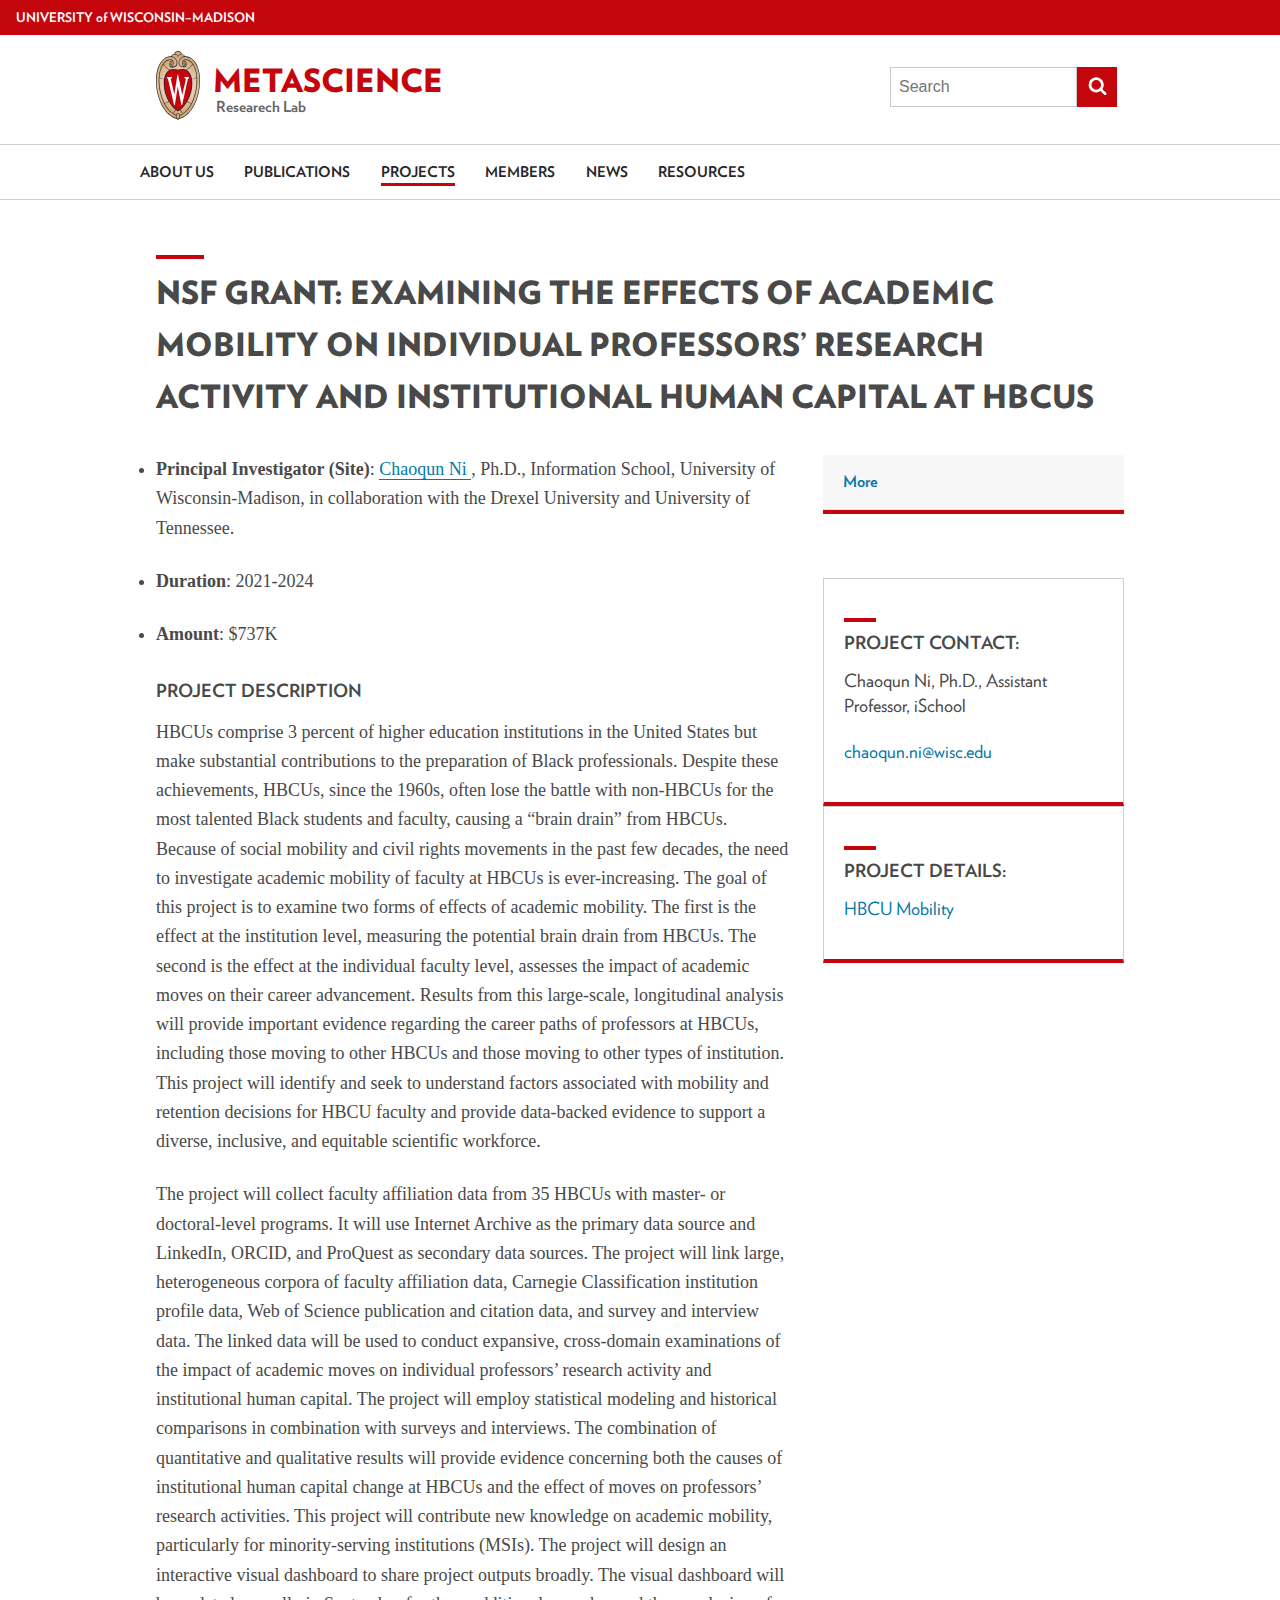
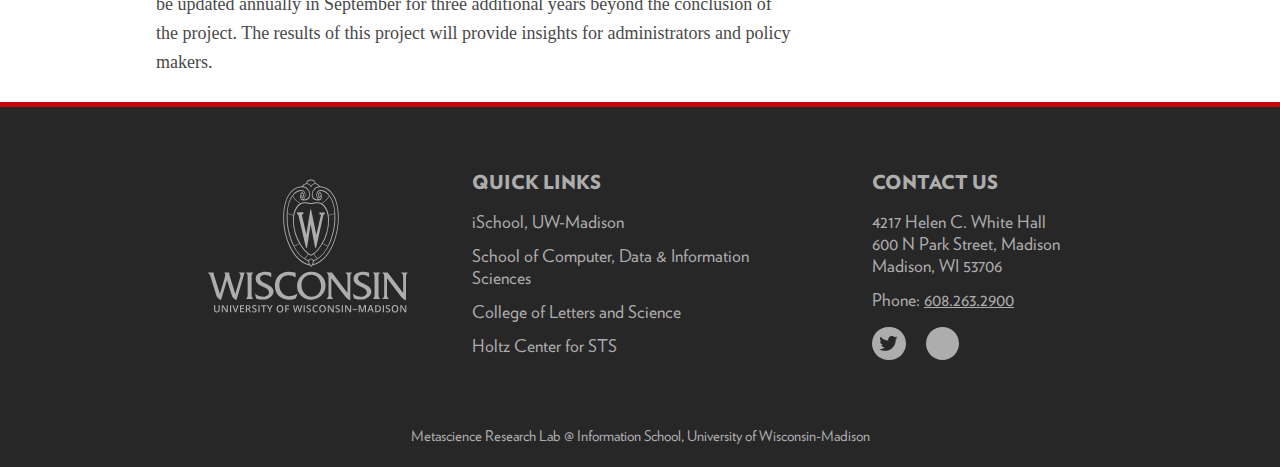
<file: projectDetails2.html>
<!DOCTYPE html>
<html lang="en-US" class="no-js">

<head>
    <meta charset="utf-8">
    <title>
        UW Style Sample Page
    </title>
    <meta name="viewport" content="width=device-width, initial-scale=1">
    <link rel="apple-touch-icon" sizes="180x180" href="images/favicons/apple-touch-icon.png">
    <link rel="icon" type="image/png" sizes="32x32" href="images/favicons/favicon-32x32.png">
    <link rel="icon" type="image/png" sizes="16x16" href="images/favicons/favicon-16x16.png">
    <link rel="manifest" href="site.webmanifest">
    <link rel="mask-icon" href="images/favicons/safari-pinned-tab.svg" color="#c5050c">
    <link rel="shortcut icon" href="favicon.ico">
    <meta name="msapplication-TileColor" content="#c5050c">
    <meta name="msapplication-config" content="browserconfig.xml">
    <meta name="theme-color" content="#ffffff">
    <link rel="stylesheet" href="fonts/uw160/fonts.0.0.1.css">
    <link rel="stylesheet" href="css/uw-style.css?version=2.3.1">
    <link rel="stylesheet" href="css/exportStyle.css">
    <script>(function (H) { H.className = H.className.replace(/\bno-js\b/, '') })(document.documentElement)</script>
    <!-- HTML5 shim and Respond.js IE8 support of HTML5 elements and media queries -->
    <!--[if lt IE 9]>
      <script src="https://oss.maxcdn.com/libs/html5shiv/3.7.0/html5shiv.js"></script>
      <script src="https://oss.maxcdn.com/libs/respond.js/1.4.2/respond.min.js"></script>
    <![endif]-->
</head>

<body>
    <a class="uw-show-on-focus" href="#main" id="uw-skip-link">Skip to main content</a>
    <!-- UW navbar -->
    <div class="uw-global-bar" role="navigation">
        <a class="uw-global-name-link" href="http://www.wisc.edu" aria-label="University home page">U<span>niversity
                <span class="uw-of">of</span> </span>W<span>isconsin</span>–Madison</a>
    </div>

    <!-- branding header -->
     <header id="branding" class="uw-header uw-has-search">
        <div class="uw-header-container">
            <div class="uw-header-crest-title">
                <div class="uw-header-crest">
                    <a href="http://www.wisc.edu"><img class="uw-crest-svg" src="images/uw-crest.svg"
                            alt="Link to University of Wisconsin-Madison home page"></a>
                </div>
                <div class="uw-title-tagline">
                    <h1 id="site-title" class="uw-site-title">
                        <a href="" rel="home">Metascience</a>
                    </h1>
                    <div id="site-description" class="uw-site-tagline">Researech Lab</div>
                </div>
            </div>
            <div class="uw-header-search">
                <form role="search" method="get" action="" class="uw-search-form form-inline collapse">
                    <label for="s" class="uw-show-for-sr-only">Search this site</label>
                    <input type="text" class="uw-search-input" placeholder="Search" name="s" id="s" value="">
                    <button class="unstyle uw-search-submit" type="submit">
                        <svg aria-hidden="true" role="presentation">
                            <use xmlns:xlink="http://www.w3.org/1999/xlink" xlink:href="#uw-symbol-search"></use>
                        </svg>
                        <span class="uw-show-for-sr-only">Submit search</span>
                    </button>
                </form>
            </div>
        </div>
    </header>

    <!-- Mobile menu button -->
    <button class="uw-mobile-menu-button-bar uw-mobile-menu-button-bar-reversed uw-is-closed " data-menu="uw-top-menus"
        aria-label="Open menu" aria-expanded="false" aria-controls="uw-top-menus">Menu<svg aria-hidden="true"
            focusable="false">
            <use xmlns:xlink="http://www.w3.org/1999/xlink" xlink:href="#uw-symbol-menu"></use>
        </svg><svg aria-hidden="true" focusable="false">
            <use xmlns:xlink="http://www.w3.org/1999/xlink" xlink:href="#uw-symbol-close"></use>
        </svg></button>

    <!-- Main and secondary nav menus -->
    <div id="uw-top-menus" class="uw-is-visible uw-horizontal" aria-hidden="false">
        <div class="uw-main-nav">
            <nav class="uw-nav-menu uw-nav-menu-reverse" aria-label="Main Menu">
                <ul id="uw-main-nav">
                    
                    <li>
                        <a href="index.html" aria-current="page">About us</a>
                    </li>
                    <li>
                        <a href="publications.html" aria-current="page">publications</a>
                    </li>
                    <li class="current-menu-item">
                        <a href="projects.html" aria-current="page">projects</a>
                    </li>
                    <li>
                        <a href="members.html" aria-current="page">members</a>
                    </li>
                    <li>
                        <a href="news.html" aria-current="page">News</a>
                    </li>
                    <li>
                        <a href="resources.html" aria-current="page">resources</a>
                    </li>
                </ul>
            </nav>
        </div>
        <div class="uw-secondary-nav">
            <nav class="uw-nav-menu uw-nav-menu-secondary" aria-label="Secondary Menu">
               <!--  <ul>
                    <li id="menu-news" class="uw-dropdown">
                        <a href="http://news.wisc.edu" aria-haspopup="true" aria-expanded="false">
                            News<svg aria-hidden="true" class="uw-caret" focusable="false">
                                <use xmlns:xlink="http://www.w3.org/1999/xlink" xlink:href="#uw-symbol-caret-down">
                                </use>
                            </svg><svg aria-hidden="true" class="uw-caret" focusable="false">
                                <use xmlns:xlink="http://www.w3.org/1999/xlink" xlink:href="#uw-symbol-caret-up"></use>
                            </svg>
                        </a>
                        <ul aria-hidden="true" aria-label="News submenu" class="uw-child-menu">
                            <li>
                                <a href="http://localhost:8001/about/">About</a>
                            </li>
                            <li>
                                <a href="http://localhost:8001/contact-us/our-location/">Our Location</a>
                            </li>
                            <li>
                                <a href="http://localhost:8001/news/">News</a>
                            </li>
                        </ul>
                    </li>
                    <li>
                        <a href="http://today.wisc.edu">Calendar</a>
                    </li>
                    <li>
                        <a href="http://map.wisc.edu">Map</a>
                    </li>
                </ul>-->
            </nav>
        </div>
    </div>

    <!-- main content -->
    <main id="main">

        <!-- Page title -->
        <div class="uw-row-full uw-row-page-title">
            <div class="uw-row">
                <div class="uw-col">
                    <h1 class="uw-mini-bar">
                        NSF grant: Examining the effects of academic mobility on individual professors’ research
                        activity and institutional human capital at HBCUs
                    </h1>
                </div>
            </div>
        </div>

        <!-- Page content -->
        <div class="uw-full-row">
            <div class="uw-row">

                <!-- Body content -->
                <div class="uw-col uw-body">
                    <li> <b>Principal Investigator (Site)</b>: <a href="https://chaoqunni.github.io/"
                            target="_blank">Chaoqun Ni </a>, Ph.D., Information School, University of Wisconsin-Madison,
                        in collaboration with the Drexel University and University of Tennessee. </li>
                    <li> <b>Duration</b>: 2021-2024 </li>
                    <li> <b>Amount</b>: $737K </li>
                    <h3> Project Description</h3>
                    <p class="text text-large">HBCUs comprise 3 percent of higher education institutions in the United
                        States but make substantial contributions to the preparation of Black professionals. Despite
                        these achievements, HBCUs, since the 1960s, often lose the battle with non-HBCUs for the most
                        talented Black students and faculty, causing a “brain drain” from HBCUs. Because of social
                        mobility and civil rights movements in the past few decades, the need to investigate academic
                        mobility of faculty at HBCUs is ever-increasing. The goal of this project is to examine two
                        forms of effects of academic mobility. The first is the effect at the institution level,
                        measuring the potential brain drain from HBCUs. The second is the effect at the individual
                        faculty level, assesses the impact of academic moves on their career advancement. Results from
                        this large-scale, longitudinal analysis will provide important evidence regarding the career
                        paths of professors at HBCUs, including those moving to other HBCUs and those moving to other
                        types of institution. This project will identify and seek to understand factors associated with
                        mobility and retention decisions for HBCU faculty and provide data-backed evidence to support a
                        diverse, inclusive, and equitable scientific workforce.</p>
                    <p class="text text-large">The project will collect faculty affiliation data from 35 HBCUs with
                        master- or doctoral-level programs. It will use Internet Archive as the primary data source and
                        LinkedIn, ORCID, and ProQuest as secondary data sources. The project will link large,
                        heterogeneous corpora of faculty affiliation data, Carnegie Classification institution profile
                        data, Web of Science publication and citation data, and survey and interview data. The linked
                        data will be used to conduct expansive, cross-domain examinations of the impact of academic
                        moves on individual professors’ research activity and institutional human capital. The project
                        will employ statistical modeling and historical comparisons in combination with surveys and
                        interviews. The combination of quantitative and qualitative results will provide evidence
                        concerning both the causes of institutional human capital change at HBCUs and the effect of
                        moves on professors’ research activities. This project will contribute new knowledge on academic
                        mobility, particularly for minority-serving institutions (MSIs). The project will design an
                        interactive visual dashboard to share project outputs broadly. The visual dashboard will be
                        updated annually in September for three additional years beyond the conclusion of the project.
                        The results of this project will provide insights for administrators and policy makers.</p>


                </div>

                <!-- Sidebar content -->
                <aside class="uw-col uw-sidebar">
                    <button class="uw-button-unstyle uw-side-nav-button"><svg aria-hidden="true" focusable="false">
                            <use xmlns:xlink="http://www.w3.org/1999/xlink" xlink:href="#uw-symbol-caret-down"></use>
                        </svg> Select a section…</button>

                    <!-- Sidebar nav -->
                    <div class="uw-side-nav">
                        <ul>
                            <li class="uw-current-menu-item"><a href="#">More</a></li>
                        </ul>
                    </div>

                    <!-- Sidbar callout box -->
                    <div class="uw-sidebar-box">
                        <h3>Project contact:</h3>

                        <p>Chaoqun Ni, Ph.D., Assistant Professor, iSchool</p>

                        <p><a href="mailto:chaoqun.ni@wisc.edu">chaoqun.ni@wisc.edu</a></p>

                    </div>
                    <div class="uw-sidebar-box">
                        <h3>Project details:</h3>

                        <p><a href="https://hbcumobility.github.io/" target="_blank">HBCU Mobility</a></p>

                    </div>

                </aside>
            </div>
        </div>
    </main>

    <footer id="colophon" class="uw-footer">
        <div class="uw-footer-content">
          <div class="uw-logo">
            <a href="http://www.wisc.edu" aria-label="Link to main university website">
              <svg aria-hidden="true" focusable="false">
                <use xmlns:xlink="http://www.w3.org/1999/xlink" xlink:href="#uw-symbol-crest-footer"></use>
              </svg>
            </a>
          </div>
          <!--<div class="uw-footer-menu" role="complementary">
            <h3 class="uw-footer-header">Partners</h3>
            <ul>
              <li><a href="https://students.wisc.edu/">Division of Student Life</a></li>
                <li><a href="http://provost.wisc.edu/climate.htm">Division of Diversity, Equity &amp; Educational Achievement</a></li>
                <li><a href="https://chancellor.wisc.edu/">Office of the Chancellor</a></li>
                <li><a href="https://universityrelations.wisc.edu/">University Relations</a></li>
                <li><a href="https://msc.wisc.edu/">Multicultural Student Center</a></li>
                <li><a href="http://www.oed.wisc.edu/">Office for Equity and Diversity</a></li> 
            </ul>
          </div>-->
          <div class="uw-footer-menu" role="complementary">
            <h3 class="uw-footer-header">Quick Links</h3>
            <ul>
                <li><a href="https://ischool.wisc.edu/" target="_blank">iSchool, UW-Madison</a></li>
                <li><a href="https://cdis.wisc.edu/" target="_blank">School of Computer, Data & Information Sciences</a></li>
                <li><a href="https://ls.wisc.edu/" target="_blank">College of Letters and Science</a></li>
                <li><a href="https://sts.wisc.edu/" target="_blank">Holtz Center for STS</a></li>

              <!-- <li><a href="http://www.wisc.edu/accessibility/">Accessibility</a></li>
                <li><a href="https://diversity.wisc.edu/">Diversity</a></li>
                <li><a href="http://www.wisc.edu/governance/">Governance</a></li>
                <li><a href="http://www.wisc.edu/policies/">Policies</a></li>
                <li><a href="http://uwpd.wisc.edu/">Safety</a></li>
                <li><a href="http://www.oed.wisc.edu/title-ix.htm">Title IX</a></li> -->
            </ul>
          </div>
    
          <div class="uw-footer-contact">
            <h3 class="uw-footer-header">Contact Us</h3>
            <ul class="uw-contact-list">
                <li class="uw-contact-item"> 4217 Helen C. White Hall <br>
                    600 N Park Street, Madison<br>
                  Madison, WI 53706</li>
                  <li class="uw-contact-item">Phone: <a href="tel:6608.263.2900">608.263.2900</a></li>



              <!-- <li class="uw-contact-item">Email: <a href="mailto:email@wisc.edu">email@wisc.edu</a></li>
                <li class="uw-contact-item">Phone: <a href="tel:608-555-5555">608-555-5555</a></li> -->
              <li>
                <ul class="uw-social-icons">
                 <li id="uw-icon-twitter" class="uw-social-icon">
                      <a aria-label="twitter" href="https://twitter.com" target="_blank"><svg aria-hidden="true" focusable="false"><use xmlns:xlink="http://www.w3.org/1999/xlink" xlink:href="#uw-symbol-twitter"></use></svg></a>
                    </li>
                    <li id="uw-icon-github" class="uw-social-icon">
                      <a aria-label="github" href="https://github.com/MetascienceLab" target="_blank"><svg aria-hidden="true" focusable="false"><use xmlns:xlink="http://www.w3.org/1999/xlink" xlink:href="#uw-symbol-github"></use></svg></a>
                    </li>
                    <!--  <li id="uw-icon-instagram" class="uw-social-icon">
                      <a aria-label="instagram" href="https://www.instagram.com"><svg aria-hidden="true" focusable="false"><use xmlns:xlink="http://www.w3.org/1999/xlink" xlink:href="#uw-symbol-instagram"></use></svg></a>
                    </li>
                    <li id="uw-icon-facebook" class="uw-social-icon">
                      <a aria-label="facebook" href="https://facebook.com/"><svg aria-hidden="true" focusable="false"><use xmlns:xlink="http://www.w3.org/1999/xlink" xlink:href="#uw-symbol-facebook"></use></svg></a>
                    </li> -->
                </ul>
              </li>
            </ul>
          </div>
        </div>
    
        <div class="uw-copyright">
          <p>Metascience Research Lab @ Information School, University of Wisconsin-Madison</p>
        </div>
      </footer>
    <div class="uw-overlay"></div>
    <svg aria-hidden="true" style="display: inline; height: 0; position: absolute;"
        xmlns:xlink="http://www.w3.org/1999/xlink">
        <title>Site icons</title>
        <defs>
            <symbol id="uw-symbol-more" viewBox="0,0,1792,1792">
                <title id="title">More</title>
                <path
                    d="M979 960q0 13-10 23l-466 466q-10 10-23 10t-23-10l-50-50q-10-10-10-23t10-23l393-393-393-393q-10-10-10-23t10-23l50-50q10-10 23-10t23 10l466 466q10 10 10 23zm384 0q0 13-10 23l-466 466q-10 10-23 10t-23-10l-50-50q-10-10-10-23t10-23l393-393-393-393q-10-10-10-23t10-23l50-50q10-10 23-10t23 10l466 466q10 10 10 23z">
                </path>
            </symbol>
            <symbol id="uw-symbol-menu" viewBox="0 0 1024 1024">
                <title id="svg-menu">open menu</title>
                <path class="path1" d="M128 256h768v86h-768v-86zM128 554v-84h768v84h-768zM128 768v-86h768v86h-768z">
                </path>
            </symbol>
            <symbol id="uw-symbol-close" viewBox="0 0 805 1024">
                <title>close</title>
                <path class="path1"
                    d="M741.714 755.429q0 22.857-16 38.857l-77.714 77.714q-16 16-38.857 16t-38.857-16l-168-168-168 168q-16 16-38.857 16t-38.857-16l-77.714-77.714q-16-16-16-38.857t16-38.857l168-168-168-168q-16-16-16-38.857t16-38.857l77.714-77.714q16-16 38.857-16t38.857 16l168 168 168-168q16-16 38.857-16t38.857 16l77.714 77.714q16 16 16 38.857t-16 38.857l-168 168 168 168q16 16 16 38.857z">
                </path>
            </symbol>
            <symbol id="uw-symbol-search" viewBox="0 0 951 1024">
                <title>search</title>
                <path class="path1"
                    d="M658.286 475.429q0-105.714-75.143-180.857t-180.857-75.143-180.857 75.143-75.143 180.857 75.143 180.857 180.857 75.143 180.857-75.143 75.143-180.857zM950.857 950.857q0 29.714-21.714 51.429t-51.429 21.714q-30.857 0-51.429-21.714l-196-195.429q-102.286 70.857-228 70.857-81.714 0-156.286-31.714t-128.571-85.714-85.714-128.571-31.714-156.286 31.714-156.286 85.714-128.571 128.571-85.714 156.286-31.714 156.286 31.714 128.571 85.714 85.714 128.571 31.714 156.286q0 125.714-70.857 228l196 196q21.143 21.143 21.143 51.429z">
                </path>
            </symbol>
            <symbol id="uw-symbol-search-gray" viewBox="0 0 951 1024">
                <title>search</title>
                <path class="path1"
                    d="M658.286 475.429q0-105.714-75.143-180.857t-180.857-75.143-180.857 75.143-75.143 180.857 75.143 180.857 180.857 75.143 180.857-75.143 75.143-180.857zM950.857 950.857q0 29.714-21.714 51.429t-51.429 21.714q-30.857 0-51.429-21.714l-196-195.429q-102.286 70.857-228 70.857-81.714 0-156.286-31.714t-128.571-85.714-85.714-128.571-31.714-156.286 31.714-156.286 85.714-128.571 128.571-85.714 156.286-31.714 156.286 31.714 128.571 85.714 85.714 128.571 31.714 156.286q0 125.714-70.857 228l196 196q21.143 21.143 21.143 51.429z">
                </path>
            </symbol>
            <symbol id="uw-symbol-search-in-blank" viewBox="0 0 951 1024">
                <title>search</title>
                <path class="path1"
                    d="M658.286 475.429q0-105.714-75.143-180.857t-180.857-75.143-180.857 75.143-75.143 180.857 75.143 180.857 180.857 75.143 180.857-75.143 75.143-180.857zM950.857 950.857q0 29.714-21.714 51.429t-51.429 21.714q-30.857 0-51.429-21.714l-196-195.429q-102.286 70.857-228 70.857-81.714 0-156.286-31.714t-128.571-85.714-85.714-128.571-31.714-156.286 31.714-156.286 85.714-128.571 128.571-85.714 156.286-31.714 156.286 31.714 128.571 85.714 85.714 128.571 31.714 156.286q0 125.714-70.857 228l196 196q21.143 21.143 21.143 51.429z">
                </path>
            </symbol>
            <symbol id="uw-symbol-envelope" viewBox="0 0 1024 1024">
                <title>envelope</title>
                <path class="path1"
                    d="M1024 405.714v453.714q0 37.714-26.857 64.571t-64.571 26.857h-841.143q-37.714 0-64.571-26.857t-26.857-64.571v-453.714q25.143 28 57.714 49.714 206.857 140.571 284 197.143 32.571 24 52.857 37.429t54 27.429 62.857 14h1.143q29.143 0 62.857-14t54-27.429 52.857-37.429q97.143-70.286 284.571-197.143 32.571-22.286 57.143-49.714zM1024 237.714q0 45.143-28 86.286t-69.714 70.286q-214.857 149.143-267.429 185.714-5.714 4-24.286 17.429t-30.857 21.714-29.714 18.571-32.857 15.429-28.571 5.143h-1.143q-13.143 0-28.571-5.143t-32.857-15.429-29.714-18.571-30.857-21.714-24.286-17.429q-52-36.571-149.714-104.286t-117.143-81.429q-35.429-24-66.857-66t-31.429-78q0-44.571 23.714-74.286t67.714-29.714h841.143q37.143 0 64.286 26.857t27.143 64.571z">
                </path>
            </symbol>
            <symbol id="uw-symbol-pinterest" class="uw-social-symbols" viewBox="0 0 731 1024">
                <title>pinterest-p</title>
                <path class="path1"
                    d="M0 341.143q0-61.714 21.429-116.286t59.143-95.143 86.857-70.286 105.714-44.571 115.429-14.857q90.286 0 168 38t126.286 110.571 48.571 164q0 54.857-10.857 107.429t-34.286 101.143-57.143 85.429-82.857 58.857-108 22q-38.857 0-77.143-18.286t-54.857-50.286q-5.714 22.286-16 64.286t-13.429 54.286-11.714 40.571-14.857 40.571-18.286 35.714-26.286 44.286-35.429 49.429l-8 2.857-5.143-5.714q-8.571-89.714-8.571-107.429 0-52.571 12.286-118t38-164.286 29.714-116q-18.286-37.143-18.286-96.571 0-47.429 29.714-89.143t75.429-41.714q34.857 0 54.286 23.143t19.429 58.571q0 37.714-25.143 109.143t-25.143 106.857q0 36 25.714 59.714t62.286 23.714q31.429 0 58.286-14.286t44.857-38.857 32-54.286 21.714-63.143 11.429-63.429 3.714-56.857q0-98.857-62.571-154t-163.143-55.143q-114.286 0-190.857 74t-76.571 187.714q0 25.143 7.143 48.571t15.429 37.143 15.429 26 7.143 17.429q0 16-8.571 41.714t-21.143 25.714q-1.143 0-9.714-1.714-29.143-8.571-51.714-32t-34.857-54-18.571-61.714-6.286-60.857z">
                </path>
            </symbol>
            <symbol id="uw-symbol-twitter" class="uw-social-symbols" viewBox="0 0 951 1024">
                <title>twitter</title>
                <path class="path1"
                    d="M925.714 233.143q-38.286 56-92.571 95.429 0.571 8 0.571 24 0 74.286-21.714 148.286t-66 142-105.429 120.286-147.429 83.429-184.571 31.143q-154.857 0-283.429-82.857 20 2.286 44.571 2.286 128.571 0 229.143-78.857-60-1.143-107.429-36.857t-65.143-91.143q18.857 2.857 34.857 2.857 24.571 0 48.571-6.286-64-13.143-106-63.714t-42-117.429v-2.286q38.857 21.714 83.429 23.429-37.714-25.143-60-65.714t-22.286-88q0-50.286 25.143-93.143 69.143 85.143 168.286 136.286t212.286 56.857q-4.571-21.714-4.571-42.286 0-76.571 54-130.571t130.571-54q80 0 134.857 58.286 62.286-12 117.143-44.571-21.143 65.714-81.143 101.714 53.143-5.714 106.286-28.571z">
                </path>
            </symbol>
            <symbol id="uw-symbol-youtube" class="uw-social-symbols" viewBox="0 0 878 1024">
                <title>youtube</title>
                <path class="path1"
                    d="M554.857 710.857v120.571q0 38.286-22.286 38.286-13.143 0-25.714-12.571v-172q12.571-12.571 25.714-12.571 22.286 0 22.286 38.286zM748 711.429v26.286h-51.429v-26.286q0-38.857 25.714-38.857t25.714 38.857zM196 586.857h61.143v-53.714h-178.286v53.714h60v325.143h57.143v-325.143zM360.571 912h50.857v-282.286h-50.857v216q-17.143 24-32.571 24-10.286 0-12-12-0.571-1.714-0.571-20v-208h-50.857v223.429q0 28 4.571 41.714 6.857 21.143 33.143 21.143 27.429 0 58.286-34.857v30.857zM605.714 827.429v-112.571q0-41.714-5.143-56.571-9.714-32-40.571-32-28.571 0-53.143 30.857v-124h-50.857v378.857h50.857v-27.429q25.714 31.429 53.143 31.429 30.857 0 40.571-31.429 5.143-15.429 5.143-57.143zM798.857 821.714v-7.429h-52q0 29.143-1.143 34.857-4 20.571-22.857 20.571-26.286 0-26.286-39.429v-49.714h102.286v-58.857q0-45.143-15.429-66.286-22.286-29.143-60.571-29.143-38.857 0-61.143 29.143-16 21.143-16 66.286v98.857q0 45.143 16.571 66.286 22.286 29.143 61.714 29.143 41.143 0 61.714-30.286 10.286-15.429 12-30.857 1.143-5.143 1.143-33.143zM451.429 300v-120q0-39.429-24.571-39.429t-24.571 39.429v120q0 40 24.571 40t24.571-40zM862.286 729.143q0 133.714-14.857 200-8 33.714-33.143 56.571t-58.286 26.286q-105.143 12-317.143 12t-317.143-12q-33.143-3.429-58.571-26.286t-32.857-56.571q-14.857-64-14.857-200 0-133.714 14.857-200 8-33.714 33.143-56.571t58.857-26.857q104.571-11.429 316.571-11.429t317.143 11.429q33.143 4 58.571 26.857t32.857 56.571q14.857 64 14.857 200zM292 0h58.286l-69.143 228v154.857h-57.143v-154.857q-8-42.286-34.857-121.143-21.143-58.857-37.143-106.857h60.571l40.571 150.286zM503.429 190.286v100q0 46.286-16 67.429-21.143 29.143-60.571 29.143-38.286 0-60-29.143-16-21.714-16-67.429v-100q0-45.714 16-66.857 21.714-29.143 60-29.143 39.429 0 60.571 29.143 16 21.143 16 66.857zM694.857 97.714v285.143h-52v-31.429q-30.286 35.429-58.857 35.429-26.286 0-33.714-21.143-4.571-13.714-4.571-42.857v-225.143h52v209.714q0 18.857 0.571 20 1.714 12.571 12 12.571 15.429 0 32.571-24.571v-217.714h52z">
                </path>
            </symbol>
            <symbol id="uw-symbol-facebook" class="uw-social-symbols" viewBox="0 0 602 1024">
                <title>facebook</title>
                <path class="path1"
                    d="M548 6.857v150.857h-89.714q-49.143 0-66.286 20.571t-17.143 61.714v108h167.429l-22.286 169.143h-145.143v433.714h-174.857v-433.714h-145.714v-169.143h145.714v-124.571q0-106.286 59.429-164.857t158.286-58.571q84 0 130.286 6.857z">
                </path>
            </symbol>
            <symbol id="uw-symbol-instagram" class="uw-social-symbols" viewBox="0 0 878 1024">
                <title>instagram</title>
                <path class="path1"
                    d="M778.286 814.857v-370.286h-77.143q11.429 36 11.429 74.857 0 72-36.571 132.857t-99.429 96.286-137.143 35.429q-112.571 0-192.571-77.429t-80-187.143q0-38.857 11.429-74.857h-80.571v370.286q0 14.857 10 24.857t24.857 10h610.857q14.286 0 24.571-10t10.286-24.857zM616 510.286q0-70.857-51.714-120.857t-124.857-50q-72.571 0-124.286 50t-51.714 120.857 51.714 120.857 124.286 50q73.143 0 124.857-50t51.714-120.857zM778.286 304.571v-94.286q0-16-11.429-27.714t-28-11.714h-99.429q-16.571 0-28 11.714t-11.429 27.714v94.286q0 16.571 11.429 28t28 11.429h99.429q16.571 0 28-11.429t11.429-28zM877.714 185.714v652.571q0 46.286-33.143 79.429t-79.429 33.143h-652.571q-46.286 0-79.429-33.143t-33.143-79.429v-652.571q0-46.286 33.143-79.429t79.429-33.143h652.571q46.286 0 79.429 33.143t33.143 79.429z">
                </path>
            </symbol>
            <symbol id="uw-symbol-caret-up" viewBox="0 0 1792 1792">
                <title>Collapse</title>
                <path
                    d="M1395 1184q0 13-10 23l-50 50q-10 10-23 10t-23-10l-393-393-393 393q-10 10-23 10t-23-10l-50-50q-10-10-10-23t10-23l466-466q10-10 23-10t23 10l466 466q10 10 10 23z">
                </path>
            </symbol>
            <symbol id="uw-symbol-caret-down" viewBox="0 0 1792 1792">
                <title>Expand</title>
                <path
                    d="M1395 736q0 13-10 23l-466 466q-10 10-23 10t-23-10l-466-466q-10-10-10-23t10-23l50-50q10-10 23-10t23 10l393 393 393-393q10-10 23-10t23 10l50 50q10 10 10 23z">
                </path>
            </symbol>
            <symbol id="uw-symbol-chevron-right" viewBox="0 0 695 1024">
                <title id="svg-next-slide">next slide</title>
                <path class="path1"
                    d="M632.571 501.143l-424 424q-10.857 10.857-25.714 10.857t-25.714-10.857l-94.857-94.857q-10.857-10.857-10.857-25.714t10.857-25.714l303.429-303.429-303.429-303.429q-10.857-10.857-10.857-25.714t10.857-25.714l94.857-94.857q10.857-10.857 25.714-10.857t25.714 10.857l424 424q10.857 10.857 10.857 25.714t-10.857 25.714z">
                </path>
            </symbol>
            <symbol id="uw-symbol-chevron-left" viewBox="0 0 768 1024">
                <title id="svg-previous">previous slide</title>
                <path class="path1"
                    d="M669.143 172l-303.429 303.429 303.429 303.429q10.857 10.857 10.857 25.714t-10.857 25.714l-94.857 94.857q-10.857 10.857-25.714 10.857t-25.714-10.857l-424-424q-10.857-10.857-10.857-25.714t10.857-25.714l424-424q10.857-10.857 25.714-10.857t25.714 10.857l94.857 94.857q10.857 10.857 10.857 25.714t-10.857 25.714z">
                </path>
            </symbol>
            <symbol id="uw-symbol-crest-footer" viewBox="0 0 200 132.78">
                <title id="svg-crest-footer">Footer Crest</title>
                <path
                    d="M31.65,93.63c3,1.09,1.75,4.35,1,6.65L28.31,115l-5.4-17.44a8.47,8.47,0,0,1-.58-4.07H16.85v0.12c2.14,1.13,1.36,3.75.62,6.2l-4.55,15.31L7.14,96.41a7.23,7.23,0,0,1-.47-2.9H1v0.12c1.94,1.37,2.53,4,3.23,6.2l4.58,14.86c1.28,4.15,1.63,3.87,5.16,6.53L20,100.88l4.27,13.86c1.29,4.15,1.56,3.95,5.13,6.49l8.19-27.71h-6v0.12Z"
                    transform="translate(-1 -0.61)" />
                <path
                    d="M38.95,93.63c2,0.77,1.71,3.71,1.71,5.56v15.18c0,1.81.23,4.8-1.71,5.52V120h7.38v-0.12c-1.94-.77-1.71-3.71-1.71-5.52V99.19c0-1.81-.23-4.79,1.71-5.56V93.51H38.95v0.12Z"
                    transform="translate(-1 -0.61)" />
                <path
                    d="M53.12,99.43c0-2.78,2.8-3.67,5-3.67a8.68,8.68,0,0,1,6.1,2.54V93.75a18.9,18.9,0,0,0-5.79-.89c-4.74,0-9.75,1.94-9.75,7,0,8.54,13.36,7.41,13.36,13.7,0,2.82-3.34,4.19-5.55,4.19A13.17,13.17,0,0,1,48,114.41l1.13,5a19.44,19.44,0,0,0,7,1.21c6.06,0,10.41-4,10.41-8.34C66.49,104.87,53.12,104.95,53.12,99.43Z"
                    transform="translate(-1 -0.61)" />
                <path
                    d="M82.23,117.32c-6,0-9.87-5.28-9.87-11.2s3.73-9.91,9.09-9.91a13.15,13.15,0,0,1,7.19,2.3V93.87a30,30,0,0,0-7.07-1c-8,0-13.64,5.52-13.64,13.86,0,8.62,5.67,13.94,14.84,13.94a13.31,13.31,0,0,0,5.86-1.21l2-4.67H90.5A16.7,16.7,0,0,1,82.23,117.32Z"
                    transform="translate(-1 -0.61)" />
                <path
                    d="M104.63,92.83a14,14,0,0,0-14.57,13.85,13.83,13.83,0,0,0,14.18,14,14.09,14.09,0,0,0,14.29-14.18A13.63,13.63,0,0,0,104.63,92.83Zm-0.19,24.93c-6.1,0-9.95-5.8-9.95-11.44,0-6.08,3.85-10.59,9.87-10.59s9.75,5.68,9.75,11.56S110.34,117.75,104.44,117.75Z"
                    transform="translate(-1 -0.61)" />
                <path
                    d="M138.49,93.63c2.06,1.21,2,2.82,2,5.08V114L126.29,95.36l-0.55-.81a2.48,2.48,0,0,1-.58-1v0H119.5v0.12c2,1.21,2,2.82,2,5.08v16.07c0,2.25,0,3.86-2.06,5.11V120h6.88v-0.12c-2.06-1.25-2-2.86-2-5.11V99.19l13.32,17.52c1.71,2.3,2.91,3.63,5.67,4.6V98.7c0-2.25,0-3.87,2-5.08V93.51h-6.84v0.12Z"
                    transform="translate(-1 -0.61)" />
                <path
                    d="M151,99.43c0-2.78,2.8-3.67,5-3.67a8.68,8.68,0,0,1,6.1,2.54V93.75a18.86,18.86,0,0,0-5.79-.89c-4.73,0-9.75,1.94-9.75,7,0,8.54,13.36,7.41,13.36,13.7,0,2.82-3.34,4.19-5.56,4.19a13.18,13.18,0,0,1-8.51-3.34l1.13,5a19.46,19.46,0,0,0,7,1.21c6.06,0,10.41-4,10.41-8.34C164.37,104.87,151,104.95,151,99.43Z"
                    transform="translate(-1 -0.61)" />
                <path
                    d="M165.84,93.63c2,0.77,1.71,3.71,1.71,5.56v15.18c0,1.81.24,4.8-1.71,5.52V120h7.38v-0.12c-1.94-.77-1.71-3.71-1.71-5.52V99.19c0-1.81-.24-4.79,1.71-5.56V93.51h-7.38v0.12Z"
                    transform="translate(-1 -0.61)" />
                <path
                    d="M194.16,93.51v0.12c2.06,1.21,2,2.82,2,5.08V114L182,95.36l-0.55-.81a2.6,2.6,0,0,1-.58-1v0h-5.67v0.12c2,1.21,2,2.82,2,5.08v16.07c0,2.25,0,3.86-2.06,5.11V120H182v-0.12c-2.06-1.25-2-2.86-2-5.11V99.19l13.32,17.52c1.71,2.3,2.92,3.63,5.67,4.6V98.7c0-2.25,0-3.87,2-5.08V93.51h-6.84Z"
                    transform="translate(-1 -0.61)" />
                <path
                    d="M12.72,126.16v4.62a2.75,2.75,0,0,1-.34,1.38,2.27,2.27,0,0,1-1,.91,3.4,3.4,0,0,1-1.54.32,2.87,2.87,0,0,1-2.07-.7,2.55,2.55,0,0,1-.74-1.93v-4.6H8.24v4.52a1.81,1.81,0,0,0,.41,1.3,1.69,1.69,0,0,0,1.26.42,1.5,1.5,0,0,0,1.65-1.73v-4.51h1.17Z"
                    transform="translate(-1 -0.61)" />
                <path
                    d="M20.74,133.29H19.31l-3.51-5.69h0l0,0.32q0.07,0.91.07,1.66v3.71H14.79v-7.14h1.42l3.5,5.66h0c0-.08,0-0.35,0-0.82s0-.84,0-1.1v-3.74h1.07v7.14Z"
                    transform="translate(-1 -0.61)" />
                <path d="M23,133.29v-7.14h1.17v7.14H23Z" transform="translate(-1 -0.61)" />
                <path
                    d="M30.42,126.16h1.21l-2.5,7.14H27.9l-2.49-7.14h1.2l1.49,4.44c0.08,0.21.16,0.48,0.25,0.82s0.14,0.58.17,0.75c0-.25.11-0.53,0.2-0.86s0.16-.57.21-0.72Z"
                    transform="translate(-1 -0.61)" />
                <path d="M37,133.29h-4v-7.14h4v1H34.08v1.94h2.69v1H34.08v2.24H37v1Z" transform="translate(-1 -0.61)" />
                <path
                    d="M40,130.44v2.85H38.84v-7.14h2a3.32,3.32,0,0,1,2,.52,1.86,1.86,0,0,1,.66,1.56,2,2,0,0,1-1.39,1.9l2,3.16H42.86l-1.71-2.85H40Zm0-1h0.81a1.85,1.85,0,0,0,1.18-.3,1.1,1.1,0,0,0,.37-0.9,1,1,0,0,0-.4-0.87,2.17,2.17,0,0,0-1.19-.26H40v2.33Z"
                    transform="translate(-1 -0.61)" />
                <path
                    d="M49.68,131.36a1.8,1.8,0,0,1-.69,1.49,3,3,0,0,1-1.9.54,4.53,4.53,0,0,1-2-.38v-1.1a5.34,5.34,0,0,0,1,.36,4.39,4.39,0,0,0,1,.13,1.62,1.62,0,0,0,1-.26,0.86,0.86,0,0,0,.33-0.71,0.89,0.89,0,0,0-.3-0.68A4.57,4.57,0,0,0,47,130.1a3.31,3.31,0,0,1-1.38-.9,1.91,1.91,0,0,1-.4-1.22,1.71,1.71,0,0,1,.63-1.41,2.63,2.63,0,0,1,1.7-.51,5,5,0,0,1,2,.45l-0.37,1a4.47,4.47,0,0,0-1.7-.4,1.31,1.31,0,0,0-.86.25,0.81,0.81,0,0,0-.29.65,0.92,0.92,0,0,0,.12.48,1.2,1.2,0,0,0,.39.37,6.52,6.52,0,0,0,1,.46,5.31,5.31,0,0,1,1.15.61,1.8,1.8,0,0,1,.54.64A1.93,1.93,0,0,1,49.68,131.36Z"
                    transform="translate(-1 -0.61)" />
                <path d="M51.41,133.29v-7.14h1.17v7.14H51.41Z" transform="translate(-1 -0.61)" />
                <path d="M57.26,133.29H56.1v-6.14H54v-1h5.37v1h-2.1v6.14Z" transform="translate(-1 -0.61)" />
                <path d="M62.81,129.41l1.69-3.26h1.27l-2.38,4.37v2.77H62.22v-2.73l-2.37-4.41h1.27Z"
                    transform="translate(-1 -0.61)" />
                <path
                    d="M76.33,129.71a3.9,3.9,0,0,1-.87,2.71,3.66,3.66,0,0,1-5,0,3.93,3.93,0,0,1-.87-2.73,3.86,3.86,0,0,1,.87-2.71A3.21,3.21,0,0,1,73,126a3.14,3.14,0,0,1,2.46,1A3.9,3.9,0,0,1,76.33,129.71Zm-5.45,0a3.19,3.19,0,0,0,.53,2,2.16,2.16,0,0,0,3.15,0,4.05,4.05,0,0,0,0-4A1.86,1.86,0,0,0,73,127a1.9,1.9,0,0,0-1.58.68A3.18,3.18,0,0,0,70.88,129.71Z"
                    transform="translate(-1 -0.61)" />
                <path d="M79.36,133.29H78.2v-7.14h4v1H79.36v2.23h2.69v1H79.36v2.93Z" transform="translate(-1 -0.61)" />
                <path
                    d="M93.39,133.29H92.12L90.91,129c-0.05-.19-0.12-0.45-0.2-0.8s-0.12-.59-0.14-0.73q0,0.31-.16.81c-0.07.33-.13,0.58-0.18,0.74L89,133.29H87.78l-0.92-3.57-0.94-3.56h1.19l1,4.16q0.24,1,.34,1.77c0-.28.09-0.59,0.16-0.93s0.14-.62.2-0.83L90,126.16h1.16l1.19,4.19a15.38,15.38,0,0,1,.36,1.74,12.74,12.74,0,0,1,.35-1.78l1-4.15h1.18Z"
                    transform="translate(-1 -0.61)" />
                <path d="M96.6,133.29v-7.14h1.17v7.14H96.6Z" transform="translate(-1 -0.61)" />
                <path
                    d="M104.11,131.36a1.8,1.8,0,0,1-.69,1.49,3,3,0,0,1-1.9.54,4.53,4.53,0,0,1-2-.38v-1.1a5.4,5.4,0,0,0,1,.36,4.42,4.42,0,0,0,1,.13,1.63,1.63,0,0,0,1-.26,0.86,0.86,0,0,0,.33-0.71,0.89,0.89,0,0,0-.3-0.68,4.59,4.59,0,0,0-1.25-.66,3.29,3.29,0,0,1-1.38-.9,1.91,1.91,0,0,1-.4-1.22,1.71,1.71,0,0,1,.63-1.41,2.63,2.63,0,0,1,1.7-.51,5,5,0,0,1,2,.45l-0.37,1a4.47,4.47,0,0,0-1.7-.4,1.31,1.31,0,0,0-.86.25,0.81,0.81,0,0,0-.29.65,0.92,0.92,0,0,0,.12.48,1.2,1.2,0,0,0,.39.37,6.43,6.43,0,0,0,1,.46,5.31,5.31,0,0,1,1.15.61,1.81,1.81,0,0,1,.54.64A1.93,1.93,0,0,1,104.11,131.36Z"
                    transform="translate(-1 -0.61)" />
                <path
                    d="M108.87,127.05a1.92,1.92,0,0,0-1.58.71,3.75,3.75,0,0,0,0,4,2,2,0,0,0,1.61.67,4.26,4.26,0,0,0,.88-0.09c0.28-.06.58-0.14,0.88-0.23v1a5.34,5.34,0,0,1-1.9.32,3,3,0,0,1-2.41-.95,4,4,0,0,1-.84-2.72,4.4,4.4,0,0,1,.41-1.95,2.92,2.92,0,0,1,1.18-1.28,3.58,3.58,0,0,1,1.81-.44,4.5,4.5,0,0,1,2,.46l-0.42,1a6.37,6.37,0,0,0-.77-0.3A2.75,2.75,0,0,0,108.87,127.05Z"
                    transform="translate(-1 -0.61)" />
                <path
                    d="M118.85,129.71a3.9,3.9,0,0,1-.87,2.71,3.15,3.15,0,0,1-2.47,1,3.18,3.18,0,0,1-2.48-1,3.94,3.94,0,0,1-.87-2.73A3.86,3.86,0,0,1,113,127a3.21,3.21,0,0,1,2.49-.95,3.15,3.15,0,0,1,2.46,1A3.91,3.91,0,0,1,118.85,129.71Zm-5.45,0a3.21,3.21,0,0,0,.53,2,2.16,2.16,0,0,0,3.15,0,4,4,0,0,0,0-4,1.86,1.86,0,0,0-1.56-.68,1.9,1.9,0,0,0-1.59.68A3.18,3.18,0,0,0,113.4,129.71Z"
                    transform="translate(-1 -0.61)" />
                <path
                    d="M126.67,133.29h-1.43l-3.51-5.69h0l0,0.32q0.07,0.91.07,1.66v3.71h-1.06v-7.14h1.42l3.5,5.66h0c0-.08,0-0.35,0-0.82s0-.84,0-1.1v-3.74h1.07v7.14Z"
                    transform="translate(-1 -0.61)" />
                <path
                    d="M133,131.36a1.8,1.8,0,0,1-.69,1.49,3,3,0,0,1-1.9.54,4.52,4.52,0,0,1-2-.38v-1.1a5.31,5.31,0,0,0,1,.36,4.39,4.39,0,0,0,1,.13,1.62,1.62,0,0,0,1-.26,0.86,0.86,0,0,0,.33-0.71,0.88,0.88,0,0,0-.3-0.68,4.53,4.53,0,0,0-1.25-.66,3.31,3.31,0,0,1-1.38-.9,1.92,1.92,0,0,1-.4-1.22,1.71,1.71,0,0,1,.63-1.41,2.64,2.64,0,0,1,1.71-.51,5,5,0,0,1,2,.45l-0.37,1a4.47,4.47,0,0,0-1.7-.4,1.3,1.3,0,0,0-.86.25,0.81,0.81,0,0,0-.29.65,0.92,0.92,0,0,0,.12.48,1.22,1.22,0,0,0,.38.37,6.63,6.63,0,0,0,1,.46,5.26,5.26,0,0,1,1.15.61,1.79,1.79,0,0,1,.54.64A1.9,1.9,0,0,1,133,131.36Z"
                    transform="translate(-1 -0.61)" />
                <path d="M134.73,133.29v-7.14h1.17v7.14h-1.17Z" transform="translate(-1 -0.61)" />
                <path
                    d="M144.07,133.29h-1.43l-3.51-5.69h0l0,0.32c0,0.61.07,1.16,0.07,1.66v3.71h-1.06v-7.14h1.42l3.5,5.66h0c0-.08,0-0.35,0-0.82s0-.84,0-1.1v-3.74h1.07v7.14Z"
                    transform="translate(-1 -0.61)" />
                <path d="M145.75,131.07v-0.93h4.2v0.93h-4.2Z" transform="translate(-1 -0.61)" />
                <path
                    d="M154.72,133.29l-2.07-6h0q0.08,1.33.08,2.49v3.47h-1.06v-7.14h1.64l2,5.68h0l2-5.68H159v7.14h-1.12v-3.53q0-.53,0-1.39c0-.57,0-0.92,0-1h0l-2.14,6h-1Z"
                    transform="translate(-1 -0.61)" />
                <path
                    d="M165.63,133.29l-0.71-2h-2.73l-0.7,2h-1.23l2.67-7.17h1.27l2.67,7.17h-1.24Zm-1-3-0.67-1.94c0-.13-0.12-0.33-0.2-0.62s-0.14-.49-0.18-0.62a11.19,11.19,0,0,1-.38,1.31l-0.64,1.86h2.08Z"
                    transform="translate(-1 -0.61)" />
                <path
                    d="M174,129.66a3.56,3.56,0,0,1-1,2.7,3.94,3.94,0,0,1-2.83.94h-2v-7.14h2.21a3.65,3.65,0,0,1,2.65.92A3.43,3.43,0,0,1,174,129.66Zm-1.23,0q0-2.56-2.4-2.56h-1v5.18h0.83A2.3,2.3,0,0,0,172.73,129.7Z"
                    transform="translate(-1 -0.61)" />
                <path d="M175.83,133.29v-7.14H177v7.14h-1.17Z" transform="translate(-1 -0.61)" />
                <path
                    d="M183.34,131.36a1.8,1.8,0,0,1-.69,1.49,3,3,0,0,1-1.9.54,4.52,4.52,0,0,1-2-.38v-1.1a5.31,5.31,0,0,0,1,.36,4.39,4.39,0,0,0,1,.13,1.62,1.62,0,0,0,1-.26,0.86,0.86,0,0,0,.33-0.71,0.88,0.88,0,0,0-.3-0.68,4.53,4.53,0,0,0-1.25-.66,3.31,3.31,0,0,1-1.38-.9,1.92,1.92,0,0,1-.4-1.22,1.71,1.71,0,0,1,.63-1.41,2.64,2.64,0,0,1,1.71-.51,5,5,0,0,1,2,.45l-0.37,1a4.47,4.47,0,0,0-1.7-.4,1.3,1.3,0,0,0-.86.25,0.81,0.81,0,0,0-.29.65,0.92,0.92,0,0,0,.12.48,1.22,1.22,0,0,0,.38.37,6.63,6.63,0,0,0,1,.46,5.26,5.26,0,0,1,1.15.61,1.79,1.79,0,0,1,.54.64A1.9,1.9,0,0,1,183.34,131.36Z"
                    transform="translate(-1 -0.61)" />
                <path
                    d="M191.4,129.71a3.91,3.91,0,0,1-.87,2.71,3.66,3.66,0,0,1-5,0,3.93,3.93,0,0,1-.87-2.73,3.87,3.87,0,0,1,.87-2.71,3.21,3.21,0,0,1,2.49-.95,3.14,3.14,0,0,1,2.46,1A3.9,3.9,0,0,1,191.4,129.71Zm-5.45,0a3.19,3.19,0,0,0,.53,2,2.16,2.16,0,0,0,3.15,0,4.05,4.05,0,0,0,0-4,1.86,1.86,0,0,0-1.56-.68,1.89,1.89,0,0,0-1.58.68A3.16,3.16,0,0,0,185.95,129.71Z"
                    transform="translate(-1 -0.61)" />
                <path
                    d="M199.22,133.29h-1.43l-3.51-5.69h0l0,0.32q0.07,0.91.07,1.66v3.71h-1.06v-7.14h1.42l3.5,5.66h0c0-.08,0-0.35,0-0.82s0-.84,0-1.1v-3.74h1.07v7.14Z"
                    transform="translate(-1 -0.61)" />
                <path
                    d="M131.41,31.93a49.5,49.5,0,0,0-.86-5.5,39.81,39.81,0,0,0-1.39-4.93,31.28,31.28,0,0,0-2.23-4.93,22.63,22.63,0,0,0-3-4.1,14.94,14.94,0,0,0-11-5.23h-0.09a5.77,5.77,0,0,0-4.16-2.91,4.93,4.93,0,0,0-9.56,0A5.77,5.77,0,0,0,95,7.25H95a14.94,14.94,0,0,0-11,5.23,22.63,22.63,0,0,0-3,4.1,31.28,31.28,0,0,0-2.23,4.93,39.81,39.81,0,0,0-1.39,4.93,49.49,49.49,0,0,0-.86,5.5c-2.3,22.62,7.87,50.42,26.16,54.68A3.17,3.17,0,0,0,104,87.89a3.17,3.17,0,0,0,1.27-1.28C123.54,82.35,133.71,54.55,131.41,31.93ZM104,1.48a3.9,3.9,0,0,1,3.93,2.76,4.86,4.86,0,0,0-3.86,2.47,0.17,0.17,0,0,1-.07.09,0.15,0.15,0,0,1-.07-0.09,4.86,4.86,0,0,0-3.86-2.47A3.9,3.9,0,0,1,104,1.48Zm-1.86,4.29a3.51,3.51,0,0,1,1.59,2.11,0.29,0.29,0,1,0,.53,0,3.51,3.51,0,0,1,1.59-2.11,4.19,4.19,0,0,1,6,1.58,13.38,13.38,0,0,0-1.67.42,6.6,6.6,0,0,0-2.38,1.32,9.4,9.4,0,0,0-3,6.1c-0.67,7.31,7.72,6.16,8.14,6.13,1.08,0,1.9-1.71,1.9-4s-0.84-4-1.9-4c-0.65,0-1.77.52-1.88,2.55-0.07,1.42.62,3.32,1.52,3.44,0.47,0.06.89-.76,1-1.6s0.06-1.87-.59-2a0.38,0.38,0,0,0-.46.28,3.83,3.83,0,0,1,.39,1.34c0,1.25-1.28.63-1.12-1.36,0.15-1.76,1.05-1.65,1.09-1.65,0.5,0,1.26,1,1.26,3,0,1.75-.84,3.63-2.46,2.65-1.36-1-1.89-3.28-1.52-5,0.17-.81.87-3,3.13-3,3.26,0,6.3,1.71,8.72,4.9-0.27.85-1.95,4.1-7.28,7.21l-0.29.15a11,11,0,0,0-4.93-1,27.08,27.08,0,0,0-4.64.74,2.89,2.89,0,0,1-1.84,0,27.08,27.08,0,0,0-4.64-.74,11,11,0,0,0-4.93,1L93.2,24c-5.34-3.11-7-6.36-7.28-7.21,2.42-3.19,5.46-4.9,8.72-4.9,2.26,0,3,2.21,3.13,3,0.38,1.77-.16,4.05-1.52,5-1.61,1-2.46-.9-2.46-2.65,0-2,.76-3,1.26-3,0,0,.94-0.11,1.09,1.65C96.31,18,95,18.6,95,17.35A3.83,3.83,0,0,1,95.41,16a0.38,0.38,0,0,0-.46-0.28c-0.65.16-.71,1.3-0.59,2s0.56,1.66,1,1.6c0.9-.12,1.6-2,1.52-3.44-0.1-2-1.23-2.55-1.88-2.55-1.06,0-1.9,1.71-1.9,4s0.82,4,1.9,4c0.42,0,8.81,1.18,8.14-6.13a9.4,9.4,0,0,0-3-6.1,6.6,6.6,0,0,0-2.38-1.32,13.38,13.38,0,0,0-1.67-.42A4.19,4.19,0,0,1,102.12,5.77ZM86.34,35.9a15.81,15.81,0,0,1-5.8-1.67c0.44-7.31,2.29-13.05,5-16.87,0.48,1.24,2.57,4.35,7.39,7.18C88.82,27,87,32.1,86.34,35.9Zm7.08-10.48a9.35,9.35,0,0,1,4.37-1.21c2.74-.18,4.79.87,6.16,0.91H104c1.37,0,3.4-1.09,6.14-.91a9.41,9.41,0,0,1,4.39,1.21c5.58,3.56,6.37,11.77,6.48,14.46a43.53,43.53,0,0,1-3.54,19c-3.86,8.51-8.53,14.53-13.14,16.57L104,75.6l-0.37-.16c-4.61-2-9.27-8.06-13.14-16.57a43.52,43.52,0,0,1-3.54-19C87,37.19,87.83,29,93.42,25.42Zm-7.16,11a32.49,32.49,0,0,0-.32,3.31A44.42,44.42,0,0,0,88,55a49.48,49.48,0,0,0,4.13,9.32A11.48,11.48,0,0,1,87,66.64a66.66,66.66,0,0,1-6.47-31.82A16.13,16.13,0,0,0,86.26,36.43Zm6.14,28.35c3.08,5.3,6.12,8.46,8.45,10.14a11.54,11.54,0,0,1-3.54,4.36c-4-2.7-7.4-7-10.07-12.13A11.81,11.81,0,0,0,92.39,64.78Zm8.91,10.46A12.19,12.19,0,0,0,104,76.71a12.2,12.2,0,0,0,2.67-1.47,12,12,0,0,0,3.53,4.34,18.69,18.69,0,0,1-3.58,1.78s0-.09,0-0.13c-0.26-1.32-2-1.59-2.61-1.59s-2.35.27-2.61,1.59c0,0,0,.09,0,0.13a18.69,18.69,0,0,1-3.58-1.78A12,12,0,0,0,101.31,75.24Zm5.81-.32c2.33-1.67,5.37-4.83,8.45-10.14a11.81,11.81,0,0,0,5.16,2.36c-2.67,5.16-6.06,9.43-10.07,12.13A11.54,11.54,0,0,1,107.12,74.91Zm8.72-10.61A49.48,49.48,0,0,0,120,55a44.42,44.42,0,0,0,2-15.25,32.48,32.48,0,0,0-.32-3.31,16.13,16.13,0,0,0,5.75-1.61A66.66,66.66,0,0,1,121,66.64,11.48,11.48,0,0,1,115.84,64.3Zm5.78-28.4c-0.62-3.8-2.5-8.8-6.58-11.36,4.82-2.83,6.92-5.94,7.39-7.18,2.69,3.82,4.55,9.56,5,16.87A15.81,15.81,0,0,1,121.62,35.9ZM101,85a23.29,23.29,0,0,1-5.87-2.93,27.5,27.5,0,0,1-3.25-2.62A31.1,31.1,0,0,1,89.53,77q-0.76-.88-1.46-1.81a47.49,47.49,0,0,1-5.58-9.69,63.91,63.91,0,0,1-3.42-10.2,70.46,70.46,0,0,1-1.79-10.85,64.57,64.57,0,0,1-.07-10.84c0.16-1.93.39-3.86,0.74-5.77a39.32,39.32,0,0,1,1.43-5.61,31,31,0,0,1,2.1-4.86,20.93,20.93,0,0,1,3.15-4.44,16.19,16.19,0,0,1,4-3.1A13.93,13.93,0,0,1,90.53,9q0.51-.18,1-0.32a4.35,4.35,0,0,1,1-.24,14,14,0,0,1,2.56-.23,7.58,7.58,0,0,1,3.88,1,8,8,0,0,1,3.34,6c0.39,4.52-4.21,5.23-5.11,5.22-0.14,0-.21-0.13.24-0.59a6.53,6.53,0,0,0,1-5.1c-0.44-2.07-1.9-3.69-4-3.69A11.16,11.16,0,0,0,86.41,15a22.78,22.78,0,0,0-4.47,7.87,42.69,42.69,0,0,0-2.2,11.38A62.43,62.43,0,0,0,80,44.88a68.71,68.71,0,0,0,1.95,10.59,60.82,60.82,0,0,0,3.53,9.85,43.36,43.36,0,0,0,5.48,9,25.89,25.89,0,0,0,8.13,6.87,18.15,18.15,0,0,0,2.21,1,6.71,6.71,0,0,0,.67,3.1A6.63,6.63,0,0,1,101,85Zm3.29,1.55a0.34,0.34,0,0,1-.62,0,6.49,6.49,0,0,1-1.51-5.17c0.12-.64,1.2-0.93,1.82-0.94s1.7,0.3,1.82.94A6.49,6.49,0,0,1,104.29,86.55Zm26.38-42.11a70.46,70.46,0,0,1-1.79,10.85,63.9,63.9,0,0,1-3.42,10.2,47.49,47.49,0,0,1-5.58,9.69q-0.7.93-1.46,1.81a31.1,31.1,0,0,1-2.35,2.47,27.5,27.5,0,0,1-3.25,2.62A23.29,23.29,0,0,1,107,85a6.63,6.63,0,0,1-.93.28,6.71,6.71,0,0,0,.67-3.1,18.15,18.15,0,0,0,2.21-1A25.89,25.89,0,0,0,117,74.35a43.36,43.36,0,0,0,5.48-9A60.82,60.82,0,0,0,126,55.47,68.71,68.71,0,0,0,128,44.88a62.43,62.43,0,0,0,.23-10.64A42.69,42.69,0,0,0,126,22.86,22.78,22.78,0,0,0,121.55,15a11.16,11.16,0,0,0-8.12-3.89c-2.12,0-3.58,1.62-4,3.69a6.53,6.53,0,0,0,1,5.1c0.45,0.46.38,0.59,0.24,0.59-0.9,0-5.51-.71-5.11-5.22a8,8,0,0,1,3.34-6,7.58,7.58,0,0,1,3.88-1,14,14,0,0,1,2.56.23,4.35,4.35,0,0,1,1,.24q0.52,0.14,1,.32a13.93,13.93,0,0,1,1.93.87,16.19,16.19,0,0,1,4,3.1,20.93,20.93,0,0,1,3.15,4.44,31,31,0,0,1,2.1,4.86A39.33,39.33,0,0,1,130,27.84c0.35,1.91.58,3.84,0.74,5.77A64.57,64.57,0,0,1,130.68,44.45Z"
                    transform="translate(-1 -0.61)" />
                <path
                    d="M112.28,33.43v1.86l0.38-.06h0.18a1.17,1.17,0,0,1,.82.28,1.27,1.27,0,0,1,.21,1.11s-3.74,16.19-4.45,19.27c-0.82-3.9-5.26-25.18-5.26-25.18l0-.09h-0.88v0.1L99.38,55.57,95,36.62a2.7,2.7,0,0,1,0-.28,1.27,1.27,0,0,1,.31-1A1,1,0,0,1,96,35.17l0.37,0v-1.8H90.11v1.76l0.28,0a1.16,1.16,0,0,1,.95.83l7.61,32.67,0,0.09h1.1v-0.1l3.56-23.3,4.53,23.31,0,0.09h1L116.41,36a1,1,0,0,1,1-.75h0.07l0.36,0V33.43h-5.58Z"
                    transform="translate(-1 -0.61)" />
            </symbol>
        </defs>
    </svg>
    <!--[if lte IE 9]>
      <script src="js/polyfills/classList.js"></script>
    <![endif]-->
    <script src="js/_uw-style.min.js?version=2.3.1"></script>
</body>

</html>
</file>
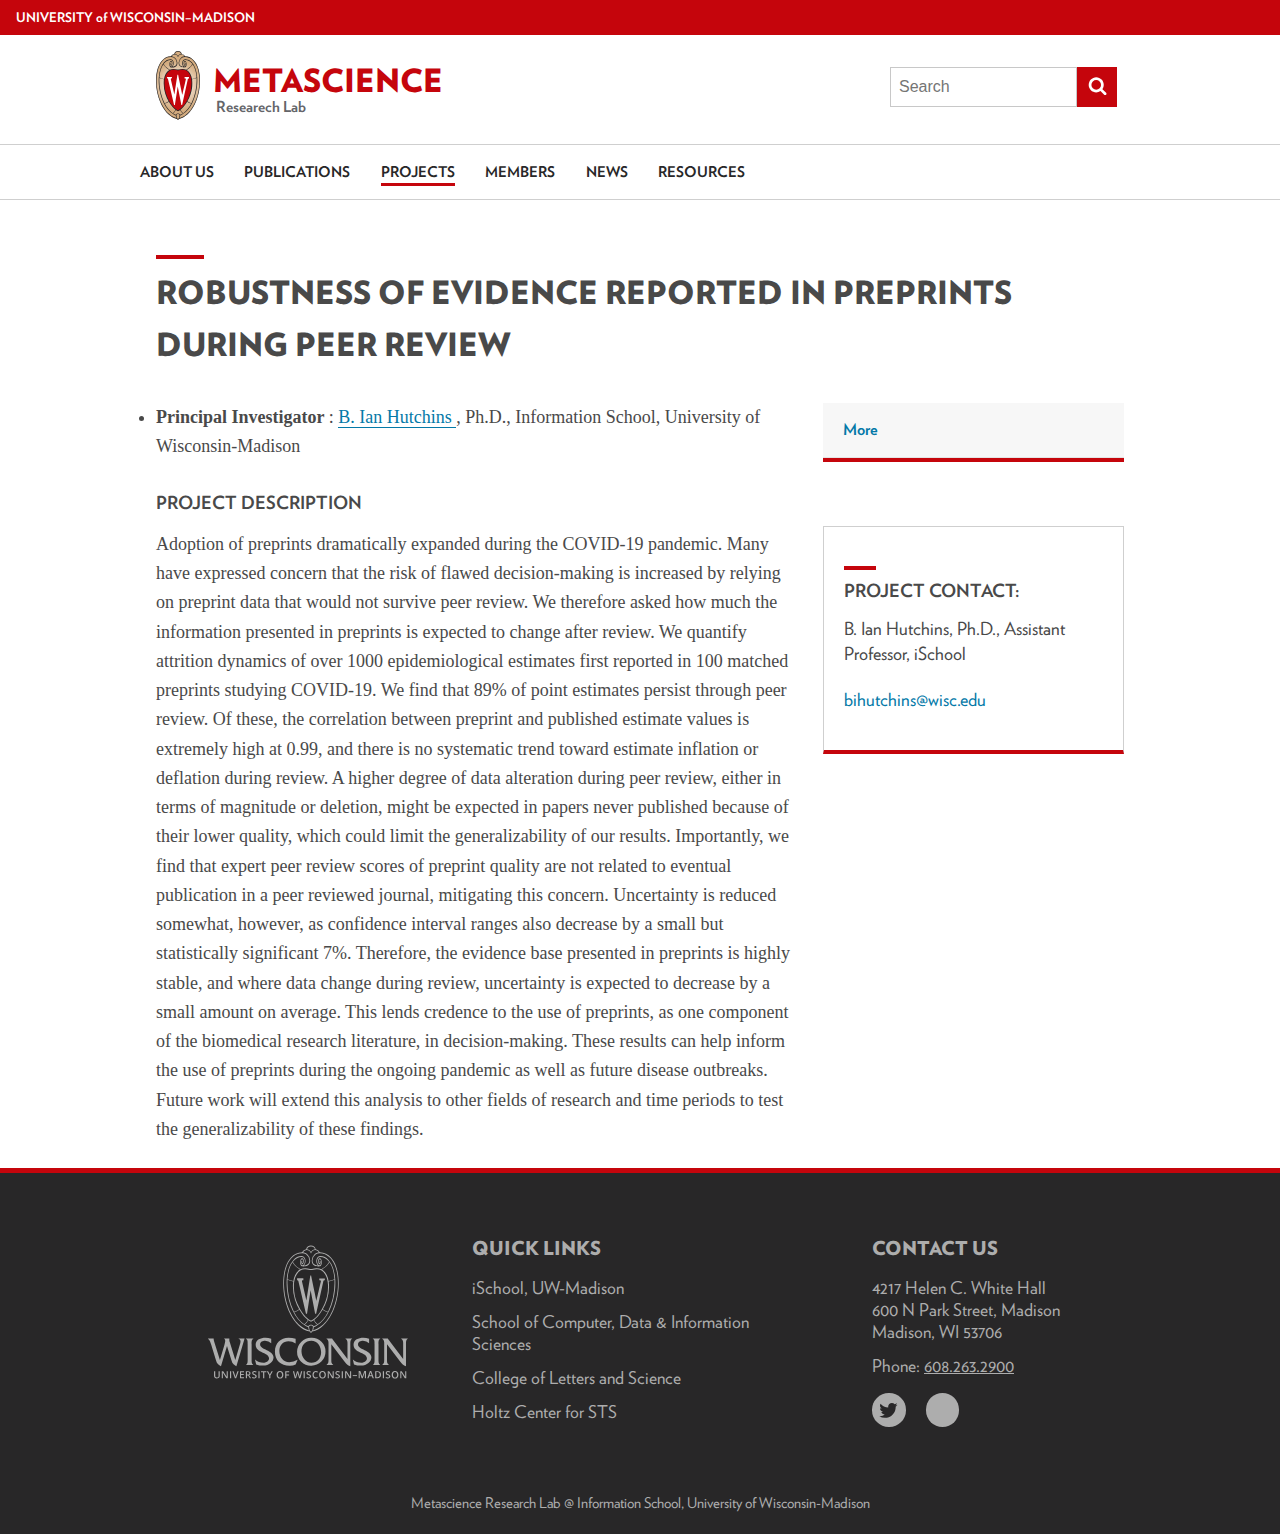
<file: projectDetails3.html>
<!DOCTYPE html>
<html lang="en-US" class="no-js">

<head>
    <meta charset="utf-8">
    <title>
        UW Style Sample Page
    </title>
    <meta name="viewport" content="width=device-width, initial-scale=1">
    <link rel="apple-touch-icon" sizes="180x180" href="images/favicons/apple-touch-icon.png">
    <link rel="icon" type="image/png" sizes="32x32" href="images/favicons/favicon-32x32.png">
    <link rel="icon" type="image/png" sizes="16x16" href="images/favicons/favicon-16x16.png">
    <link rel="manifest" href="site.webmanifest">
    <link rel="mask-icon" href="images/favicons/safari-pinned-tab.svg" color="#c5050c">
    <link rel="shortcut icon" href="favicon.ico">
    <meta name="msapplication-TileColor" content="#c5050c">
    <meta name="msapplication-config" content="browserconfig.xml">
    <meta name="theme-color" content="#ffffff">
    <link rel="stylesheet" href="fonts/uw160/fonts.0.0.1.css">
    <link rel="stylesheet" href="css/uw-style.css?version=2.3.1">
    <link rel="stylesheet" href="css/exportStyle.css">
    <script>(function (H) { H.className = H.className.replace(/\bno-js\b/, '') })(document.documentElement)</script>
    <!-- HTML5 shim and Respond.js IE8 support of HTML5 elements and media queries -->
    <!--[if lt IE 9]>
      <script src="https://oss.maxcdn.com/libs/html5shiv/3.7.0/html5shiv.js"></script>
      <script src="https://oss.maxcdn.com/libs/respond.js/1.4.2/respond.min.js"></script>
    <![endif]-->
</head>

<body>
    <a class="uw-show-on-focus" href="#main" id="uw-skip-link">Skip to main content</a>
    <!-- UW navbar -->
    <div class="uw-global-bar" role="navigation">
        <a class="uw-global-name-link" href="http://www.wisc.edu" aria-label="University home page">U<span>niversity
                <span class="uw-of">of</span> </span>W<span>isconsin</span>–Madison</a>
    </div>

    <!-- branding header -->
     <header id="branding" class="uw-header uw-has-search">
        <div class="uw-header-container">
            <div class="uw-header-crest-title">
                <div class="uw-header-crest">
                    <a href="http://www.wisc.edu"><img class="uw-crest-svg" src="images/uw-crest.svg"
                            alt="Link to University of Wisconsin-Madison home page"></a>
                </div>
                <div class="uw-title-tagline">
                    <h1 id="site-title" class="uw-site-title">
                        <a href="" rel="home">Metascience</a>
                    </h1>
                    <div id="site-description" class="uw-site-tagline">Researech Lab</div>
                </div>
            </div>
            <div class="uw-header-search">
                <form role="search" method="get" action="" class="uw-search-form form-inline collapse">
                    <label for="s" class="uw-show-for-sr-only">Search this site</label>
                    <input type="text" class="uw-search-input" placeholder="Search" name="s" id="s" value="">
                    <button class="unstyle uw-search-submit" type="submit">
                        <svg aria-hidden="true" role="presentation">
                            <use xmlns:xlink="http://www.w3.org/1999/xlink" xlink:href="#uw-symbol-search"></use>
                        </svg>
                        <span class="uw-show-for-sr-only">Submit search</span>
                    </button>
                </form>
            </div>
        </div>
    </header>

    <!-- Mobile menu button -->
    <button class="uw-mobile-menu-button-bar uw-mobile-menu-button-bar-reversed uw-is-closed " data-menu="uw-top-menus"
        aria-label="Open menu" aria-expanded="false" aria-controls="uw-top-menus">Menu<svg aria-hidden="true"
            focusable="false">
            <use xmlns:xlink="http://www.w3.org/1999/xlink" xlink:href="#uw-symbol-menu"></use>
        </svg><svg aria-hidden="true" focusable="false">
            <use xmlns:xlink="http://www.w3.org/1999/xlink" xlink:href="#uw-symbol-close"></use>
        </svg></button>

    <!-- Main and secondary nav menus -->
    <div id="uw-top-menus" class="uw-is-visible uw-horizontal" aria-hidden="false">
        <div class="uw-main-nav">
            <nav class="uw-nav-menu uw-nav-menu-reverse" aria-label="Main Menu">
                <ul id="uw-main-nav">
                    
                    <li>
                        <a href="index.html" aria-current="page">About us</a>
                    </li>
                    <li>
                        <a href="publications.html" aria-current="page">publications</a>
                    </li>
                    <li class="current-menu-item">
                        <a href="projects.html" aria-current="page">projects</a>
                    </li>
                    <li>
                        <a href="members.html" aria-current="page">members</a>
                    </li>
                    <li>
                        <a href="news.html" aria-current="page">News</a>
                    </li>
                    <li>
                        <a href="resources.html" aria-current="page">resources</a>
                    </li>
                </ul>
            </nav>
        </div>
        <div class="uw-secondary-nav">
            <nav class="uw-nav-menu uw-nav-menu-secondary" aria-label="Secondary Menu">
               <!--  <ul>
                    <li id="menu-news" class="uw-dropdown">
                        <a href="http://news.wisc.edu" aria-haspopup="true" aria-expanded="false">
                            News<svg aria-hidden="true" class="uw-caret" focusable="false">
                                <use xmlns:xlink="http://www.w3.org/1999/xlink" xlink:href="#uw-symbol-caret-down">
                                </use>
                            </svg><svg aria-hidden="true" class="uw-caret" focusable="false">
                                <use xmlns:xlink="http://www.w3.org/1999/xlink" xlink:href="#uw-symbol-caret-up"></use>
                            </svg>
                        </a>
                        <ul aria-hidden="true" aria-label="News submenu" class="uw-child-menu">
                            <li>
                                <a href="http://localhost:8001/about/">About</a>
                            </li>
                            <li>
                                <a href="http://localhost:8001/contact-us/our-location/">Our Location</a>
                            </li>
                            <li>
                                <a href="http://localhost:8001/news/">News</a>
                            </li>
                        </ul>
                    </li>
                    <li>
                        <a href="http://today.wisc.edu">Calendar</a>
                    </li>
                    <li>
                        <a href="http://map.wisc.edu">Map</a>
                    </li>
                </ul>-->
            </nav>
        </div>
    </div>

    <!-- main content -->
    <main id="main">

        <!-- Page title -->
        <div class="uw-row-full uw-row-page-title">
            <div class="uw-row">
                <div class="uw-col">
                    <h1 class="uw-mini-bar">
                        Robustness of evidence reported in preprints during peer review
                    </h1>
                </div>
            </div>
        </div>

        <!-- Page content -->
        <div class="uw-full-row">
            <div class="uw-row">

                <!-- Body content -->
                <div class="uw-col uw-body">
                    <li class="text text-large"> <b>Principal Investigator </b>: <a
                            href="https://hutchinslab.github.io/" target="_blank">B. Ian Hutchins </a>, Ph.D.,
                        Information School, University of Wisconsin-Madison</li>

                    <h3> Project Description</h3>
                    <p class="text text-large">Adoption of preprints dramatically expanded during the COVID-19 pandemic.
                        Many have expressed concern that the risk of flawed decision-making is increased by relying on
                        preprint data that would not survive peer review. We therefore asked how much the information
                        presented in preprints is expected to change after review. We quantify attrition dynamics of
                        over 1000 epidemiological estimates first reported in 100 matched preprints studying COVID-19.
                        We find that 89% of point estimates persist through peer review. Of these, the correlation
                        between preprint and published estimate values is extremely high at 0.99, and there is no
                        systematic trend toward estimate inflation or deflation during review. A higher degree of data
                        alteration during peer review, either in terms of magnitude or deletion, might be expected in
                        papers never published because of their lower quality, which could limit the generalizability of
                        our results. Importantly, we find that expert peer review scores of preprint quality are not
                        related to eventual publication in a peer reviewed journal, mitigating this concern. Uncertainty
                        is reduced somewhat, however, as confidence interval ranges also decrease by a small but
                        statistically significant 7%. Therefore, the evidence base presented in preprints is highly
                        stable, and where data change during review, uncertainty is expected to decrease by a small
                        amount on average. This lends credence to the use of preprints, as one component of the
                        biomedical research literature, in decision-making. These results can help inform the use of
                        preprints during the ongoing pandemic as well as future disease outbreaks. Future work will
                        extend this analysis to other fields of research and time periods to test the generalizability
                        of these findings.</p>

                </div>

                <!-- Sidebar content -->
                <aside class="uw-col uw-sidebar">
                    <button class="uw-button-unstyle uw-side-nav-button"><svg aria-hidden="true" focusable="false">
                            <use xmlns:xlink="http://www.w3.org/1999/xlink" xlink:href="#uw-symbol-caret-down"></use>
                        </svg> Select a section…</button>

                    <!-- Sidebar nav -->
                    <div class="uw-side-nav">
                        <ul>
                            <li class="uw-current-menu-item"><a href="#">More</a></li>
                        </ul>
                    </div>

                    <!-- Sidbar callout box -->
                    <div class="uw-sidebar-box">
                        <h3>Project contact:</h3>

                        <p>B. Ian Hutchins, Ph.D., Assistant Professor, iSchool</p>

                        <p><a href="bihutchins@wisc.edu">bihutchins@wisc.edu</a></p>

                    </div>

                </aside>
            </div>
        </div>
    </main>

    <footer id="colophon" class="uw-footer">
        <div class="uw-footer-content">
          <div class="uw-logo">
            <a href="http://www.wisc.edu" aria-label="Link to main university website">
              <svg aria-hidden="true" focusable="false">
                <use xmlns:xlink="http://www.w3.org/1999/xlink" xlink:href="#uw-symbol-crest-footer"></use>
              </svg>
            </a>
          </div>
          <!--<div class="uw-footer-menu" role="complementary">
            <h3 class="uw-footer-header">Partners</h3>
            <ul>
              <li><a href="https://students.wisc.edu/">Division of Student Life</a></li>
                <li><a href="http://provost.wisc.edu/climate.htm">Division of Diversity, Equity &amp; Educational Achievement</a></li>
                <li><a href="https://chancellor.wisc.edu/">Office of the Chancellor</a></li>
                <li><a href="https://universityrelations.wisc.edu/">University Relations</a></li>
                <li><a href="https://msc.wisc.edu/">Multicultural Student Center</a></li>
                <li><a href="http://www.oed.wisc.edu/">Office for Equity and Diversity</a></li> 
            </ul>
          </div>-->
          <div class="uw-footer-menu" role="complementary">
            <h3 class="uw-footer-header">Quick Links</h3>
            <ul>
                <li><a href="https://ischool.wisc.edu/" target="_blank">iSchool, UW-Madison</a></li>
                <li><a href="https://cdis.wisc.edu/" target="_blank">School of Computer, Data & Information Sciences</a></li>
                <li><a href="https://ls.wisc.edu/" target="_blank">College of Letters and Science</a></li>
                <li><a href="https://sts.wisc.edu/" target="_blank">Holtz Center for STS</a></li>

              <!-- <li><a href="http://www.wisc.edu/accessibility/">Accessibility</a></li>
                <li><a href="https://diversity.wisc.edu/">Diversity</a></li>
                <li><a href="http://www.wisc.edu/governance/">Governance</a></li>
                <li><a href="http://www.wisc.edu/policies/">Policies</a></li>
                <li><a href="http://uwpd.wisc.edu/">Safety</a></li>
                <li><a href="http://www.oed.wisc.edu/title-ix.htm">Title IX</a></li> -->
            </ul>
          </div>
    
          <div class="uw-footer-contact">
            <h3 class="uw-footer-header">Contact Us</h3>
            <ul class="uw-contact-list">
                <li class="uw-contact-item"> 4217 Helen C. White Hall <br>
                    600 N Park Street, Madison<br>
                  Madison, WI 53706</li>
                  <li class="uw-contact-item">Phone: <a href="tel:6608.263.2900">608.263.2900</a></li>



              <!-- <li class="uw-contact-item">Email: <a href="mailto:email@wisc.edu">email@wisc.edu</a></li>
                <li class="uw-contact-item">Phone: <a href="tel:608-555-5555">608-555-5555</a></li> -->
              <li>
                <ul class="uw-social-icons">
                 <li id="uw-icon-twitter" class="uw-social-icon">
                      <a aria-label="twitter" href="https://twitter.com" target="_blank"><svg aria-hidden="true" focusable="false"><use xmlns:xlink="http://www.w3.org/1999/xlink" xlink:href="#uw-symbol-twitter"></use></svg></a>
                    </li>
                    <li id="uw-icon-github" class="uw-social-icon">
                      <a aria-label="github" href="https://github.com/MetascienceLab" target="_blank"><svg aria-hidden="true" focusable="false"><use xmlns:xlink="http://www.w3.org/1999/xlink" xlink:href="#uw-symbol-github"></use></svg></a>
                    </li>
                    <!--  <li id="uw-icon-instagram" class="uw-social-icon">
                      <a aria-label="instagram" href="https://www.instagram.com"><svg aria-hidden="true" focusable="false"><use xmlns:xlink="http://www.w3.org/1999/xlink" xlink:href="#uw-symbol-instagram"></use></svg></a>
                    </li>
                    <li id="uw-icon-facebook" class="uw-social-icon">
                      <a aria-label="facebook" href="https://facebook.com/"><svg aria-hidden="true" focusable="false"><use xmlns:xlink="http://www.w3.org/1999/xlink" xlink:href="#uw-symbol-facebook"></use></svg></a>
                    </li> -->
                </ul>
              </li>
            </ul>
          </div>
        </div>
    
        <div class="uw-copyright">
          <p>Metascience Research Lab @ Information School, University of Wisconsin-Madison</p>
        </div>
      </footer
    <div class="uw-overlay"></div>
    <svg aria-hidden="true" style="display: inline; height: 0; position: absolute;"
        xmlns:xlink="http://www.w3.org/1999/xlink">
        <title>Site icons</title>
        <defs>
            <symbol id="uw-symbol-more" viewBox="0,0,1792,1792">
                <title id="title">More</title>
                <path
                    d="M979 960q0 13-10 23l-466 466q-10 10-23 10t-23-10l-50-50q-10-10-10-23t10-23l393-393-393-393q-10-10-10-23t10-23l50-50q10-10 23-10t23 10l466 466q10 10 10 23zm384 0q0 13-10 23l-466 466q-10 10-23 10t-23-10l-50-50q-10-10-10-23t10-23l393-393-393-393q-10-10-10-23t10-23l50-50q10-10 23-10t23 10l466 466q10 10 10 23z">
                </path>
            </symbol>
            <symbol id="uw-symbol-menu" viewBox="0 0 1024 1024">
                <title id="svg-menu">open menu</title>
                <path class="path1" d="M128 256h768v86h-768v-86zM128 554v-84h768v84h-768zM128 768v-86h768v86h-768z">
                </path>
            </symbol>
            <symbol id="uw-symbol-close" viewBox="0 0 805 1024">
                <title>close</title>
                <path class="path1"
                    d="M741.714 755.429q0 22.857-16 38.857l-77.714 77.714q-16 16-38.857 16t-38.857-16l-168-168-168 168q-16 16-38.857 16t-38.857-16l-77.714-77.714q-16-16-16-38.857t16-38.857l168-168-168-168q-16-16-16-38.857t16-38.857l77.714-77.714q16-16 38.857-16t38.857 16l168 168 168-168q16-16 38.857-16t38.857 16l77.714 77.714q16 16 16 38.857t-16 38.857l-168 168 168 168q16 16 16 38.857z">
                </path>
            </symbol>
            <symbol id="uw-symbol-search" viewBox="0 0 951 1024">
                <title>search</title>
                <path class="path1"
                    d="M658.286 475.429q0-105.714-75.143-180.857t-180.857-75.143-180.857 75.143-75.143 180.857 75.143 180.857 180.857 75.143 180.857-75.143 75.143-180.857zM950.857 950.857q0 29.714-21.714 51.429t-51.429 21.714q-30.857 0-51.429-21.714l-196-195.429q-102.286 70.857-228 70.857-81.714 0-156.286-31.714t-128.571-85.714-85.714-128.571-31.714-156.286 31.714-156.286 85.714-128.571 128.571-85.714 156.286-31.714 156.286 31.714 128.571 85.714 85.714 128.571 31.714 156.286q0 125.714-70.857 228l196 196q21.143 21.143 21.143 51.429z">
                </path>
            </symbol>
            <symbol id="uw-symbol-search-gray" viewBox="0 0 951 1024">
                <title>search</title>
                <path class="path1"
                    d="M658.286 475.429q0-105.714-75.143-180.857t-180.857-75.143-180.857 75.143-75.143 180.857 75.143 180.857 180.857 75.143 180.857-75.143 75.143-180.857zM950.857 950.857q0 29.714-21.714 51.429t-51.429 21.714q-30.857 0-51.429-21.714l-196-195.429q-102.286 70.857-228 70.857-81.714 0-156.286-31.714t-128.571-85.714-85.714-128.571-31.714-156.286 31.714-156.286 85.714-128.571 128.571-85.714 156.286-31.714 156.286 31.714 128.571 85.714 85.714 128.571 31.714 156.286q0 125.714-70.857 228l196 196q21.143 21.143 21.143 51.429z">
                </path>
            </symbol>
            <symbol id="uw-symbol-search-in-blank" viewBox="0 0 951 1024">
                <title>search</title>
                <path class="path1"
                    d="M658.286 475.429q0-105.714-75.143-180.857t-180.857-75.143-180.857 75.143-75.143 180.857 75.143 180.857 180.857 75.143 180.857-75.143 75.143-180.857zM950.857 950.857q0 29.714-21.714 51.429t-51.429 21.714q-30.857 0-51.429-21.714l-196-195.429q-102.286 70.857-228 70.857-81.714 0-156.286-31.714t-128.571-85.714-85.714-128.571-31.714-156.286 31.714-156.286 85.714-128.571 128.571-85.714 156.286-31.714 156.286 31.714 128.571 85.714 85.714 128.571 31.714 156.286q0 125.714-70.857 228l196 196q21.143 21.143 21.143 51.429z">
                </path>
            </symbol>
            <symbol id="uw-symbol-envelope" viewBox="0 0 1024 1024">
                <title>envelope</title>
                <path class="path1"
                    d="M1024 405.714v453.714q0 37.714-26.857 64.571t-64.571 26.857h-841.143q-37.714 0-64.571-26.857t-26.857-64.571v-453.714q25.143 28 57.714 49.714 206.857 140.571 284 197.143 32.571 24 52.857 37.429t54 27.429 62.857 14h1.143q29.143 0 62.857-14t54-27.429 52.857-37.429q97.143-70.286 284.571-197.143 32.571-22.286 57.143-49.714zM1024 237.714q0 45.143-28 86.286t-69.714 70.286q-214.857 149.143-267.429 185.714-5.714 4-24.286 17.429t-30.857 21.714-29.714 18.571-32.857 15.429-28.571 5.143h-1.143q-13.143 0-28.571-5.143t-32.857-15.429-29.714-18.571-30.857-21.714-24.286-17.429q-52-36.571-149.714-104.286t-117.143-81.429q-35.429-24-66.857-66t-31.429-78q0-44.571 23.714-74.286t67.714-29.714h841.143q37.143 0 64.286 26.857t27.143 64.571z">
                </path>
            </symbol>
            <symbol id="uw-symbol-pinterest" class="uw-social-symbols" viewBox="0 0 731 1024">
                <title>pinterest-p</title>
                <path class="path1"
                    d="M0 341.143q0-61.714 21.429-116.286t59.143-95.143 86.857-70.286 105.714-44.571 115.429-14.857q90.286 0 168 38t126.286 110.571 48.571 164q0 54.857-10.857 107.429t-34.286 101.143-57.143 85.429-82.857 58.857-108 22q-38.857 0-77.143-18.286t-54.857-50.286q-5.714 22.286-16 64.286t-13.429 54.286-11.714 40.571-14.857 40.571-18.286 35.714-26.286 44.286-35.429 49.429l-8 2.857-5.143-5.714q-8.571-89.714-8.571-107.429 0-52.571 12.286-118t38-164.286 29.714-116q-18.286-37.143-18.286-96.571 0-47.429 29.714-89.143t75.429-41.714q34.857 0 54.286 23.143t19.429 58.571q0 37.714-25.143 109.143t-25.143 106.857q0 36 25.714 59.714t62.286 23.714q31.429 0 58.286-14.286t44.857-38.857 32-54.286 21.714-63.143 11.429-63.429 3.714-56.857q0-98.857-62.571-154t-163.143-55.143q-114.286 0-190.857 74t-76.571 187.714q0 25.143 7.143 48.571t15.429 37.143 15.429 26 7.143 17.429q0 16-8.571 41.714t-21.143 25.714q-1.143 0-9.714-1.714-29.143-8.571-51.714-32t-34.857-54-18.571-61.714-6.286-60.857z">
                </path>
            </symbol>
            <symbol id="uw-symbol-twitter" class="uw-social-symbols" viewBox="0 0 951 1024">
                <title>twitter</title>
                <path class="path1"
                    d="M925.714 233.143q-38.286 56-92.571 95.429 0.571 8 0.571 24 0 74.286-21.714 148.286t-66 142-105.429 120.286-147.429 83.429-184.571 31.143q-154.857 0-283.429-82.857 20 2.286 44.571 2.286 128.571 0 229.143-78.857-60-1.143-107.429-36.857t-65.143-91.143q18.857 2.857 34.857 2.857 24.571 0 48.571-6.286-64-13.143-106-63.714t-42-117.429v-2.286q38.857 21.714 83.429 23.429-37.714-25.143-60-65.714t-22.286-88q0-50.286 25.143-93.143 69.143 85.143 168.286 136.286t212.286 56.857q-4.571-21.714-4.571-42.286 0-76.571 54-130.571t130.571-54q80 0 134.857 58.286 62.286-12 117.143-44.571-21.143 65.714-81.143 101.714 53.143-5.714 106.286-28.571z">
                </path>
            </symbol>
            <symbol id="uw-symbol-youtube" class="uw-social-symbols" viewBox="0 0 878 1024">
                <title>youtube</title>
                <path class="path1"
                    d="M554.857 710.857v120.571q0 38.286-22.286 38.286-13.143 0-25.714-12.571v-172q12.571-12.571 25.714-12.571 22.286 0 22.286 38.286zM748 711.429v26.286h-51.429v-26.286q0-38.857 25.714-38.857t25.714 38.857zM196 586.857h61.143v-53.714h-178.286v53.714h60v325.143h57.143v-325.143zM360.571 912h50.857v-282.286h-50.857v216q-17.143 24-32.571 24-10.286 0-12-12-0.571-1.714-0.571-20v-208h-50.857v223.429q0 28 4.571 41.714 6.857 21.143 33.143 21.143 27.429 0 58.286-34.857v30.857zM605.714 827.429v-112.571q0-41.714-5.143-56.571-9.714-32-40.571-32-28.571 0-53.143 30.857v-124h-50.857v378.857h50.857v-27.429q25.714 31.429 53.143 31.429 30.857 0 40.571-31.429 5.143-15.429 5.143-57.143zM798.857 821.714v-7.429h-52q0 29.143-1.143 34.857-4 20.571-22.857 20.571-26.286 0-26.286-39.429v-49.714h102.286v-58.857q0-45.143-15.429-66.286-22.286-29.143-60.571-29.143-38.857 0-61.143 29.143-16 21.143-16 66.286v98.857q0 45.143 16.571 66.286 22.286 29.143 61.714 29.143 41.143 0 61.714-30.286 10.286-15.429 12-30.857 1.143-5.143 1.143-33.143zM451.429 300v-120q0-39.429-24.571-39.429t-24.571 39.429v120q0 40 24.571 40t24.571-40zM862.286 729.143q0 133.714-14.857 200-8 33.714-33.143 56.571t-58.286 26.286q-105.143 12-317.143 12t-317.143-12q-33.143-3.429-58.571-26.286t-32.857-56.571q-14.857-64-14.857-200 0-133.714 14.857-200 8-33.714 33.143-56.571t58.857-26.857q104.571-11.429 316.571-11.429t317.143 11.429q33.143 4 58.571 26.857t32.857 56.571q14.857 64 14.857 200zM292 0h58.286l-69.143 228v154.857h-57.143v-154.857q-8-42.286-34.857-121.143-21.143-58.857-37.143-106.857h60.571l40.571 150.286zM503.429 190.286v100q0 46.286-16 67.429-21.143 29.143-60.571 29.143-38.286 0-60-29.143-16-21.714-16-67.429v-100q0-45.714 16-66.857 21.714-29.143 60-29.143 39.429 0 60.571 29.143 16 21.143 16 66.857zM694.857 97.714v285.143h-52v-31.429q-30.286 35.429-58.857 35.429-26.286 0-33.714-21.143-4.571-13.714-4.571-42.857v-225.143h52v209.714q0 18.857 0.571 20 1.714 12.571 12 12.571 15.429 0 32.571-24.571v-217.714h52z">
                </path>
            </symbol>
            <symbol id="uw-symbol-facebook" class="uw-social-symbols" viewBox="0 0 602 1024">
                <title>facebook</title>
                <path class="path1"
                    d="M548 6.857v150.857h-89.714q-49.143 0-66.286 20.571t-17.143 61.714v108h167.429l-22.286 169.143h-145.143v433.714h-174.857v-433.714h-145.714v-169.143h145.714v-124.571q0-106.286 59.429-164.857t158.286-58.571q84 0 130.286 6.857z">
                </path>
            </symbol>
            <symbol id="uw-symbol-instagram" class="uw-social-symbols" viewBox="0 0 878 1024">
                <title>instagram</title>
                <path class="path1"
                    d="M778.286 814.857v-370.286h-77.143q11.429 36 11.429 74.857 0 72-36.571 132.857t-99.429 96.286-137.143 35.429q-112.571 0-192.571-77.429t-80-187.143q0-38.857 11.429-74.857h-80.571v370.286q0 14.857 10 24.857t24.857 10h610.857q14.286 0 24.571-10t10.286-24.857zM616 510.286q0-70.857-51.714-120.857t-124.857-50q-72.571 0-124.286 50t-51.714 120.857 51.714 120.857 124.286 50q73.143 0 124.857-50t51.714-120.857zM778.286 304.571v-94.286q0-16-11.429-27.714t-28-11.714h-99.429q-16.571 0-28 11.714t-11.429 27.714v94.286q0 16.571 11.429 28t28 11.429h99.429q16.571 0 28-11.429t11.429-28zM877.714 185.714v652.571q0 46.286-33.143 79.429t-79.429 33.143h-652.571q-46.286 0-79.429-33.143t-33.143-79.429v-652.571q0-46.286 33.143-79.429t79.429-33.143h652.571q46.286 0 79.429 33.143t33.143 79.429z">
                </path>
            </symbol>
            <symbol id="uw-symbol-caret-up" viewBox="0 0 1792 1792">
                <title>Collapse</title>
                <path
                    d="M1395 1184q0 13-10 23l-50 50q-10 10-23 10t-23-10l-393-393-393 393q-10 10-23 10t-23-10l-50-50q-10-10-10-23t10-23l466-466q10-10 23-10t23 10l466 466q10 10 10 23z">
                </path>
            </symbol>
            <symbol id="uw-symbol-caret-down" viewBox="0 0 1792 1792">
                <title>Expand</title>
                <path
                    d="M1395 736q0 13-10 23l-466 466q-10 10-23 10t-23-10l-466-466q-10-10-10-23t10-23l50-50q10-10 23-10t23 10l393 393 393-393q10-10 23-10t23 10l50 50q10 10 10 23z">
                </path>
            </symbol>
            <symbol id="uw-symbol-chevron-right" viewBox="0 0 695 1024">
                <title id="svg-next-slide">next slide</title>
                <path class="path1"
                    d="M632.571 501.143l-424 424q-10.857 10.857-25.714 10.857t-25.714-10.857l-94.857-94.857q-10.857-10.857-10.857-25.714t10.857-25.714l303.429-303.429-303.429-303.429q-10.857-10.857-10.857-25.714t10.857-25.714l94.857-94.857q10.857-10.857 25.714-10.857t25.714 10.857l424 424q10.857 10.857 10.857 25.714t-10.857 25.714z">
                </path>
            </symbol>
            <symbol id="uw-symbol-chevron-left" viewBox="0 0 768 1024">
                <title id="svg-previous">previous slide</title>
                <path class="path1"
                    d="M669.143 172l-303.429 303.429 303.429 303.429q10.857 10.857 10.857 25.714t-10.857 25.714l-94.857 94.857q-10.857 10.857-25.714 10.857t-25.714-10.857l-424-424q-10.857-10.857-10.857-25.714t10.857-25.714l424-424q10.857-10.857 25.714-10.857t25.714 10.857l94.857 94.857q10.857 10.857 10.857 25.714t-10.857 25.714z">
                </path>
            </symbol>
            <symbol id="uw-symbol-crest-footer" viewBox="0 0 200 132.78">
                <title id="svg-crest-footer">Footer Crest</title>
                <path
                    d="M31.65,93.63c3,1.09,1.75,4.35,1,6.65L28.31,115l-5.4-17.44a8.47,8.47,0,0,1-.58-4.07H16.85v0.12c2.14,1.13,1.36,3.75.62,6.2l-4.55,15.31L7.14,96.41a7.23,7.23,0,0,1-.47-2.9H1v0.12c1.94,1.37,2.53,4,3.23,6.2l4.58,14.86c1.28,4.15,1.63,3.87,5.16,6.53L20,100.88l4.27,13.86c1.29,4.15,1.56,3.95,5.13,6.49l8.19-27.71h-6v0.12Z"
                    transform="translate(-1 -0.61)" />
                <path
                    d="M38.95,93.63c2,0.77,1.71,3.71,1.71,5.56v15.18c0,1.81.23,4.8-1.71,5.52V120h7.38v-0.12c-1.94-.77-1.71-3.71-1.71-5.52V99.19c0-1.81-.23-4.79,1.71-5.56V93.51H38.95v0.12Z"
                    transform="translate(-1 -0.61)" />
                <path
                    d="M53.12,99.43c0-2.78,2.8-3.67,5-3.67a8.68,8.68,0,0,1,6.1,2.54V93.75a18.9,18.9,0,0,0-5.79-.89c-4.74,0-9.75,1.94-9.75,7,0,8.54,13.36,7.41,13.36,13.7,0,2.82-3.34,4.19-5.55,4.19A13.17,13.17,0,0,1,48,114.41l1.13,5a19.44,19.44,0,0,0,7,1.21c6.06,0,10.41-4,10.41-8.34C66.49,104.87,53.12,104.95,53.12,99.43Z"
                    transform="translate(-1 -0.61)" />
                <path
                    d="M82.23,117.32c-6,0-9.87-5.28-9.87-11.2s3.73-9.91,9.09-9.91a13.15,13.15,0,0,1,7.19,2.3V93.87a30,30,0,0,0-7.07-1c-8,0-13.64,5.52-13.64,13.86,0,8.62,5.67,13.94,14.84,13.94a13.31,13.31,0,0,0,5.86-1.21l2-4.67H90.5A16.7,16.7,0,0,1,82.23,117.32Z"
                    transform="translate(-1 -0.61)" />
                <path
                    d="M104.63,92.83a14,14,0,0,0-14.57,13.85,13.83,13.83,0,0,0,14.18,14,14.09,14.09,0,0,0,14.29-14.18A13.63,13.63,0,0,0,104.63,92.83Zm-0.19,24.93c-6.1,0-9.95-5.8-9.95-11.44,0-6.08,3.85-10.59,9.87-10.59s9.75,5.68,9.75,11.56S110.34,117.75,104.44,117.75Z"
                    transform="translate(-1 -0.61)" />
                <path
                    d="M138.49,93.63c2.06,1.21,2,2.82,2,5.08V114L126.29,95.36l-0.55-.81a2.48,2.48,0,0,1-.58-1v0H119.5v0.12c2,1.21,2,2.82,2,5.08v16.07c0,2.25,0,3.86-2.06,5.11V120h6.88v-0.12c-2.06-1.25-2-2.86-2-5.11V99.19l13.32,17.52c1.71,2.3,2.91,3.63,5.67,4.6V98.7c0-2.25,0-3.87,2-5.08V93.51h-6.84v0.12Z"
                    transform="translate(-1 -0.61)" />
                <path
                    d="M151,99.43c0-2.78,2.8-3.67,5-3.67a8.68,8.68,0,0,1,6.1,2.54V93.75a18.86,18.86,0,0,0-5.79-.89c-4.73,0-9.75,1.94-9.75,7,0,8.54,13.36,7.41,13.36,13.7,0,2.82-3.34,4.19-5.56,4.19a13.18,13.18,0,0,1-8.51-3.34l1.13,5a19.46,19.46,0,0,0,7,1.21c6.06,0,10.41-4,10.41-8.34C164.37,104.87,151,104.95,151,99.43Z"
                    transform="translate(-1 -0.61)" />
                <path
                    d="M165.84,93.63c2,0.77,1.71,3.71,1.71,5.56v15.18c0,1.81.24,4.8-1.71,5.52V120h7.38v-0.12c-1.94-.77-1.71-3.71-1.71-5.52V99.19c0-1.81-.24-4.79,1.71-5.56V93.51h-7.38v0.12Z"
                    transform="translate(-1 -0.61)" />
                <path
                    d="M194.16,93.51v0.12c2.06,1.21,2,2.82,2,5.08V114L182,95.36l-0.55-.81a2.6,2.6,0,0,1-.58-1v0h-5.67v0.12c2,1.21,2,2.82,2,5.08v16.07c0,2.25,0,3.86-2.06,5.11V120H182v-0.12c-2.06-1.25-2-2.86-2-5.11V99.19l13.32,17.52c1.71,2.3,2.92,3.63,5.67,4.6V98.7c0-2.25,0-3.87,2-5.08V93.51h-6.84Z"
                    transform="translate(-1 -0.61)" />
                <path
                    d="M12.72,126.16v4.62a2.75,2.75,0,0,1-.34,1.38,2.27,2.27,0,0,1-1,.91,3.4,3.4,0,0,1-1.54.32,2.87,2.87,0,0,1-2.07-.7,2.55,2.55,0,0,1-.74-1.93v-4.6H8.24v4.52a1.81,1.81,0,0,0,.41,1.3,1.69,1.69,0,0,0,1.26.42,1.5,1.5,0,0,0,1.65-1.73v-4.51h1.17Z"
                    transform="translate(-1 -0.61)" />
                <path
                    d="M20.74,133.29H19.31l-3.51-5.69h0l0,0.32q0.07,0.91.07,1.66v3.71H14.79v-7.14h1.42l3.5,5.66h0c0-.08,0-0.35,0-0.82s0-.84,0-1.1v-3.74h1.07v7.14Z"
                    transform="translate(-1 -0.61)" />
                <path d="M23,133.29v-7.14h1.17v7.14H23Z" transform="translate(-1 -0.61)" />
                <path
                    d="M30.42,126.16h1.21l-2.5,7.14H27.9l-2.49-7.14h1.2l1.49,4.44c0.08,0.21.16,0.48,0.25,0.82s0.14,0.58.17,0.75c0-.25.11-0.53,0.2-0.86s0.16-.57.21-0.72Z"
                    transform="translate(-1 -0.61)" />
                <path d="M37,133.29h-4v-7.14h4v1H34.08v1.94h2.69v1H34.08v2.24H37v1Z" transform="translate(-1 -0.61)" />
                <path
                    d="M40,130.44v2.85H38.84v-7.14h2a3.32,3.32,0,0,1,2,.52,1.86,1.86,0,0,1,.66,1.56,2,2,0,0,1-1.39,1.9l2,3.16H42.86l-1.71-2.85H40Zm0-1h0.81a1.85,1.85,0,0,0,1.18-.3,1.1,1.1,0,0,0,.37-0.9,1,1,0,0,0-.4-0.87,2.17,2.17,0,0,0-1.19-.26H40v2.33Z"
                    transform="translate(-1 -0.61)" />
                <path
                    d="M49.68,131.36a1.8,1.8,0,0,1-.69,1.49,3,3,0,0,1-1.9.54,4.53,4.53,0,0,1-2-.38v-1.1a5.34,5.34,0,0,0,1,.36,4.39,4.39,0,0,0,1,.13,1.62,1.62,0,0,0,1-.26,0.86,0.86,0,0,0,.33-0.71,0.89,0.89,0,0,0-.3-0.68A4.57,4.57,0,0,0,47,130.1a3.31,3.31,0,0,1-1.38-.9,1.91,1.91,0,0,1-.4-1.22,1.71,1.71,0,0,1,.63-1.41,2.63,2.63,0,0,1,1.7-.51,5,5,0,0,1,2,.45l-0.37,1a4.47,4.47,0,0,0-1.7-.4,1.31,1.31,0,0,0-.86.25,0.81,0.81,0,0,0-.29.65,0.92,0.92,0,0,0,.12.48,1.2,1.2,0,0,0,.39.37,6.52,6.52,0,0,0,1,.46,5.31,5.31,0,0,1,1.15.61,1.8,1.8,0,0,1,.54.64A1.93,1.93,0,0,1,49.68,131.36Z"
                    transform="translate(-1 -0.61)" />
                <path d="M51.41,133.29v-7.14h1.17v7.14H51.41Z" transform="translate(-1 -0.61)" />
                <path d="M57.26,133.29H56.1v-6.14H54v-1h5.37v1h-2.1v6.14Z" transform="translate(-1 -0.61)" />
                <path d="M62.81,129.41l1.69-3.26h1.27l-2.38,4.37v2.77H62.22v-2.73l-2.37-4.41h1.27Z"
                    transform="translate(-1 -0.61)" />
                <path
                    d="M76.33,129.71a3.9,3.9,0,0,1-.87,2.71,3.66,3.66,0,0,1-5,0,3.93,3.93,0,0,1-.87-2.73,3.86,3.86,0,0,1,.87-2.71A3.21,3.21,0,0,1,73,126a3.14,3.14,0,0,1,2.46,1A3.9,3.9,0,0,1,76.33,129.71Zm-5.45,0a3.19,3.19,0,0,0,.53,2,2.16,2.16,0,0,0,3.15,0,4.05,4.05,0,0,0,0-4A1.86,1.86,0,0,0,73,127a1.9,1.9,0,0,0-1.58.68A3.18,3.18,0,0,0,70.88,129.71Z"
                    transform="translate(-1 -0.61)" />
                <path d="M79.36,133.29H78.2v-7.14h4v1H79.36v2.23h2.69v1H79.36v2.93Z" transform="translate(-1 -0.61)" />
                <path
                    d="M93.39,133.29H92.12L90.91,129c-0.05-.19-0.12-0.45-0.2-0.8s-0.12-.59-0.14-0.73q0,0.31-.16.81c-0.07.33-.13,0.58-0.18,0.74L89,133.29H87.78l-0.92-3.57-0.94-3.56h1.19l1,4.16q0.24,1,.34,1.77c0-.28.09-0.59,0.16-0.93s0.14-.62.2-0.83L90,126.16h1.16l1.19,4.19a15.38,15.38,0,0,1,.36,1.74,12.74,12.74,0,0,1,.35-1.78l1-4.15h1.18Z"
                    transform="translate(-1 -0.61)" />
                <path d="M96.6,133.29v-7.14h1.17v7.14H96.6Z" transform="translate(-1 -0.61)" />
                <path
                    d="M104.11,131.36a1.8,1.8,0,0,1-.69,1.49,3,3,0,0,1-1.9.54,4.53,4.53,0,0,1-2-.38v-1.1a5.4,5.4,0,0,0,1,.36,4.42,4.42,0,0,0,1,.13,1.63,1.63,0,0,0,1-.26,0.86,0.86,0,0,0,.33-0.71,0.89,0.89,0,0,0-.3-0.68,4.59,4.59,0,0,0-1.25-.66,3.29,3.29,0,0,1-1.38-.9,1.91,1.91,0,0,1-.4-1.22,1.71,1.71,0,0,1,.63-1.41,2.63,2.63,0,0,1,1.7-.51,5,5,0,0,1,2,.45l-0.37,1a4.47,4.47,0,0,0-1.7-.4,1.31,1.31,0,0,0-.86.25,0.81,0.81,0,0,0-.29.65,0.92,0.92,0,0,0,.12.48,1.2,1.2,0,0,0,.39.37,6.43,6.43,0,0,0,1,.46,5.31,5.31,0,0,1,1.15.61,1.81,1.81,0,0,1,.54.64A1.93,1.93,0,0,1,104.11,131.36Z"
                    transform="translate(-1 -0.61)" />
                <path
                    d="M108.87,127.05a1.92,1.92,0,0,0-1.58.71,3.75,3.75,0,0,0,0,4,2,2,0,0,0,1.61.67,4.26,4.26,0,0,0,.88-0.09c0.28-.06.58-0.14,0.88-0.23v1a5.34,5.34,0,0,1-1.9.32,3,3,0,0,1-2.41-.95,4,4,0,0,1-.84-2.72,4.4,4.4,0,0,1,.41-1.95,2.92,2.92,0,0,1,1.18-1.28,3.58,3.58,0,0,1,1.81-.44,4.5,4.5,0,0,1,2,.46l-0.42,1a6.37,6.37,0,0,0-.77-0.3A2.75,2.75,0,0,0,108.87,127.05Z"
                    transform="translate(-1 -0.61)" />
                <path
                    d="M118.85,129.71a3.9,3.9,0,0,1-.87,2.71,3.15,3.15,0,0,1-2.47,1,3.18,3.18,0,0,1-2.48-1,3.94,3.94,0,0,1-.87-2.73A3.86,3.86,0,0,1,113,127a3.21,3.21,0,0,1,2.49-.95,3.15,3.15,0,0,1,2.46,1A3.91,3.91,0,0,1,118.85,129.71Zm-5.45,0a3.21,3.21,0,0,0,.53,2,2.16,2.16,0,0,0,3.15,0,4,4,0,0,0,0-4,1.86,1.86,0,0,0-1.56-.68,1.9,1.9,0,0,0-1.59.68A3.18,3.18,0,0,0,113.4,129.71Z"
                    transform="translate(-1 -0.61)" />
                <path
                    d="M126.67,133.29h-1.43l-3.51-5.69h0l0,0.32q0.07,0.91.07,1.66v3.71h-1.06v-7.14h1.42l3.5,5.66h0c0-.08,0-0.35,0-0.82s0-.84,0-1.1v-3.74h1.07v7.14Z"
                    transform="translate(-1 -0.61)" />
                <path
                    d="M133,131.36a1.8,1.8,0,0,1-.69,1.49,3,3,0,0,1-1.9.54,4.52,4.52,0,0,1-2-.38v-1.1a5.31,5.31,0,0,0,1,.36,4.39,4.39,0,0,0,1,.13,1.62,1.62,0,0,0,1-.26,0.86,0.86,0,0,0,.33-0.71,0.88,0.88,0,0,0-.3-0.68,4.53,4.53,0,0,0-1.25-.66,3.31,3.31,0,0,1-1.38-.9,1.92,1.92,0,0,1-.4-1.22,1.71,1.71,0,0,1,.63-1.41,2.64,2.64,0,0,1,1.71-.51,5,5,0,0,1,2,.45l-0.37,1a4.47,4.47,0,0,0-1.7-.4,1.3,1.3,0,0,0-.86.25,0.81,0.81,0,0,0-.29.65,0.92,0.92,0,0,0,.12.48,1.22,1.22,0,0,0,.38.37,6.63,6.63,0,0,0,1,.46,5.26,5.26,0,0,1,1.15.61,1.79,1.79,0,0,1,.54.64A1.9,1.9,0,0,1,133,131.36Z"
                    transform="translate(-1 -0.61)" />
                <path d="M134.73,133.29v-7.14h1.17v7.14h-1.17Z" transform="translate(-1 -0.61)" />
                <path
                    d="M144.07,133.29h-1.43l-3.51-5.69h0l0,0.32c0,0.61.07,1.16,0.07,1.66v3.71h-1.06v-7.14h1.42l3.5,5.66h0c0-.08,0-0.35,0-0.82s0-.84,0-1.1v-3.74h1.07v7.14Z"
                    transform="translate(-1 -0.61)" />
                <path d="M145.75,131.07v-0.93h4.2v0.93h-4.2Z" transform="translate(-1 -0.61)" />
                <path
                    d="M154.72,133.29l-2.07-6h0q0.08,1.33.08,2.49v3.47h-1.06v-7.14h1.64l2,5.68h0l2-5.68H159v7.14h-1.12v-3.53q0-.53,0-1.39c0-.57,0-0.92,0-1h0l-2.14,6h-1Z"
                    transform="translate(-1 -0.61)" />
                <path
                    d="M165.63,133.29l-0.71-2h-2.73l-0.7,2h-1.23l2.67-7.17h1.27l2.67,7.17h-1.24Zm-1-3-0.67-1.94c0-.13-0.12-0.33-0.2-0.62s-0.14-.49-0.18-0.62a11.19,11.19,0,0,1-.38,1.31l-0.64,1.86h2.08Z"
                    transform="translate(-1 -0.61)" />
                <path
                    d="M174,129.66a3.56,3.56,0,0,1-1,2.7,3.94,3.94,0,0,1-2.83.94h-2v-7.14h2.21a3.65,3.65,0,0,1,2.65.92A3.43,3.43,0,0,1,174,129.66Zm-1.23,0q0-2.56-2.4-2.56h-1v5.18h0.83A2.3,2.3,0,0,0,172.73,129.7Z"
                    transform="translate(-1 -0.61)" />
                <path d="M175.83,133.29v-7.14H177v7.14h-1.17Z" transform="translate(-1 -0.61)" />
                <path
                    d="M183.34,131.36a1.8,1.8,0,0,1-.69,1.49,3,3,0,0,1-1.9.54,4.52,4.52,0,0,1-2-.38v-1.1a5.31,5.31,0,0,0,1,.36,4.39,4.39,0,0,0,1,.13,1.62,1.62,0,0,0,1-.26,0.86,0.86,0,0,0,.33-0.71,0.88,0.88,0,0,0-.3-0.68,4.53,4.53,0,0,0-1.25-.66,3.31,3.31,0,0,1-1.38-.9,1.92,1.92,0,0,1-.4-1.22,1.71,1.71,0,0,1,.63-1.41,2.64,2.64,0,0,1,1.71-.51,5,5,0,0,1,2,.45l-0.37,1a4.47,4.47,0,0,0-1.7-.4,1.3,1.3,0,0,0-.86.25,0.81,0.81,0,0,0-.29.65,0.92,0.92,0,0,0,.12.48,1.22,1.22,0,0,0,.38.37,6.63,6.63,0,0,0,1,.46,5.26,5.26,0,0,1,1.15.61,1.79,1.79,0,0,1,.54.64A1.9,1.9,0,0,1,183.34,131.36Z"
                    transform="translate(-1 -0.61)" />
                <path
                    d="M191.4,129.71a3.91,3.91,0,0,1-.87,2.71,3.66,3.66,0,0,1-5,0,3.93,3.93,0,0,1-.87-2.73,3.87,3.87,0,0,1,.87-2.71,3.21,3.21,0,0,1,2.49-.95,3.14,3.14,0,0,1,2.46,1A3.9,3.9,0,0,1,191.4,129.71Zm-5.45,0a3.19,3.19,0,0,0,.53,2,2.16,2.16,0,0,0,3.15,0,4.05,4.05,0,0,0,0-4,1.86,1.86,0,0,0-1.56-.68,1.89,1.89,0,0,0-1.58.68A3.16,3.16,0,0,0,185.95,129.71Z"
                    transform="translate(-1 -0.61)" />
                <path
                    d="M199.22,133.29h-1.43l-3.51-5.69h0l0,0.32q0.07,0.91.07,1.66v3.71h-1.06v-7.14h1.42l3.5,5.66h0c0-.08,0-0.35,0-0.82s0-.84,0-1.1v-3.74h1.07v7.14Z"
                    transform="translate(-1 -0.61)" />
                <path
                    d="M131.41,31.93a49.5,49.5,0,0,0-.86-5.5,39.81,39.81,0,0,0-1.39-4.93,31.28,31.28,0,0,0-2.23-4.93,22.63,22.63,0,0,0-3-4.1,14.94,14.94,0,0,0-11-5.23h-0.09a5.77,5.77,0,0,0-4.16-2.91,4.93,4.93,0,0,0-9.56,0A5.77,5.77,0,0,0,95,7.25H95a14.94,14.94,0,0,0-11,5.23,22.63,22.63,0,0,0-3,4.1,31.28,31.28,0,0,0-2.23,4.93,39.81,39.81,0,0,0-1.39,4.93,49.49,49.49,0,0,0-.86,5.5c-2.3,22.62,7.87,50.42,26.16,54.68A3.17,3.17,0,0,0,104,87.89a3.17,3.17,0,0,0,1.27-1.28C123.54,82.35,133.71,54.55,131.41,31.93ZM104,1.48a3.9,3.9,0,0,1,3.93,2.76,4.86,4.86,0,0,0-3.86,2.47,0.17,0.17,0,0,1-.07.09,0.15,0.15,0,0,1-.07-0.09,4.86,4.86,0,0,0-3.86-2.47A3.9,3.9,0,0,1,104,1.48Zm-1.86,4.29a3.51,3.51,0,0,1,1.59,2.11,0.29,0.29,0,1,0,.53,0,3.51,3.51,0,0,1,1.59-2.11,4.19,4.19,0,0,1,6,1.58,13.38,13.38,0,0,0-1.67.42,6.6,6.6,0,0,0-2.38,1.32,9.4,9.4,0,0,0-3,6.1c-0.67,7.31,7.72,6.16,8.14,6.13,1.08,0,1.9-1.71,1.9-4s-0.84-4-1.9-4c-0.65,0-1.77.52-1.88,2.55-0.07,1.42.62,3.32,1.52,3.44,0.47,0.06.89-.76,1-1.6s0.06-1.87-.59-2a0.38,0.38,0,0,0-.46.28,3.83,3.83,0,0,1,.39,1.34c0,1.25-1.28.63-1.12-1.36,0.15-1.76,1.05-1.65,1.09-1.65,0.5,0,1.26,1,1.26,3,0,1.75-.84,3.63-2.46,2.65-1.36-1-1.89-3.28-1.52-5,0.17-.81.87-3,3.13-3,3.26,0,6.3,1.71,8.72,4.9-0.27.85-1.95,4.1-7.28,7.21l-0.29.15a11,11,0,0,0-4.93-1,27.08,27.08,0,0,0-4.64.74,2.89,2.89,0,0,1-1.84,0,27.08,27.08,0,0,0-4.64-.74,11,11,0,0,0-4.93,1L93.2,24c-5.34-3.11-7-6.36-7.28-7.21,2.42-3.19,5.46-4.9,8.72-4.9,2.26,0,3,2.21,3.13,3,0.38,1.77-.16,4.05-1.52,5-1.61,1-2.46-.9-2.46-2.65,0-2,.76-3,1.26-3,0,0,.94-0.11,1.09,1.65C96.31,18,95,18.6,95,17.35A3.83,3.83,0,0,1,95.41,16a0.38,0.38,0,0,0-.46-0.28c-0.65.16-.71,1.3-0.59,2s0.56,1.66,1,1.6c0.9-.12,1.6-2,1.52-3.44-0.1-2-1.23-2.55-1.88-2.55-1.06,0-1.9,1.71-1.9,4s0.82,4,1.9,4c0.42,0,8.81,1.18,8.14-6.13a9.4,9.4,0,0,0-3-6.1,6.6,6.6,0,0,0-2.38-1.32,13.38,13.38,0,0,0-1.67-.42A4.19,4.19,0,0,1,102.12,5.77ZM86.34,35.9a15.81,15.81,0,0,1-5.8-1.67c0.44-7.31,2.29-13.05,5-16.87,0.48,1.24,2.57,4.35,7.39,7.18C88.82,27,87,32.1,86.34,35.9Zm7.08-10.48a9.35,9.35,0,0,1,4.37-1.21c2.74-.18,4.79.87,6.16,0.91H104c1.37,0,3.4-1.09,6.14-.91a9.41,9.41,0,0,1,4.39,1.21c5.58,3.56,6.37,11.77,6.48,14.46a43.53,43.53,0,0,1-3.54,19c-3.86,8.51-8.53,14.53-13.14,16.57L104,75.6l-0.37-.16c-4.61-2-9.27-8.06-13.14-16.57a43.52,43.52,0,0,1-3.54-19C87,37.19,87.83,29,93.42,25.42Zm-7.16,11a32.49,32.49,0,0,0-.32,3.31A44.42,44.42,0,0,0,88,55a49.48,49.48,0,0,0,4.13,9.32A11.48,11.48,0,0,1,87,66.64a66.66,66.66,0,0,1-6.47-31.82A16.13,16.13,0,0,0,86.26,36.43Zm6.14,28.35c3.08,5.3,6.12,8.46,8.45,10.14a11.54,11.54,0,0,1-3.54,4.36c-4-2.7-7.4-7-10.07-12.13A11.81,11.81,0,0,0,92.39,64.78Zm8.91,10.46A12.19,12.19,0,0,0,104,76.71a12.2,12.2,0,0,0,2.67-1.47,12,12,0,0,0,3.53,4.34,18.69,18.69,0,0,1-3.58,1.78s0-.09,0-0.13c-0.26-1.32-2-1.59-2.61-1.59s-2.35.27-2.61,1.59c0,0,0,.09,0,0.13a18.69,18.69,0,0,1-3.58-1.78A12,12,0,0,0,101.31,75.24Zm5.81-.32c2.33-1.67,5.37-4.83,8.45-10.14a11.81,11.81,0,0,0,5.16,2.36c-2.67,5.16-6.06,9.43-10.07,12.13A11.54,11.54,0,0,1,107.12,74.91Zm8.72-10.61A49.48,49.48,0,0,0,120,55a44.42,44.42,0,0,0,2-15.25,32.48,32.48,0,0,0-.32-3.31,16.13,16.13,0,0,0,5.75-1.61A66.66,66.66,0,0,1,121,66.64,11.48,11.48,0,0,1,115.84,64.3Zm5.78-28.4c-0.62-3.8-2.5-8.8-6.58-11.36,4.82-2.83,6.92-5.94,7.39-7.18,2.69,3.82,4.55,9.56,5,16.87A15.81,15.81,0,0,1,121.62,35.9ZM101,85a23.29,23.29,0,0,1-5.87-2.93,27.5,27.5,0,0,1-3.25-2.62A31.1,31.1,0,0,1,89.53,77q-0.76-.88-1.46-1.81a47.49,47.49,0,0,1-5.58-9.69,63.91,63.91,0,0,1-3.42-10.2,70.46,70.46,0,0,1-1.79-10.85,64.57,64.57,0,0,1-.07-10.84c0.16-1.93.39-3.86,0.74-5.77a39.32,39.32,0,0,1,1.43-5.61,31,31,0,0,1,2.1-4.86,20.93,20.93,0,0,1,3.15-4.44,16.19,16.19,0,0,1,4-3.1A13.93,13.93,0,0,1,90.53,9q0.51-.18,1-0.32a4.35,4.35,0,0,1,1-.24,14,14,0,0,1,2.56-.23,7.58,7.58,0,0,1,3.88,1,8,8,0,0,1,3.34,6c0.39,4.52-4.21,5.23-5.11,5.22-0.14,0-.21-0.13.24-0.59a6.53,6.53,0,0,0,1-5.1c-0.44-2.07-1.9-3.69-4-3.69A11.16,11.16,0,0,0,86.41,15a22.78,22.78,0,0,0-4.47,7.87,42.69,42.69,0,0,0-2.2,11.38A62.43,62.43,0,0,0,80,44.88a68.71,68.71,0,0,0,1.95,10.59,60.82,60.82,0,0,0,3.53,9.85,43.36,43.36,0,0,0,5.48,9,25.89,25.89,0,0,0,8.13,6.87,18.15,18.15,0,0,0,2.21,1,6.71,6.71,0,0,0,.67,3.1A6.63,6.63,0,0,1,101,85Zm3.29,1.55a0.34,0.34,0,0,1-.62,0,6.49,6.49,0,0,1-1.51-5.17c0.12-.64,1.2-0.93,1.82-0.94s1.7,0.3,1.82.94A6.49,6.49,0,0,1,104.29,86.55Zm26.38-42.11a70.46,70.46,0,0,1-1.79,10.85,63.9,63.9,0,0,1-3.42,10.2,47.49,47.49,0,0,1-5.58,9.69q-0.7.93-1.46,1.81a31.1,31.1,0,0,1-2.35,2.47,27.5,27.5,0,0,1-3.25,2.62A23.29,23.29,0,0,1,107,85a6.63,6.63,0,0,1-.93.28,6.71,6.71,0,0,0,.67-3.1,18.15,18.15,0,0,0,2.21-1A25.89,25.89,0,0,0,117,74.35a43.36,43.36,0,0,0,5.48-9A60.82,60.82,0,0,0,126,55.47,68.71,68.71,0,0,0,128,44.88a62.43,62.43,0,0,0,.23-10.64A42.69,42.69,0,0,0,126,22.86,22.78,22.78,0,0,0,121.55,15a11.16,11.16,0,0,0-8.12-3.89c-2.12,0-3.58,1.62-4,3.69a6.53,6.53,0,0,0,1,5.1c0.45,0.46.38,0.59,0.24,0.59-0.9,0-5.51-.71-5.11-5.22a8,8,0,0,1,3.34-6,7.58,7.58,0,0,1,3.88-1,14,14,0,0,1,2.56.23,4.35,4.35,0,0,1,1,.24q0.52,0.14,1,.32a13.93,13.93,0,0,1,1.93.87,16.19,16.19,0,0,1,4,3.1,20.93,20.93,0,0,1,3.15,4.44,31,31,0,0,1,2.1,4.86A39.33,39.33,0,0,1,130,27.84c0.35,1.91.58,3.84,0.74,5.77A64.57,64.57,0,0,1,130.68,44.45Z"
                    transform="translate(-1 -0.61)" />
                <path
                    d="M112.28,33.43v1.86l0.38-.06h0.18a1.17,1.17,0,0,1,.82.28,1.27,1.27,0,0,1,.21,1.11s-3.74,16.19-4.45,19.27c-0.82-3.9-5.26-25.18-5.26-25.18l0-.09h-0.88v0.1L99.38,55.57,95,36.62a2.7,2.7,0,0,1,0-.28,1.27,1.27,0,0,1,.31-1A1,1,0,0,1,96,35.17l0.37,0v-1.8H90.11v1.76l0.28,0a1.16,1.16,0,0,1,.95.83l7.61,32.67,0,0.09h1.1v-0.1l3.56-23.3,4.53,23.31,0,0.09h1L116.41,36a1,1,0,0,1,1-.75h0.07l0.36,0V33.43h-5.58Z"
                    transform="translate(-1 -0.61)" />
            </symbol>
        </defs>
    </svg>
    <!--[if lte IE 9]>
      <script src="js/polyfills/classList.js"></script>
    <![endif]-->
    <script src="js/_uw-style.min.js?version=2.3.1"></script>
</body>

</html>
</file>
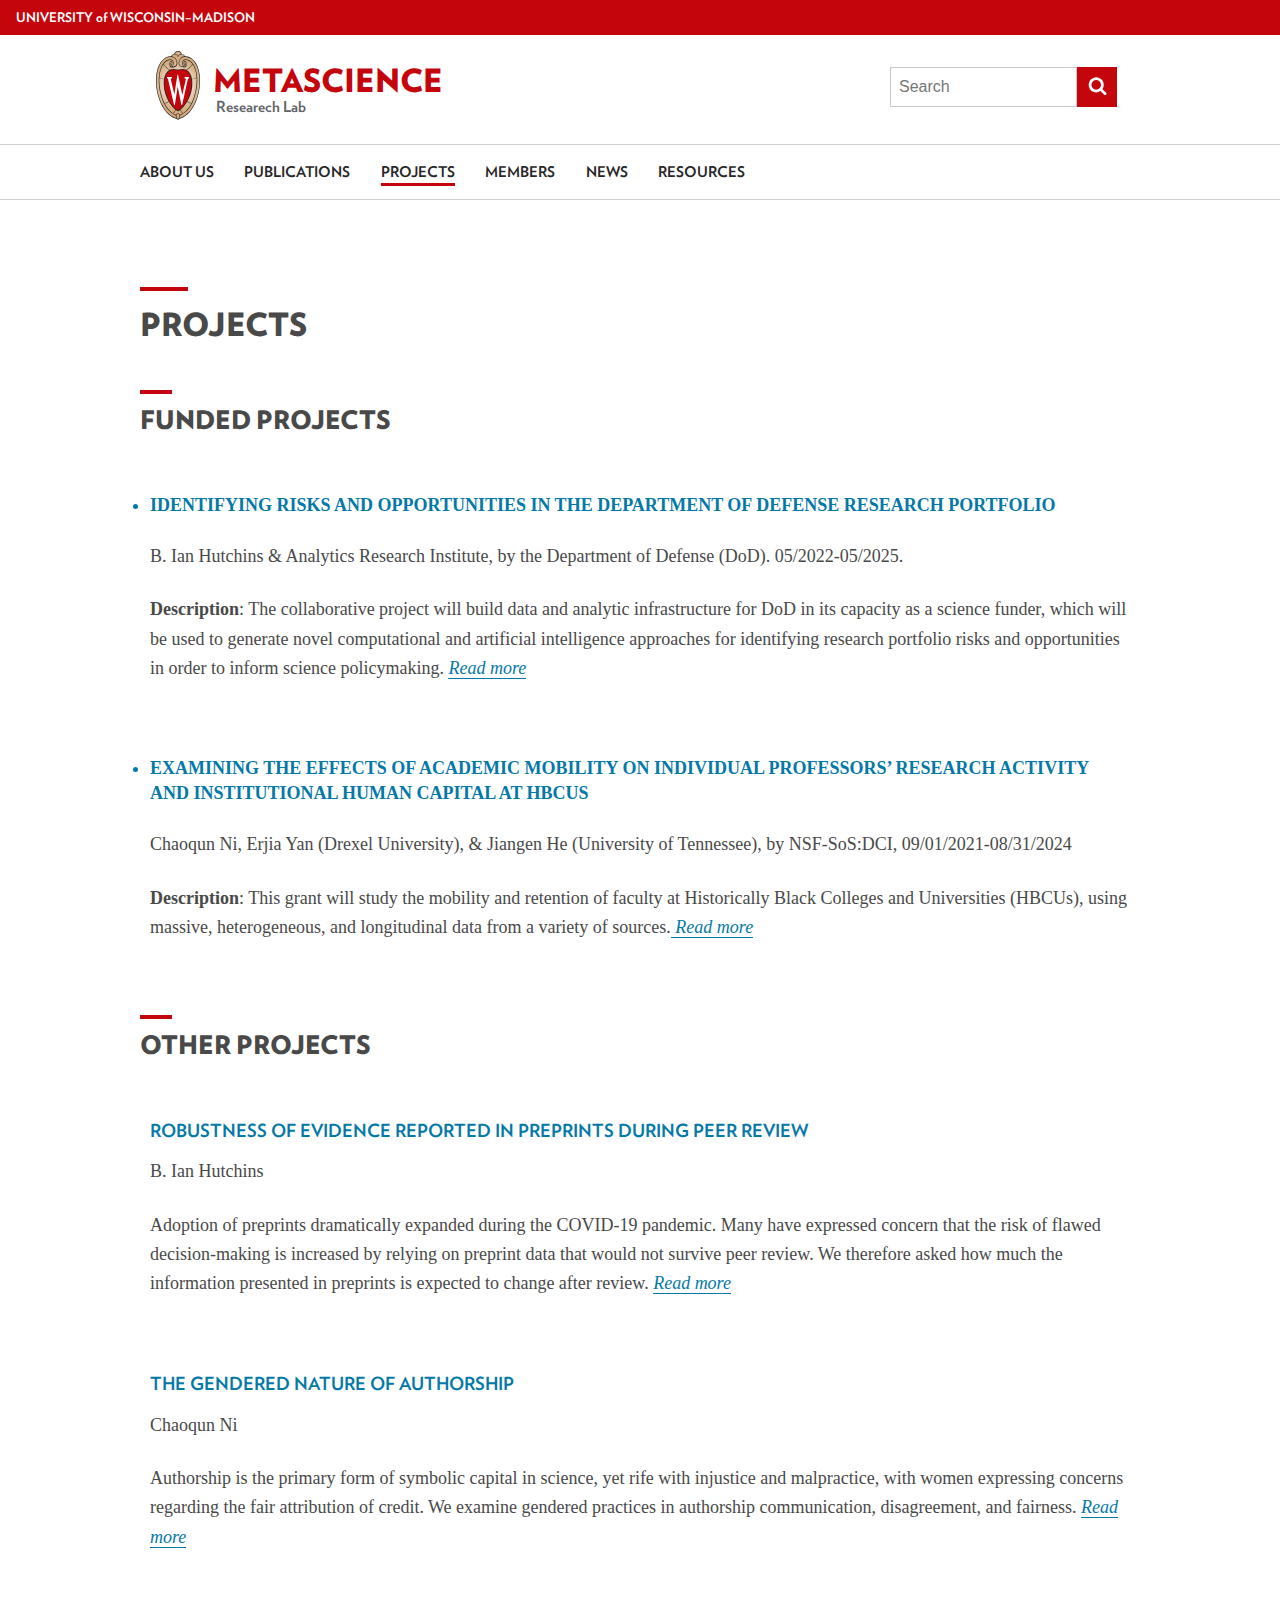
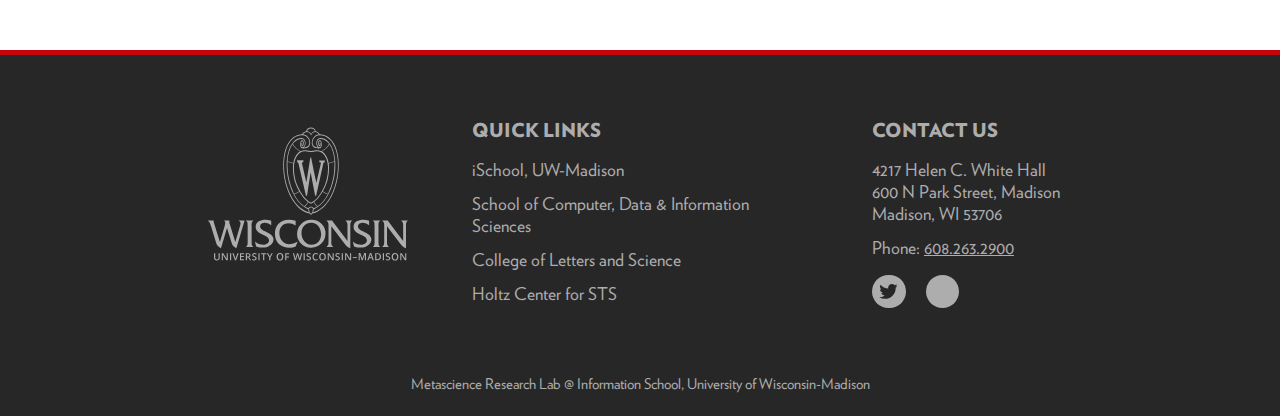
<file: projects.html>
<!DOCTYPE html>
<html lang="en-US" class="no-js">

<head>
    <meta charset="utf-8">
    <title>
        Projects
    </title>
    <meta name="viewport" content="width=device-width, initial-scale=1">
    <link rel="apple-touch-icon" sizes="180x180" href="images/favicons/apple-touch-icon.png">
    <link rel="icon" type="image/png" sizes="32x32" href="images/favicons/favicon-32x32.png">
    <link rel="icon" type="image/png" sizes="16x16" href="images/favicons/favicon-16x16.png">
    <link rel="manifest" href="site.webmanifest">
    <link rel="mask-icon" href="images/favicons/safari-pinned-tab.svg" color="#c5050c">
    <link rel="shortcut icon" href="favicon.ico">
    <meta name="msapplication-TileColor" content="#c5050c">
    <meta name="msapplication-config" content="browserconfig.xml">
    <meta name="theme-color" content="#ffffff">
    <link rel="stylesheet" href="fonts/uw160/fonts.0.0.1.css">
    <link rel="stylesheet" href="css/uw-style.css?version=2.3.1">
    <link rel="stylesheet" href="css/exportStyle.css">
    <script>(function (H) { H.className = H.className.replace(/\bno-js\b/, '') })(document.documentElement)</script>
    <!-- HTML5 shim and Respond.js IE8 support of HTML5 elements and media queries -->
    <!--[if lt IE 9]>
      <script src="https://oss.maxcdn.com/libs/html5shiv/3.7.0/html5shiv.js"></script>
      <script src="https://oss.maxcdn.com/libs/respond.js/1.4.2/respond.min.js"></script>
    <![endif]-->
</head>

<body>
    <a class="uw-show-on-focus" href="#main" id="uw-skip-link">Skip to main content</a>
    <div class="uw-global-bar" role="navigation">
        <a class="uw-global-name-link" href="http://www.wisc.edu" aria-label="University home page">U<span>niversity
                <span class="uw-of">of</span> </span>W<span>isconsin</span>–Madison</a>
    </div>
    <header id="branding" class="uw-header uw-has-search">
        <div class="uw-header-container">
            <div class="uw-header-crest-title">
                <div class="uw-header-crest">
                    <a href="http://www.wisc.edu"><img class="uw-crest-svg" src="images/uw-crest.svg"
                            alt="Link to University of Wisconsin-Madison home page"></a>
                </div>
                <div class="uw-title-tagline">
                    <h1 id="site-title" class="uw-site-title">
                        <a href="" rel="home">Metascience</a>
                    </h1>
                    <div id="site-description" class="uw-site-tagline">Researech Lab</div>
                </div>
            </div>
            <div class="uw-header-search">
                <form role="search" method="get" action="" class="uw-search-form form-inline collapse">
                    <label for="s" class="uw-show-for-sr-only">Search this site</label>
                    <input type="text" class="uw-search-input" placeholder="Search" name="s" id="s" value="">
                    <button class="unstyle uw-search-submit" type="submit">
                        <svg aria-hidden="true" role="presentation">
                            <use xmlns:xlink="http://www.w3.org/1999/xlink" xlink:href="#uw-symbol-search"></use>
                        </svg>
                        <span class="uw-show-for-sr-only">Submit search</span>
                    </button>
                </form>
            </div>
        </div>
    </header>
    <button class="uw-mobile-menu-button-bar uw-mobile-menu-button-bar-reversed uw-is-closed " data-menu="uw-top-menus"
        aria-label="Open menu" aria-expanded="false" aria-controls="uw-top-menus">Menu<svg aria-hidden="true"
            focusable="false">
            <use xmlns:xlink="http://www.w3.org/1999/xlink" xlink:href="#uw-symbol-menu"></use>
        </svg><svg aria-hidden="true" focusable="false">
            <use xmlns:xlink="http://www.w3.org/1999/xlink" xlink:href="#uw-symbol-close"></use>
        </svg></button>


    <div id="uw-top-menus" class="uw-is-visible uw-horizontal" aria-hidden="false">
        <div class="uw-main-nav">
            <nav class="uw-nav-menu uw-nav-menu-reverse" aria-label="Main Menu">
                <ul id="uw-main-nav">
                    
                    <li>
                        <a href="index.html" aria-current="page">About us</a>
                    </li>
                    <li>
                        <a href="publications.html" aria-current="page">publications</a>
                    </li>
                    <li class="current-menu-item">
                        <a href="projects.html" aria-current="page">projects</a>
                    </li>
                    <li>
                        <a href="members.html" aria-current="page">members</a>
                    </li>
                    <li>
                        <a href="news.html" aria-current="page">News</a>
                    </li>
                    <li>
                        <a href="resources.html" aria-current="page">resources</a>
                    </li>
                </ul>
            </nav>
        </div>
        <div class="uw-secondary-nav">
            <nav class="uw-nav-menu uw-nav-menu-secondary" aria-label="Secondary Menu">
               <!--  <ul>
                    <li id="menu-news" class="uw-dropdown">
                        <a href="http://news.wisc.edu" aria-haspopup="true" aria-expanded="false">
                            News<svg aria-hidden="true" class="uw-caret" focusable="false">
                                <use xmlns:xlink="http://www.w3.org/1999/xlink" xlink:href="#uw-symbol-caret-down">
                                </use>
                            </svg><svg aria-hidden="true" class="uw-caret" focusable="false">
                                <use xmlns:xlink="http://www.w3.org/1999/xlink" xlink:href="#uw-symbol-caret-up"></use>
                            </svg>
                        </a>
                        <ul aria-hidden="true" aria-label="News submenu" class="uw-child-menu">
                            <li>
                                <a href="http://localhost:8001/about/">About</a>
                            </li>
                            <li>
                                <a href="http://localhost:8001/contact-us/our-location/">Our Location</a>
                            </li>
                            <li>
                                <a href="http://localhost:8001/news/">News</a>
                            </li>
                        </ul>
                    </li>
                    <li>
                        <a href="http://today.wisc.edu">Calendar</a>
                    </li>
                    <li>
                        <a href="http://map.wisc.edu">Map</a>
                    </li>
                </ul>-->
            </nav>
        </div>
    </div>

    <main class="uw-pad-xl" id="main">
        <div class="uw-body">
            <div class="centerBox">
                <h1 class="page-title uw-mini-bar">Projects</h1>
                <h2 class="page-title uw-mini-bar"> Funded Projects</h2>

                <div class="projectList">
                    <div class="item">
                        <a href="projectDetails1.html">
                            <h3> <li> Identifying Risks and Opportunities in the Department of Defense Research Portfolio</li> </h3> </a>
                               <p> B. Ian Hutchins & Analytics Research Institute, by the Department of Defense
                                (DoD). 05/2022-05/2025.</p>
                        
                        <p>
                            <b>Description</b>: The collaborative project will build data and analytic infrastructure for DoD in its capacity as a science funder, which will be used to generate novel computational and artificial intelligence approaches for identifying research portfolio risks and opportunities in order to inform science policymaking. 
                            <a href="projectDetails1.html" target="_blank"><i>Read more</i></a>
                        </p>
                    </div>
                    <div class="item">
                        <a href="projectDetails2.html">
                            <h3><li>Examining the effects of academic mobility on individual professors’
                                research activity and institutional human capital at HBCUs </li> </h3> </a>
                                <p>Chaoqun Ni, Erjia Yan (Drexel University), & Jiangen He (University of Tennessee), by NSF-SoS:DCI,
                                09/01/2021-08/31/2024 </p>
                       
                        <p>
                            <b>Description</b>: This grant will study the mobility and retention of faculty at Historically Black
                            Colleges and Universities (HBCUs), using massive, heterogeneous, and
                            longitudinal data from a variety of sources.<a href="projectDetails2.html" target="_blank"> <i>Read more</i></a>
                        </p>

                    </div>
                </div>
                <h2 class="page-title uw-mini-bar">Other Projects</h2>
                <div class="projectList">
                    <div class="item">
                        <a href="projectDetails3.html">
                            <h3>Robustness of evidence reported in preprints during peer review </h3> </a>
                            <P>B. Ian Hutchins</P>
                        <p>Adoption of preprints dramatically expanded during the COVID-19 pandemic. Many have
                            expressed concern that the risk of flawed decision-making is increased by relying on preprint data that would not survive peer review. We therefore asked how much the information presented in preprints is expected to change after review. <a
                                href="projectDetails3.html"> <i>Read more</i></a>
                        </p>
                    </div>
                    <div class="item">
                        <a href="authorship.html">
                            <h3>The gendered nature of authorship</h3> </a>
                            <P>Chaoqun Ni</P>
                        <p> Authorship is the primary form of symbolic capital in science, yet rife with injustice and malpractice, with women expressing concerns regarding the fair attribution of credit. We examine gendered practices in authorship communication, disagreement, and fairness.
                            <a href="authorship.html"> <i>Read more</i></a>
                        </p>
                    </div>
                </div>
            </div>
            <div class="centerBox">


            </div>

        </div>


    </main>

    <footer id="colophon" class="uw-footer">
        <div class="uw-footer-content">
          <div class="uw-logo">
            <a href="http://www.wisc.edu" aria-label="Link to main university website">
              <svg aria-hidden="true" focusable="false">
                <use xmlns:xlink="http://www.w3.org/1999/xlink" xlink:href="#uw-symbol-crest-footer"></use>
              </svg>
            </a>
          </div>
          <!--<div class="uw-footer-menu" role="complementary">
            <h3 class="uw-footer-header">Partners</h3>
            <ul>
              <li><a href="https://students.wisc.edu/">Division of Student Life</a></li>
                <li><a href="http://provost.wisc.edu/climate.htm">Division of Diversity, Equity &amp; Educational Achievement</a></li>
                <li><a href="https://chancellor.wisc.edu/">Office of the Chancellor</a></li>
                <li><a href="https://universityrelations.wisc.edu/">University Relations</a></li>
                <li><a href="https://msc.wisc.edu/">Multicultural Student Center</a></li>
                <li><a href="http://www.oed.wisc.edu/">Office for Equity and Diversity</a></li> 
            </ul>
          </div>-->
          <div class="uw-footer-menu" role="complementary">
            <h3 class="uw-footer-header">Quick Links</h3>
            <ul>
                <li><a href="https://ischool.wisc.edu/" target="_blank">iSchool, UW-Madison</a></li>
                <li><a href="https://cdis.wisc.edu/" target="_blank">School of Computer, Data & Information Sciences</a></li>
                <li><a href="https://ls.wisc.edu/" target="_blank">College of Letters and Science</a></li>
                <li><a href="https://sts.wisc.edu/" target="_blank">Holtz Center for STS</a></li>

              <!-- <li><a href="http://www.wisc.edu/accessibility/">Accessibility</a></li>
                <li><a href="https://diversity.wisc.edu/">Diversity</a></li>
                <li><a href="http://www.wisc.edu/governance/">Governance</a></li>
                <li><a href="http://www.wisc.edu/policies/">Policies</a></li>
                <li><a href="http://uwpd.wisc.edu/">Safety</a></li>
                <li><a href="http://www.oed.wisc.edu/title-ix.htm">Title IX</a></li> -->
            </ul>
          </div>
    
          <div class="uw-footer-contact">
            <h3 class="uw-footer-header">Contact Us</h3>
            <ul class="uw-contact-list">
                <li class="uw-contact-item"> 4217 Helen C. White Hall <br>
                    600 N Park Street, Madison<br>
                  Madison, WI 53706</li>
                  <li class="uw-contact-item">Phone: <a href="tel:6608.263.2900">608.263.2900</a></li>



              <!-- <li class="uw-contact-item">Email: <a href="mailto:email@wisc.edu">email@wisc.edu</a></li>
                <li class="uw-contact-item">Phone: <a href="tel:608-555-5555">608-555-5555</a></li> -->
              <li>
                <ul class="uw-social-icons">
                 <li id="uw-icon-twitter" class="uw-social-icon">
                      <a aria-label="twitter" href="https://twitter.com" target="_blank"><svg aria-hidden="true" focusable="false"><use xmlns:xlink="http://www.w3.org/1999/xlink" xlink:href="#uw-symbol-twitter"></use></svg></a>
                    </li>
                    <li id="uw-icon-github" class="uw-social-icon">
                      <a aria-label="github" href="https://github.com/MetascienceLab" target="_blank"><svg aria-hidden="true" focusable="false"><use xmlns:xlink="http://www.w3.org/1999/xlink" xlink:href="#uw-symbol-github"></use></svg></a>
                    </li>
                    <!--  <li id="uw-icon-instagram" class="uw-social-icon">
                      <a aria-label="instagram" href="https://www.instagram.com"><svg aria-hidden="true" focusable="false"><use xmlns:xlink="http://www.w3.org/1999/xlink" xlink:href="#uw-symbol-instagram"></use></svg></a>
                    </li>
                    <li id="uw-icon-facebook" class="uw-social-icon">
                      <a aria-label="facebook" href="https://facebook.com/"><svg aria-hidden="true" focusable="false"><use xmlns:xlink="http://www.w3.org/1999/xlink" xlink:href="#uw-symbol-facebook"></use></svg></a>
                    </li> -->
                </ul>
              </li>
            </ul>
          </div>
        </div>
    
        <div class="uw-copyright">
          <p>Metascience Research Lab @ Information School, University of Wisconsin-Madison</p>
        </div>
      </footer>

    <svg aria-hidden="true" style="display: inline; height: 0; position: absolute;"
        xmlns:xlink="http://www.w3.org/1999/xlink">
        <title>Site icons</title>
        <defs>
            <symbol id="uw-symbol-more" viewBox="0,0,1792,1792">
                <title id="title">More</title>
                <path
                    d="M979 960q0 13-10 23l-466 466q-10 10-23 10t-23-10l-50-50q-10-10-10-23t10-23l393-393-393-393q-10-10-10-23t10-23l50-50q10-10 23-10t23 10l466 466q10 10 10 23zm384 0q0 13-10 23l-466 466q-10 10-23 10t-23-10l-50-50q-10-10-10-23t10-23l393-393-393-393q-10-10-10-23t10-23l50-50q10-10 23-10t23 10l466 466q10 10 10 23z">
                </path>
            </symbol>
            <symbol id="uw-symbol-menu" viewBox="0 0 1024 1024">
                <title id="svg-menu">open menu</title>
                <path class="path1" d="M128 256h768v86h-768v-86zM128 554v-84h768v84h-768zM128 768v-86h768v86h-768z">
                </path>
            </symbol>
            <symbol id="uw-symbol-close" viewBox="0 0 805 1024">
                <title>close</title>
                <path class="path1"
                    d="M741.714 755.429q0 22.857-16 38.857l-77.714 77.714q-16 16-38.857 16t-38.857-16l-168-168-168 168q-16 16-38.857 16t-38.857-16l-77.714-77.714q-16-16-16-38.857t16-38.857l168-168-168-168q-16-16-16-38.857t16-38.857l77.714-77.714q16-16 38.857-16t38.857 16l168 168 168-168q16-16 38.857-16t38.857 16l77.714 77.714q16 16 16 38.857t-16 38.857l-168 168 168 168q16 16 16 38.857z">
                </path>
            </symbol>
            <symbol id="uw-symbol-search" viewBox="0 0 951 1024">
                <title>search</title>
                <path class="path1"
                    d="M658.286 475.429q0-105.714-75.143-180.857t-180.857-75.143-180.857 75.143-75.143 180.857 75.143 180.857 180.857 75.143 180.857-75.143 75.143-180.857zM950.857 950.857q0 29.714-21.714 51.429t-51.429 21.714q-30.857 0-51.429-21.714l-196-195.429q-102.286 70.857-228 70.857-81.714 0-156.286-31.714t-128.571-85.714-85.714-128.571-31.714-156.286 31.714-156.286 85.714-128.571 128.571-85.714 156.286-31.714 156.286 31.714 128.571 85.714 85.714 128.571 31.714 156.286q0 125.714-70.857 228l196 196q21.143 21.143 21.143 51.429z">
                </path>
            </symbol>
            <symbol id="uw-symbol-search-gray" viewBox="0 0 951 1024">
                <title>search</title>
                <path class="path1"
                    d="M658.286 475.429q0-105.714-75.143-180.857t-180.857-75.143-180.857 75.143-75.143 180.857 75.143 180.857 180.857 75.143 180.857-75.143 75.143-180.857zM950.857 950.857q0 29.714-21.714 51.429t-51.429 21.714q-30.857 0-51.429-21.714l-196-195.429q-102.286 70.857-228 70.857-81.714 0-156.286-31.714t-128.571-85.714-85.714-128.571-31.714-156.286 31.714-156.286 85.714-128.571 128.571-85.714 156.286-31.714 156.286 31.714 128.571 85.714 85.714 128.571 31.714 156.286q0 125.714-70.857 228l196 196q21.143 21.143 21.143 51.429z">
                </path>
            </symbol>
            <symbol id="uw-symbol-search-in-blank" viewBox="0 0 951 1024">
                <title>search</title>
                <path class="path1"
                    d="M658.286 475.429q0-105.714-75.143-180.857t-180.857-75.143-180.857 75.143-75.143 180.857 75.143 180.857 180.857 75.143 180.857-75.143 75.143-180.857zM950.857 950.857q0 29.714-21.714 51.429t-51.429 21.714q-30.857 0-51.429-21.714l-196-195.429q-102.286 70.857-228 70.857-81.714 0-156.286-31.714t-128.571-85.714-85.714-128.571-31.714-156.286 31.714-156.286 85.714-128.571 128.571-85.714 156.286-31.714 156.286 31.714 128.571 85.714 85.714 128.571 31.714 156.286q0 125.714-70.857 228l196 196q21.143 21.143 21.143 51.429z">
                </path>
            </symbol>
            <symbol id="uw-symbol-envelope" viewBox="0 0 1024 1024">
                <title>envelope</title>
                <path class="path1"
                    d="M1024 405.714v453.714q0 37.714-26.857 64.571t-64.571 26.857h-841.143q-37.714 0-64.571-26.857t-26.857-64.571v-453.714q25.143 28 57.714 49.714 206.857 140.571 284 197.143 32.571 24 52.857 37.429t54 27.429 62.857 14h1.143q29.143 0 62.857-14t54-27.429 52.857-37.429q97.143-70.286 284.571-197.143 32.571-22.286 57.143-49.714zM1024 237.714q0 45.143-28 86.286t-69.714 70.286q-214.857 149.143-267.429 185.714-5.714 4-24.286 17.429t-30.857 21.714-29.714 18.571-32.857 15.429-28.571 5.143h-1.143q-13.143 0-28.571-5.143t-32.857-15.429-29.714-18.571-30.857-21.714-24.286-17.429q-52-36.571-149.714-104.286t-117.143-81.429q-35.429-24-66.857-66t-31.429-78q0-44.571 23.714-74.286t67.714-29.714h841.143q37.143 0 64.286 26.857t27.143 64.571z">
                </path>
            </symbol>
            <symbol id="uw-symbol-pinterest" class="uw-social-symbols" viewBox="0 0 731 1024">
                <title>pinterest-p</title>
                <path class="path1"
                    d="M0 341.143q0-61.714 21.429-116.286t59.143-95.143 86.857-70.286 105.714-44.571 115.429-14.857q90.286 0 168 38t126.286 110.571 48.571 164q0 54.857-10.857 107.429t-34.286 101.143-57.143 85.429-82.857 58.857-108 22q-38.857 0-77.143-18.286t-54.857-50.286q-5.714 22.286-16 64.286t-13.429 54.286-11.714 40.571-14.857 40.571-18.286 35.714-26.286 44.286-35.429 49.429l-8 2.857-5.143-5.714q-8.571-89.714-8.571-107.429 0-52.571 12.286-118t38-164.286 29.714-116q-18.286-37.143-18.286-96.571 0-47.429 29.714-89.143t75.429-41.714q34.857 0 54.286 23.143t19.429 58.571q0 37.714-25.143 109.143t-25.143 106.857q0 36 25.714 59.714t62.286 23.714q31.429 0 58.286-14.286t44.857-38.857 32-54.286 21.714-63.143 11.429-63.429 3.714-56.857q0-98.857-62.571-154t-163.143-55.143q-114.286 0-190.857 74t-76.571 187.714q0 25.143 7.143 48.571t15.429 37.143 15.429 26 7.143 17.429q0 16-8.571 41.714t-21.143 25.714q-1.143 0-9.714-1.714-29.143-8.571-51.714-32t-34.857-54-18.571-61.714-6.286-60.857z">
                </path>
            </symbol>
            <symbol id="uw-symbol-twitter" class="uw-social-symbols" viewBox="0 0 951 1024">
                <title>twitter</title>
                <path class="path1"
                    d="M925.714 233.143q-38.286 56-92.571 95.429 0.571 8 0.571 24 0 74.286-21.714 148.286t-66 142-105.429 120.286-147.429 83.429-184.571 31.143q-154.857 0-283.429-82.857 20 2.286 44.571 2.286 128.571 0 229.143-78.857-60-1.143-107.429-36.857t-65.143-91.143q18.857 2.857 34.857 2.857 24.571 0 48.571-6.286-64-13.143-106-63.714t-42-117.429v-2.286q38.857 21.714 83.429 23.429-37.714-25.143-60-65.714t-22.286-88q0-50.286 25.143-93.143 69.143 85.143 168.286 136.286t212.286 56.857q-4.571-21.714-4.571-42.286 0-76.571 54-130.571t130.571-54q80 0 134.857 58.286 62.286-12 117.143-44.571-21.143 65.714-81.143 101.714 53.143-5.714 106.286-28.571z">
                </path>
            </symbol>
            <symbol id="uw-symbol-youtube" class="uw-social-symbols" viewBox="0 0 878 1024">
                <title>youtube</title>
                <path class="path1"
                    d="M554.857 710.857v120.571q0 38.286-22.286 38.286-13.143 0-25.714-12.571v-172q12.571-12.571 25.714-12.571 22.286 0 22.286 38.286zM748 711.429v26.286h-51.429v-26.286q0-38.857 25.714-38.857t25.714 38.857zM196 586.857h61.143v-53.714h-178.286v53.714h60v325.143h57.143v-325.143zM360.571 912h50.857v-282.286h-50.857v216q-17.143 24-32.571 24-10.286 0-12-12-0.571-1.714-0.571-20v-208h-50.857v223.429q0 28 4.571 41.714 6.857 21.143 33.143 21.143 27.429 0 58.286-34.857v30.857zM605.714 827.429v-112.571q0-41.714-5.143-56.571-9.714-32-40.571-32-28.571 0-53.143 30.857v-124h-50.857v378.857h50.857v-27.429q25.714 31.429 53.143 31.429 30.857 0 40.571-31.429 5.143-15.429 5.143-57.143zM798.857 821.714v-7.429h-52q0 29.143-1.143 34.857-4 20.571-22.857 20.571-26.286 0-26.286-39.429v-49.714h102.286v-58.857q0-45.143-15.429-66.286-22.286-29.143-60.571-29.143-38.857 0-61.143 29.143-16 21.143-16 66.286v98.857q0 45.143 16.571 66.286 22.286 29.143 61.714 29.143 41.143 0 61.714-30.286 10.286-15.429 12-30.857 1.143-5.143 1.143-33.143zM451.429 300v-120q0-39.429-24.571-39.429t-24.571 39.429v120q0 40 24.571 40t24.571-40zM862.286 729.143q0 133.714-14.857 200-8 33.714-33.143 56.571t-58.286 26.286q-105.143 12-317.143 12t-317.143-12q-33.143-3.429-58.571-26.286t-32.857-56.571q-14.857-64-14.857-200 0-133.714 14.857-200 8-33.714 33.143-56.571t58.857-26.857q104.571-11.429 316.571-11.429t317.143 11.429q33.143 4 58.571 26.857t32.857 56.571q14.857 64 14.857 200zM292 0h58.286l-69.143 228v154.857h-57.143v-154.857q-8-42.286-34.857-121.143-21.143-58.857-37.143-106.857h60.571l40.571 150.286zM503.429 190.286v100q0 46.286-16 67.429-21.143 29.143-60.571 29.143-38.286 0-60-29.143-16-21.714-16-67.429v-100q0-45.714 16-66.857 21.714-29.143 60-29.143 39.429 0 60.571 29.143 16 21.143 16 66.857zM694.857 97.714v285.143h-52v-31.429q-30.286 35.429-58.857 35.429-26.286 0-33.714-21.143-4.571-13.714-4.571-42.857v-225.143h52v209.714q0 18.857 0.571 20 1.714 12.571 12 12.571 15.429 0 32.571-24.571v-217.714h52z">
                </path>
            </symbol>
            <symbol id="uw-symbol-facebook" class="uw-social-symbols" viewBox="0 0 602 1024">
                <title>facebook</title>
                <path class="path1"
                    d="M548 6.857v150.857h-89.714q-49.143 0-66.286 20.571t-17.143 61.714v108h167.429l-22.286 169.143h-145.143v433.714h-174.857v-433.714h-145.714v-169.143h145.714v-124.571q0-106.286 59.429-164.857t158.286-58.571q84 0 130.286 6.857z">
                </path>
            </symbol>
            <symbol id="uw-symbol-instagram" class="uw-social-symbols" viewBox="0 0 878 1024">
                <title>instagram</title>
                <path class="path1"
                    d="M778.286 814.857v-370.286h-77.143q11.429 36 11.429 74.857 0 72-36.571 132.857t-99.429 96.286-137.143 35.429q-112.571 0-192.571-77.429t-80-187.143q0-38.857 11.429-74.857h-80.571v370.286q0 14.857 10 24.857t24.857 10h610.857q14.286 0 24.571-10t10.286-24.857zM616 510.286q0-70.857-51.714-120.857t-124.857-50q-72.571 0-124.286 50t-51.714 120.857 51.714 120.857 124.286 50q73.143 0 124.857-50t51.714-120.857zM778.286 304.571v-94.286q0-16-11.429-27.714t-28-11.714h-99.429q-16.571 0-28 11.714t-11.429 27.714v94.286q0 16.571 11.429 28t28 11.429h99.429q16.571 0 28-11.429t11.429-28zM877.714 185.714v652.571q0 46.286-33.143 79.429t-79.429 33.143h-652.571q-46.286 0-79.429-33.143t-33.143-79.429v-652.571q0-46.286 33.143-79.429t79.429-33.143h652.571q46.286 0 79.429 33.143t33.143 79.429z">
                </path>
            </symbol>
            <symbol id="uw-symbol-caret-up" viewBox="0 0 1792 1792">
                <title>Collapse</title>
                <path
                    d="M1395 1184q0 13-10 23l-50 50q-10 10-23 10t-23-10l-393-393-393 393q-10 10-23 10t-23-10l-50-50q-10-10-10-23t10-23l466-466q10-10 23-10t23 10l466 466q10 10 10 23z">
                </path>
            </symbol>
            <symbol id="uw-symbol-caret-down" viewBox="0 0 1792 1792">
                <title>Expand</title>
                <path
                    d="M1395 736q0 13-10 23l-466 466q-10 10-23 10t-23-10l-466-466q-10-10-10-23t10-23l50-50q10-10 23-10t23 10l393 393 393-393q10-10 23-10t23 10l50 50q10 10 10 23z">
                </path>
            </symbol>
            <symbol id="uw-symbol-chevron-right" viewBox="0 0 695 1024">
                <title id="svg-next-slide">next slide</title>
                <path class="path1"
                    d="M632.571 501.143l-424 424q-10.857 10.857-25.714 10.857t-25.714-10.857l-94.857-94.857q-10.857-10.857-10.857-25.714t10.857-25.714l303.429-303.429-303.429-303.429q-10.857-10.857-10.857-25.714t10.857-25.714l94.857-94.857q10.857-10.857 25.714-10.857t25.714 10.857l424 424q10.857 10.857 10.857 25.714t-10.857 25.714z">
                </path>
            </symbol>
            <symbol id="uw-symbol-chevron-left" viewBox="0 0 768 1024">
                <title id="svg-previous">previous slide</title>
                <path class="path1"
                    d="M669.143 172l-303.429 303.429 303.429 303.429q10.857 10.857 10.857 25.714t-10.857 25.714l-94.857 94.857q-10.857 10.857-25.714 10.857t-25.714-10.857l-424-424q-10.857-10.857-10.857-25.714t10.857-25.714l424-424q10.857-10.857 25.714-10.857t25.714 10.857l94.857 94.857q10.857 10.857 10.857 25.714t-10.857 25.714z">
                </path>
            </symbol>
            <symbol id="uw-symbol-crest-footer" viewBox="0 0 200 132.78">
                <title id="svg-crest-footer">Footer Crest</title>
                <path
                    d="M31.65,93.63c3,1.09,1.75,4.35,1,6.65L28.31,115l-5.4-17.44a8.47,8.47,0,0,1-.58-4.07H16.85v0.12c2.14,1.13,1.36,3.75.62,6.2l-4.55,15.31L7.14,96.41a7.23,7.23,0,0,1-.47-2.9H1v0.12c1.94,1.37,2.53,4,3.23,6.2l4.58,14.86c1.28,4.15,1.63,3.87,5.16,6.53L20,100.88l4.27,13.86c1.29,4.15,1.56,3.95,5.13,6.49l8.19-27.71h-6v0.12Z"
                    transform="translate(-1 -0.61)"></path>
                <path
                    d="M38.95,93.63c2,0.77,1.71,3.71,1.71,5.56v15.18c0,1.81.23,4.8-1.71,5.52V120h7.38v-0.12c-1.94-.77-1.71-3.71-1.71-5.52V99.19c0-1.81-.23-4.79,1.71-5.56V93.51H38.95v0.12Z"
                    transform="translate(-1 -0.61)"></path>
                <path
                    d="M53.12,99.43c0-2.78,2.8-3.67,5-3.67a8.68,8.68,0,0,1,6.1,2.54V93.75a18.9,18.9,0,0,0-5.79-.89c-4.74,0-9.75,1.94-9.75,7,0,8.54,13.36,7.41,13.36,13.7,0,2.82-3.34,4.19-5.55,4.19A13.17,13.17,0,0,1,48,114.41l1.13,5a19.44,19.44,0,0,0,7,1.21c6.06,0,10.41-4,10.41-8.34C66.49,104.87,53.12,104.95,53.12,99.43Z"
                    transform="translate(-1 -0.61)"></path>
                <path
                    d="M82.23,117.32c-6,0-9.87-5.28-9.87-11.2s3.73-9.91,9.09-9.91a13.15,13.15,0,0,1,7.19,2.3V93.87a30,30,0,0,0-7.07-1c-8,0-13.64,5.52-13.64,13.86,0,8.62,5.67,13.94,14.84,13.94a13.31,13.31,0,0,0,5.86-1.21l2-4.67H90.5A16.7,16.7,0,0,1,82.23,117.32Z"
                    transform="translate(-1 -0.61)"></path>
                <path
                    d="M104.63,92.83a14,14,0,0,0-14.57,13.85,13.83,13.83,0,0,0,14.18,14,14.09,14.09,0,0,0,14.29-14.18A13.63,13.63,0,0,0,104.63,92.83Zm-0.19,24.93c-6.1,0-9.95-5.8-9.95-11.44,0-6.08,3.85-10.59,9.87-10.59s9.75,5.68,9.75,11.56S110.34,117.75,104.44,117.75Z"
                    transform="translate(-1 -0.61)"></path>
                <path
                    d="M138.49,93.63c2.06,1.21,2,2.82,2,5.08V114L126.29,95.36l-0.55-.81a2.48,2.48,0,0,1-.58-1v0H119.5v0.12c2,1.21,2,2.82,2,5.08v16.07c0,2.25,0,3.86-2.06,5.11V120h6.88v-0.12c-2.06-1.25-2-2.86-2-5.11V99.19l13.32,17.52c1.71,2.3,2.91,3.63,5.67,4.6V98.7c0-2.25,0-3.87,2-5.08V93.51h-6.84v0.12Z"
                    transform="translate(-1 -0.61)"></path>
                <path
                    d="M151,99.43c0-2.78,2.8-3.67,5-3.67a8.68,8.68,0,0,1,6.1,2.54V93.75a18.86,18.86,0,0,0-5.79-.89c-4.73,0-9.75,1.94-9.75,7,0,8.54,13.36,7.41,13.36,13.7,0,2.82-3.34,4.19-5.56,4.19a13.18,13.18,0,0,1-8.51-3.34l1.13,5a19.46,19.46,0,0,0,7,1.21c6.06,0,10.41-4,10.41-8.34C164.37,104.87,151,104.95,151,99.43Z"
                    transform="translate(-1 -0.61)"></path>
                <path
                    d="M165.84,93.63c2,0.77,1.71,3.71,1.71,5.56v15.18c0,1.81.24,4.8-1.71,5.52V120h7.38v-0.12c-1.94-.77-1.71-3.71-1.71-5.52V99.19c0-1.81-.24-4.79,1.71-5.56V93.51h-7.38v0.12Z"
                    transform="translate(-1 -0.61)"></path>
                <path
                    d="M194.16,93.51v0.12c2.06,1.21,2,2.82,2,5.08V114L182,95.36l-0.55-.81a2.6,2.6,0,0,1-.58-1v0h-5.67v0.12c2,1.21,2,2.82,2,5.08v16.07c0,2.25,0,3.86-2.06,5.11V120H182v-0.12c-2.06-1.25-2-2.86-2-5.11V99.19l13.32,17.52c1.71,2.3,2.92,3.63,5.67,4.6V98.7c0-2.25,0-3.87,2-5.08V93.51h-6.84Z"
                    transform="translate(-1 -0.61)"></path>
                <path
                    d="M12.72,126.16v4.62a2.75,2.75,0,0,1-.34,1.38,2.27,2.27,0,0,1-1,.91,3.4,3.4,0,0,1-1.54.32,2.87,2.87,0,0,1-2.07-.7,2.55,2.55,0,0,1-.74-1.93v-4.6H8.24v4.52a1.81,1.81,0,0,0,.41,1.3,1.69,1.69,0,0,0,1.26.42,1.5,1.5,0,0,0,1.65-1.73v-4.51h1.17Z"
                    transform="translate(-1 -0.61)"></path>
                <path
                    d="M20.74,133.29H19.31l-3.51-5.69h0l0,0.32q0.07,0.91.07,1.66v3.71H14.79v-7.14h1.42l3.5,5.66h0c0-.08,0-0.35,0-0.82s0-.84,0-1.1v-3.74h1.07v7.14Z"
                    transform="translate(-1 -0.61)"></path>
                <path d="M23,133.29v-7.14h1.17v7.14H23Z" transform="translate(-1 -0.61)"></path>
                <path
                    d="M30.42,126.16h1.21l-2.5,7.14H27.9l-2.49-7.14h1.2l1.49,4.44c0.08,0.21.16,0.48,0.25,0.82s0.14,0.58.17,0.75c0-.25.11-0.53,0.2-0.86s0.16-.57.21-0.72Z"
                    transform="translate(-1 -0.61)"></path>
                <path d="M37,133.29h-4v-7.14h4v1H34.08v1.94h2.69v1H34.08v2.24H37v1Z" transform="translate(-1 -0.61)">
                </path>
                <path
                    d="M40,130.44v2.85H38.84v-7.14h2a3.32,3.32,0,0,1,2,.52,1.86,1.86,0,0,1,.66,1.56,2,2,0,0,1-1.39,1.9l2,3.16H42.86l-1.71-2.85H40Zm0-1h0.81a1.85,1.85,0,0,0,1.18-.3,1.1,1.1,0,0,0,.37-0.9,1,1,0,0,0-.4-0.87,2.17,2.17,0,0,0-1.19-.26H40v2.33Z"
                    transform="translate(-1 -0.61)"></path>
                <path
                    d="M49.68,131.36a1.8,1.8,0,0,1-.69,1.49,3,3,0,0,1-1.9.54,4.53,4.53,0,0,1-2-.38v-1.1a5.34,5.34,0,0,0,1,.36,4.39,4.39,0,0,0,1,.13,1.62,1.62,0,0,0,1-.26,0.86,0.86,0,0,0,.33-0.71,0.89,0.89,0,0,0-.3-0.68A4.57,4.57,0,0,0,47,130.1a3.31,3.31,0,0,1-1.38-.9,1.91,1.91,0,0,1-.4-1.22,1.71,1.71,0,0,1,.63-1.41,2.63,2.63,0,0,1,1.7-.51,5,5,0,0,1,2,.45l-0.37,1a4.47,4.47,0,0,0-1.7-.4,1.31,1.31,0,0,0-.86.25,0.81,0.81,0,0,0-.29.65,0.92,0.92,0,0,0,.12.48,1.2,1.2,0,0,0,.39.37,6.52,6.52,0,0,0,1,.46,5.31,5.31,0,0,1,1.15.61,1.8,1.8,0,0,1,.54.64A1.93,1.93,0,0,1,49.68,131.36Z"
                    transform="translate(-1 -0.61)"></path>
                <path d="M51.41,133.29v-7.14h1.17v7.14H51.41Z" transform="translate(-1 -0.61)"></path>
                <path d="M57.26,133.29H56.1v-6.14H54v-1h5.37v1h-2.1v6.14Z" transform="translate(-1 -0.61)"></path>
                <path d="M62.81,129.41l1.69-3.26h1.27l-2.38,4.37v2.77H62.22v-2.73l-2.37-4.41h1.27Z"
                    transform="translate(-1 -0.61)"></path>
                <path
                    d="M76.33,129.71a3.9,3.9,0,0,1-.87,2.71,3.66,3.66,0,0,1-5,0,3.93,3.93,0,0,1-.87-2.73,3.86,3.86,0,0,1,.87-2.71A3.21,3.21,0,0,1,73,126a3.14,3.14,0,0,1,2.46,1A3.9,3.9,0,0,1,76.33,129.71Zm-5.45,0a3.19,3.19,0,0,0,.53,2,2.16,2.16,0,0,0,3.15,0,4.05,4.05,0,0,0,0-4A1.86,1.86,0,0,0,73,127a1.9,1.9,0,0,0-1.58.68A3.18,3.18,0,0,0,70.88,129.71Z"
                    transform="translate(-1 -0.61)"></path>
                <path d="M79.36,133.29H78.2v-7.14h4v1H79.36v2.23h2.69v1H79.36v2.93Z" transform="translate(-1 -0.61)">
                </path>
                <path
                    d="M93.39,133.29H92.12L90.91,129c-0.05-.19-0.12-0.45-0.2-0.8s-0.12-.59-0.14-0.73q0,0.31-.16.81c-0.07.33-.13,0.58-0.18,0.74L89,133.29H87.78l-0.92-3.57-0.94-3.56h1.19l1,4.16q0.24,1,.34,1.77c0-.28.09-0.59,0.16-0.93s0.14-.62.2-0.83L90,126.16h1.16l1.19,4.19a15.38,15.38,0,0,1,.36,1.74,12.74,12.74,0,0,1,.35-1.78l1-4.15h1.18Z"
                    transform="translate(-1 -0.61)"></path>
                <path d="M96.6,133.29v-7.14h1.17v7.14H96.6Z" transform="translate(-1 -0.61)"></path>
                <path
                    d="M104.11,131.36a1.8,1.8,0,0,1-.69,1.49,3,3,0,0,1-1.9.54,4.53,4.53,0,0,1-2-.38v-1.1a5.4,5.4,0,0,0,1,.36,4.42,4.42,0,0,0,1,.13,1.63,1.63,0,0,0,1-.26,0.86,0.86,0,0,0,.33-0.71,0.89,0.89,0,0,0-.3-0.68,4.59,4.59,0,0,0-1.25-.66,3.29,3.29,0,0,1-1.38-.9,1.91,1.91,0,0,1-.4-1.22,1.71,1.71,0,0,1,.63-1.41,2.63,2.63,0,0,1,1.7-.51,5,5,0,0,1,2,.45l-0.37,1a4.47,4.47,0,0,0-1.7-.4,1.31,1.31,0,0,0-.86.25,0.81,0.81,0,0,0-.29.65,0.92,0.92,0,0,0,.12.48,1.2,1.2,0,0,0,.39.37,6.43,6.43,0,0,0,1,.46,5.31,5.31,0,0,1,1.15.61,1.81,1.81,0,0,1,.54.64A1.93,1.93,0,0,1,104.11,131.36Z"
                    transform="translate(-1 -0.61)"></path>
                <path
                    d="M108.87,127.05a1.92,1.92,0,0,0-1.58.71,3.75,3.75,0,0,0,0,4,2,2,0,0,0,1.61.67,4.26,4.26,0,0,0,.88-0.09c0.28-.06.58-0.14,0.88-0.23v1a5.34,5.34,0,0,1-1.9.32,3,3,0,0,1-2.41-.95,4,4,0,0,1-.84-2.72,4.4,4.4,0,0,1,.41-1.95,2.92,2.92,0,0,1,1.18-1.28,3.58,3.58,0,0,1,1.81-.44,4.5,4.5,0,0,1,2,.46l-0.42,1a6.37,6.37,0,0,0-.77-0.3A2.75,2.75,0,0,0,108.87,127.05Z"
                    transform="translate(-1 -0.61)"></path>
                <path
                    d="M118.85,129.71a3.9,3.9,0,0,1-.87,2.71,3.15,3.15,0,0,1-2.47,1,3.18,3.18,0,0,1-2.48-1,3.94,3.94,0,0,1-.87-2.73A3.86,3.86,0,0,1,113,127a3.21,3.21,0,0,1,2.49-.95,3.15,3.15,0,0,1,2.46,1A3.91,3.91,0,0,1,118.85,129.71Zm-5.45,0a3.21,3.21,0,0,0,.53,2,2.16,2.16,0,0,0,3.15,0,4,4,0,0,0,0-4,1.86,1.86,0,0,0-1.56-.68,1.9,1.9,0,0,0-1.59.68A3.18,3.18,0,0,0,113.4,129.71Z"
                    transform="translate(-1 -0.61)"></path>
                <path
                    d="M126.67,133.29h-1.43l-3.51-5.69h0l0,0.32q0.07,0.91.07,1.66v3.71h-1.06v-7.14h1.42l3.5,5.66h0c0-.08,0-0.35,0-0.82s0-.84,0-1.1v-3.74h1.07v7.14Z"
                    transform="translate(-1 -0.61)"></path>
                <path
                    d="M133,131.36a1.8,1.8,0,0,1-.69,1.49,3,3,0,0,1-1.9.54,4.52,4.52,0,0,1-2-.38v-1.1a5.31,5.31,0,0,0,1,.36,4.39,4.39,0,0,0,1,.13,1.62,1.62,0,0,0,1-.26,0.86,0.86,0,0,0,.33-0.71,0.88,0.88,0,0,0-.3-0.68,4.53,4.53,0,0,0-1.25-.66,3.31,3.31,0,0,1-1.38-.9,1.92,1.92,0,0,1-.4-1.22,1.71,1.71,0,0,1,.63-1.41,2.64,2.64,0,0,1,1.71-.51,5,5,0,0,1,2,.45l-0.37,1a4.47,4.47,0,0,0-1.7-.4,1.3,1.3,0,0,0-.86.25,0.81,0.81,0,0,0-.29.65,0.92,0.92,0,0,0,.12.48,1.22,1.22,0,0,0,.38.37,6.63,6.63,0,0,0,1,.46,5.26,5.26,0,0,1,1.15.61,1.79,1.79,0,0,1,.54.64A1.9,1.9,0,0,1,133,131.36Z"
                    transform="translate(-1 -0.61)"></path>
                <path d="M134.73,133.29v-7.14h1.17v7.14h-1.17Z" transform="translate(-1 -0.61)"></path>
                <path
                    d="M144.07,133.29h-1.43l-3.51-5.69h0l0,0.32c0,0.61.07,1.16,0.07,1.66v3.71h-1.06v-7.14h1.42l3.5,5.66h0c0-.08,0-0.35,0-0.82s0-.84,0-1.1v-3.74h1.07v7.14Z"
                    transform="translate(-1 -0.61)"></path>
                <path d="M145.75,131.07v-0.93h4.2v0.93h-4.2Z" transform="translate(-1 -0.61)"></path>
                <path
                    d="M154.72,133.29l-2.07-6h0q0.08,1.33.08,2.49v3.47h-1.06v-7.14h1.64l2,5.68h0l2-5.68H159v7.14h-1.12v-3.53q0-.53,0-1.39c0-.57,0-0.92,0-1h0l-2.14,6h-1Z"
                    transform="translate(-1 -0.61)"></path>
                <path
                    d="M165.63,133.29l-0.71-2h-2.73l-0.7,2h-1.23l2.67-7.17h1.27l2.67,7.17h-1.24Zm-1-3-0.67-1.94c0-.13-0.12-0.33-0.2-0.62s-0.14-.49-0.18-0.62a11.19,11.19,0,0,1-.38,1.31l-0.64,1.86h2.08Z"
                    transform="translate(-1 -0.61)"></path>
                <path
                    d="M174,129.66a3.56,3.56,0,0,1-1,2.7,3.94,3.94,0,0,1-2.83.94h-2v-7.14h2.21a3.65,3.65,0,0,1,2.65.92A3.43,3.43,0,0,1,174,129.66Zm-1.23,0q0-2.56-2.4-2.56h-1v5.18h0.83A2.3,2.3,0,0,0,172.73,129.7Z"
                    transform="translate(-1 -0.61)"></path>
                <path d="M175.83,133.29v-7.14H177v7.14h-1.17Z" transform="translate(-1 -0.61)"></path>
                <path
                    d="M183.34,131.36a1.8,1.8,0,0,1-.69,1.49,3,3,0,0,1-1.9.54,4.52,4.52,0,0,1-2-.38v-1.1a5.31,5.31,0,0,0,1,.36,4.39,4.39,0,0,0,1,.13,1.62,1.62,0,0,0,1-.26,0.86,0.86,0,0,0,.33-0.71,0.88,0.88,0,0,0-.3-0.68,4.53,4.53,0,0,0-1.25-.66,3.31,3.31,0,0,1-1.38-.9,1.92,1.92,0,0,1-.4-1.22,1.71,1.71,0,0,1,.63-1.41,2.64,2.64,0,0,1,1.71-.51,5,5,0,0,1,2,.45l-0.37,1a4.47,4.47,0,0,0-1.7-.4,1.3,1.3,0,0,0-.86.25,0.81,0.81,0,0,0-.29.65,0.92,0.92,0,0,0,.12.48,1.22,1.22,0,0,0,.38.37,6.63,6.63,0,0,0,1,.46,5.26,5.26,0,0,1,1.15.61,1.79,1.79,0,0,1,.54.64A1.9,1.9,0,0,1,183.34,131.36Z"
                    transform="translate(-1 -0.61)"></path>
                <path
                    d="M191.4,129.71a3.91,3.91,0,0,1-.87,2.71,3.66,3.66,0,0,1-5,0,3.93,3.93,0,0,1-.87-2.73,3.87,3.87,0,0,1,.87-2.71,3.21,3.21,0,0,1,2.49-.95,3.14,3.14,0,0,1,2.46,1A3.9,3.9,0,0,1,191.4,129.71Zm-5.45,0a3.19,3.19,0,0,0,.53,2,2.16,2.16,0,0,0,3.15,0,4.05,4.05,0,0,0,0-4,1.86,1.86,0,0,0-1.56-.68,1.89,1.89,0,0,0-1.58.68A3.16,3.16,0,0,0,185.95,129.71Z"
                    transform="translate(-1 -0.61)"></path>
                <path
                    d="M199.22,133.29h-1.43l-3.51-5.69h0l0,0.32q0.07,0.91.07,1.66v3.71h-1.06v-7.14h1.42l3.5,5.66h0c0-.08,0-0.35,0-0.82s0-.84,0-1.1v-3.74h1.07v7.14Z"
                    transform="translate(-1 -0.61)"></path>
                <path
                    d="M131.41,31.93a49.5,49.5,0,0,0-.86-5.5,39.81,39.81,0,0,0-1.39-4.93,31.28,31.28,0,0,0-2.23-4.93,22.63,22.63,0,0,0-3-4.1,14.94,14.94,0,0,0-11-5.23h-0.09a5.77,5.77,0,0,0-4.16-2.91,4.93,4.93,0,0,0-9.56,0A5.77,5.77,0,0,0,95,7.25H95a14.94,14.94,0,0,0-11,5.23,22.63,22.63,0,0,0-3,4.1,31.28,31.28,0,0,0-2.23,4.93,39.81,39.81,0,0,0-1.39,4.93,49.49,49.49,0,0,0-.86,5.5c-2.3,22.62,7.87,50.42,26.16,54.68A3.17,3.17,0,0,0,104,87.89a3.17,3.17,0,0,0,1.27-1.28C123.54,82.35,133.71,54.55,131.41,31.93ZM104,1.48a3.9,3.9,0,0,1,3.93,2.76,4.86,4.86,0,0,0-3.86,2.47,0.17,0.17,0,0,1-.07.09,0.15,0.15,0,0,1-.07-0.09,4.86,4.86,0,0,0-3.86-2.47A3.9,3.9,0,0,1,104,1.48Zm-1.86,4.29a3.51,3.51,0,0,1,1.59,2.11,0.29,0.29,0,1,0,.53,0,3.51,3.51,0,0,1,1.59-2.11,4.19,4.19,0,0,1,6,1.58,13.38,13.38,0,0,0-1.67.42,6.6,6.6,0,0,0-2.38,1.32,9.4,9.4,0,0,0-3,6.1c-0.67,7.31,7.72,6.16,8.14,6.13,1.08,0,1.9-1.71,1.9-4s-0.84-4-1.9-4c-0.65,0-1.77.52-1.88,2.55-0.07,1.42.62,3.32,1.52,3.44,0.47,0.06.89-.76,1-1.6s0.06-1.87-.59-2a0.38,0.38,0,0,0-.46.28,3.83,3.83,0,0,1,.39,1.34c0,1.25-1.28.63-1.12-1.36,0.15-1.76,1.05-1.65,1.09-1.65,0.5,0,1.26,1,1.26,3,0,1.75-.84,3.63-2.46,2.65-1.36-1-1.89-3.28-1.52-5,0.17-.81.87-3,3.13-3,3.26,0,6.3,1.71,8.72,4.9-0.27.85-1.95,4.1-7.28,7.21l-0.29.15a11,11,0,0,0-4.93-1,27.08,27.08,0,0,0-4.64.74,2.89,2.89,0,0,1-1.84,0,27.08,27.08,0,0,0-4.64-.74,11,11,0,0,0-4.93,1L93.2,24c-5.34-3.11-7-6.36-7.28-7.21,2.42-3.19,5.46-4.9,8.72-4.9,2.26,0,3,2.21,3.13,3,0.38,1.77-.16,4.05-1.52,5-1.61,1-2.46-.9-2.46-2.65,0-2,.76-3,1.26-3,0,0,.94-0.11,1.09,1.65C96.31,18,95,18.6,95,17.35A3.83,3.83,0,0,1,95.41,16a0.38,0.38,0,0,0-.46-0.28c-0.65.16-.71,1.3-0.59,2s0.56,1.66,1,1.6c0.9-.12,1.6-2,1.52-3.44-0.1-2-1.23-2.55-1.88-2.55-1.06,0-1.9,1.71-1.9,4s0.82,4,1.9,4c0.42,0,8.81,1.18,8.14-6.13a9.4,9.4,0,0,0-3-6.1,6.6,6.6,0,0,0-2.38-1.32,13.38,13.38,0,0,0-1.67-.42A4.19,4.19,0,0,1,102.12,5.77ZM86.34,35.9a15.81,15.81,0,0,1-5.8-1.67c0.44-7.31,2.29-13.05,5-16.87,0.48,1.24,2.57,4.35,7.39,7.18C88.82,27,87,32.1,86.34,35.9Zm7.08-10.48a9.35,9.35,0,0,1,4.37-1.21c2.74-.18,4.79.87,6.16,0.91H104c1.37,0,3.4-1.09,6.14-.91a9.41,9.41,0,0,1,4.39,1.21c5.58,3.56,6.37,11.77,6.48,14.46a43.53,43.53,0,0,1-3.54,19c-3.86,8.51-8.53,14.53-13.14,16.57L104,75.6l-0.37-.16c-4.61-2-9.27-8.06-13.14-16.57a43.52,43.52,0,0,1-3.54-19C87,37.19,87.83,29,93.42,25.42Zm-7.16,11a32.49,32.49,0,0,0-.32,3.31A44.42,44.42,0,0,0,88,55a49.48,49.48,0,0,0,4.13,9.32A11.48,11.48,0,0,1,87,66.64a66.66,66.66,0,0,1-6.47-31.82A16.13,16.13,0,0,0,86.26,36.43Zm6.14,28.35c3.08,5.3,6.12,8.46,8.45,10.14a11.54,11.54,0,0,1-3.54,4.36c-4-2.7-7.4-7-10.07-12.13A11.81,11.81,0,0,0,92.39,64.78Zm8.91,10.46A12.19,12.19,0,0,0,104,76.71a12.2,12.2,0,0,0,2.67-1.47,12,12,0,0,0,3.53,4.34,18.69,18.69,0,0,1-3.58,1.78s0-.09,0-0.13c-0.26-1.32-2-1.59-2.61-1.59s-2.35.27-2.61,1.59c0,0,0,.09,0,0.13a18.69,18.69,0,0,1-3.58-1.78A12,12,0,0,0,101.31,75.24Zm5.81-.32c2.33-1.67,5.37-4.83,8.45-10.14a11.81,11.81,0,0,0,5.16,2.36c-2.67,5.16-6.06,9.43-10.07,12.13A11.54,11.54,0,0,1,107.12,74.91Zm8.72-10.61A49.48,49.48,0,0,0,120,55a44.42,44.42,0,0,0,2-15.25,32.48,32.48,0,0,0-.32-3.31,16.13,16.13,0,0,0,5.75-1.61A66.66,66.66,0,0,1,121,66.64,11.48,11.48,0,0,1,115.84,64.3Zm5.78-28.4c-0.62-3.8-2.5-8.8-6.58-11.36,4.82-2.83,6.92-5.94,7.39-7.18,2.69,3.82,4.55,9.56,5,16.87A15.81,15.81,0,0,1,121.62,35.9ZM101,85a23.29,23.29,0,0,1-5.87-2.93,27.5,27.5,0,0,1-3.25-2.62A31.1,31.1,0,0,1,89.53,77q-0.76-.88-1.46-1.81a47.49,47.49,0,0,1-5.58-9.69,63.91,63.91,0,0,1-3.42-10.2,70.46,70.46,0,0,1-1.79-10.85,64.57,64.57,0,0,1-.07-10.84c0.16-1.93.39-3.86,0.74-5.77a39.32,39.32,0,0,1,1.43-5.61,31,31,0,0,1,2.1-4.86,20.93,20.93,0,0,1,3.15-4.44,16.19,16.19,0,0,1,4-3.1A13.93,13.93,0,0,1,90.53,9q0.51-.18,1-0.32a4.35,4.35,0,0,1,1-.24,14,14,0,0,1,2.56-.23,7.58,7.58,0,0,1,3.88,1,8,8,0,0,1,3.34,6c0.39,4.52-4.21,5.23-5.11,5.22-0.14,0-.21-0.13.24-0.59a6.53,6.53,0,0,0,1-5.1c-0.44-2.07-1.9-3.69-4-3.69A11.16,11.16,0,0,0,86.41,15a22.78,22.78,0,0,0-4.47,7.87,42.69,42.69,0,0,0-2.2,11.38A62.43,62.43,0,0,0,80,44.88a68.71,68.71,0,0,0,1.95,10.59,60.82,60.82,0,0,0,3.53,9.85,43.36,43.36,0,0,0,5.48,9,25.89,25.89,0,0,0,8.13,6.87,18.15,18.15,0,0,0,2.21,1,6.71,6.71,0,0,0,.67,3.1A6.63,6.63,0,0,1,101,85Zm3.29,1.55a0.34,0.34,0,0,1-.62,0,6.49,6.49,0,0,1-1.51-5.17c0.12-.64,1.2-0.93,1.82-0.94s1.7,0.3,1.82.94A6.49,6.49,0,0,1,104.29,86.55Zm26.38-42.11a70.46,70.46,0,0,1-1.79,10.85,63.9,63.9,0,0,1-3.42,10.2,47.49,47.49,0,0,1-5.58,9.69q-0.7.93-1.46,1.81a31.1,31.1,0,0,1-2.35,2.47,27.5,27.5,0,0,1-3.25,2.62A23.29,23.29,0,0,1,107,85a6.63,6.63,0,0,1-.93.28,6.71,6.71,0,0,0,.67-3.1,18.15,18.15,0,0,0,2.21-1A25.89,25.89,0,0,0,117,74.35a43.36,43.36,0,0,0,5.48-9A60.82,60.82,0,0,0,126,55.47,68.71,68.71,0,0,0,128,44.88a62.43,62.43,0,0,0,.23-10.64A42.69,42.69,0,0,0,126,22.86,22.78,22.78,0,0,0,121.55,15a11.16,11.16,0,0,0-8.12-3.89c-2.12,0-3.58,1.62-4,3.69a6.53,6.53,0,0,0,1,5.1c0.45,0.46.38,0.59,0.24,0.59-0.9,0-5.51-.71-5.11-5.22a8,8,0,0,1,3.34-6,7.58,7.58,0,0,1,3.88-1,14,14,0,0,1,2.56.23,4.35,4.35,0,0,1,1,.24q0.52,0.14,1,.32a13.93,13.93,0,0,1,1.93.87,16.19,16.19,0,0,1,4,3.1,20.93,20.93,0,0,1,3.15,4.44,31,31,0,0,1,2.1,4.86A39.33,39.33,0,0,1,130,27.84c0.35,1.91.58,3.84,0.74,5.77A64.57,64.57,0,0,1,130.68,44.45Z"
                    transform="translate(-1 -0.61)"></path>
                <path
                    d="M112.28,33.43v1.86l0.38-.06h0.18a1.17,1.17,0,0,1,.82.28,1.27,1.27,0,0,1,.21,1.11s-3.74,16.19-4.45,19.27c-0.82-3.9-5.26-25.18-5.26-25.18l0-.09h-0.88v0.1L99.38,55.57,95,36.62a2.7,2.7,0,0,1,0-.28,1.27,1.27,0,0,1,.31-1A1,1,0,0,1,96,35.17l0.37,0v-1.8H90.11v1.76l0.28,0a1.16,1.16,0,0,1,.95.83l7.61,32.67,0,0.09h1.1v-0.1l3.56-23.3,4.53,23.31,0,0.09h1L116.41,36a1,1,0,0,1,1-.75h0.07l0.36,0V33.43h-5.58Z"
                    transform="translate(-1 -0.61)"></path>
            </symbol>
        </defs>
    </svg>
    <!--[if lte IE 9]>
      <script src="js/polyfills/classList.js"></script>
    <![endif]-->
    <!--[if lte IE 8]>
      <script src="js/polyfills/addEventListener.js"></script>
    <![endif]-->
    <script src="js/_uw-style.min.js?version=2.3.1"></script>
</body>

</html>
</file>
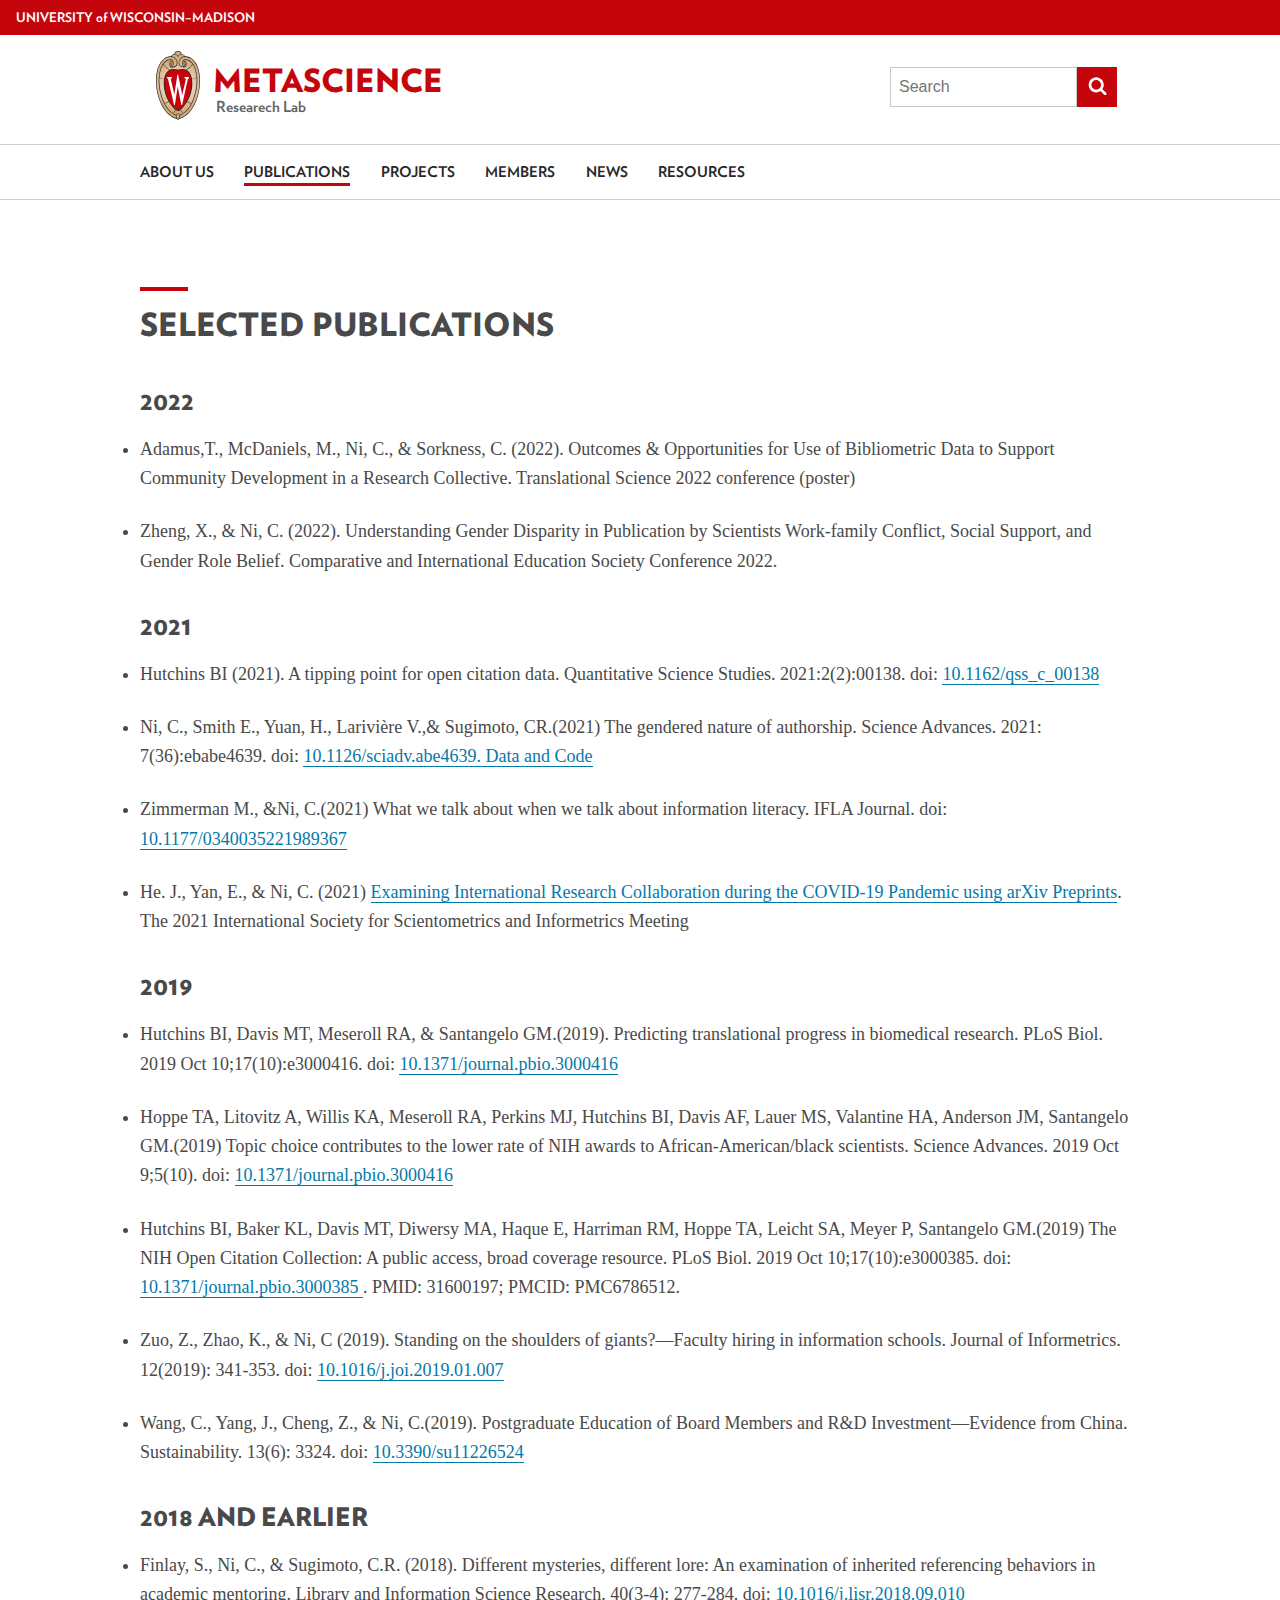
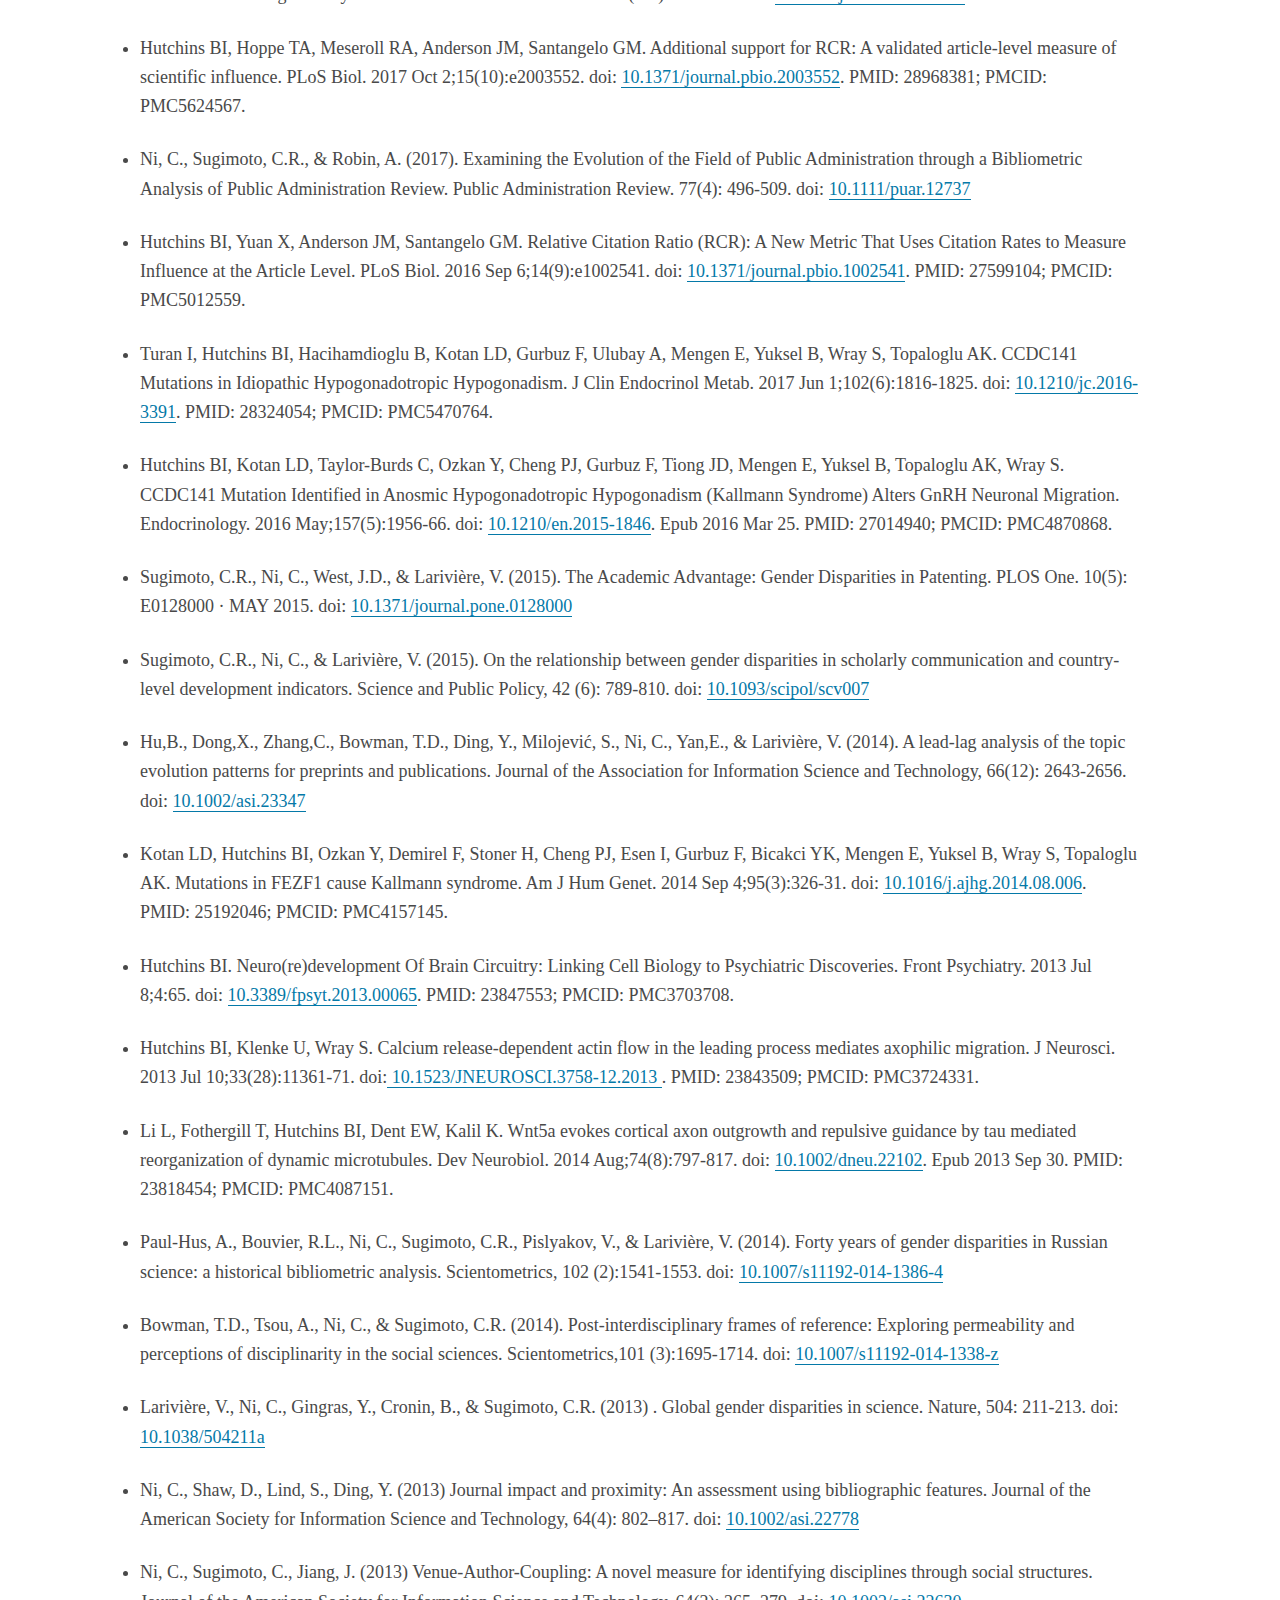
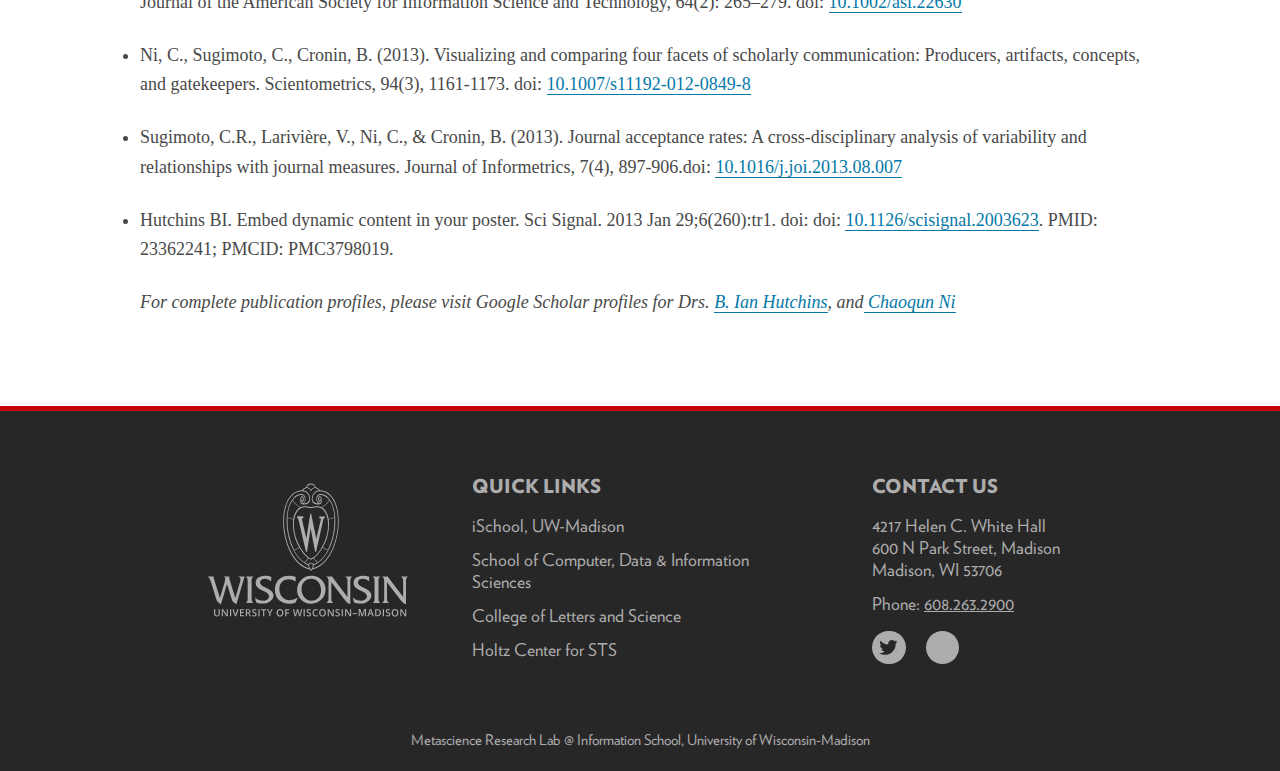
<file: publications.html>
<!DOCTYPE html>
<html lang="en-US" class="no-js">

<head>
    <meta charset="utf-8">
    <title>
        Publications
    </title>
    <meta name="viewport" content="width=device-width, initial-scale=1">
    <link rel="apple-touch-icon" sizes="180x180" href="images/favicons/apple-touch-icon.png">
    <link rel="icon" type="image/png" sizes="32x32" href="images/favicons/favicon-32x32.png">
    <link rel="icon" type="image/png" sizes="16x16" href="images/favicons/favicon-16x16.png">
    <link rel="manifest" href="site.webmanifest">
    <link rel="mask-icon" href="images/favicons/safari-pinned-tab.svg" color="#c5050c">
    <link rel="shortcut icon" href="favicon.ico">
    <meta name="msapplication-TileColor" content="#c5050c">
    <meta name="msapplication-config" content="browserconfig.xml">
    <meta name="theme-color" content="#ffffff">
    <link rel="stylesheet" href="fonts/uw160/fonts.0.0.1.css">
    <link rel="stylesheet" href="css/uw-style.css?version=2.3.1">
    <link rel="stylesheet" href="css/exportStyle.css">
    <script>(function (H) { H.className = H.className.replace(/\bno-js\b/, '') })(document.documentElement)</script>
    <!-- HTML5 shim and Respond.js IE8 support of HTML5 elements and media queries -->
    <!--[if lt IE 9]>
      <script src="https://oss.maxcdn.com/libs/html5shiv/3.7.0/html5shiv.js"></script>
      <script src="https://oss.maxcdn.com/libs/respond.js/1.4.2/respond.min.js"></script>
    <![endif]-->
</head>

<body>
    <a class="uw-show-on-focus" href="#main" id="uw-skip-link">Skip to main content</a>
    <div class="uw-global-bar" role="navigation">
        <a class="uw-global-name-link" href="http://www.wisc.edu" aria-label="University home page">U<span>niversity
                <span class="uw-of">of</span> </span>W<span>isconsin</span>–Madison</a>
    </div>
    <header id="branding" class="uw-header uw-has-search">
        <div class="uw-header-container">
            <div class="uw-header-crest-title">
                <div class="uw-header-crest">
                    <a href="http://www.wisc.edu"><img class="uw-crest-svg" src="images/uw-crest.svg"
                            alt="Link to University of Wisconsin-Madison home page"></a>
                </div>
                <div class="uw-title-tagline">
                    <h1 id="site-title" class="uw-site-title">
                        <a href="" rel="home">Metascience</a>
                    </h1>
                    <div id="site-description" class="uw-site-tagline">Researech Lab</div>
                </div>
            </div>
            <div class="uw-header-search">
                <form role="search" method="get" action="" class="uw-search-form form-inline collapse">
                    <label for="s" class="uw-show-for-sr-only">Search this site</label>
                    <input type="text" class="uw-search-input" placeholder="Search" name="s" id="s" value="">
                    <button class="unstyle uw-search-submit" type="submit">
                        <svg aria-hidden="true" role="presentation">
                            <use xmlns:xlink="http://www.w3.org/1999/xlink" xlink:href="#uw-symbol-search"></use>
                        </svg>
                        <span class="uw-show-for-sr-only">Submit search</span>
                    </button>
                </form>
            </div>
        </div>
    </header>
    <button class="uw-mobile-menu-button-bar uw-mobile-menu-button-bar-reversed uw-is-closed " data-menu="uw-top-menus"
        aria-label="Open menu" aria-expanded="false" aria-controls="uw-top-menus">Menu<svg aria-hidden="true"
            focusable="false">
            <use xmlns:xlink="http://www.w3.org/1999/xlink" xlink:href="#uw-symbol-menu"></use>
        </svg><svg aria-hidden="true" focusable="false">
            <use xmlns:xlink="http://www.w3.org/1999/xlink" xlink:href="#uw-symbol-close"></use>
        </svg></button>


    <div id="uw-top-menus" class="uw-is-visible uw-horizontal" aria-hidden="false">
        <div class="uw-main-nav">
            <nav class="uw-nav-menu uw-nav-menu-reverse" aria-label="Main Menu">
                <ul id="uw-main-nav">
                    
                    <li>
                        <a href="index.html" aria-current="page">About us</a>
                    </li>
                    <li class="current-menu-item">
                        <a href="publications.html" aria-current="page">publications</a>
                    </li>
                    <li>
                        <a href="projects.html" aria-current="page">projects</a>
                    </li>
                    <li>
                        <a href="members.html" aria-current="page">members</a>
                    </li>
                    <li>
                        <a href="news.html" aria-current="page">News</a>
                    </li>
                    <li>
                        <a href="resources.html" aria-current="page">resources</a>
                    </li>
                </ul>
            </nav>
        </div>
        <div class="uw-secondary-nav">
            <nav class="uw-nav-menu uw-nav-menu-secondary" aria-label="Secondary Menu">
               <!--  <ul>
                    <li id="menu-news" class="uw-dropdown">
                        <a href="http://news.wisc.edu" aria-haspopup="true" aria-expanded="false">
                            News<svg aria-hidden="true" class="uw-caret" focusable="false">
                                <use xmlns:xlink="http://www.w3.org/1999/xlink" xlink:href="#uw-symbol-caret-down">
                                </use>
                            </svg><svg aria-hidden="true" class="uw-caret" focusable="false">
                                <use xmlns:xlink="http://www.w3.org/1999/xlink" xlink:href="#uw-symbol-caret-up"></use>
                            </svg>
                        </a>
                        <ul aria-hidden="true" aria-label="News submenu" class="uw-child-menu">
                            <li>
                                <a href="http://localhost:8001/about/">About</a>
                            </li>
                            <li>
                                <a href="http://localhost:8001/contact-us/our-location/">Our Location</a>
                            </li>
                            <li>
                                <a href="http://localhost:8001/news/">News</a>
                            </li>
                        </ul>
                    </li>
                    <li>
                        <a href="http://today.wisc.edu">Calendar</a>
                    </li>
                    <li>
                        <a href="http://map.wisc.edu">Map</a>
                    </li>
                </ul>-->
            </nav>
        </div>
    </div>

    <main class="uw-pad-xl" id="main">
        <div class="uw-body">
            <div class="centerBox">
                <div class="flex-item flex-column">
                    <h1 class="page-title uw-mini-bar">Selected Publications</h1>
                    <h2>2022</h2>
                    <li>Adamus,T., McDaniels, M., Ni, C., &amp; Sorkness, C. (2022). Outcomes &amp; Opportunities
                        for Use of Bibliometric Data to Support Community Development in a Research Collective.
                        Translational Science 2022 conference (poster)</li>
                    <li>Zheng, X., &amp; Ni, C. (2022). Understanding Gender Disparity in Publication by Scientists
                        Work-family Conflict, Social Support, and Gender Role Belief. Comparative and International
                        Education Society Conference 2022.</li>
                    <h2>2021</h2>
                    <li>Hutchins BI (2021). A tipping point for
                            open citation data.</a> Quantitative Science Studies. 2021:2(2):00138. doi: <a
                            href="https://doi.org/10.1162/qss_c_00138" target="_blank">10.1162/qss_c_00138</a> </li>
                    <li>Ni, C., Smith E., Yuan, H., Larivière V.,&amp; Sugimoto, CR.(2021) The gendered
                            nature of authorship</a>. Science Advances. 2021: 7(36):ebabe4639. doi: <a
                            href="https://www.science.org/doi/10.1126/sciadv.abe4639" target="_blank"> 10.1126/sciadv.abe4639. </a> <a
                            href="https://github.com/UWMadisonMetaScience/gendered_authorship">Data and Code</a> </li>
                    <li>Zimmerman M., &amp;Ni, C.(2021) What we
                            talk about when we talk about information literacy</a>. IFLA Journal. doi: <a
                            href="https://journals.sagepub.com/doi/pdf/10.1177/0340035221989367" target="_blank">10.1177/0340035221989367</a> </li>
                    <li>He. J., Yan, E., &amp; Ni, C. (2021) <a href="papers/COVID.pdf" target="_blank">Examining International
                            Research Collaboration during the COVID-19 Pandemic using arXiv Preprints</a>. The
                        2021 International Society for Scientometrics and Informetrics Meeting </li>
                    <h2>2019</h2>
                    <li>Hutchins BI, Davis MT, Meseroll RA, &amp; Santangelo GM.(2019). Predicting translational progress in biomedical research</a>. PLoS Biol.
                        2019 Oct 10;17(10):e3000416. doi: <a
                            href="https://journals.plos.org/plosbiology/article?id=10.1371/journal.pbio.3000416"
                            target="_blank">10.1371/journal.pbio.3000416</a></li>
                    <li>Hoppe TA, Litovitz A, Willis KA, Meseroll RA, Perkins MJ, Hutchins BI, Davis AF, Lauer MS,
                            Valantine HA, Anderson JM, Santangelo GM.(2019)
                        Topic choice contributes to the lower rate of NIH awards to African-American/black scientists. Science
                        Advances. 2019 Oct 9;5(10). doi: <a href="https://doi.org/10.1371/journal.pbio.3000416"
                            target="_blank">10.1371/journal.pbio.3000416</a> </li>
                    <li>Hutchins BI, Baker KL, Davis MT, Diwersy MA, Haque E, Harriman RM, Hoppe TA, Leicht SA, Meyer P,
                        Santangelo GM.(2019) The NIH Open Citation Collection: A public access, broad coverage resource. PLoS
                        Biol. 2019 Oct 10;17(10):e3000385. doi: <a href="https://doi.org/10.1371/journal.pbio.3000385"
                            target="_blank">10.1371/journal.pbio.3000385 </a>. PMID: 31600197; PMCID: PMC6786512. </li>
                    <li>Zuo, Z., Zhao, K., &amp; Ni, C (2019). Standing on the shoulders of giants?—Faculty hiring in
                        information schools. Journal of Informetrics. 12(2019): 341-353. doi: <a
                            href="https://doi.org/10.1016/j.joi.2019.01.007"
                            target="_blank">10.1016/j.joi.2019.01.007</a> </li>
                    <li> Wang, C., Yang, J., Cheng, Z., & Ni, C.(2019). Postgraduate Education of Board Members and
                        R&amp;D Investment—Evidence from China. Sustainability. 13(6): 3324. doi: <a href="ttps://doi.org/10.3390/su11226524" target="_blank">10.3390/su11226524</a></li>
                    <h2>2018 and earlier</h2>
                    <li> Finlay, S., Ni, C., & Sugimoto, C.R. (2018). Different mysteries, different lore: An examination
                        of inherited referencing behaviors in academic mentoring. Library and Information Science
                        Research. 40(3-4): 277-284. doi: <a href="https://doi.org/10.1016/j.lisr.2018.09.010"
                            target="_blank">10.1016/j.lisr.2018.09.010 </a> </li>
                    <li> Hutchins BI, Hoppe TA, Meseroll RA, Anderson JM, Santangelo GM. Additional support for RCR: A
                        validated article-level measure of scientific influence. PLoS Biol. 2017 Oct 2;15(10):e2003552.
                        doi: <a href="https://doi.org/10.1371/journal.pbio.2003552" target="_blank">10.1371/journal.pbio.2003552</a>. PMID: 28968381; PMCID: PMC5624567.</li>
                    <li> Ni, C., Sugimoto, C.R., & Robin, A. (2017). Examining the Evolution of the Field of Public
                        Administration through a Bibliometric Analysis of Public Administration Review. Public
                        Administration Review. 77(4): 496-509. doi: <a href="https://doi.org/10.1111/puar.12737" target="_blank">10.1111/puar.12737</a></li>
                    <li> Hutchins BI, Yuan X, Anderson JM, Santangelo GM. Relative Citation Ratio (RCR): A New Metric
                        That Uses Citation Rates to Measure Influence at the Article Level. PLoS Biol. 2016 Sep
                        6;14(9):e1002541. doi: <a href="https://doi.org/10.1371/journal.pbio.1002541" target="_blank">10.1371/journal.pbio.1002541</a>. PMID: 27599104; PMCID: PMC5012559.</li>
                    <li>Turan I, Hutchins BI, Hacihamdioglu B, Kotan LD, Gurbuz F, Ulubay A, Mengen E, Yuksel B, Wray S,
                        Topaloglu AK. CCDC141 Mutations in Idiopathic Hypogonadotropic Hypogonadism. J Clin Endocrinol
                        Metab. 2017 Jun 1;102(6):1816-1825. doi: <a href="https://doi.org/10.1210/jc.2016-3391" target="_blank">10.1210/jc.2016-3391</a>. PMID: 28324054; PMCID: PMC5470764.</li>
                    <li>Hutchins BI, Kotan LD, Taylor-Burds C, Ozkan Y, Cheng PJ, Gurbuz F, Tiong JD, Mengen E, Yuksel
                        B, Topaloglu AK, Wray S. CCDC141 Mutation Identified in Anosmic Hypogonadotropic Hypogonadism
                        (Kallmann Syndrome) Alters GnRH Neuronal Migration. Endocrinology. 2016 May;157(5):1956-66. doi: <a href="https://doi.org/10.1210/en.2015-1846" target="_blank">10.1210/en.2015-1846</a>. Epub 2016 Mar 25. PMID: 27014940; PMCID: PMC4870868.</li>
                    <li>Sugimoto, C.R., Ni, C., West, J.D., & Larivière, V. (2015). The Academic Advantage: Gender
                        Disparities in Patenting. PLOS One. 10(5): E0128000 · MAY 2015. doi: <a href="https://doi.org/10.1371/journal.pone.0128000" target="_blank">10.1371/journal.pone.0128000</a></li>
                    <li>Sugimoto, C.R., Ni, C., & Larivière, V. (2015). On the relationship between gender disparities in
                        scholarly communication and country-level development indicators. Science and Public Policy, 42
                        (6): 789-810. doi: <a href="https://doi.org/10.1093/scipol/scv007" target="_blank">10.1093/scipol/scv007</a></li>
                    <li>Hu,B., Dong,X., Zhang,C., Bowman, T.D., Ding, Y., Milojević, S., Ni, C., Yan,E., & Larivière, V.
                        (2014). A lead‐lag analysis of the topic evolution patterns for preprints and publications.
                        Journal of the Association for Information Science and Technology, 66(12): 2643-2656. doi: <a href="https://doi.org/10.1002/asi.23347" target="_blank">10.1002/asi.23347 </a></li>
                    <li>Kotan LD, Hutchins BI, Ozkan Y, Demirel F, Stoner H, Cheng PJ, Esen I, Gurbuz F, Bicakci YK,
                        Mengen E, Yuksel B, Wray S, Topaloglu AK. Mutations in FEZF1 cause Kallmann syndrome. Am J Hum
                        Genet. 2014 Sep 4;95(3):326-31. doi: <a href="https://doi.org/10.1016/j.ajhg.2014.08.006" target="_blank">10.1016/j.ajhg.2014.08.006</a>. PMID: 25192046; PMCID:
                        PMC4157145.</li>
                    <li>Hutchins BI. Neuro(re)development Of Brain Circuitry: Linking Cell Biology to Psychiatric
                        Discoveries. Front Psychiatry. 2013 Jul 8;4:65. doi: <a href="https://doi.org/10.3389/fpsyt.2013.00065" target="_blank"> 10.3389/fpsyt.2013.00065</a>. PMID: 23847553; PMCID: PMC3703708.</li>
                    <li>Hutchins BI, Klenke U, Wray S. Calcium release-dependent actin flow in the leading process
                        mediates axophilic migration. J Neurosci. 2013 Jul 10;33(28):11361-71. doi:<a href="https://doi.org/10.1523/JNEUROSCI.3758-12.2013" target="_blank">
                        10.1523/JNEUROSCI.3758-12.2013 </a>. PMID: 23843509; PMCID: PMC3724331.</li>
                    <li>Li L, Fothergill T, Hutchins BI, Dent EW, Kalil K. Wnt5a evokes cortical axon outgrowth and
                        repulsive guidance by tau mediated reorganization of dynamic microtubules. Dev Neurobiol. 2014
                        Aug;74(8):797-817. doi: <a href="https://doi.org/10.1002/dneu.22102" target="_blank">10.1002/dneu.22102</a>. Epub 2013 Sep 30. PMID: 23818454; PMCID: PMC4087151.
                    </li>
                    <li>Paul-Hus, A., Bouvier, R.L., Ni, C., Sugimoto, C.R., Pislyakov, V., &amp; Larivière, V. (2014).
                        Forty years of gender disparities in Russian science: a historical bibliometric analysis.
                        Scientometrics, 102 (2):1541-1553. doi: <a href="https://doi.org/10.1007/s11192-014-1386-4" target="_blank">10.1007/s11192-014-1386-4</a></li>
                    <li>Bowman, T.D., Tsou, A., Ni, C., &amp; Sugimoto, C.R. (2014). Post-interdisciplinary frames of
                        reference: Exploring permeability and perceptions of disciplinarity in the social sciences.
                        Scientometrics,101 (3):1695-1714. doi: <a href="https://doi.org/10.1007/s11192-014-1338-z" target="_blank">10.1007/s11192-014-1338-z</a></li>
                    <li>Larivière, V., Ni, C., Gingras, Y., Cronin, B., &amp; Sugimoto, C.R. (2013) . Global gender
                        disparities in science. Nature, 504: 211-213. doi: <a href="https://doi.org/10.1038/504211a" target="_blank">10.1038/504211a</a></li>
                    <li>Ni, C., Shaw, D., Lind, S., Ding, Y. (2013) Journal impact and proximity: An assessment using
                        bibliographic features. Journal of the American Society for Information Science and Technology,
                        64(4): 802–817. doi: <a href="https://doi.org/10.1002/asi.22778" target="_blank">10.1002/asi.22778</a></li>
                    <li>Ni, C., Sugimoto, C., Jiang, J. (2013) Venue-Author-Coupling: A novel measure for identifying
                        disciplines through social structures. Journal of the American Society for Information Science
                        and Technology, 64(2): 265–279. doi: <a href="https://doi.org/10.1002/asi.22630" target="_blank">10.1002/asi.22630</a></li>
                    <li>Ni, C., Sugimoto, C., Cronin, B. (2013). Visualizing and comparing four facets of scholarly
                        communication: Producers, artifacts, concepts, and gatekeepers. Scientometrics, 94(3),
                        1161-1173. doi: <a href="https://doi.org/10.1007/s11192-012-0849-8" target="_blank">10.1007/s11192-012-0849-8</a></li>
                    <li>Sugimoto, C.R., Larivière, V., Ni, C., &amp; Cronin, B. (2013). Journal acceptance rates: A
                        cross-disciplinary analysis of variability and relationships with journal measures. Journal of
                        Informetrics, 7(4), 897-906.doi: <a href="https://doi.org/10.1016/j.joi.2013.08.007" target="_blank">10.1016/j.joi.2013.08.007</a></li>
                    <li>Hutchins BI. Embed dynamic content in your poster. Sci Signal. 2013 Jan 29;6(260):tr1. doi:
                        doi: <a href="https://doi.org/10.1126/scisignal.2003623" target="_blank">10.1126/scisignal.2003623</a>. PMID: 23362241; PMCID: PMC3798019.</li>

                    <p><i>For complete publication profiles, please visit Google Scholar profiles for Drs. <a href="https://scholar.google.com/citations?user=JDnuProAAAAJ&hl=en" target="_blank">B. Ian Hutchins</a>, and<a href="https://scholar.google.com/citations?hl=en&user=aSuMS0oAAAAJ" target="_blank"> Chaoqun Ni</a></i></p>
                    <!--End List of Projects-->
                    <!-------------------------------------------------------------------------------------------->
                    <!--Start Credits                    <div class="flex-row">
                        <div class="flex-item flex-item-stretch flex-column">
                            <p class="text text-small text-italic">
                                Credits: <span class="highlight-text">Metascience Research Lab @ Information School,
                                    University of Wisconsin-Madison</span>
                            </p>
                        </div>
                    </div>
                    End Credits-->

                    <!-------------------------------------------------------------------------------------------->
                </div>
            </div>


        </div>


    </main>

    <footer id="colophon" class="uw-footer">
        <div class="uw-footer-content">
          <div class="uw-logo">
            <a href="http://www.wisc.edu" aria-label="Link to main university website">
              <svg aria-hidden="true" focusable="false">
                <use xmlns:xlink="http://www.w3.org/1999/xlink" xlink:href="#uw-symbol-crest-footer"></use>
              </svg>
            </a>
          </div>
          <!--<div class="uw-footer-menu" role="complementary">
            <h3 class="uw-footer-header">Partners</h3>
            <ul>
              <li><a href="https://students.wisc.edu/">Division of Student Life</a></li>
                <li><a href="http://provost.wisc.edu/climate.htm">Division of Diversity, Equity &amp; Educational Achievement</a></li>
                <li><a href="https://chancellor.wisc.edu/">Office of the Chancellor</a></li>
                <li><a href="https://universityrelations.wisc.edu/">University Relations</a></li>
                <li><a href="https://msc.wisc.edu/">Multicultural Student Center</a></li>
                <li><a href="http://www.oed.wisc.edu/">Office for Equity and Diversity</a></li> 
            </ul>
          </div>-->
          <div class="uw-footer-menu" role="complementary">
            <h3 class="uw-footer-header">Quick Links</h3>
            <ul>
                <li><a href="https://ischool.wisc.edu/" target="_blank">iSchool, UW-Madison</a></li>
                <li><a href="https://cdis.wisc.edu/" target="_blank">School of Computer, Data & Information Sciences</a></li>
                <li><a href="https://ls.wisc.edu/" target="_blank">College of Letters and Science</a></li>
                <li><a href="https://sts.wisc.edu/" target="_blank">Holtz Center for STS</a></li>

              <!-- <li><a href="http://www.wisc.edu/accessibility/">Accessibility</a></li>
                <li><a href="https://diversity.wisc.edu/">Diversity</a></li>
                <li><a href="http://www.wisc.edu/governance/">Governance</a></li>
                <li><a href="http://www.wisc.edu/policies/">Policies</a></li>
                <li><a href="http://uwpd.wisc.edu/">Safety</a></li>
                <li><a href="http://www.oed.wisc.edu/title-ix.htm">Title IX</a></li> -->
            </ul>
          </div>
    
          <div class="uw-footer-contact">
            <h3 class="uw-footer-header">Contact Us</h3>
            <ul class="uw-contact-list">
                <li class="uw-contact-item"> 4217 Helen C. White Hall <br>
                    600 N Park Street, Madison<br>
                  Madison, WI 53706</li>
                  <li class="uw-contact-item">Phone: <a href="tel:6608.263.2900">608.263.2900</a></li>



              <!-- <li class="uw-contact-item">Email: <a href="mailto:email@wisc.edu">email@wisc.edu</a></li>
                <li class="uw-contact-item">Phone: <a href="tel:608-555-5555">608-555-5555</a></li> -->
              <li>
                <ul class="uw-social-icons">
                 <li id="uw-icon-twitter" class="uw-social-icon">
                      <a aria-label="twitter" href="https://twitter.com" target="_blank"><svg aria-hidden="true" focusable="false"><use xmlns:xlink="http://www.w3.org/1999/xlink" xlink:href="#uw-symbol-twitter"></use></svg></a>
                    </li>
                    <li id="uw-icon-github" class="uw-social-icon">
                      <a aria-label="github" href="https://github.com/MetascienceLab" target="_blank"><svg aria-hidden="true" focusable="false"><use xmlns:xlink="http://www.w3.org/1999/xlink" xlink:href="#uw-symbol-github"></use></svg></a>
                    </li>
                    <!--  <li id="uw-icon-instagram" class="uw-social-icon">
                      <a aria-label="instagram" href="https://www.instagram.com"><svg aria-hidden="true" focusable="false"><use xmlns:xlink="http://www.w3.org/1999/xlink" xlink:href="#uw-symbol-instagram"></use></svg></a>
                    </li>
                    <li id="uw-icon-facebook" class="uw-social-icon">
                      <a aria-label="facebook" href="https://facebook.com/"><svg aria-hidden="true" focusable="false"><use xmlns:xlink="http://www.w3.org/1999/xlink" xlink:href="#uw-symbol-facebook"></use></svg></a>
                    </li> -->
                </ul>
              </li>
            </ul>
          </div>
        </div>
    
        <div class="uw-copyright">
          <p>Metascience Research Lab @ Information School, University of Wisconsin-Madison</p>
        </div>
      </footer>

    <svg aria-hidden="true" style="display: inline; height: 0; position: absolute;"
        xmlns:xlink="http://www.w3.org/1999/xlink">
        <title>Site icons</title>
        <defs>
            <symbol id="uw-symbol-more" viewBox="0,0,1792,1792">
                <title id="title">More</title>
                <path
                    d="M979 960q0 13-10 23l-466 466q-10 10-23 10t-23-10l-50-50q-10-10-10-23t10-23l393-393-393-393q-10-10-10-23t10-23l50-50q10-10 23-10t23 10l466 466q10 10 10 23zm384 0q0 13-10 23l-466 466q-10 10-23 10t-23-10l-50-50q-10-10-10-23t10-23l393-393-393-393q-10-10-10-23t10-23l50-50q10-10 23-10t23 10l466 466q10 10 10 23z">
                </path>
            </symbol>
            <symbol id="uw-symbol-menu" viewBox="0 0 1024 1024">
                <title id="svg-menu">open menu</title>
                <path class="path1" d="M128 256h768v86h-768v-86zM128 554v-84h768v84h-768zM128 768v-86h768v86h-768z">
                </path>
            </symbol>
            <symbol id="uw-symbol-close" viewBox="0 0 805 1024">
                <title>close</title>
                <path class="path1"
                    d="M741.714 755.429q0 22.857-16 38.857l-77.714 77.714q-16 16-38.857 16t-38.857-16l-168-168-168 168q-16 16-38.857 16t-38.857-16l-77.714-77.714q-16-16-16-38.857t16-38.857l168-168-168-168q-16-16-16-38.857t16-38.857l77.714-77.714q16-16 38.857-16t38.857 16l168 168 168-168q16-16 38.857-16t38.857 16l77.714 77.714q16 16 16 38.857t-16 38.857l-168 168 168 168q16 16 16 38.857z">
                </path>
            </symbol>
            <symbol id="uw-symbol-search" viewBox="0 0 951 1024">
                <title>search</title>
                <path class="path1"
                    d="M658.286 475.429q0-105.714-75.143-180.857t-180.857-75.143-180.857 75.143-75.143 180.857 75.143 180.857 180.857 75.143 180.857-75.143 75.143-180.857zM950.857 950.857q0 29.714-21.714 51.429t-51.429 21.714q-30.857 0-51.429-21.714l-196-195.429q-102.286 70.857-228 70.857-81.714 0-156.286-31.714t-128.571-85.714-85.714-128.571-31.714-156.286 31.714-156.286 85.714-128.571 128.571-85.714 156.286-31.714 156.286 31.714 128.571 85.714 85.714 128.571 31.714 156.286q0 125.714-70.857 228l196 196q21.143 21.143 21.143 51.429z">
                </path>
            </symbol>
            <symbol id="uw-symbol-search-gray" viewBox="0 0 951 1024">
                <title>search</title>
                <path class="path1"
                    d="M658.286 475.429q0-105.714-75.143-180.857t-180.857-75.143-180.857 75.143-75.143 180.857 75.143 180.857 180.857 75.143 180.857-75.143 75.143-180.857zM950.857 950.857q0 29.714-21.714 51.429t-51.429 21.714q-30.857 0-51.429-21.714l-196-195.429q-102.286 70.857-228 70.857-81.714 0-156.286-31.714t-128.571-85.714-85.714-128.571-31.714-156.286 31.714-156.286 85.714-128.571 128.571-85.714 156.286-31.714 156.286 31.714 128.571 85.714 85.714 128.571 31.714 156.286q0 125.714-70.857 228l196 196q21.143 21.143 21.143 51.429z">
                </path>
            </symbol>
            <symbol id="uw-symbol-search-in-blank" viewBox="0 0 951 1024">
                <title>search</title>
                <path class="path1"
                    d="M658.286 475.429q0-105.714-75.143-180.857t-180.857-75.143-180.857 75.143-75.143 180.857 75.143 180.857 180.857 75.143 180.857-75.143 75.143-180.857zM950.857 950.857q0 29.714-21.714 51.429t-51.429 21.714q-30.857 0-51.429-21.714l-196-195.429q-102.286 70.857-228 70.857-81.714 0-156.286-31.714t-128.571-85.714-85.714-128.571-31.714-156.286 31.714-156.286 85.714-128.571 128.571-85.714 156.286-31.714 156.286 31.714 128.571 85.714 85.714 128.571 31.714 156.286q0 125.714-70.857 228l196 196q21.143 21.143 21.143 51.429z">
                </path>
            </symbol>
            <symbol id="uw-symbol-envelope" viewBox="0 0 1024 1024">
                <title>envelope</title>
                <path class="path1"
                    d="M1024 405.714v453.714q0 37.714-26.857 64.571t-64.571 26.857h-841.143q-37.714 0-64.571-26.857t-26.857-64.571v-453.714q25.143 28 57.714 49.714 206.857 140.571 284 197.143 32.571 24 52.857 37.429t54 27.429 62.857 14h1.143q29.143 0 62.857-14t54-27.429 52.857-37.429q97.143-70.286 284.571-197.143 32.571-22.286 57.143-49.714zM1024 237.714q0 45.143-28 86.286t-69.714 70.286q-214.857 149.143-267.429 185.714-5.714 4-24.286 17.429t-30.857 21.714-29.714 18.571-32.857 15.429-28.571 5.143h-1.143q-13.143 0-28.571-5.143t-32.857-15.429-29.714-18.571-30.857-21.714-24.286-17.429q-52-36.571-149.714-104.286t-117.143-81.429q-35.429-24-66.857-66t-31.429-78q0-44.571 23.714-74.286t67.714-29.714h841.143q37.143 0 64.286 26.857t27.143 64.571z">
                </path>
            </symbol>
            <symbol id="uw-symbol-pinterest" class="uw-social-symbols" viewBox="0 0 731 1024">
                <title>pinterest-p</title>
                <path class="path1"
                    d="M0 341.143q0-61.714 21.429-116.286t59.143-95.143 86.857-70.286 105.714-44.571 115.429-14.857q90.286 0 168 38t126.286 110.571 48.571 164q0 54.857-10.857 107.429t-34.286 101.143-57.143 85.429-82.857 58.857-108 22q-38.857 0-77.143-18.286t-54.857-50.286q-5.714 22.286-16 64.286t-13.429 54.286-11.714 40.571-14.857 40.571-18.286 35.714-26.286 44.286-35.429 49.429l-8 2.857-5.143-5.714q-8.571-89.714-8.571-107.429 0-52.571 12.286-118t38-164.286 29.714-116q-18.286-37.143-18.286-96.571 0-47.429 29.714-89.143t75.429-41.714q34.857 0 54.286 23.143t19.429 58.571q0 37.714-25.143 109.143t-25.143 106.857q0 36 25.714 59.714t62.286 23.714q31.429 0 58.286-14.286t44.857-38.857 32-54.286 21.714-63.143 11.429-63.429 3.714-56.857q0-98.857-62.571-154t-163.143-55.143q-114.286 0-190.857 74t-76.571 187.714q0 25.143 7.143 48.571t15.429 37.143 15.429 26 7.143 17.429q0 16-8.571 41.714t-21.143 25.714q-1.143 0-9.714-1.714-29.143-8.571-51.714-32t-34.857-54-18.571-61.714-6.286-60.857z">
                </path>
            </symbol>
            <symbol id="uw-symbol-twitter" class="uw-social-symbols" viewBox="0 0 951 1024">
                <title>twitter</title>
                <path class="path1"
                    d="M925.714 233.143q-38.286 56-92.571 95.429 0.571 8 0.571 24 0 74.286-21.714 148.286t-66 142-105.429 120.286-147.429 83.429-184.571 31.143q-154.857 0-283.429-82.857 20 2.286 44.571 2.286 128.571 0 229.143-78.857-60-1.143-107.429-36.857t-65.143-91.143q18.857 2.857 34.857 2.857 24.571 0 48.571-6.286-64-13.143-106-63.714t-42-117.429v-2.286q38.857 21.714 83.429 23.429-37.714-25.143-60-65.714t-22.286-88q0-50.286 25.143-93.143 69.143 85.143 168.286 136.286t212.286 56.857q-4.571-21.714-4.571-42.286 0-76.571 54-130.571t130.571-54q80 0 134.857 58.286 62.286-12 117.143-44.571-21.143 65.714-81.143 101.714 53.143-5.714 106.286-28.571z">
                </path>
            </symbol>
            <symbol id="uw-symbol-youtube" class="uw-social-symbols" viewBox="0 0 878 1024">
                <title>youtube</title>
                <path class="path1"
                    d="M554.857 710.857v120.571q0 38.286-22.286 38.286-13.143 0-25.714-12.571v-172q12.571-12.571 25.714-12.571 22.286 0 22.286 38.286zM748 711.429v26.286h-51.429v-26.286q0-38.857 25.714-38.857t25.714 38.857zM196 586.857h61.143v-53.714h-178.286v53.714h60v325.143h57.143v-325.143zM360.571 912h50.857v-282.286h-50.857v216q-17.143 24-32.571 24-10.286 0-12-12-0.571-1.714-0.571-20v-208h-50.857v223.429q0 28 4.571 41.714 6.857 21.143 33.143 21.143 27.429 0 58.286-34.857v30.857zM605.714 827.429v-112.571q0-41.714-5.143-56.571-9.714-32-40.571-32-28.571 0-53.143 30.857v-124h-50.857v378.857h50.857v-27.429q25.714 31.429 53.143 31.429 30.857 0 40.571-31.429 5.143-15.429 5.143-57.143zM798.857 821.714v-7.429h-52q0 29.143-1.143 34.857-4 20.571-22.857 20.571-26.286 0-26.286-39.429v-49.714h102.286v-58.857q0-45.143-15.429-66.286-22.286-29.143-60.571-29.143-38.857 0-61.143 29.143-16 21.143-16 66.286v98.857q0 45.143 16.571 66.286 22.286 29.143 61.714 29.143 41.143 0 61.714-30.286 10.286-15.429 12-30.857 1.143-5.143 1.143-33.143zM451.429 300v-120q0-39.429-24.571-39.429t-24.571 39.429v120q0 40 24.571 40t24.571-40zM862.286 729.143q0 133.714-14.857 200-8 33.714-33.143 56.571t-58.286 26.286q-105.143 12-317.143 12t-317.143-12q-33.143-3.429-58.571-26.286t-32.857-56.571q-14.857-64-14.857-200 0-133.714 14.857-200 8-33.714 33.143-56.571t58.857-26.857q104.571-11.429 316.571-11.429t317.143 11.429q33.143 4 58.571 26.857t32.857 56.571q14.857 64 14.857 200zM292 0h58.286l-69.143 228v154.857h-57.143v-154.857q-8-42.286-34.857-121.143-21.143-58.857-37.143-106.857h60.571l40.571 150.286zM503.429 190.286v100q0 46.286-16 67.429-21.143 29.143-60.571 29.143-38.286 0-60-29.143-16-21.714-16-67.429v-100q0-45.714 16-66.857 21.714-29.143 60-29.143 39.429 0 60.571 29.143 16 21.143 16 66.857zM694.857 97.714v285.143h-52v-31.429q-30.286 35.429-58.857 35.429-26.286 0-33.714-21.143-4.571-13.714-4.571-42.857v-225.143h52v209.714q0 18.857 0.571 20 1.714 12.571 12 12.571 15.429 0 32.571-24.571v-217.714h52z">
                </path>
            </symbol>
            <symbol id="uw-symbol-facebook" class="uw-social-symbols" viewBox="0 0 602 1024">
                <title>facebook</title>
                <path class="path1"
                    d="M548 6.857v150.857h-89.714q-49.143 0-66.286 20.571t-17.143 61.714v108h167.429l-22.286 169.143h-145.143v433.714h-174.857v-433.714h-145.714v-169.143h145.714v-124.571q0-106.286 59.429-164.857t158.286-58.571q84 0 130.286 6.857z">
                </path>
            </symbol>
            <symbol id="uw-symbol-instagram" class="uw-social-symbols" viewBox="0 0 878 1024">
                <title>instagram</title>
                <path class="path1"
                    d="M778.286 814.857v-370.286h-77.143q11.429 36 11.429 74.857 0 72-36.571 132.857t-99.429 96.286-137.143 35.429q-112.571 0-192.571-77.429t-80-187.143q0-38.857 11.429-74.857h-80.571v370.286q0 14.857 10 24.857t24.857 10h610.857q14.286 0 24.571-10t10.286-24.857zM616 510.286q0-70.857-51.714-120.857t-124.857-50q-72.571 0-124.286 50t-51.714 120.857 51.714 120.857 124.286 50q73.143 0 124.857-50t51.714-120.857zM778.286 304.571v-94.286q0-16-11.429-27.714t-28-11.714h-99.429q-16.571 0-28 11.714t-11.429 27.714v94.286q0 16.571 11.429 28t28 11.429h99.429q16.571 0 28-11.429t11.429-28zM877.714 185.714v652.571q0 46.286-33.143 79.429t-79.429 33.143h-652.571q-46.286 0-79.429-33.143t-33.143-79.429v-652.571q0-46.286 33.143-79.429t79.429-33.143h652.571q46.286 0 79.429 33.143t33.143 79.429z">
                </path>
            </symbol>
            <symbol id="uw-symbol-caret-up" viewBox="0 0 1792 1792">
                <title>Collapse</title>
                <path
                    d="M1395 1184q0 13-10 23l-50 50q-10 10-23 10t-23-10l-393-393-393 393q-10 10-23 10t-23-10l-50-50q-10-10-10-23t10-23l466-466q10-10 23-10t23 10l466 466q10 10 10 23z">
                </path>
            </symbol>
            <symbol id="uw-symbol-caret-down" viewBox="0 0 1792 1792">
                <title>Expand</title>
                <path
                    d="M1395 736q0 13-10 23l-466 466q-10 10-23 10t-23-10l-466-466q-10-10-10-23t10-23l50-50q10-10 23-10t23 10l393 393 393-393q10-10 23-10t23 10l50 50q10 10 10 23z">
                </path>
            </symbol>
            <symbol id="uw-symbol-chevron-right" viewBox="0 0 695 1024">
                <title id="svg-next-slide">next slide</title>
                <path class="path1"
                    d="M632.571 501.143l-424 424q-10.857 10.857-25.714 10.857t-25.714-10.857l-94.857-94.857q-10.857-10.857-10.857-25.714t10.857-25.714l303.429-303.429-303.429-303.429q-10.857-10.857-10.857-25.714t10.857-25.714l94.857-94.857q10.857-10.857 25.714-10.857t25.714 10.857l424 424q10.857 10.857 10.857 25.714t-10.857 25.714z">
                </path>
            </symbol>
            <symbol id="uw-symbol-chevron-left" viewBox="0 0 768 1024">
                <title id="svg-previous">previous slide</title>
                <path class="path1"
                    d="M669.143 172l-303.429 303.429 303.429 303.429q10.857 10.857 10.857 25.714t-10.857 25.714l-94.857 94.857q-10.857 10.857-25.714 10.857t-25.714-10.857l-424-424q-10.857-10.857-10.857-25.714t10.857-25.714l424-424q10.857-10.857 25.714-10.857t25.714 10.857l94.857 94.857q10.857 10.857 10.857 25.714t-10.857 25.714z">
                </path>
            </symbol>
            <symbol id="uw-symbol-crest-footer" viewBox="0 0 200 132.78">
                <title id="svg-crest-footer">Footer Crest</title>
                <path
                    d="M31.65,93.63c3,1.09,1.75,4.35,1,6.65L28.31,115l-5.4-17.44a8.47,8.47,0,0,1-.58-4.07H16.85v0.12c2.14,1.13,1.36,3.75.62,6.2l-4.55,15.31L7.14,96.41a7.23,7.23,0,0,1-.47-2.9H1v0.12c1.94,1.37,2.53,4,3.23,6.2l4.58,14.86c1.28,4.15,1.63,3.87,5.16,6.53L20,100.88l4.27,13.86c1.29,4.15,1.56,3.95,5.13,6.49l8.19-27.71h-6v0.12Z"
                    transform="translate(-1 -0.61)"></path>
                <path
                    d="M38.95,93.63c2,0.77,1.71,3.71,1.71,5.56v15.18c0,1.81.23,4.8-1.71,5.52V120h7.38v-0.12c-1.94-.77-1.71-3.71-1.71-5.52V99.19c0-1.81-.23-4.79,1.71-5.56V93.51H38.95v0.12Z"
                    transform="translate(-1 -0.61)"></path>
                <path
                    d="M53.12,99.43c0-2.78,2.8-3.67,5-3.67a8.68,8.68,0,0,1,6.1,2.54V93.75a18.9,18.9,0,0,0-5.79-.89c-4.74,0-9.75,1.94-9.75,7,0,8.54,13.36,7.41,13.36,13.7,0,2.82-3.34,4.19-5.55,4.19A13.17,13.17,0,0,1,48,114.41l1.13,5a19.44,19.44,0,0,0,7,1.21c6.06,0,10.41-4,10.41-8.34C66.49,104.87,53.12,104.95,53.12,99.43Z"
                    transform="translate(-1 -0.61)"></path>
                <path
                    d="M82.23,117.32c-6,0-9.87-5.28-9.87-11.2s3.73-9.91,9.09-9.91a13.15,13.15,0,0,1,7.19,2.3V93.87a30,30,0,0,0-7.07-1c-8,0-13.64,5.52-13.64,13.86,0,8.62,5.67,13.94,14.84,13.94a13.31,13.31,0,0,0,5.86-1.21l2-4.67H90.5A16.7,16.7,0,0,1,82.23,117.32Z"
                    transform="translate(-1 -0.61)"></path>
                <path
                    d="M104.63,92.83a14,14,0,0,0-14.57,13.85,13.83,13.83,0,0,0,14.18,14,14.09,14.09,0,0,0,14.29-14.18A13.63,13.63,0,0,0,104.63,92.83Zm-0.19,24.93c-6.1,0-9.95-5.8-9.95-11.44,0-6.08,3.85-10.59,9.87-10.59s9.75,5.68,9.75,11.56S110.34,117.75,104.44,117.75Z"
                    transform="translate(-1 -0.61)"></path>
                <path
                    d="M138.49,93.63c2.06,1.21,2,2.82,2,5.08V114L126.29,95.36l-0.55-.81a2.48,2.48,0,0,1-.58-1v0H119.5v0.12c2,1.21,2,2.82,2,5.08v16.07c0,2.25,0,3.86-2.06,5.11V120h6.88v-0.12c-2.06-1.25-2-2.86-2-5.11V99.19l13.32,17.52c1.71,2.3,2.91,3.63,5.67,4.6V98.7c0-2.25,0-3.87,2-5.08V93.51h-6.84v0.12Z"
                    transform="translate(-1 -0.61)"></path>
                <path
                    d="M151,99.43c0-2.78,2.8-3.67,5-3.67a8.68,8.68,0,0,1,6.1,2.54V93.75a18.86,18.86,0,0,0-5.79-.89c-4.73,0-9.75,1.94-9.75,7,0,8.54,13.36,7.41,13.36,13.7,0,2.82-3.34,4.19-5.56,4.19a13.18,13.18,0,0,1-8.51-3.34l1.13,5a19.46,19.46,0,0,0,7,1.21c6.06,0,10.41-4,10.41-8.34C164.37,104.87,151,104.95,151,99.43Z"
                    transform="translate(-1 -0.61)"></path>
                <path
                    d="M165.84,93.63c2,0.77,1.71,3.71,1.71,5.56v15.18c0,1.81.24,4.8-1.71,5.52V120h7.38v-0.12c-1.94-.77-1.71-3.71-1.71-5.52V99.19c0-1.81-.24-4.79,1.71-5.56V93.51h-7.38v0.12Z"
                    transform="translate(-1 -0.61)"></path>
                <path
                    d="M194.16,93.51v0.12c2.06,1.21,2,2.82,2,5.08V114L182,95.36l-0.55-.81a2.6,2.6,0,0,1-.58-1v0h-5.67v0.12c2,1.21,2,2.82,2,5.08v16.07c0,2.25,0,3.86-2.06,5.11V120H182v-0.12c-2.06-1.25-2-2.86-2-5.11V99.19l13.32,17.52c1.71,2.3,2.92,3.63,5.67,4.6V98.7c0-2.25,0-3.87,2-5.08V93.51h-6.84Z"
                    transform="translate(-1 -0.61)"></path>
                <path
                    d="M12.72,126.16v4.62a2.75,2.75,0,0,1-.34,1.38,2.27,2.27,0,0,1-1,.91,3.4,3.4,0,0,1-1.54.32,2.87,2.87,0,0,1-2.07-.7,2.55,2.55,0,0,1-.74-1.93v-4.6H8.24v4.52a1.81,1.81,0,0,0,.41,1.3,1.69,1.69,0,0,0,1.26.42,1.5,1.5,0,0,0,1.65-1.73v-4.51h1.17Z"
                    transform="translate(-1 -0.61)"></path>
                <path
                    d="M20.74,133.29H19.31l-3.51-5.69h0l0,0.32q0.07,0.91.07,1.66v3.71H14.79v-7.14h1.42l3.5,5.66h0c0-.08,0-0.35,0-0.82s0-.84,0-1.1v-3.74h1.07v7.14Z"
                    transform="translate(-1 -0.61)"></path>
                <path d="M23,133.29v-7.14h1.17v7.14H23Z" transform="translate(-1 -0.61)"></path>
                <path
                    d="M30.42,126.16h1.21l-2.5,7.14H27.9l-2.49-7.14h1.2l1.49,4.44c0.08,0.21.16,0.48,0.25,0.82s0.14,0.58.17,0.75c0-.25.11-0.53,0.2-0.86s0.16-.57.21-0.72Z"
                    transform="translate(-1 -0.61)"></path>
                <path d="M37,133.29h-4v-7.14h4v1H34.08v1.94h2.69v1H34.08v2.24H37v1Z" transform="translate(-1 -0.61)">
                </path>
                <path
                    d="M40,130.44v2.85H38.84v-7.14h2a3.32,3.32,0,0,1,2,.52,1.86,1.86,0,0,1,.66,1.56,2,2,0,0,1-1.39,1.9l2,3.16H42.86l-1.71-2.85H40Zm0-1h0.81a1.85,1.85,0,0,0,1.18-.3,1.1,1.1,0,0,0,.37-0.9,1,1,0,0,0-.4-0.87,2.17,2.17,0,0,0-1.19-.26H40v2.33Z"
                    transform="translate(-1 -0.61)"></path>
                <path
                    d="M49.68,131.36a1.8,1.8,0,0,1-.69,1.49,3,3,0,0,1-1.9.54,4.53,4.53,0,0,1-2-.38v-1.1a5.34,5.34,0,0,0,1,.36,4.39,4.39,0,0,0,1,.13,1.62,1.62,0,0,0,1-.26,0.86,0.86,0,0,0,.33-0.71,0.89,0.89,0,0,0-.3-0.68A4.57,4.57,0,0,0,47,130.1a3.31,3.31,0,0,1-1.38-.9,1.91,1.91,0,0,1-.4-1.22,1.71,1.71,0,0,1,.63-1.41,2.63,2.63,0,0,1,1.7-.51,5,5,0,0,1,2,.45l-0.37,1a4.47,4.47,0,0,0-1.7-.4,1.31,1.31,0,0,0-.86.25,0.81,0.81,0,0,0-.29.65,0.92,0.92,0,0,0,.12.48,1.2,1.2,0,0,0,.39.37,6.52,6.52,0,0,0,1,.46,5.31,5.31,0,0,1,1.15.61,1.8,1.8,0,0,1,.54.64A1.93,1.93,0,0,1,49.68,131.36Z"
                    transform="translate(-1 -0.61)"></path>
                <path d="M51.41,133.29v-7.14h1.17v7.14H51.41Z" transform="translate(-1 -0.61)"></path>
                <path d="M57.26,133.29H56.1v-6.14H54v-1h5.37v1h-2.1v6.14Z" transform="translate(-1 -0.61)"></path>
                <path d="M62.81,129.41l1.69-3.26h1.27l-2.38,4.37v2.77H62.22v-2.73l-2.37-4.41h1.27Z"
                    transform="translate(-1 -0.61)"></path>
                <path
                    d="M76.33,129.71a3.9,3.9,0,0,1-.87,2.71,3.66,3.66,0,0,1-5,0,3.93,3.93,0,0,1-.87-2.73,3.86,3.86,0,0,1,.87-2.71A3.21,3.21,0,0,1,73,126a3.14,3.14,0,0,1,2.46,1A3.9,3.9,0,0,1,76.33,129.71Zm-5.45,0a3.19,3.19,0,0,0,.53,2,2.16,2.16,0,0,0,3.15,0,4.05,4.05,0,0,0,0-4A1.86,1.86,0,0,0,73,127a1.9,1.9,0,0,0-1.58.68A3.18,3.18,0,0,0,70.88,129.71Z"
                    transform="translate(-1 -0.61)"></path>
                <path d="M79.36,133.29H78.2v-7.14h4v1H79.36v2.23h2.69v1H79.36v2.93Z" transform="translate(-1 -0.61)">
                </path>
                <path
                    d="M93.39,133.29H92.12L90.91,129c-0.05-.19-0.12-0.45-0.2-0.8s-0.12-.59-0.14-0.73q0,0.31-.16.81c-0.07.33-.13,0.58-0.18,0.74L89,133.29H87.78l-0.92-3.57-0.94-3.56h1.19l1,4.16q0.24,1,.34,1.77c0-.28.09-0.59,0.16-0.93s0.14-.62.2-0.83L90,126.16h1.16l1.19,4.19a15.38,15.38,0,0,1,.36,1.74,12.74,12.74,0,0,1,.35-1.78l1-4.15h1.18Z"
                    transform="translate(-1 -0.61)"></path>
                <path d="M96.6,133.29v-7.14h1.17v7.14H96.6Z" transform="translate(-1 -0.61)"></path>
                <path
                    d="M104.11,131.36a1.8,1.8,0,0,1-.69,1.49,3,3,0,0,1-1.9.54,4.53,4.53,0,0,1-2-.38v-1.1a5.4,5.4,0,0,0,1,.36,4.42,4.42,0,0,0,1,.13,1.63,1.63,0,0,0,1-.26,0.86,0.86,0,0,0,.33-0.71,0.89,0.89,0,0,0-.3-0.68,4.59,4.59,0,0,0-1.25-.66,3.29,3.29,0,0,1-1.38-.9,1.91,1.91,0,0,1-.4-1.22,1.71,1.71,0,0,1,.63-1.41,2.63,2.63,0,0,1,1.7-.51,5,5,0,0,1,2,.45l-0.37,1a4.47,4.47,0,0,0-1.7-.4,1.31,1.31,0,0,0-.86.25,0.81,0.81,0,0,0-.29.65,0.92,0.92,0,0,0,.12.48,1.2,1.2,0,0,0,.39.37,6.43,6.43,0,0,0,1,.46,5.31,5.31,0,0,1,1.15.61,1.81,1.81,0,0,1,.54.64A1.93,1.93,0,0,1,104.11,131.36Z"
                    transform="translate(-1 -0.61)"></path>
                <path
                    d="M108.87,127.05a1.92,1.92,0,0,0-1.58.71,3.75,3.75,0,0,0,0,4,2,2,0,0,0,1.61.67,4.26,4.26,0,0,0,.88-0.09c0.28-.06.58-0.14,0.88-0.23v1a5.34,5.34,0,0,1-1.9.32,3,3,0,0,1-2.41-.95,4,4,0,0,1-.84-2.72,4.4,4.4,0,0,1,.41-1.95,2.92,2.92,0,0,1,1.18-1.28,3.58,3.58,0,0,1,1.81-.44,4.5,4.5,0,0,1,2,.46l-0.42,1a6.37,6.37,0,0,0-.77-0.3A2.75,2.75,0,0,0,108.87,127.05Z"
                    transform="translate(-1 -0.61)"></path>
                <path
                    d="M118.85,129.71a3.9,3.9,0,0,1-.87,2.71,3.15,3.15,0,0,1-2.47,1,3.18,3.18,0,0,1-2.48-1,3.94,3.94,0,0,1-.87-2.73A3.86,3.86,0,0,1,113,127a3.21,3.21,0,0,1,2.49-.95,3.15,3.15,0,0,1,2.46,1A3.91,3.91,0,0,1,118.85,129.71Zm-5.45,0a3.21,3.21,0,0,0,.53,2,2.16,2.16,0,0,0,3.15,0,4,4,0,0,0,0-4,1.86,1.86,0,0,0-1.56-.68,1.9,1.9,0,0,0-1.59.68A3.18,3.18,0,0,0,113.4,129.71Z"
                    transform="translate(-1 -0.61)"></path>
                <path
                    d="M126.67,133.29h-1.43l-3.51-5.69h0l0,0.32q0.07,0.91.07,1.66v3.71h-1.06v-7.14h1.42l3.5,5.66h0c0-.08,0-0.35,0-0.82s0-.84,0-1.1v-3.74h1.07v7.14Z"
                    transform="translate(-1 -0.61)"></path>
                <path
                    d="M133,131.36a1.8,1.8,0,0,1-.69,1.49,3,3,0,0,1-1.9.54,4.52,4.52,0,0,1-2-.38v-1.1a5.31,5.31,0,0,0,1,.36,4.39,4.39,0,0,0,1,.13,1.62,1.62,0,0,0,1-.26,0.86,0.86,0,0,0,.33-0.71,0.88,0.88,0,0,0-.3-0.68,4.53,4.53,0,0,0-1.25-.66,3.31,3.31,0,0,1-1.38-.9,1.92,1.92,0,0,1-.4-1.22,1.71,1.71,0,0,1,.63-1.41,2.64,2.64,0,0,1,1.71-.51,5,5,0,0,1,2,.45l-0.37,1a4.47,4.47,0,0,0-1.7-.4,1.3,1.3,0,0,0-.86.25,0.81,0.81,0,0,0-.29.65,0.92,0.92,0,0,0,.12.48,1.22,1.22,0,0,0,.38.37,6.63,6.63,0,0,0,1,.46,5.26,5.26,0,0,1,1.15.61,1.79,1.79,0,0,1,.54.64A1.9,1.9,0,0,1,133,131.36Z"
                    transform="translate(-1 -0.61)"></path>
                <path d="M134.73,133.29v-7.14h1.17v7.14h-1.17Z" transform="translate(-1 -0.61)"></path>
                <path
                    d="M144.07,133.29h-1.43l-3.51-5.69h0l0,0.32c0,0.61.07,1.16,0.07,1.66v3.71h-1.06v-7.14h1.42l3.5,5.66h0c0-.08,0-0.35,0-0.82s0-.84,0-1.1v-3.74h1.07v7.14Z"
                    transform="translate(-1 -0.61)"></path>
                <path d="M145.75,131.07v-0.93h4.2v0.93h-4.2Z" transform="translate(-1 -0.61)"></path>
                <path
                    d="M154.72,133.29l-2.07-6h0q0.08,1.33.08,2.49v3.47h-1.06v-7.14h1.64l2,5.68h0l2-5.68H159v7.14h-1.12v-3.53q0-.53,0-1.39c0-.57,0-0.92,0-1h0l-2.14,6h-1Z"
                    transform="translate(-1 -0.61)"></path>
                <path
                    d="M165.63,133.29l-0.71-2h-2.73l-0.7,2h-1.23l2.67-7.17h1.27l2.67,7.17h-1.24Zm-1-3-0.67-1.94c0-.13-0.12-0.33-0.2-0.62s-0.14-.49-0.18-0.62a11.19,11.19,0,0,1-.38,1.31l-0.64,1.86h2.08Z"
                    transform="translate(-1 -0.61)"></path>
                <path
                    d="M174,129.66a3.56,3.56,0,0,1-1,2.7,3.94,3.94,0,0,1-2.83.94h-2v-7.14h2.21a3.65,3.65,0,0,1,2.65.92A3.43,3.43,0,0,1,174,129.66Zm-1.23,0q0-2.56-2.4-2.56h-1v5.18h0.83A2.3,2.3,0,0,0,172.73,129.7Z"
                    transform="translate(-1 -0.61)"></path>
                <path d="M175.83,133.29v-7.14H177v7.14h-1.17Z" transform="translate(-1 -0.61)"></path>
                <path
                    d="M183.34,131.36a1.8,1.8,0,0,1-.69,1.49,3,3,0,0,1-1.9.54,4.52,4.52,0,0,1-2-.38v-1.1a5.31,5.31,0,0,0,1,.36,4.39,4.39,0,0,0,1,.13,1.62,1.62,0,0,0,1-.26,0.86,0.86,0,0,0,.33-0.71,0.88,0.88,0,0,0-.3-0.68,4.53,4.53,0,0,0-1.25-.66,3.31,3.31,0,0,1-1.38-.9,1.92,1.92,0,0,1-.4-1.22,1.71,1.71,0,0,1,.63-1.41,2.64,2.64,0,0,1,1.71-.51,5,5,0,0,1,2,.45l-0.37,1a4.47,4.47,0,0,0-1.7-.4,1.3,1.3,0,0,0-.86.25,0.81,0.81,0,0,0-.29.65,0.92,0.92,0,0,0,.12.48,1.22,1.22,0,0,0,.38.37,6.63,6.63,0,0,0,1,.46,5.26,5.26,0,0,1,1.15.61,1.79,1.79,0,0,1,.54.64A1.9,1.9,0,0,1,183.34,131.36Z"
                    transform="translate(-1 -0.61)"></path>
                <path
                    d="M191.4,129.71a3.91,3.91,0,0,1-.87,2.71,3.66,3.66,0,0,1-5,0,3.93,3.93,0,0,1-.87-2.73,3.87,3.87,0,0,1,.87-2.71,3.21,3.21,0,0,1,2.49-.95,3.14,3.14,0,0,1,2.46,1A3.9,3.9,0,0,1,191.4,129.71Zm-5.45,0a3.19,3.19,0,0,0,.53,2,2.16,2.16,0,0,0,3.15,0,4.05,4.05,0,0,0,0-4,1.86,1.86,0,0,0-1.56-.68,1.89,1.89,0,0,0-1.58.68A3.16,3.16,0,0,0,185.95,129.71Z"
                    transform="translate(-1 -0.61)"></path>
                <path
                    d="M199.22,133.29h-1.43l-3.51-5.69h0l0,0.32q0.07,0.91.07,1.66v3.71h-1.06v-7.14h1.42l3.5,5.66h0c0-.08,0-0.35,0-0.82s0-.84,0-1.1v-3.74h1.07v7.14Z"
                    transform="translate(-1 -0.61)"></path>
                <path
                    d="M131.41,31.93a49.5,49.5,0,0,0-.86-5.5,39.81,39.81,0,0,0-1.39-4.93,31.28,31.28,0,0,0-2.23-4.93,22.63,22.63,0,0,0-3-4.1,14.94,14.94,0,0,0-11-5.23h-0.09a5.77,5.77,0,0,0-4.16-2.91,4.93,4.93,0,0,0-9.56,0A5.77,5.77,0,0,0,95,7.25H95a14.94,14.94,0,0,0-11,5.23,22.63,22.63,0,0,0-3,4.1,31.28,31.28,0,0,0-2.23,4.93,39.81,39.81,0,0,0-1.39,4.93,49.49,49.49,0,0,0-.86,5.5c-2.3,22.62,7.87,50.42,26.16,54.68A3.17,3.17,0,0,0,104,87.89a3.17,3.17,0,0,0,1.27-1.28C123.54,82.35,133.71,54.55,131.41,31.93ZM104,1.48a3.9,3.9,0,0,1,3.93,2.76,4.86,4.86,0,0,0-3.86,2.47,0.17,0.17,0,0,1-.07.09,0.15,0.15,0,0,1-.07-0.09,4.86,4.86,0,0,0-3.86-2.47A3.9,3.9,0,0,1,104,1.48Zm-1.86,4.29a3.51,3.51,0,0,1,1.59,2.11,0.29,0.29,0,1,0,.53,0,3.51,3.51,0,0,1,1.59-2.11,4.19,4.19,0,0,1,6,1.58,13.38,13.38,0,0,0-1.67.42,6.6,6.6,0,0,0-2.38,1.32,9.4,9.4,0,0,0-3,6.1c-0.67,7.31,7.72,6.16,8.14,6.13,1.08,0,1.9-1.71,1.9-4s-0.84-4-1.9-4c-0.65,0-1.77.52-1.88,2.55-0.07,1.42.62,3.32,1.52,3.44,0.47,0.06.89-.76,1-1.6s0.06-1.87-.59-2a0.38,0.38,0,0,0-.46.28,3.83,3.83,0,0,1,.39,1.34c0,1.25-1.28.63-1.12-1.36,0.15-1.76,1.05-1.65,1.09-1.65,0.5,0,1.26,1,1.26,3,0,1.75-.84,3.63-2.46,2.65-1.36-1-1.89-3.28-1.52-5,0.17-.81.87-3,3.13-3,3.26,0,6.3,1.71,8.72,4.9-0.27.85-1.95,4.1-7.28,7.21l-0.29.15a11,11,0,0,0-4.93-1,27.08,27.08,0,0,0-4.64.74,2.89,2.89,0,0,1-1.84,0,27.08,27.08,0,0,0-4.64-.74,11,11,0,0,0-4.93,1L93.2,24c-5.34-3.11-7-6.36-7.28-7.21,2.42-3.19,5.46-4.9,8.72-4.9,2.26,0,3,2.21,3.13,3,0.38,1.77-.16,4.05-1.52,5-1.61,1-2.46-.9-2.46-2.65,0-2,.76-3,1.26-3,0,0,.94-0.11,1.09,1.65C96.31,18,95,18.6,95,17.35A3.83,3.83,0,0,1,95.41,16a0.38,0.38,0,0,0-.46-0.28c-0.65.16-.71,1.3-0.59,2s0.56,1.66,1,1.6c0.9-.12,1.6-2,1.52-3.44-0.1-2-1.23-2.55-1.88-2.55-1.06,0-1.9,1.71-1.9,4s0.82,4,1.9,4c0.42,0,8.81,1.18,8.14-6.13a9.4,9.4,0,0,0-3-6.1,6.6,6.6,0,0,0-2.38-1.32,13.38,13.38,0,0,0-1.67-.42A4.19,4.19,0,0,1,102.12,5.77ZM86.34,35.9a15.81,15.81,0,0,1-5.8-1.67c0.44-7.31,2.29-13.05,5-16.87,0.48,1.24,2.57,4.35,7.39,7.18C88.82,27,87,32.1,86.34,35.9Zm7.08-10.48a9.35,9.35,0,0,1,4.37-1.21c2.74-.18,4.79.87,6.16,0.91H104c1.37,0,3.4-1.09,6.14-.91a9.41,9.41,0,0,1,4.39,1.21c5.58,3.56,6.37,11.77,6.48,14.46a43.53,43.53,0,0,1-3.54,19c-3.86,8.51-8.53,14.53-13.14,16.57L104,75.6l-0.37-.16c-4.61-2-9.27-8.06-13.14-16.57a43.52,43.52,0,0,1-3.54-19C87,37.19,87.83,29,93.42,25.42Zm-7.16,11a32.49,32.49,0,0,0-.32,3.31A44.42,44.42,0,0,0,88,55a49.48,49.48,0,0,0,4.13,9.32A11.48,11.48,0,0,1,87,66.64a66.66,66.66,0,0,1-6.47-31.82A16.13,16.13,0,0,0,86.26,36.43Zm6.14,28.35c3.08,5.3,6.12,8.46,8.45,10.14a11.54,11.54,0,0,1-3.54,4.36c-4-2.7-7.4-7-10.07-12.13A11.81,11.81,0,0,0,92.39,64.78Zm8.91,10.46A12.19,12.19,0,0,0,104,76.71a12.2,12.2,0,0,0,2.67-1.47,12,12,0,0,0,3.53,4.34,18.69,18.69,0,0,1-3.58,1.78s0-.09,0-0.13c-0.26-1.32-2-1.59-2.61-1.59s-2.35.27-2.61,1.59c0,0,0,.09,0,0.13a18.69,18.69,0,0,1-3.58-1.78A12,12,0,0,0,101.31,75.24Zm5.81-.32c2.33-1.67,5.37-4.83,8.45-10.14a11.81,11.81,0,0,0,5.16,2.36c-2.67,5.16-6.06,9.43-10.07,12.13A11.54,11.54,0,0,1,107.12,74.91Zm8.72-10.61A49.48,49.48,0,0,0,120,55a44.42,44.42,0,0,0,2-15.25,32.48,32.48,0,0,0-.32-3.31,16.13,16.13,0,0,0,5.75-1.61A66.66,66.66,0,0,1,121,66.64,11.48,11.48,0,0,1,115.84,64.3Zm5.78-28.4c-0.62-3.8-2.5-8.8-6.58-11.36,4.82-2.83,6.92-5.94,7.39-7.18,2.69,3.82,4.55,9.56,5,16.87A15.81,15.81,0,0,1,121.62,35.9ZM101,85a23.29,23.29,0,0,1-5.87-2.93,27.5,27.5,0,0,1-3.25-2.62A31.1,31.1,0,0,1,89.53,77q-0.76-.88-1.46-1.81a47.49,47.49,0,0,1-5.58-9.69,63.91,63.91,0,0,1-3.42-10.2,70.46,70.46,0,0,1-1.79-10.85,64.57,64.57,0,0,1-.07-10.84c0.16-1.93.39-3.86,0.74-5.77a39.32,39.32,0,0,1,1.43-5.61,31,31,0,0,1,2.1-4.86,20.93,20.93,0,0,1,3.15-4.44,16.19,16.19,0,0,1,4-3.1A13.93,13.93,0,0,1,90.53,9q0.51-.18,1-0.32a4.35,4.35,0,0,1,1-.24,14,14,0,0,1,2.56-.23,7.58,7.58,0,0,1,3.88,1,8,8,0,0,1,3.34,6c0.39,4.52-4.21,5.23-5.11,5.22-0.14,0-.21-0.13.24-0.59a6.53,6.53,0,0,0,1-5.1c-0.44-2.07-1.9-3.69-4-3.69A11.16,11.16,0,0,0,86.41,15a22.78,22.78,0,0,0-4.47,7.87,42.69,42.69,0,0,0-2.2,11.38A62.43,62.43,0,0,0,80,44.88a68.71,68.71,0,0,0,1.95,10.59,60.82,60.82,0,0,0,3.53,9.85,43.36,43.36,0,0,0,5.48,9,25.89,25.89,0,0,0,8.13,6.87,18.15,18.15,0,0,0,2.21,1,6.71,6.71,0,0,0,.67,3.1A6.63,6.63,0,0,1,101,85Zm3.29,1.55a0.34,0.34,0,0,1-.62,0,6.49,6.49,0,0,1-1.51-5.17c0.12-.64,1.2-0.93,1.82-0.94s1.7,0.3,1.82.94A6.49,6.49,0,0,1,104.29,86.55Zm26.38-42.11a70.46,70.46,0,0,1-1.79,10.85,63.9,63.9,0,0,1-3.42,10.2,47.49,47.49,0,0,1-5.58,9.69q-0.7.93-1.46,1.81a31.1,31.1,0,0,1-2.35,2.47,27.5,27.5,0,0,1-3.25,2.62A23.29,23.29,0,0,1,107,85a6.63,6.63,0,0,1-.93.28,6.71,6.71,0,0,0,.67-3.1,18.15,18.15,0,0,0,2.21-1A25.89,25.89,0,0,0,117,74.35a43.36,43.36,0,0,0,5.48-9A60.82,60.82,0,0,0,126,55.47,68.71,68.71,0,0,0,128,44.88a62.43,62.43,0,0,0,.23-10.64A42.69,42.69,0,0,0,126,22.86,22.78,22.78,0,0,0,121.55,15a11.16,11.16,0,0,0-8.12-3.89c-2.12,0-3.58,1.62-4,3.69a6.53,6.53,0,0,0,1,5.1c0.45,0.46.38,0.59,0.24,0.59-0.9,0-5.51-.71-5.11-5.22a8,8,0,0,1,3.34-6,7.58,7.58,0,0,1,3.88-1,14,14,0,0,1,2.56.23,4.35,4.35,0,0,1,1,.24q0.52,0.14,1,.32a13.93,13.93,0,0,1,1.93.87,16.19,16.19,0,0,1,4,3.1,20.93,20.93,0,0,1,3.15,4.44,31,31,0,0,1,2.1,4.86A39.33,39.33,0,0,1,130,27.84c0.35,1.91.58,3.84,0.74,5.77A64.57,64.57,0,0,1,130.68,44.45Z"
                    transform="translate(-1 -0.61)"></path>
                <path
                    d="M112.28,33.43v1.86l0.38-.06h0.18a1.17,1.17,0,0,1,.82.28,1.27,1.27,0,0,1,.21,1.11s-3.74,16.19-4.45,19.27c-0.82-3.9-5.26-25.18-5.26-25.18l0-.09h-0.88v0.1L99.38,55.57,95,36.62a2.7,2.7,0,0,1,0-.28,1.27,1.27,0,0,1,.31-1A1,1,0,0,1,96,35.17l0.37,0v-1.8H90.11v1.76l0.28,0a1.16,1.16,0,0,1,.95.83l7.61,32.67,0,0.09h1.1v-0.1l3.56-23.3,4.53,23.31,0,0.09h1L116.41,36a1,1,0,0,1,1-.75h0.07l0.36,0V33.43h-5.58Z"
                    transform="translate(-1 -0.61)"></path>
            </symbol>
        </defs>
    </svg>
    <!--[if lte IE 9]>
      <script src="js/polyfills/classList.js"></script>
    <![endif]-->
    <!--[if lte IE 8]>
      <script src="js/polyfills/addEventListener.js"></script>
    <![endif]-->
    <script src="js/_uw-style.min.js?version=2.3.1"></script>
</body>

</html>
</file>
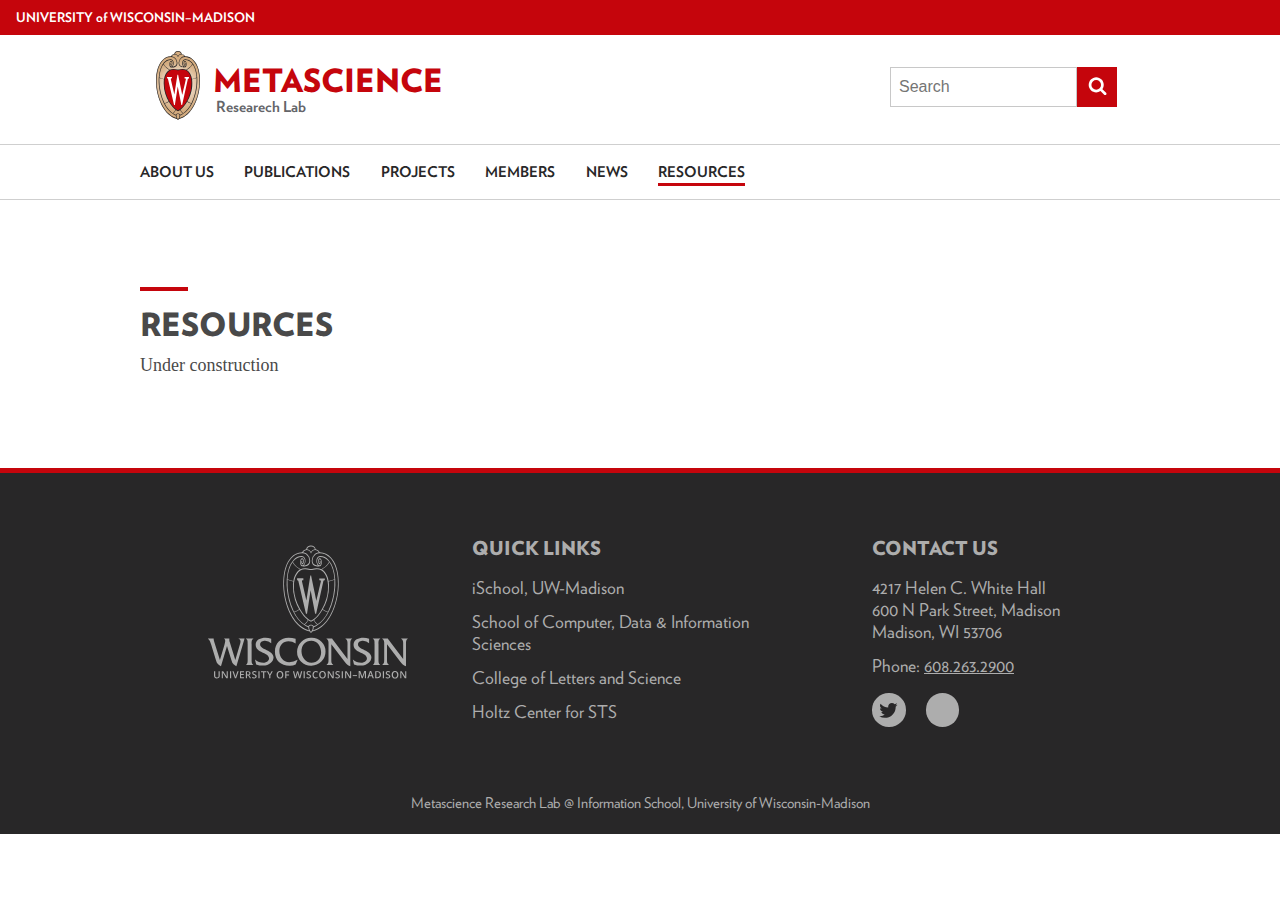
<file: resources.html>
<!DOCTYPE html>
<html lang="en-US" class="no-js">

<head>
    <meta charset="utf-8">
    <title>
        Resources
    </title>
    <meta name="viewport" content="width=device-width, initial-scale=1">
    <link rel="apple-touch-icon" sizes="180x180" href="images/favicons/apple-touch-icon.png">
    <link rel="icon" type="image/png" sizes="32x32" href="images/favicons/favicon-32x32.png">
    <link rel="icon" type="image/png" sizes="16x16" href="images/favicons/favicon-16x16.png">
    <link rel="manifest" href="site.webmanifest">
    <link rel="mask-icon" href="images/favicons/safari-pinned-tab.svg" color="#c5050c">
    <link rel="shortcut icon" href="favicon.ico">
    <meta name="msapplication-TileColor" content="#c5050c">
    <meta name="msapplication-config" content="browserconfig.xml">
    <meta name="theme-color" content="#ffffff">
    <link rel="stylesheet" href="fonts/uw160/fonts.0.0.1.css">
    <link rel="stylesheet" href="css/uw-style.css?version=2.3.1">
    <link rel="stylesheet" href="css/exportStyle.css">
    <script>(function (H) { H.className = H.className.replace(/\bno-js\b/, '') })(document.documentElement)</script>
    <!-- HTML5 shim and Respond.js IE8 support of HTML5 elements and media queries -->
    <!--[if lt IE 9]>
      <script src="https://oss.maxcdn.com/libs/html5shiv/3.7.0/html5shiv.js"></script>
      <script src="https://oss.maxcdn.com/libs/respond.js/1.4.2/respond.min.js"></script>
    <![endif]-->
</head>

<body>
    <a class="uw-show-on-focus" href="#main" id="uw-skip-link">Skip to main content</a>
    <div class="uw-global-bar" role="navigation">
        <a class="uw-global-name-link" href="http://www.wisc.edu" aria-label="University home page">U<span>niversity
                <span class="uw-of">of</span> </span>W<span>isconsin</span>–Madison</a>
    </div>
    <header id="branding" class="uw-header uw-has-search">
        <div class="uw-header-container">
            <div class="uw-header-crest-title">
                <div class="uw-header-crest">
                    <a href="http://www.wisc.edu"><img class="uw-crest-svg" src="images/uw-crest.svg"
                            alt="Link to University of Wisconsin-Madison home page"></a>
                </div>
                <div class="uw-title-tagline">
                    <h1 id="site-title" class="uw-site-title">
                        <a href="" rel="home">Metascience</a>
                    </h1>
                    <div id="site-description" class="uw-site-tagline">Researech Lab</div>
                </div>
            </div>
            <div class="uw-header-search">
                <form role="search" method="get" action="" class="uw-search-form form-inline collapse">
                    <label for="s" class="uw-show-for-sr-only">Search this site</label>
                    <input type="text" class="uw-search-input" placeholder="Search" name="s" id="s" value="">
                    <button class="unstyle uw-search-submit" type="submit">
                        <svg aria-hidden="true" role="presentation">
                            <use xmlns:xlink="http://www.w3.org/1999/xlink" xlink:href="#uw-symbol-search"></use>
                        </svg>
                        <span class="uw-show-for-sr-only">Submit search</span>
                    </button>
                </form>
            </div>
        </div>
    </header>
    <button class="uw-mobile-menu-button-bar uw-mobile-menu-button-bar-reversed uw-is-closed " data-menu="uw-top-menus"
        aria-label="Open menu" aria-expanded="false" aria-controls="uw-top-menus">Menu<svg aria-hidden="true"
            focusable="false">
            <use xmlns:xlink="http://www.w3.org/1999/xlink" xlink:href="#uw-symbol-menu"></use>
        </svg><svg aria-hidden="true" focusable="false">
            <use xmlns:xlink="http://www.w3.org/1999/xlink" xlink:href="#uw-symbol-close"></use>
        </svg></button>


    <div id="uw-top-menus" class="uw-is-visible uw-horizontal" aria-hidden="false">
        <div class="uw-main-nav">
            <nav class="uw-nav-menu uw-nav-menu-reverse" aria-label="Main Menu">
                <ul id="uw-main-nav">
                    
                    <li>
                        <a href="index.html" aria-current="page">About us</a>
                    </li>
                    <li>
                        <a href="publications.html" aria-current="page">publications</a>
                    </li>
                    <li>
                        <a href="projects.html" aria-current="page">projects</a>
                    </li>
                    <li>
                        <a href="members.html" aria-current="page">members</a>
                    </li>
                    <li>
                        <a href="news.html" aria-current="page">News</a>
                    </li>
                    <li class="current-menu-item">
                        <a href="resources.html" aria-current="page">resources</a>
                    </li>
                </ul>
            </nav>
        </div>
        <div class="uw-secondary-nav">
            <nav class="uw-nav-menu uw-nav-menu-secondary" aria-label="Secondary Menu">
                <!-- <ul>
                    <li id="menu-news" class="uw-dropdown">
                        <a href="http://news.wisc.edu" aria-haspopup="true" aria-expanded="false">
                            News<svg aria-hidden="true" class="uw-caret" focusable="false">
                                <use xmlns:xlink="http://www.w3.org/1999/xlink" xlink:href="#uw-symbol-caret-down">
                                </use>
                            </svg><svg aria-hidden="true" class="uw-caret" focusable="false">
                                <use xmlns:xlink="http://www.w3.org/1999/xlink" xlink:href="#uw-symbol-caret-up"></use>
                            </svg>
                        </a>
                        <ul aria-hidden="true" aria-label="News submenu" class="uw-child-menu">
                            <li>
                                <a href="http://localhost:8001/about/">About</a>
                            </li>
                            <li>
                                <a href="http://localhost:8001/contact-us/our-location/">Our Location</a>
                            </li>
                            <li>
                                <a href="http://localhost:8001/news/">News</a>
                            </li>
                        </ul>
                    </li>
                    <li>
                        <a href="http://today.wisc.edu">Calendar</a>
                    </li>
                    <li>
                        <a href="http://map.wisc.edu">Map</a>
                    </li>
                </ul>-->
            </nav>
        </div>
    </div>

    <main class="uw-pad-xl" id="main">
        <div class="uw-body">
            <div class="centerBox">
                <h1 class="page-title uw-mini-bar">resources</h1>
<p> Under construction </p>
            </div>

        </div>


    </main>

    <footer id="colophon" class="uw-footer">
        <div class="uw-footer-content">
          <div class="uw-logo">
            <a href="http://www.wisc.edu" aria-label="Link to main university website">
              <svg aria-hidden="true" focusable="false">
                <use xmlns:xlink="http://www.w3.org/1999/xlink" xlink:href="#uw-symbol-crest-footer"></use>
              </svg>
            </a>
          </div>
          <!--<div class="uw-footer-menu" role="complementary">
            <h3 class="uw-footer-header">Partners</h3>
            <ul>
              <li><a href="https://students.wisc.edu/">Division of Student Life</a></li>
                <li><a href="http://provost.wisc.edu/climate.htm">Division of Diversity, Equity &amp; Educational Achievement</a></li>
                <li><a href="https://chancellor.wisc.edu/">Office of the Chancellor</a></li>
                <li><a href="https://universityrelations.wisc.edu/">University Relations</a></li>
                <li><a href="https://msc.wisc.edu/">Multicultural Student Center</a></li>
                <li><a href="http://www.oed.wisc.edu/">Office for Equity and Diversity</a></li> 
            </ul>
          </div>-->
          <div class="uw-footer-menu" role="complementary">
            <h3 class="uw-footer-header">Quick Links</h3>
            <ul>
                <li><a href="https://ischool.wisc.edu/" target="_blank">iSchool, UW-Madison</a></li>
                <li><a href="https://cdis.wisc.edu/" target="_blank">School of Computer, Data & Information Sciences</a></li>
                <li><a href="https://ls.wisc.edu/" target="_blank">College of Letters and Science</a></li>
                <li><a href="https://sts.wisc.edu/" target="_blank">Holtz Center for STS</a></li>

              <!-- <li><a href="http://www.wisc.edu/accessibility/">Accessibility</a></li>
                <li><a href="https://diversity.wisc.edu/">Diversity</a></li>
                <li><a href="http://www.wisc.edu/governance/">Governance</a></li>
                <li><a href="http://www.wisc.edu/policies/">Policies</a></li>
                <li><a href="http://uwpd.wisc.edu/">Safety</a></li>
                <li><a href="http://www.oed.wisc.edu/title-ix.htm">Title IX</a></li> -->
            </ul>
          </div>
    
          <div class="uw-footer-contact">
            <h3 class="uw-footer-header">Contact Us</h3>
            <ul class="uw-contact-list">
                <li class="uw-contact-item"> 4217 Helen C. White Hall <br>
                    600 N Park Street, Madison<br>
                  Madison, WI 53706</li>
                  <li class="uw-contact-item">Phone: <a href="tel:6608.263.2900">608.263.2900</a></li>



              <!-- <li class="uw-contact-item">Email: <a href="mailto:email@wisc.edu">email@wisc.edu</a></li>
                <li class="uw-contact-item">Phone: <a href="tel:608-555-5555">608-555-5555</a></li> -->
              <li>
                <ul class="uw-social-icons">
                 <li id="uw-icon-twitter" class="uw-social-icon">
                      <a aria-label="twitter" href="https://twitter.com" target="_blank"><svg aria-hidden="true" focusable="false"><use xmlns:xlink="http://www.w3.org/1999/xlink" xlink:href="#uw-symbol-twitter"></use></svg></a>
                    </li>
                    <li id="uw-icon-github" class="uw-social-icon">
                      <a aria-label="github" href="https://github.com/MetascienceLab" target="_blank"><svg aria-hidden="true" focusable="false"><use xmlns:xlink="http://www.w3.org/1999/xlink" xlink:href="#uw-symbol-github"></use></svg></a>
                    </li>
                    <!--  <li id="uw-icon-instagram" class="uw-social-icon">
                      <a aria-label="instagram" href="https://www.instagram.com"><svg aria-hidden="true" focusable="false"><use xmlns:xlink="http://www.w3.org/1999/xlink" xlink:href="#uw-symbol-instagram"></use></svg></a>
                    </li>
                    <li id="uw-icon-facebook" class="uw-social-icon">
                      <a aria-label="facebook" href="https://facebook.com/"><svg aria-hidden="true" focusable="false"><use xmlns:xlink="http://www.w3.org/1999/xlink" xlink:href="#uw-symbol-facebook"></use></svg></a>
                    </li> -->
                </ul>
              </li>
            </ul>
          </div>
        </div>
    
        <div class="uw-copyright">
          <p>Metascience Research Lab @ Information School, University of Wisconsin-Madison</p>
        </div>
      </footer>

    <svg aria-hidden="true" style="display: inline; height: 0; position: absolute;"
        xmlns:xlink="http://www.w3.org/1999/xlink">
        <title>Site icons</title>
        <defs>
            <symbol id="uw-symbol-more" viewBox="0,0,1792,1792">
                <title id="title">More</title>
                <path
                    d="M979 960q0 13-10 23l-466 466q-10 10-23 10t-23-10l-50-50q-10-10-10-23t10-23l393-393-393-393q-10-10-10-23t10-23l50-50q10-10 23-10t23 10l466 466q10 10 10 23zm384 0q0 13-10 23l-466 466q-10 10-23 10t-23-10l-50-50q-10-10-10-23t10-23l393-393-393-393q-10-10-10-23t10-23l50-50q10-10 23-10t23 10l466 466q10 10 10 23z">
                </path>
            </symbol>
            <symbol id="uw-symbol-menu" viewBox="0 0 1024 1024">
                <title id="svg-menu">open menu</title>
                <path class="path1" d="M128 256h768v86h-768v-86zM128 554v-84h768v84h-768zM128 768v-86h768v86h-768z">
                </path>
            </symbol>
            <symbol id="uw-symbol-close" viewBox="0 0 805 1024">
                <title>close</title>
                <path class="path1"
                    d="M741.714 755.429q0 22.857-16 38.857l-77.714 77.714q-16 16-38.857 16t-38.857-16l-168-168-168 168q-16 16-38.857 16t-38.857-16l-77.714-77.714q-16-16-16-38.857t16-38.857l168-168-168-168q-16-16-16-38.857t16-38.857l77.714-77.714q16-16 38.857-16t38.857 16l168 168 168-168q16-16 38.857-16t38.857 16l77.714 77.714q16 16 16 38.857t-16 38.857l-168 168 168 168q16 16 16 38.857z">
                </path>
            </symbol>
            <symbol id="uw-symbol-search" viewBox="0 0 951 1024">
                <title>search</title>
                <path class="path1"
                    d="M658.286 475.429q0-105.714-75.143-180.857t-180.857-75.143-180.857 75.143-75.143 180.857 75.143 180.857 180.857 75.143 180.857-75.143 75.143-180.857zM950.857 950.857q0 29.714-21.714 51.429t-51.429 21.714q-30.857 0-51.429-21.714l-196-195.429q-102.286 70.857-228 70.857-81.714 0-156.286-31.714t-128.571-85.714-85.714-128.571-31.714-156.286 31.714-156.286 85.714-128.571 128.571-85.714 156.286-31.714 156.286 31.714 128.571 85.714 85.714 128.571 31.714 156.286q0 125.714-70.857 228l196 196q21.143 21.143 21.143 51.429z">
                </path>
            </symbol>
            <symbol id="uw-symbol-search-gray" viewBox="0 0 951 1024">
                <title>search</title>
                <path class="path1"
                    d="M658.286 475.429q0-105.714-75.143-180.857t-180.857-75.143-180.857 75.143-75.143 180.857 75.143 180.857 180.857 75.143 180.857-75.143 75.143-180.857zM950.857 950.857q0 29.714-21.714 51.429t-51.429 21.714q-30.857 0-51.429-21.714l-196-195.429q-102.286 70.857-228 70.857-81.714 0-156.286-31.714t-128.571-85.714-85.714-128.571-31.714-156.286 31.714-156.286 85.714-128.571 128.571-85.714 156.286-31.714 156.286 31.714 128.571 85.714 85.714 128.571 31.714 156.286q0 125.714-70.857 228l196 196q21.143 21.143 21.143 51.429z">
                </path>
            </symbol>
            <symbol id="uw-symbol-search-in-blank" viewBox="0 0 951 1024">
                <title>search</title>
                <path class="path1"
                    d="M658.286 475.429q0-105.714-75.143-180.857t-180.857-75.143-180.857 75.143-75.143 180.857 75.143 180.857 180.857 75.143 180.857-75.143 75.143-180.857zM950.857 950.857q0 29.714-21.714 51.429t-51.429 21.714q-30.857 0-51.429-21.714l-196-195.429q-102.286 70.857-228 70.857-81.714 0-156.286-31.714t-128.571-85.714-85.714-128.571-31.714-156.286 31.714-156.286 85.714-128.571 128.571-85.714 156.286-31.714 156.286 31.714 128.571 85.714 85.714 128.571 31.714 156.286q0 125.714-70.857 228l196 196q21.143 21.143 21.143 51.429z">
                </path>
            </symbol>
            <symbol id="uw-symbol-envelope" viewBox="0 0 1024 1024">
                <title>envelope</title>
                <path class="path1"
                    d="M1024 405.714v453.714q0 37.714-26.857 64.571t-64.571 26.857h-841.143q-37.714 0-64.571-26.857t-26.857-64.571v-453.714q25.143 28 57.714 49.714 206.857 140.571 284 197.143 32.571 24 52.857 37.429t54 27.429 62.857 14h1.143q29.143 0 62.857-14t54-27.429 52.857-37.429q97.143-70.286 284.571-197.143 32.571-22.286 57.143-49.714zM1024 237.714q0 45.143-28 86.286t-69.714 70.286q-214.857 149.143-267.429 185.714-5.714 4-24.286 17.429t-30.857 21.714-29.714 18.571-32.857 15.429-28.571 5.143h-1.143q-13.143 0-28.571-5.143t-32.857-15.429-29.714-18.571-30.857-21.714-24.286-17.429q-52-36.571-149.714-104.286t-117.143-81.429q-35.429-24-66.857-66t-31.429-78q0-44.571 23.714-74.286t67.714-29.714h841.143q37.143 0 64.286 26.857t27.143 64.571z">
                </path>
            </symbol>
            <symbol id="uw-symbol-pinterest" class="uw-social-symbols" viewBox="0 0 731 1024">
                <title>pinterest-p</title>
                <path class="path1"
                    d="M0 341.143q0-61.714 21.429-116.286t59.143-95.143 86.857-70.286 105.714-44.571 115.429-14.857q90.286 0 168 38t126.286 110.571 48.571 164q0 54.857-10.857 107.429t-34.286 101.143-57.143 85.429-82.857 58.857-108 22q-38.857 0-77.143-18.286t-54.857-50.286q-5.714 22.286-16 64.286t-13.429 54.286-11.714 40.571-14.857 40.571-18.286 35.714-26.286 44.286-35.429 49.429l-8 2.857-5.143-5.714q-8.571-89.714-8.571-107.429 0-52.571 12.286-118t38-164.286 29.714-116q-18.286-37.143-18.286-96.571 0-47.429 29.714-89.143t75.429-41.714q34.857 0 54.286 23.143t19.429 58.571q0 37.714-25.143 109.143t-25.143 106.857q0 36 25.714 59.714t62.286 23.714q31.429 0 58.286-14.286t44.857-38.857 32-54.286 21.714-63.143 11.429-63.429 3.714-56.857q0-98.857-62.571-154t-163.143-55.143q-114.286 0-190.857 74t-76.571 187.714q0 25.143 7.143 48.571t15.429 37.143 15.429 26 7.143 17.429q0 16-8.571 41.714t-21.143 25.714q-1.143 0-9.714-1.714-29.143-8.571-51.714-32t-34.857-54-18.571-61.714-6.286-60.857z">
                </path>
            </symbol>
            <symbol id="uw-symbol-twitter" class="uw-social-symbols" viewBox="0 0 951 1024">
                <title>twitter</title>
                <path class="path1"
                    d="M925.714 233.143q-38.286 56-92.571 95.429 0.571 8 0.571 24 0 74.286-21.714 148.286t-66 142-105.429 120.286-147.429 83.429-184.571 31.143q-154.857 0-283.429-82.857 20 2.286 44.571 2.286 128.571 0 229.143-78.857-60-1.143-107.429-36.857t-65.143-91.143q18.857 2.857 34.857 2.857 24.571 0 48.571-6.286-64-13.143-106-63.714t-42-117.429v-2.286q38.857 21.714 83.429 23.429-37.714-25.143-60-65.714t-22.286-88q0-50.286 25.143-93.143 69.143 85.143 168.286 136.286t212.286 56.857q-4.571-21.714-4.571-42.286 0-76.571 54-130.571t130.571-54q80 0 134.857 58.286 62.286-12 117.143-44.571-21.143 65.714-81.143 101.714 53.143-5.714 106.286-28.571z">
                </path>
            </symbol>
            <symbol id="uw-symbol-youtube" class="uw-social-symbols" viewBox="0 0 878 1024">
                <title>youtube</title>
                <path class="path1"
                    d="M554.857 710.857v120.571q0 38.286-22.286 38.286-13.143 0-25.714-12.571v-172q12.571-12.571 25.714-12.571 22.286 0 22.286 38.286zM748 711.429v26.286h-51.429v-26.286q0-38.857 25.714-38.857t25.714 38.857zM196 586.857h61.143v-53.714h-178.286v53.714h60v325.143h57.143v-325.143zM360.571 912h50.857v-282.286h-50.857v216q-17.143 24-32.571 24-10.286 0-12-12-0.571-1.714-0.571-20v-208h-50.857v223.429q0 28 4.571 41.714 6.857 21.143 33.143 21.143 27.429 0 58.286-34.857v30.857zM605.714 827.429v-112.571q0-41.714-5.143-56.571-9.714-32-40.571-32-28.571 0-53.143 30.857v-124h-50.857v378.857h50.857v-27.429q25.714 31.429 53.143 31.429 30.857 0 40.571-31.429 5.143-15.429 5.143-57.143zM798.857 821.714v-7.429h-52q0 29.143-1.143 34.857-4 20.571-22.857 20.571-26.286 0-26.286-39.429v-49.714h102.286v-58.857q0-45.143-15.429-66.286-22.286-29.143-60.571-29.143-38.857 0-61.143 29.143-16 21.143-16 66.286v98.857q0 45.143 16.571 66.286 22.286 29.143 61.714 29.143 41.143 0 61.714-30.286 10.286-15.429 12-30.857 1.143-5.143 1.143-33.143zM451.429 300v-120q0-39.429-24.571-39.429t-24.571 39.429v120q0 40 24.571 40t24.571-40zM862.286 729.143q0 133.714-14.857 200-8 33.714-33.143 56.571t-58.286 26.286q-105.143 12-317.143 12t-317.143-12q-33.143-3.429-58.571-26.286t-32.857-56.571q-14.857-64-14.857-200 0-133.714 14.857-200 8-33.714 33.143-56.571t58.857-26.857q104.571-11.429 316.571-11.429t317.143 11.429q33.143 4 58.571 26.857t32.857 56.571q14.857 64 14.857 200zM292 0h58.286l-69.143 228v154.857h-57.143v-154.857q-8-42.286-34.857-121.143-21.143-58.857-37.143-106.857h60.571l40.571 150.286zM503.429 190.286v100q0 46.286-16 67.429-21.143 29.143-60.571 29.143-38.286 0-60-29.143-16-21.714-16-67.429v-100q0-45.714 16-66.857 21.714-29.143 60-29.143 39.429 0 60.571 29.143 16 21.143 16 66.857zM694.857 97.714v285.143h-52v-31.429q-30.286 35.429-58.857 35.429-26.286 0-33.714-21.143-4.571-13.714-4.571-42.857v-225.143h52v209.714q0 18.857 0.571 20 1.714 12.571 12 12.571 15.429 0 32.571-24.571v-217.714h52z">
                </path>
            </symbol>
            <symbol id="uw-symbol-facebook" class="uw-social-symbols" viewBox="0 0 602 1024">
                <title>facebook</title>
                <path class="path1"
                    d="M548 6.857v150.857h-89.714q-49.143 0-66.286 20.571t-17.143 61.714v108h167.429l-22.286 169.143h-145.143v433.714h-174.857v-433.714h-145.714v-169.143h145.714v-124.571q0-106.286 59.429-164.857t158.286-58.571q84 0 130.286 6.857z">
                </path>
            </symbol>
            <symbol id="uw-symbol-instagram" class="uw-social-symbols" viewBox="0 0 878 1024">
                <title>instagram</title>
                <path class="path1"
                    d="M778.286 814.857v-370.286h-77.143q11.429 36 11.429 74.857 0 72-36.571 132.857t-99.429 96.286-137.143 35.429q-112.571 0-192.571-77.429t-80-187.143q0-38.857 11.429-74.857h-80.571v370.286q0 14.857 10 24.857t24.857 10h610.857q14.286 0 24.571-10t10.286-24.857zM616 510.286q0-70.857-51.714-120.857t-124.857-50q-72.571 0-124.286 50t-51.714 120.857 51.714 120.857 124.286 50q73.143 0 124.857-50t51.714-120.857zM778.286 304.571v-94.286q0-16-11.429-27.714t-28-11.714h-99.429q-16.571 0-28 11.714t-11.429 27.714v94.286q0 16.571 11.429 28t28 11.429h99.429q16.571 0 28-11.429t11.429-28zM877.714 185.714v652.571q0 46.286-33.143 79.429t-79.429 33.143h-652.571q-46.286 0-79.429-33.143t-33.143-79.429v-652.571q0-46.286 33.143-79.429t79.429-33.143h652.571q46.286 0 79.429 33.143t33.143 79.429z">
                </path>
            </symbol>
            <symbol id="uw-symbol-caret-up" viewBox="0 0 1792 1792">
                <title>Collapse</title>
                <path
                    d="M1395 1184q0 13-10 23l-50 50q-10 10-23 10t-23-10l-393-393-393 393q-10 10-23 10t-23-10l-50-50q-10-10-10-23t10-23l466-466q10-10 23-10t23 10l466 466q10 10 10 23z">
                </path>
            </symbol>
            <symbol id="uw-symbol-caret-down" viewBox="0 0 1792 1792">
                <title>Expand</title>
                <path
                    d="M1395 736q0 13-10 23l-466 466q-10 10-23 10t-23-10l-466-466q-10-10-10-23t10-23l50-50q10-10 23-10t23 10l393 393 393-393q10-10 23-10t23 10l50 50q10 10 10 23z">
                </path>
            </symbol>
            <symbol id="uw-symbol-chevron-right" viewBox="0 0 695 1024">
                <title id="svg-next-slide">next slide</title>
                <path class="path1"
                    d="M632.571 501.143l-424 424q-10.857 10.857-25.714 10.857t-25.714-10.857l-94.857-94.857q-10.857-10.857-10.857-25.714t10.857-25.714l303.429-303.429-303.429-303.429q-10.857-10.857-10.857-25.714t10.857-25.714l94.857-94.857q10.857-10.857 25.714-10.857t25.714 10.857l424 424q10.857 10.857 10.857 25.714t-10.857 25.714z">
                </path>
            </symbol>
            <symbol id="uw-symbol-chevron-left" viewBox="0 0 768 1024">
                <title id="svg-previous">previous slide</title>
                <path class="path1"
                    d="M669.143 172l-303.429 303.429 303.429 303.429q10.857 10.857 10.857 25.714t-10.857 25.714l-94.857 94.857q-10.857 10.857-25.714 10.857t-25.714-10.857l-424-424q-10.857-10.857-10.857-25.714t10.857-25.714l424-424q10.857-10.857 25.714-10.857t25.714 10.857l94.857 94.857q10.857 10.857 10.857 25.714t-10.857 25.714z">
                </path>
            </symbol>
            <symbol id="uw-symbol-crest-footer" viewBox="0 0 200 132.78">
                <title id="svg-crest-footer">Footer Crest</title>
                <path
                    d="M31.65,93.63c3,1.09,1.75,4.35,1,6.65L28.31,115l-5.4-17.44a8.47,8.47,0,0,1-.58-4.07H16.85v0.12c2.14,1.13,1.36,3.75.62,6.2l-4.55,15.31L7.14,96.41a7.23,7.23,0,0,1-.47-2.9H1v0.12c1.94,1.37,2.53,4,3.23,6.2l4.58,14.86c1.28,4.15,1.63,3.87,5.16,6.53L20,100.88l4.27,13.86c1.29,4.15,1.56,3.95,5.13,6.49l8.19-27.71h-6v0.12Z"
                    transform="translate(-1 -0.61)"></path>
                <path
                    d="M38.95,93.63c2,0.77,1.71,3.71,1.71,5.56v15.18c0,1.81.23,4.8-1.71,5.52V120h7.38v-0.12c-1.94-.77-1.71-3.71-1.71-5.52V99.19c0-1.81-.23-4.79,1.71-5.56V93.51H38.95v0.12Z"
                    transform="translate(-1 -0.61)"></path>
                <path
                    d="M53.12,99.43c0-2.78,2.8-3.67,5-3.67a8.68,8.68,0,0,1,6.1,2.54V93.75a18.9,18.9,0,0,0-5.79-.89c-4.74,0-9.75,1.94-9.75,7,0,8.54,13.36,7.41,13.36,13.7,0,2.82-3.34,4.19-5.55,4.19A13.17,13.17,0,0,1,48,114.41l1.13,5a19.44,19.44,0,0,0,7,1.21c6.06,0,10.41-4,10.41-8.34C66.49,104.87,53.12,104.95,53.12,99.43Z"
                    transform="translate(-1 -0.61)"></path>
                <path
                    d="M82.23,117.32c-6,0-9.87-5.28-9.87-11.2s3.73-9.91,9.09-9.91a13.15,13.15,0,0,1,7.19,2.3V93.87a30,30,0,0,0-7.07-1c-8,0-13.64,5.52-13.64,13.86,0,8.62,5.67,13.94,14.84,13.94a13.31,13.31,0,0,0,5.86-1.21l2-4.67H90.5A16.7,16.7,0,0,1,82.23,117.32Z"
                    transform="translate(-1 -0.61)"></path>
                <path
                    d="M104.63,92.83a14,14,0,0,0-14.57,13.85,13.83,13.83,0,0,0,14.18,14,14.09,14.09,0,0,0,14.29-14.18A13.63,13.63,0,0,0,104.63,92.83Zm-0.19,24.93c-6.1,0-9.95-5.8-9.95-11.44,0-6.08,3.85-10.59,9.87-10.59s9.75,5.68,9.75,11.56S110.34,117.75,104.44,117.75Z"
                    transform="translate(-1 -0.61)"></path>
                <path
                    d="M138.49,93.63c2.06,1.21,2,2.82,2,5.08V114L126.29,95.36l-0.55-.81a2.48,2.48,0,0,1-.58-1v0H119.5v0.12c2,1.21,2,2.82,2,5.08v16.07c0,2.25,0,3.86-2.06,5.11V120h6.88v-0.12c-2.06-1.25-2-2.86-2-5.11V99.19l13.32,17.52c1.71,2.3,2.91,3.63,5.67,4.6V98.7c0-2.25,0-3.87,2-5.08V93.51h-6.84v0.12Z"
                    transform="translate(-1 -0.61)"></path>
                <path
                    d="M151,99.43c0-2.78,2.8-3.67,5-3.67a8.68,8.68,0,0,1,6.1,2.54V93.75a18.86,18.86,0,0,0-5.79-.89c-4.73,0-9.75,1.94-9.75,7,0,8.54,13.36,7.41,13.36,13.7,0,2.82-3.34,4.19-5.56,4.19a13.18,13.18,0,0,1-8.51-3.34l1.13,5a19.46,19.46,0,0,0,7,1.21c6.06,0,10.41-4,10.41-8.34C164.37,104.87,151,104.95,151,99.43Z"
                    transform="translate(-1 -0.61)"></path>
                <path
                    d="M165.84,93.63c2,0.77,1.71,3.71,1.71,5.56v15.18c0,1.81.24,4.8-1.71,5.52V120h7.38v-0.12c-1.94-.77-1.71-3.71-1.71-5.52V99.19c0-1.81-.24-4.79,1.71-5.56V93.51h-7.38v0.12Z"
                    transform="translate(-1 -0.61)"></path>
                <path
                    d="M194.16,93.51v0.12c2.06,1.21,2,2.82,2,5.08V114L182,95.36l-0.55-.81a2.6,2.6,0,0,1-.58-1v0h-5.67v0.12c2,1.21,2,2.82,2,5.08v16.07c0,2.25,0,3.86-2.06,5.11V120H182v-0.12c-2.06-1.25-2-2.86-2-5.11V99.19l13.32,17.52c1.71,2.3,2.92,3.63,5.67,4.6V98.7c0-2.25,0-3.87,2-5.08V93.51h-6.84Z"
                    transform="translate(-1 -0.61)"></path>
                <path
                    d="M12.72,126.16v4.62a2.75,2.75,0,0,1-.34,1.38,2.27,2.27,0,0,1-1,.91,3.4,3.4,0,0,1-1.54.32,2.87,2.87,0,0,1-2.07-.7,2.55,2.55,0,0,1-.74-1.93v-4.6H8.24v4.52a1.81,1.81,0,0,0,.41,1.3,1.69,1.69,0,0,0,1.26.42,1.5,1.5,0,0,0,1.65-1.73v-4.51h1.17Z"
                    transform="translate(-1 -0.61)"></path>
                <path
                    d="M20.74,133.29H19.31l-3.51-5.69h0l0,0.32q0.07,0.91.07,1.66v3.71H14.79v-7.14h1.42l3.5,5.66h0c0-.08,0-0.35,0-0.82s0-.84,0-1.1v-3.74h1.07v7.14Z"
                    transform="translate(-1 -0.61)"></path>
                <path d="M23,133.29v-7.14h1.17v7.14H23Z" transform="translate(-1 -0.61)"></path>
                <path
                    d="M30.42,126.16h1.21l-2.5,7.14H27.9l-2.49-7.14h1.2l1.49,4.44c0.08,0.21.16,0.48,0.25,0.82s0.14,0.58.17,0.75c0-.25.11-0.53,0.2-0.86s0.16-.57.21-0.72Z"
                    transform="translate(-1 -0.61)"></path>
                <path d="M37,133.29h-4v-7.14h4v1H34.08v1.94h2.69v1H34.08v2.24H37v1Z" transform="translate(-1 -0.61)">
                </path>
                <path
                    d="M40,130.44v2.85H38.84v-7.14h2a3.32,3.32,0,0,1,2,.52,1.86,1.86,0,0,1,.66,1.56,2,2,0,0,1-1.39,1.9l2,3.16H42.86l-1.71-2.85H40Zm0-1h0.81a1.85,1.85,0,0,0,1.18-.3,1.1,1.1,0,0,0,.37-0.9,1,1,0,0,0-.4-0.87,2.17,2.17,0,0,0-1.19-.26H40v2.33Z"
                    transform="translate(-1 -0.61)"></path>
                <path
                    d="M49.68,131.36a1.8,1.8,0,0,1-.69,1.49,3,3,0,0,1-1.9.54,4.53,4.53,0,0,1-2-.38v-1.1a5.34,5.34,0,0,0,1,.36,4.39,4.39,0,0,0,1,.13,1.62,1.62,0,0,0,1-.26,0.86,0.86,0,0,0,.33-0.71,0.89,0.89,0,0,0-.3-0.68A4.57,4.57,0,0,0,47,130.1a3.31,3.31,0,0,1-1.38-.9,1.91,1.91,0,0,1-.4-1.22,1.71,1.71,0,0,1,.63-1.41,2.63,2.63,0,0,1,1.7-.51,5,5,0,0,1,2,.45l-0.37,1a4.47,4.47,0,0,0-1.7-.4,1.31,1.31,0,0,0-.86.25,0.81,0.81,0,0,0-.29.65,0.92,0.92,0,0,0,.12.48,1.2,1.2,0,0,0,.39.37,6.52,6.52,0,0,0,1,.46,5.31,5.31,0,0,1,1.15.61,1.8,1.8,0,0,1,.54.64A1.93,1.93,0,0,1,49.68,131.36Z"
                    transform="translate(-1 -0.61)"></path>
                <path d="M51.41,133.29v-7.14h1.17v7.14H51.41Z" transform="translate(-1 -0.61)"></path>
                <path d="M57.26,133.29H56.1v-6.14H54v-1h5.37v1h-2.1v6.14Z" transform="translate(-1 -0.61)"></path>
                <path d="M62.81,129.41l1.69-3.26h1.27l-2.38,4.37v2.77H62.22v-2.73l-2.37-4.41h1.27Z"
                    transform="translate(-1 -0.61)"></path>
                <path
                    d="M76.33,129.71a3.9,3.9,0,0,1-.87,2.71,3.66,3.66,0,0,1-5,0,3.93,3.93,0,0,1-.87-2.73,3.86,3.86,0,0,1,.87-2.71A3.21,3.21,0,0,1,73,126a3.14,3.14,0,0,1,2.46,1A3.9,3.9,0,0,1,76.33,129.71Zm-5.45,0a3.19,3.19,0,0,0,.53,2,2.16,2.16,0,0,0,3.15,0,4.05,4.05,0,0,0,0-4A1.86,1.86,0,0,0,73,127a1.9,1.9,0,0,0-1.58.68A3.18,3.18,0,0,0,70.88,129.71Z"
                    transform="translate(-1 -0.61)"></path>
                <path d="M79.36,133.29H78.2v-7.14h4v1H79.36v2.23h2.69v1H79.36v2.93Z" transform="translate(-1 -0.61)">
                </path>
                <path
                    d="M93.39,133.29H92.12L90.91,129c-0.05-.19-0.12-0.45-0.2-0.8s-0.12-.59-0.14-0.73q0,0.31-.16.81c-0.07.33-.13,0.58-0.18,0.74L89,133.29H87.78l-0.92-3.57-0.94-3.56h1.19l1,4.16q0.24,1,.34,1.77c0-.28.09-0.59,0.16-0.93s0.14-.62.2-0.83L90,126.16h1.16l1.19,4.19a15.38,15.38,0,0,1,.36,1.74,12.74,12.74,0,0,1,.35-1.78l1-4.15h1.18Z"
                    transform="translate(-1 -0.61)"></path>
                <path d="M96.6,133.29v-7.14h1.17v7.14H96.6Z" transform="translate(-1 -0.61)"></path>
                <path
                    d="M104.11,131.36a1.8,1.8,0,0,1-.69,1.49,3,3,0,0,1-1.9.54,4.53,4.53,0,0,1-2-.38v-1.1a5.4,5.4,0,0,0,1,.36,4.42,4.42,0,0,0,1,.13,1.63,1.63,0,0,0,1-.26,0.86,0.86,0,0,0,.33-0.71,0.89,0.89,0,0,0-.3-0.68,4.59,4.59,0,0,0-1.25-.66,3.29,3.29,0,0,1-1.38-.9,1.91,1.91,0,0,1-.4-1.22,1.71,1.71,0,0,1,.63-1.41,2.63,2.63,0,0,1,1.7-.51,5,5,0,0,1,2,.45l-0.37,1a4.47,4.47,0,0,0-1.7-.4,1.31,1.31,0,0,0-.86.25,0.81,0.81,0,0,0-.29.65,0.92,0.92,0,0,0,.12.48,1.2,1.2,0,0,0,.39.37,6.43,6.43,0,0,0,1,.46,5.31,5.31,0,0,1,1.15.61,1.81,1.81,0,0,1,.54.64A1.93,1.93,0,0,1,104.11,131.36Z"
                    transform="translate(-1 -0.61)"></path>
                <path
                    d="M108.87,127.05a1.92,1.92,0,0,0-1.58.71,3.75,3.75,0,0,0,0,4,2,2,0,0,0,1.61.67,4.26,4.26,0,0,0,.88-0.09c0.28-.06.58-0.14,0.88-0.23v1a5.34,5.34,0,0,1-1.9.32,3,3,0,0,1-2.41-.95,4,4,0,0,1-.84-2.72,4.4,4.4,0,0,1,.41-1.95,2.92,2.92,0,0,1,1.18-1.28,3.58,3.58,0,0,1,1.81-.44,4.5,4.5,0,0,1,2,.46l-0.42,1a6.37,6.37,0,0,0-.77-0.3A2.75,2.75,0,0,0,108.87,127.05Z"
                    transform="translate(-1 -0.61)"></path>
                <path
                    d="M118.85,129.71a3.9,3.9,0,0,1-.87,2.71,3.15,3.15,0,0,1-2.47,1,3.18,3.18,0,0,1-2.48-1,3.94,3.94,0,0,1-.87-2.73A3.86,3.86,0,0,1,113,127a3.21,3.21,0,0,1,2.49-.95,3.15,3.15,0,0,1,2.46,1A3.91,3.91,0,0,1,118.85,129.71Zm-5.45,0a3.21,3.21,0,0,0,.53,2,2.16,2.16,0,0,0,3.15,0,4,4,0,0,0,0-4,1.86,1.86,0,0,0-1.56-.68,1.9,1.9,0,0,0-1.59.68A3.18,3.18,0,0,0,113.4,129.71Z"
                    transform="translate(-1 -0.61)"></path>
                <path
                    d="M126.67,133.29h-1.43l-3.51-5.69h0l0,0.32q0.07,0.91.07,1.66v3.71h-1.06v-7.14h1.42l3.5,5.66h0c0-.08,0-0.35,0-0.82s0-.84,0-1.1v-3.74h1.07v7.14Z"
                    transform="translate(-1 -0.61)"></path>
                <path
                    d="M133,131.36a1.8,1.8,0,0,1-.69,1.49,3,3,0,0,1-1.9.54,4.52,4.52,0,0,1-2-.38v-1.1a5.31,5.31,0,0,0,1,.36,4.39,4.39,0,0,0,1,.13,1.62,1.62,0,0,0,1-.26,0.86,0.86,0,0,0,.33-0.71,0.88,0.88,0,0,0-.3-0.68,4.53,4.53,0,0,0-1.25-.66,3.31,3.31,0,0,1-1.38-.9,1.92,1.92,0,0,1-.4-1.22,1.71,1.71,0,0,1,.63-1.41,2.64,2.64,0,0,1,1.71-.51,5,5,0,0,1,2,.45l-0.37,1a4.47,4.47,0,0,0-1.7-.4,1.3,1.3,0,0,0-.86.25,0.81,0.81,0,0,0-.29.65,0.92,0.92,0,0,0,.12.48,1.22,1.22,0,0,0,.38.37,6.63,6.63,0,0,0,1,.46,5.26,5.26,0,0,1,1.15.61,1.79,1.79,0,0,1,.54.64A1.9,1.9,0,0,1,133,131.36Z"
                    transform="translate(-1 -0.61)"></path>
                <path d="M134.73,133.29v-7.14h1.17v7.14h-1.17Z" transform="translate(-1 -0.61)"></path>
                <path
                    d="M144.07,133.29h-1.43l-3.51-5.69h0l0,0.32c0,0.61.07,1.16,0.07,1.66v3.71h-1.06v-7.14h1.42l3.5,5.66h0c0-.08,0-0.35,0-0.82s0-.84,0-1.1v-3.74h1.07v7.14Z"
                    transform="translate(-1 -0.61)"></path>
                <path d="M145.75,131.07v-0.93h4.2v0.93h-4.2Z" transform="translate(-1 -0.61)"></path>
                <path
                    d="M154.72,133.29l-2.07-6h0q0.08,1.33.08,2.49v3.47h-1.06v-7.14h1.64l2,5.68h0l2-5.68H159v7.14h-1.12v-3.53q0-.53,0-1.39c0-.57,0-0.92,0-1h0l-2.14,6h-1Z"
                    transform="translate(-1 -0.61)"></path>
                <path
                    d="M165.63,133.29l-0.71-2h-2.73l-0.7,2h-1.23l2.67-7.17h1.27l2.67,7.17h-1.24Zm-1-3-0.67-1.94c0-.13-0.12-0.33-0.2-0.62s-0.14-.49-0.18-0.62a11.19,11.19,0,0,1-.38,1.31l-0.64,1.86h2.08Z"
                    transform="translate(-1 -0.61)"></path>
                <path
                    d="M174,129.66a3.56,3.56,0,0,1-1,2.7,3.94,3.94,0,0,1-2.83.94h-2v-7.14h2.21a3.65,3.65,0,0,1,2.65.92A3.43,3.43,0,0,1,174,129.66Zm-1.23,0q0-2.56-2.4-2.56h-1v5.18h0.83A2.3,2.3,0,0,0,172.73,129.7Z"
                    transform="translate(-1 -0.61)"></path>
                <path d="M175.83,133.29v-7.14H177v7.14h-1.17Z" transform="translate(-1 -0.61)"></path>
                <path
                    d="M183.34,131.36a1.8,1.8,0,0,1-.69,1.49,3,3,0,0,1-1.9.54,4.52,4.52,0,0,1-2-.38v-1.1a5.31,5.31,0,0,0,1,.36,4.39,4.39,0,0,0,1,.13,1.62,1.62,0,0,0,1-.26,0.86,0.86,0,0,0,.33-0.71,0.88,0.88,0,0,0-.3-0.68,4.53,4.53,0,0,0-1.25-.66,3.31,3.31,0,0,1-1.38-.9,1.92,1.92,0,0,1-.4-1.22,1.71,1.71,0,0,1,.63-1.41,2.64,2.64,0,0,1,1.71-.51,5,5,0,0,1,2,.45l-0.37,1a4.47,4.47,0,0,0-1.7-.4,1.3,1.3,0,0,0-.86.25,0.81,0.81,0,0,0-.29.65,0.92,0.92,0,0,0,.12.48,1.22,1.22,0,0,0,.38.37,6.63,6.63,0,0,0,1,.46,5.26,5.26,0,0,1,1.15.61,1.79,1.79,0,0,1,.54.64A1.9,1.9,0,0,1,183.34,131.36Z"
                    transform="translate(-1 -0.61)"></path>
                <path
                    d="M191.4,129.71a3.91,3.91,0,0,1-.87,2.71,3.66,3.66,0,0,1-5,0,3.93,3.93,0,0,1-.87-2.73,3.87,3.87,0,0,1,.87-2.71,3.21,3.21,0,0,1,2.49-.95,3.14,3.14,0,0,1,2.46,1A3.9,3.9,0,0,1,191.4,129.71Zm-5.45,0a3.19,3.19,0,0,0,.53,2,2.16,2.16,0,0,0,3.15,0,4.05,4.05,0,0,0,0-4,1.86,1.86,0,0,0-1.56-.68,1.89,1.89,0,0,0-1.58.68A3.16,3.16,0,0,0,185.95,129.71Z"
                    transform="translate(-1 -0.61)"></path>
                <path
                    d="M199.22,133.29h-1.43l-3.51-5.69h0l0,0.32q0.07,0.91.07,1.66v3.71h-1.06v-7.14h1.42l3.5,5.66h0c0-.08,0-0.35,0-0.82s0-.84,0-1.1v-3.74h1.07v7.14Z"
                    transform="translate(-1 -0.61)"></path>
                <path
                    d="M131.41,31.93a49.5,49.5,0,0,0-.86-5.5,39.81,39.81,0,0,0-1.39-4.93,31.28,31.28,0,0,0-2.23-4.93,22.63,22.63,0,0,0-3-4.1,14.94,14.94,0,0,0-11-5.23h-0.09a5.77,5.77,0,0,0-4.16-2.91,4.93,4.93,0,0,0-9.56,0A5.77,5.77,0,0,0,95,7.25H95a14.94,14.94,0,0,0-11,5.23,22.63,22.63,0,0,0-3,4.1,31.28,31.28,0,0,0-2.23,4.93,39.81,39.81,0,0,0-1.39,4.93,49.49,49.49,0,0,0-.86,5.5c-2.3,22.62,7.87,50.42,26.16,54.68A3.17,3.17,0,0,0,104,87.89a3.17,3.17,0,0,0,1.27-1.28C123.54,82.35,133.71,54.55,131.41,31.93ZM104,1.48a3.9,3.9,0,0,1,3.93,2.76,4.86,4.86,0,0,0-3.86,2.47,0.17,0.17,0,0,1-.07.09,0.15,0.15,0,0,1-.07-0.09,4.86,4.86,0,0,0-3.86-2.47A3.9,3.9,0,0,1,104,1.48Zm-1.86,4.29a3.51,3.51,0,0,1,1.59,2.11,0.29,0.29,0,1,0,.53,0,3.51,3.51,0,0,1,1.59-2.11,4.19,4.19,0,0,1,6,1.58,13.38,13.38,0,0,0-1.67.42,6.6,6.6,0,0,0-2.38,1.32,9.4,9.4,0,0,0-3,6.1c-0.67,7.31,7.72,6.16,8.14,6.13,1.08,0,1.9-1.71,1.9-4s-0.84-4-1.9-4c-0.65,0-1.77.52-1.88,2.55-0.07,1.42.62,3.32,1.52,3.44,0.47,0.06.89-.76,1-1.6s0.06-1.87-.59-2a0.38,0.38,0,0,0-.46.28,3.83,3.83,0,0,1,.39,1.34c0,1.25-1.28.63-1.12-1.36,0.15-1.76,1.05-1.65,1.09-1.65,0.5,0,1.26,1,1.26,3,0,1.75-.84,3.63-2.46,2.65-1.36-1-1.89-3.28-1.52-5,0.17-.81.87-3,3.13-3,3.26,0,6.3,1.71,8.72,4.9-0.27.85-1.95,4.1-7.28,7.21l-0.29.15a11,11,0,0,0-4.93-1,27.08,27.08,0,0,0-4.64.74,2.89,2.89,0,0,1-1.84,0,27.08,27.08,0,0,0-4.64-.74,11,11,0,0,0-4.93,1L93.2,24c-5.34-3.11-7-6.36-7.28-7.21,2.42-3.19,5.46-4.9,8.72-4.9,2.26,0,3,2.21,3.13,3,0.38,1.77-.16,4.05-1.52,5-1.61,1-2.46-.9-2.46-2.65,0-2,.76-3,1.26-3,0,0,.94-0.11,1.09,1.65C96.31,18,95,18.6,95,17.35A3.83,3.83,0,0,1,95.41,16a0.38,0.38,0,0,0-.46-0.28c-0.65.16-.71,1.3-0.59,2s0.56,1.66,1,1.6c0.9-.12,1.6-2,1.52-3.44-0.1-2-1.23-2.55-1.88-2.55-1.06,0-1.9,1.71-1.9,4s0.82,4,1.9,4c0.42,0,8.81,1.18,8.14-6.13a9.4,9.4,0,0,0-3-6.1,6.6,6.6,0,0,0-2.38-1.32,13.38,13.38,0,0,0-1.67-.42A4.19,4.19,0,0,1,102.12,5.77ZM86.34,35.9a15.81,15.81,0,0,1-5.8-1.67c0.44-7.31,2.29-13.05,5-16.87,0.48,1.24,2.57,4.35,7.39,7.18C88.82,27,87,32.1,86.34,35.9Zm7.08-10.48a9.35,9.35,0,0,1,4.37-1.21c2.74-.18,4.79.87,6.16,0.91H104c1.37,0,3.4-1.09,6.14-.91a9.41,9.41,0,0,1,4.39,1.21c5.58,3.56,6.37,11.77,6.48,14.46a43.53,43.53,0,0,1-3.54,19c-3.86,8.51-8.53,14.53-13.14,16.57L104,75.6l-0.37-.16c-4.61-2-9.27-8.06-13.14-16.57a43.52,43.52,0,0,1-3.54-19C87,37.19,87.83,29,93.42,25.42Zm-7.16,11a32.49,32.49,0,0,0-.32,3.31A44.42,44.42,0,0,0,88,55a49.48,49.48,0,0,0,4.13,9.32A11.48,11.48,0,0,1,87,66.64a66.66,66.66,0,0,1-6.47-31.82A16.13,16.13,0,0,0,86.26,36.43Zm6.14,28.35c3.08,5.3,6.12,8.46,8.45,10.14a11.54,11.54,0,0,1-3.54,4.36c-4-2.7-7.4-7-10.07-12.13A11.81,11.81,0,0,0,92.39,64.78Zm8.91,10.46A12.19,12.19,0,0,0,104,76.71a12.2,12.2,0,0,0,2.67-1.47,12,12,0,0,0,3.53,4.34,18.69,18.69,0,0,1-3.58,1.78s0-.09,0-0.13c-0.26-1.32-2-1.59-2.61-1.59s-2.35.27-2.61,1.59c0,0,0,.09,0,0.13a18.69,18.69,0,0,1-3.58-1.78A12,12,0,0,0,101.31,75.24Zm5.81-.32c2.33-1.67,5.37-4.83,8.45-10.14a11.81,11.81,0,0,0,5.16,2.36c-2.67,5.16-6.06,9.43-10.07,12.13A11.54,11.54,0,0,1,107.12,74.91Zm8.72-10.61A49.48,49.48,0,0,0,120,55a44.42,44.42,0,0,0,2-15.25,32.48,32.48,0,0,0-.32-3.31,16.13,16.13,0,0,0,5.75-1.61A66.66,66.66,0,0,1,121,66.64,11.48,11.48,0,0,1,115.84,64.3Zm5.78-28.4c-0.62-3.8-2.5-8.8-6.58-11.36,4.82-2.83,6.92-5.94,7.39-7.18,2.69,3.82,4.55,9.56,5,16.87A15.81,15.81,0,0,1,121.62,35.9ZM101,85a23.29,23.29,0,0,1-5.87-2.93,27.5,27.5,0,0,1-3.25-2.62A31.1,31.1,0,0,1,89.53,77q-0.76-.88-1.46-1.81a47.49,47.49,0,0,1-5.58-9.69,63.91,63.91,0,0,1-3.42-10.2,70.46,70.46,0,0,1-1.79-10.85,64.57,64.57,0,0,1-.07-10.84c0.16-1.93.39-3.86,0.74-5.77a39.32,39.32,0,0,1,1.43-5.61,31,31,0,0,1,2.1-4.86,20.93,20.93,0,0,1,3.15-4.44,16.19,16.19,0,0,1,4-3.1A13.93,13.93,0,0,1,90.53,9q0.51-.18,1-0.32a4.35,4.35,0,0,1,1-.24,14,14,0,0,1,2.56-.23,7.58,7.58,0,0,1,3.88,1,8,8,0,0,1,3.34,6c0.39,4.52-4.21,5.23-5.11,5.22-0.14,0-.21-0.13.24-0.59a6.53,6.53,0,0,0,1-5.1c-0.44-2.07-1.9-3.69-4-3.69A11.16,11.16,0,0,0,86.41,15a22.78,22.78,0,0,0-4.47,7.87,42.69,42.69,0,0,0-2.2,11.38A62.43,62.43,0,0,0,80,44.88a68.71,68.71,0,0,0,1.95,10.59,60.82,60.82,0,0,0,3.53,9.85,43.36,43.36,0,0,0,5.48,9,25.89,25.89,0,0,0,8.13,6.87,18.15,18.15,0,0,0,2.21,1,6.71,6.71,0,0,0,.67,3.1A6.63,6.63,0,0,1,101,85Zm3.29,1.55a0.34,0.34,0,0,1-.62,0,6.49,6.49,0,0,1-1.51-5.17c0.12-.64,1.2-0.93,1.82-0.94s1.7,0.3,1.82.94A6.49,6.49,0,0,1,104.29,86.55Zm26.38-42.11a70.46,70.46,0,0,1-1.79,10.85,63.9,63.9,0,0,1-3.42,10.2,47.49,47.49,0,0,1-5.58,9.69q-0.7.93-1.46,1.81a31.1,31.1,0,0,1-2.35,2.47,27.5,27.5,0,0,1-3.25,2.62A23.29,23.29,0,0,1,107,85a6.63,6.63,0,0,1-.93.28,6.71,6.71,0,0,0,.67-3.1,18.15,18.15,0,0,0,2.21-1A25.89,25.89,0,0,0,117,74.35a43.36,43.36,0,0,0,5.48-9A60.82,60.82,0,0,0,126,55.47,68.71,68.71,0,0,0,128,44.88a62.43,62.43,0,0,0,.23-10.64A42.69,42.69,0,0,0,126,22.86,22.78,22.78,0,0,0,121.55,15a11.16,11.16,0,0,0-8.12-3.89c-2.12,0-3.58,1.62-4,3.69a6.53,6.53,0,0,0,1,5.1c0.45,0.46.38,0.59,0.24,0.59-0.9,0-5.51-.71-5.11-5.22a8,8,0,0,1,3.34-6,7.58,7.58,0,0,1,3.88-1,14,14,0,0,1,2.56.23,4.35,4.35,0,0,1,1,.24q0.52,0.14,1,.32a13.93,13.93,0,0,1,1.93.87,16.19,16.19,0,0,1,4,3.1,20.93,20.93,0,0,1,3.15,4.44,31,31,0,0,1,2.1,4.86A39.33,39.33,0,0,1,130,27.84c0.35,1.91.58,3.84,0.74,5.77A64.57,64.57,0,0,1,130.68,44.45Z"
                    transform="translate(-1 -0.61)"></path>
                <path
                    d="M112.28,33.43v1.86l0.38-.06h0.18a1.17,1.17,0,0,1,.82.28,1.27,1.27,0,0,1,.21,1.11s-3.74,16.19-4.45,19.27c-0.82-3.9-5.26-25.18-5.26-25.18l0-.09h-0.88v0.1L99.38,55.57,95,36.62a2.7,2.7,0,0,1,0-.28,1.27,1.27,0,0,1,.31-1A1,1,0,0,1,96,35.17l0.37,0v-1.8H90.11v1.76l0.28,0a1.16,1.16,0,0,1,.95.83l7.61,32.67,0,0.09h1.1v-0.1l3.56-23.3,4.53,23.31,0,0.09h1L116.41,36a1,1,0,0,1,1-.75h0.07l0.36,0V33.43h-5.58Z"
                    transform="translate(-1 -0.61)"></path>
            </symbol>
        </defs>
    </svg>
    <!--[if lte IE 9]>
      <script src="js/polyfills/classList.js"></script>
    <![endif]-->
    <!--[if lte IE 8]>
      <script src="js/polyfills/addEventListener.js"></script>
    <![endif]-->
    <script src="js/_uw-style.min.js?version=2.3.1"></script>
</body>

</html>
</file>
<file: fonts/uw160/fonts.0.0.1.css>
/*
	Copyright (C) 2011-2016 Hoefler & Co.
	This software is the property of Hoefler & Co. (H&Co).
	Your right to access and use this software is subject to the
	applicable License Agreement, or Terms of Service, that exists
	between you and H&Co. If no such agreement exists, you may not
	access or use this software for any purpose.
	This software may only be hosted at the locations specified in
	the applicable License Agreement or Terms of Service, and only
	for the purposes expressly set forth therein. You may not copy,
	modify, convert, create derivative works from or distribute this
	software in any way, or make it accessible to any third party,
	without first obtaining the written permission of H&Co.
	For more information, please visit us at http://typography.com.
	288590-107054-20160617
*/


@font-face {
	font-family: 'Verlag';
	src: url([data-uri]) format("woff");
	font-weight: 400;
	font-style: normal;
}

@font-face {
	font-family: 'Verlag';
	src: url([data-uri]) format("woff");
	font-weight: 400;
	font-style: italic;
}

@font-face {
	font-family: 'Verlag';
	src: url([data-uri]) format("woff");
	font-weight: 700;
	font-style: normal;
}

@font-face {
	font-family: 'Verlag';
	src: url([data-uri]) format("woff");
	font-weight: 700;
	font-style: italic;
}

@font-face {
	font-family: 'Verlag';
	src: url([data-uri]) format("woff");
	font-weight: 800;
	font-style: normal;
}

@font-face {
	font-family: 'Vitesse';
	src: url([data-uri]) format("woff");
	font-weight: 400;
	font-style: normal;
}
</file>
<file: css/exportStyle.css>
.centerBox {
    max-width: 62.5em;
    margin-right: auto;
    margin-left: auto;
}

.alertTips{
    color: red;
}
.researchList{
    display: flex;
    flex-wrap: wrap;
}
.projectList .item{
    width: 100%;
    padding:10px;
}
.researchList .item{
    width: 50%;
    padding:10px;
}
#uw-main-nav{
    padding: 0 !important;
}
.membersList .item{
    display: flex;
    margin-bottom: 10px;
}
.membersList .item .pic{
    display: flex;
    width: 300px;
    justify-content: center;
    align-items: center;
    /* width: 400px;
    height: 400px;

    margin-right: 10px; */
}
.membersList .text{
    flex: 1;
}
.membersList img{
    width: 250px !important;
}
</file>
<file: css/uw-style.css>
@charset "UTF-8";
/**
 * UW Style
 * Version 2.3.1
 * Maintained by University Marketing, UW–Madison, web@umark.wisc.edu
 */
/* =Reset default browser CSS. Based on work by Eric Meyer: http://meyerweb.com/eric/tools/css/reset/index.html
-------------------------------------------------------------- */
html, body, div, span, applet, object, iframe,
h1, h2, h3, h4, h5, h6, p, blockquote, pre,
a, abbr, acronym, address, big, cite, code,
del, dfn, em, font, ins, kbd, q, s, samp,
small, strike, strong, sub, sup, tt, var,
dl, dt, dd, ol, ul, li,
fieldset, form, label, legend, button,
table, caption, tbody, tfoot, thead, tr, th, td {
  border: 0;
  font-family: inherit;
  font-size: 100%;
  font-style: inherit;
  margin: 0;
  /*outline: 0;*/
  padding: 0;
  vertical-align: baseline; }

body {
  line-height: 1; }

ol, ul {
  list-style: none; }

table {
  /* tables still need 'cellspacing="0"' in the markup */
  border-collapse: separate;
  border-spacing: 0; }

caption, th, td {
  font-weight: normal;
  text-align: left; }

blockquote:before, blockquote:after,
q:before, q:after {
  content: ""; }

blockquote, q {
  quotes: "" ""; }

a img {
  border: 0; }

/**
   * Correct `block` display not defined for any HTML5 element in IE 8/9.
   * Correct `block` display not defined for `details` or `summary` in IE 10/11
   * and Firefox.
   * Correct `block` display not defined for `main` in IE 11.
   */
article, aside, details, figcaption, figure,
footer, header, hgroup, main, menu, nav, section, main, summary {
  display: block; }

button {
  cursor: pointer; }

img {
  max-width: 100%;
  height: auto; }

.spell-out {
  speak-as: spell-out; }

* {
  -webkit-box-sizing: border-box;
          box-sizing: border-box; }

body {
  color: #494949;
  font-family: "Verlag", "Helvetica Neue", Helvetica, Arial, sans-serif;
  font-weight: 400;
  line-height: 1.625;
  position: relative;
  background-color: #fff; }
  body.uw-white-bg {
    background-color: #fff; }
  body.uw-light-gray-bg {
    background-color: #f7f7f7; }

abbr[title], acronym[title] {
  border-bottom: none;
  text-decoration: none;
  color: currentColor; }

p, li {
  font-size: 18px;
  font-size: 1.125rem;
  margin-bottom: 16px;
  margin-bottom: 24px;
  margin-bottom: 1.5rem; }

.uw-body p a, .uw-body li a, .uw-body dd a {
  border-bottom: 1px solid currentColor; }

a {
  color: #0479a8;
  text-decoration: none; }

h1, h2, h3, h4, h5, h6 {
  text-transform: uppercase; }

.uw-no-case-transform {
  text-transform: none; }

h1, h2 {
  font-weight: 800; }

h1, .uw-h1 {
  font-size: 24px;
  font-size: 1.5rem;
  -webkit-font-smoothing: antialiased; }

h2, .uw-h2 {
  font-size: 20.8px;
  font-size: 1.3rem;
  margin-top: 32px;
  margin-top: 32px;
  margin-top: 2rem;
  margin-bottom: 16px;
  margin-bottom: 16px;
  margin-bottom: 1rem;
  line-height: 1.4; }

h3, .uw-h3 {
  font-size: 18px;
  font-size: 1.125rem;
  font-weight: 700;
  margin-top: 28px;
  margin-top: 28.8px;
  margin-top: 1.8rem;
  marign-bottom: 14px;
  margin-bottom: 14.4px;
  margin-bottom: .9rem;
  line-height: 1.4; }

h4, h5, h6 {
  font-size: 16px;
  font-size: 1rem;
  margin-top: 28px;
  margin-top: 28.8px;
  margin-top: 1.8rem;
  line-height: 1.4;
  text-transform: none; }

h5 {
  font-size: 14.8px;
  font-size: .925rem; }

h6 {
  font-size: 13.6px;
  font-size: .85rem; }

.small-gray-heading {
  font-size: 18px;
  font-size: 1.125rem;
  color: #8e8e92;
  margin: 32px 0 16px 0;
  margin: 2rem 0 1rem 0; }

@media screen and (min-width: 40em) {
  h1 {
    font-size: 32px;
    font-size: 2rem; }
  h2 {
    font-size: 25.6px;
    font-size: 1.6rem; } }

h2 + ul {
  margin-top: 16px;
  margin-top: 16px;
  margin-top: 1rem; }

ul, ol {
  margin-left: 19.2px;
  margin-left: 1.2rem; }
  ul li ul, ul li ol, ol li ul, ol li ol {
    margin-top: 24px;
    margin-top: 1.5rem;
    margin-left: 38.4px;
    margin-left: 2.4rem; }

ul {
  list-style: disc; }

ol {
  list-style: decimal; }

ol ol {
  list-style: lower-alpha; }

ol ol ol {
  list-style: lower-roman; }

ol ol ol ol {
  list-style: decimal; }

.uw-list-tight {
  margin-top: -16px;
  margin-top: -1rem; }

.uw-list-tight li {
  margin-bottom: 0; }

.uw-list-no_bullets {
  margin-left: 0;
  list-style: none; }

.uw-list-multi_column {
  display: -webkit-box;
  display: -webkit-flex;
  display: -ms-flexbox;
  display: flex;
  -webkit-flex-wrap: wrap;
      -ms-flex-wrap: wrap;
          flex-wrap: wrap; }
  .uw-list-multi_column li {
    -webkit-flex-basis: 100%;
        -ms-flex-preferred-size: 100%;
            flex-basis: 100%;
    max-width: 100%; }
  @media screen and (min-width: 37.5em) {
    .uw-list-multi_column li {
      -webkit-flex-basis: 50%;
          -ms-flex-preferred-size: 50%;
              flex-basis: 50%;
      max-width: 50%;
      padding-right: 48px;
      padding-right: 3rem; } }
  @media screen and (min-width: 56.25em) {
    .uw-list-multi_column li {
      -webkit-flex-basis: 33.333333%;
          -ms-flex-preferred-size: 33.333333%;
              flex-basis: 33.333333%;
      max-width: 33.333333%; } }
  @media screen and (min-width: 75em) {
    .uw-list-multi_column li {
      -webkit-flex-basis: 25%;
          -ms-flex-preferred-size: 25%;
              flex-basis: 25%;
      max-width: 25%; } }

.uw-list-inline {
  display: inline;
  list-style: none;
  margin-left: 0; }
  .uw-list-inline li {
    display: inline; }
    .uw-list-inline li:before {
      content: "\00b7";
      padding: 0 8px;
      padding: 0 0.5rem; }
    .uw-list-inline li:first-child:before {
      content: "";
      padding: 0; }

dl {
  margin: 0; }
  dl dd, dl dt {
    font-size: 18px;
    font-size: 1.125rem; }
  dl dt {
    font-weight: bold; }
  dl dd {
    margin-bottom: 24px;
    margin-bottom: 1.5rem; }

cite, em, i {
  font-style: italic; }

b, strong {
  font-weight: bold; }

td, th, caption {
  font-size: 18px;
  font-size: 1.125rem; }

blockquote {
  font-family: Georgia, Times New Roman, Times, serif;
  -webkit-font-smoothing: auto;
  font-style: italic;
  font-size: 20px;
  font-size: 1.25rem;
  padding-left: 24px;
  padding-left: 1.5rem;
  margin-bottom: 32px;
  margin-bottom: 2rem;
  border-left: 4px solid #c5050c;
  border-left: 0.25rem solid #c5050c; }
  blockquote cite, blockquote + cite {
    font-style: normal;
    font: 14.4px "Verlag", "Helvetica Neue", Helvetica, Arial, sans-serif;
    font: 0.9rem "Verlag", "Helvetica Neue", Helvetica, Arial, sans-serif;
    text-transform: uppercase;
    margin: 16px 0 0 24px;
    margin: 1rem 0 0 1.5rem;
    display: block; }
    blockquote cite:before, blockquote + cite:before {
      content: "\2014"; }
  blockquote cite {
    margin-left: 0; }
  blockquote p {
    font-size: 20px;
    font-size: 1.25rem; }
  blockquote.uw-stylized-quote {
    font-family: "Vitesse", "Helvetica Neue", "Helvetica", "Arial";
    margin-bottom: 0;
    border-left: none;
    padding-left: 0;
    text-align: center; }
    blockquote.uw-stylized-quote p {
      font-family: "Vitesse", "Helvetica Neue", "Helvetica", "Arial";
      font-size: 17.6px;
      font-size: 1.1rem; }
      blockquote.uw-stylized-quote p:last-of-type {
        margin-bottom: 8px;
        margin-bottom: .5rem; }
    blockquote.uw-stylized-quote cite {
      text-align: center; }
  blockquote.uw-mini-bar-center {
    margin-top: 32px;
    margin-top: 2rem; }
    blockquote.uw-mini-bar-center:before {
      margin-top: -16px;
      margin-top: -1rem;
      height: 6px;
      width: 48px;
      width: 3rem; }
  @media screen and (min-width: 0em) and (max-width: 39.9375em) {
    blockquote.uw-mini-bar-center {
      margin-top: 32px;
      margin-top: 2rem; } }

blockquote em, blockquote i, blockquote cite {
  font-style: normal; }

address {
  display: block;
  margin: 0 0 1.625em; }

pre {
  background: #f4f4f4;
  font: 13px "Courier 10 Pitch", Courier, monospace;
  line-height: 1.5;
  margin-bottom: 1.625em;
  overflow: auto;
  padding: 0.75em 1.625em; }

code, kbd, samp, var {
  font: 13px Monaco, Consolas, "Andale Mono", "DejaVu Sans Mono", monospace; }

ins {
  background: #fff9c0;
  text-decoration: none; }

sup,
sub {
  font-size: 14.4px;
  font-size: .9rem;
  height: 0;
  line-height: 1;
  position: relative;
  vertical-align: baseline; }

sup {
  bottom: 1ex; }

sub {
  top: .5ex; }

q:before {
  content: "\201C"; }

q:after {
  content: "\201D"; }

.uw-double-size-text {
  font-size: 27.2px;
  font-size: 1.7rem;
  line-height: 1.5; }

.uw-small-text {
  font-size: 14.4px;
  font-size: .9rem; }

.uw-smaller-text {
  font-size: 12.8px;
  font-size: .8rem; }

@media screen and (min-width: 40em) {
  .uw-double-size-text {
    font-size: 32px;
    font-size: 2rem;
    line-height: 1.625; } }

.uw-more-link {
  text-transform: uppercase;
  font-size: 13px;
  font-size: 0.8125rem;
  font-weight: 800; }
  .uw-more-link.uw-more-link-black {
    color: #282728; }

.uw-more-link svg {
  width: 12px;
  width: .75rem;
  height: 12px;
  height: .75rem;
  vertical-align: -0.8px;
  vertical-align: -0.05rem;
  margin-left: -1.6px;
  margin-left: -.1rem;
  fill: #c5050c; }

.uw-gray-med-bg {
  background-color: #8e8e92; }

.uw-greyblue-bg {
  background-color: #dadfe1; }

.uw-white-bg {
  background-color: white; }

.uw-light-grer-bg {
  background-color: #f7f7f7; }

.uw-red-bg {
  background-color: #c5050c; }

.uw-red-bg, .uw-gray-med-bg {
  color: white; }
  .uw-red-bg p, .uw-red-bg li, .uw-red-bg blockquote, .uw-red-bg a, .uw-red-bg a.uw-more-link, .uw-red-bg dd, .uw-red-bg dt, .uw-red-bg abbr, .uw-red-bg acronym, .uw-red-bg cite, .uw-red-bg strong, .uw-gray-med-bg p, .uw-gray-med-bg li, .uw-gray-med-bg blockquote, .uw-gray-med-bg a, .uw-gray-med-bg a.uw-more-link, .uw-gray-med-bg dd, .uw-gray-med-bg dt, .uw-gray-med-bg abbr, .uw-gray-med-bg acronym, .uw-gray-med-bg cite, .uw-gray-med-bg strong {
    color: white !important; }
  .uw-red-bg svg, .uw-gray-med-bg svg {
    fill: white; }
  .uw-red-bg blockquote, .uw-gray-med-bg blockquote {
    font-weight: 500; }
  .uw-red-bg a.uw-more-link, .uw-gray-med-bg a.uw-more-link {
    color: white; }

.uw-nowrap {
  white-space: nowrap; }

.uw-text-center {
  text-align: center; }

.uw-text-left {
  text-align: left; }

.uw-text-right {
  text-align: right; }

@media screen and (min-width: 40em) {
  .uw-pad-xs {
    padding: 4px;
    padding: 0.25rem; }
  .uw-pad-t-xs {
    padding-top: 4px;
    padding-top: 0.25rem; }
  .uw-pad-b-xs {
    padding-bottom: 4px;
    padding-bottom: 0.25rem; }
  .uw-pad-l-xs {
    padding-left: 4px;
    padding-left: 0.25rem; }
  .uw-pad-r-xs {
    padding-right: 4px;
    padding-right: 0.25rem; }
  .uw-pad-tb-xs {
    padding-top: 4px;
    padding-top: 0.25rem;
    padding-bottom: 4px;
    padding-bottom: 0.25rem; }
  .uw-mg-xs {
    margin: 4px;
    margin: 0.25rem; }
  .uw-mg-t-xs {
    margin-top: 4px;
    margin-top: 0.25rem; }
  .uw-mg-b-xs {
    margin-bottom: 4px;
    margin-bottom: 0.25rem; }
  .uw-mg-l-xs {
    margin-left: 4px;
    margin-left: 0.25rem; }
  .uw-mg-r-xs {
    margin-right: 4px;
    margin-right: 0.25rem; }
  .uw-mg-tb-xs {
    margin-top: 4px;
    margin-top: 0.25rem;
    margin-bottom: 4px;
    margin-bottom: 0.25rem; } }

@media screen and (min-width: 40em) {
  .uw-pad-s {
    padding: 8px;
    padding: 0.5rem; }
  .uw-pad-t-s {
    padding-top: 8px;
    padding-top: 0.5rem; }
  .uw-pad-b-s {
    padding-bottom: 8px;
    padding-bottom: 0.5rem; }
  .uw-pad-l-s {
    padding-left: 8px;
    padding-left: 0.5rem; }
  .uw-pad-r-s {
    padding-right: 8px;
    padding-right: 0.5rem; }
  .uw-pad-tb-s {
    padding-top: 8px;
    padding-top: 0.5rem;
    padding-bottom: 8px;
    padding-bottom: 0.5rem; }
  .uw-mg-s {
    margin: 8px;
    margin: 0.5rem; }
  .uw-mg-t-s {
    margin-top: 8px;
    margin-top: 0.5rem; }
  .uw-mg-b-s {
    margin-bottom: 8px;
    margin-bottom: 0.5rem; }
  .uw-mg-l-s {
    margin-left: 8px;
    margin-left: 0.5rem; }
  .uw-mg-r-s {
    margin-right: 8px;
    margin-right: 0.5rem; }
  .uw-mg-tb-s {
    margin-top: 8px;
    margin-top: 0.5rem;
    margin-bottom: 8px;
    margin-bottom: 0.5rem; } }

@media screen and (min-width: 40em) {
  .uw-pad-m {
    padding: 16px;
    padding: 1rem; }
  .uw-pad-t-m {
    padding-top: 16px;
    padding-top: 1rem; }
  .uw-pad-b-m {
    padding-bottom: 16px;
    padding-bottom: 1rem; }
  .uw-pad-l-m {
    padding-left: 16px;
    padding-left: 1rem; }
  .uw-pad-r-m {
    padding-right: 16px;
    padding-right: 1rem; }
  .uw-pad-tb-m {
    padding-top: 16px;
    padding-top: 1rem;
    padding-bottom: 16px;
    padding-bottom: 1rem; }
  .uw-mg-m {
    margin: 16px;
    margin: 1rem; }
  .uw-mg-t-m {
    margin-top: 16px;
    margin-top: 1rem; }
  .uw-mg-b-m {
    margin-bottom: 16px;
    margin-bottom: 1rem; }
  .uw-mg-l-m {
    margin-left: 16px;
    margin-left: 1rem; }
  .uw-mg-r-m {
    margin-right: 16px;
    margin-right: 1rem; }
  .uw-mg-tb-m {
    margin-top: 16px;
    margin-top: 1rem;
    margin-bottom: 16px;
    margin-bottom: 1rem; } }

.uw-pad-l {
  padding: 16px;
  padding: 1rem; }

.uw-pad-t-l {
  padding-top: 16px;
  padding-top: 1rem; }

.uw-pad-b-l {
  padding-bottom: 16px;
  padding-bottom: 1rem; }

.uw-pad-l-l {
  padding-left: 16px;
  padding-left: 1rem; }

.uw-pad-r-l {
  padding-right: 16px;
  padding-right: 1rem; }

.uw-pad-tb-l {
  padding-top: 16px;
  padding-top: 1rem;
  padding-bottom: 16px;
  padding-bottom: 1rem; }

.uw-mg-l {
  margin: 16px;
  margin: 1rem; }

.uw-mg-t-l {
  margin-top: 16px;
  margin-top: 1rem; }

.uw-mg-b-l {
  margin-bottom: 16px;
  margin-bottom: 1rem; }

.uw-mg-l-l {
  margin-left: 16px;
  margin-left: 1rem; }

.uw-mg-r-l {
  margin-right: 16px;
  margin-right: 1rem; }

.uw-mg-tb-l {
  margin-top: 16px;
  margin-top: 1rem;
  margin-bottom: 16px;
  margin-bottom: 1rem; }

@media screen and (min-width: 40em) {
  .uw-pad-l {
    padding: 32px;
    padding: 2rem; }
  .uw-pad-t-l {
    padding-top: 32px;
    padding-top: 2rem; }
  .uw-pad-b-l {
    padding-bottom: 32px;
    padding-bottom: 2rem; }
  .uw-pad-l-l {
    padding-left: 32px;
    padding-left: 2rem; }
  .uw-pad-r-l {
    padding-right: 32px;
    padding-right: 2rem; }
  .uw-pad-tb-l {
    padding-top: 32px;
    padding-top: 2rem;
    padding-bottom: 32px;
    padding-bottom: 2rem; }
  .uw-mg-l {
    margin: 32px;
    margin: 2rem; }
  .uw-mg-t-l {
    margin-top: 32px;
    margin-top: 2rem; }
  .uw-mg-b-l {
    margin-bottom: 32px;
    margin-bottom: 2rem; }
  .uw-mg-l-l {
    margin-left: 32px;
    margin-left: 2rem; }
  .uw-mg-r-l {
    margin-right: 32px;
    margin-right: 2rem; }
  .uw-mg-tb-l {
    margin-top: 32px;
    margin-top: 2rem;
    margin-bottom: 32px;
    margin-bottom: 2rem; } }

.uw-pad-xl {
  padding: 32px;
  padding: 2rem; }

.uw-pad-t-xl {
  padding-top: 32px;
  padding-top: 2rem; }

.uw-pad-b-xl {
  padding-bottom: 32px;
  padding-bottom: 2rem; }

.uw-pad-l-xl {
  padding-left: 32px;
  padding-left: 2rem; }

.uw-pad-r-xl {
  padding-right: 32px;
  padding-right: 2rem; }

.uw-pad-tb-xl {
  padding-top: 32px;
  padding-top: 2rem;
  padding-bottom: 32px;
  padding-bottom: 2rem; }

.uw-mg-xl {
  margin: 32px;
  margin: 2rem; }

.uw-mg-t-xl {
  margin-top: 32px;
  margin-top: 2rem; }

.uw-mg-b-xl {
  margin-bottom: 32px;
  margin-bottom: 2rem; }

.uw-mg-l-xl {
  margin-left: 32px;
  margin-left: 2rem; }

.uw-mg-r-xl {
  margin-right: 32px;
  margin-right: 2rem; }

.uw-mg-tb-xl {
  margin-top: 32px;
  margin-top: 2rem;
  margin-bottom: 32px;
  margin-bottom: 2rem; }

@media screen and (min-width: 40em) {
  .uw-pad-xl {
    padding: 64px;
    padding: 4rem; }
  .uw-pad-t-xl {
    padding-top: 64px;
    padding-top: 4rem; }
  .uw-pad-b-xl {
    padding-bottom: 64px;
    padding-bottom: 4rem; }
  .uw-pad-l-xl {
    padding-left: 64px;
    padding-left: 4rem; }
  .uw-pad-r-xl {
    padding-right: 64px;
    padding-right: 4rem; }
  .uw-pad-tb-xl {
    padding-top: 64px;
    padding-top: 4rem;
    padding-bottom: 64px;
    padding-bottom: 4rem; }
  .uw-mg-xl {
    margin: 64px;
    margin: 4rem; }
  .uw-mg-t-xl {
    margin-top: 64px;
    margin-top: 4rem; }
  .uw-mg-b-xl {
    margin-bottom: 64px;
    margin-bottom: 4rem; }
  .uw-mg-l-xl {
    margin-left: 64px;
    margin-left: 4rem; }
  .uw-mg-r-xl {
    margin-right: 64px;
    margin-right: 4rem; }
  .uw-mg-tb-xl {
    margin-top: 64px;
    margin-top: 4rem;
    margin-bottom: 64px;
    margin-bottom: 4rem; } }

.uw-pad-xxl {
  padding: 64px;
  padding: 4rem; }

.uw-pad-t-xxl {
  padding-top: 64px;
  padding-top: 4rem; }

.uw-pad-b-xxl {
  padding-bottom: 64px;
  padding-bottom: 4rem; }

.uw-pad-l-xxl {
  padding-left: 64px;
  padding-left: 4rem; }

.uw-pad-r-xxl {
  padding-right: 64px;
  padding-right: 4rem; }

.uw-pad-tb-xxl {
  padding-top: 64px;
  padding-top: 4rem;
  padding-bottom: 64px;
  padding-bottom: 4rem; }

.uw-mg-xxl {
  margin: 64px;
  margin: 4rem; }

.uw-mg-t-xxl {
  margin-top: 64px;
  margin-top: 4rem; }

.uw-mg-b-xxl {
  margin-bottom: 64px;
  margin-bottom: 4rem; }

.uw-mg-l-xxl {
  margin-left: 64px;
  margin-left: 4rem; }

.uw-mg-r-xxl {
  margin-right: 64px;
  margin-right: 4rem; }

.uw-mg-tb-xxl {
  margin-top: 64px;
  margin-top: 4rem;
  margin-bottom: 64px;
  margin-bottom: 4rem; }

@media screen and (min-width: 40em) {
  .uw-pad-xxl {
    padding: 128px;
    padding: 8rem; }
  .uw-pad-t-xxl {
    padding-top: 128px;
    padding-top: 8rem; }
  .uw-pad-b-xxl {
    padding-bottom: 128px;
    padding-bottom: 8rem; }
  .uw-pad-l-xxl {
    padding-left: 128px;
    padding-left: 8rem; }
  .uw-pad-r-xxl {
    padding-right: 128px;
    padding-right: 8rem; }
  .uw-pad-tb-xxl {
    padding-top: 128px;
    padding-top: 8rem;
    padding-bottom: 128px;
    padding-bottom: 8rem; }
  .uw-mg-xxl {
    margin: 128px;
    margin: 8rem; }
  .uw-mg-t-xxl {
    margin-top: 128px;
    margin-top: 8rem; }
  .uw-mg-b-xxl {
    margin-bottom: 128px;
    margin-bottom: 8rem; }
  .uw-mg-l-xxl {
    margin-left: 128px;
    margin-left: 8rem; }
  .uw-mg-r-xxl {
    margin-right: 128px;
    margin-right: 8rem; }
  .uw-mg-tb-xxl {
    margin-top: 128px;
    margin-top: 8rem;
    margin-bottom: 128px;
    margin-bottom: 8rem; } }

@media screen and (max-width: 62.5em) {
  .uw-pad-tb-none-sm {
    padding-top: 0;
    padding-bottom: 0; }
  .uw-pad-t-none-sm {
    padding-top: 0; }
  .uw-pad-b-none-sm {
    padding-bottom: 0; } }

.uw-show-for-sr-only, .uw-sr-only {
  position: absolute !important;
  width: 1px;
  height: 1px;
  overflow: hidden;
  clip: rect(0, 0, 0, 0); }

.uw-show-on-focus {
  position: absolute;
  width: 1px;
  height: 1px;
  overflow: hidden;
  clip: rect(0, 0, 0, 0); }
  .uw-show-on-focus:focus {
    position: static;
    height: auto;
    width: auto;
    overflow: visible;
    clip: auto; }

#uw-skip-link {
  position: absolute !important;
  z-index: 40;
  color: #0479a8;
  padding: 4.8px;
  padding: .3rem;
  background-color: #fff; }

.uw-row {
  max-width: 62.5em;
  margin-left: auto;
  margin-right: auto;
  display: -webkit-box;
  display: -webkit-flex;
  display: -ms-flexbox;
  display: flex;
  -webkit-flex-wrap: wrap;
      -ms-flex-wrap: wrap;
          flex-wrap: wrap;
  position: relative; }

.uw-full-row-has-bg-img {
  background-repeat: no-repeat;
  background-size: cover; }

.uw-row-page-title {
  padding-top: 32px;
  padding-top: 2rem;
  padding-bottom: 32px;
  padding-bottom: 2rem; }

.uw-col {
  -webkit-flex-basis: 100%;
      -ms-flex-preferred-size: 100%;
          flex-basis: 100%;
  max-width: 100%;
  padding: 0 16px;
  padding: 0 1rem; }
  @media screen and (min-width: 40em) {
    .uw-col {
      -webkit-flex-basis: 100%;
          -ms-flex-preferred-size: 100%;
              flex-basis: 100%;
      max-width: 100%; } }

.uw-flex-reverse {
  -webkit-box-orient: horizontal;
  -webkit-box-direction: reverse;
  -webkit-flex-direction: row-reverse;
      -ms-flex-direction: row-reverse;
          flex-direction: row-reverse; }

.uw-clearfix::before, .uw-clearfix::after {
  content: ' ';
  display: table; }

.uw-clearfix::after {
  clear: both; }

.uw-hero {
  line-height: .5; }
  .uw-hero img {
    width: 100%; }
  @media screen and (min-width: 75em) {
    .uw-hero.uw-hero-constrained-height img {
      -o-object-fit: cover;
         object-fit: cover;
      -o-object-position: 100% 100%;
         object-position: 100% 100%;
      max-height: 400px; } }

.uw-float-right {
  float: right; }

.uw-float-left {
  float: left; }

figure {
  margin: 0 auto 16px;
  margin: 0 auto 1rem; }
  figure.uw-float-right, figure.uw-float-left {
    float: none; }
  @media screen and (min-width: 31.25em) {
    figure {
      margin: 0; }
      figure.uw-float-right {
        float: right;
        margin: 8px 0 32px 32px;
        margin: 0.5rem 0 2rem 2rem; }
      figure.uw-float-left {
        float: left;
        margin: 8px 32px 32px 0;
        margin: 0.5rem 2rem 2rem 0; }
      figure.uw-float-25 {
        width: 25%; }
      figure.uw-float-33 {
        width: 33.3333%; }
      figure.uw-float-50 {
        width: 50%; } }

figure img {
  border: 1px solid #cfcfcf; }
  figure img.uw-no-border {
    border: none; }

figure figcaption {
  font-size: 16px;
  font-size: 1rem;
  font-family: "Verlag", "Helvetica Neue", Helvetica, Arial, sans-serif;
  line-height: 1.4; }

.uw-credit {
  text-transform: uppercase;
  color: #646569;
  font-size: 12.8px;
  font-size: 0.8rem; }

.uw-content-box {
  background-color: #fff;
  border-bottom: 4px solid #c5050c;
  padding: 24px 32px 24px 32px;
  padding: 1.5rem 2rem 1.5rem 2rem;
  background-color: #f7f7f7; }
  @media screen and (min-width: 40em) {
    .uw-content-box {
      border-right: 1px solid #cfcfcf; } }
  .uw-content-box.uw-content-box-bleed {
    padding: 0 0 24px 0;
    padding: 0 0 1.5rem 0; }
    .uw-content-box.uw-content-box-bleed > * {
      padding-left: 32px;
      padding-left: 2rem;
      padding-right: 32px;
      padding-right: 2rem; }
    .uw-content-box.uw-content-box-bleed > .bleed {
      padding-left: 0;
      padding-right: 0; }
  .uw-content-box + .uw-content-box {
    margin-top: 48px;
    margin-top: 3rem; }

body.uw-light-gray-bg .uw-content-box {
  background-color: #fff; }

.uw-mini-bar {
  position: relative;
  margin-top: 35.2px;
  margin-top: 2.2rem; }
  .uw-mini-bar:before {
    position: absolute;
    left: 0;
    height: 4px;
    content: '';
    width: 32px;
    width: 2rem;
    top: -12px;
    background-color: #c5050c; }

h1.uw-mini-bar:before {
  height: 4px;
  width: 48px;
  width: 3rem; }

.uw-mini-bar-center {
  position: relative;
  margin-top: 35.2px;
  margin-top: 2.2rem; }
  .uw-mini-bar-center:before {
    position: absolute;
    left: 0;
    height: 4px;
    content: '';
    width: 32px;
    width: 2rem;
    top: -12px;
    background-color: #c5050c;
    right: 0;
    margin: 0 auto; }

.uw-mini-bar-white {
  position: relative;
  margin-top: 35.2px;
  margin-top: 2.2rem; }
  .uw-mini-bar-white:before {
    position: absolute;
    left: 0;
    height: 4px;
    content: '';
    width: 32px;
    width: 2rem;
    top: -12px;
    background-color: white; }

.uw-mini-bar-white-center {
  position: relative;
  margin-top: 35.2px;
  margin-top: 2.2rem; }
  .uw-mini-bar-white-center:before {
    position: absolute;
    left: 0;
    height: 4px;
    content: '';
    width: 32px;
    width: 2rem;
    top: -12px;
    background-color: white;
    right: 0;
    margin: 0 auto; }

.uw-global-bar {
  -webkit-font-smoothing: antialiased;
  background-color: #c5050c;
  color: white;
  padding: 0 16px;
  padding: 0 1rem;
  display: -webkit-box;
  display: -webkit-flex;
  display: -ms-flexbox;
  display: flex;
  -webkit-box-pack: justify;
  -webkit-justify-content: space-between;
      -ms-flex-pack: justify;
          justify-content: space-between;
  text-transform: uppercase;
  font-size: 13.2px;
  font-size: .825rem;
  font-weight: 700; }
  .uw-global-bar.uw-global-bar-inverse {
    background-color: white;
    border-bottom: 1px solid #cfcfcf;
    position: relative;
    z-index: 10; }
    .uw-global-bar.uw-global-bar-inverse a, .uw-global-bar.uw-global-bar-inverse a:visited, .uw-global-bar.uw-global-bar-inverse a:active, .uw-global-bar.uw-global-bar-inverse a:hover {
      color: #646569; }

.uw-global-name-link {
  color: white;
  line-height: 35.2px;
  line-height: 2.2rem; }
  .uw-global-name-link:hover, .uw-global-name-link:visited, .uw-global-name-link:active {
    text-decoration: none; }
  .uw-global-name-link span {
    display: none; }
  .uw-global-name-link .uw-of {
    text-transform: none; }
  @media screen and (min-width: 17.5em) {
    .uw-global-name-link span {
      display: inline; } }

.uw-header {
  display: -webkit-box;
  display: -webkit-flex;
  display: -ms-flexbox;
  display: flex;
  -webkit-box-pack: center;
  -webkit-justify-content: center;
      -ms-flex-pack: center;
          justify-content: center;
  background-color: white; }
  .uw-header.uw-has-search .uw-header-crest-title {
    width: auto;
    width: 100%; }
    @media screen and (min-width: 31.25em) {
      .uw-header.uw-has-search .uw-header-crest-title {
        width: 70%;
        padding-right: 5%; } }
    @media screen and (min-width: 40em) {
      .uw-header.uw-has-search .uw-header-crest-title {
        width: 75%;
        padding-right: 5%; } }
  .uw-header.uw-has-search .uw-header-search {
    padding-right: 16px;
    padding-right: 1rem; }
    @media screen and (min-width: 31.25em) {
      .uw-header.uw-has-search .uw-header-search {
        width: 30%; } }
    @media screen and (min-width: 40em) {
      .uw-header.uw-has-search .uw-header-search {
        width: 25%; } }

.uw-header-container {
  padding: 16px 0;
  padding: 1rem 0;
  -webkit-box-flex: 0;
  -webkit-flex: 0 0 100%;
      -ms-flex: 0 0 100%;
          flex: 0 0 100%;
  max-width: 100%;
  display: -webkit-box;
  display: -webkit-flex;
  display: -ms-flexbox;
  display: flex;
  -webkit-box-pack: justify;
  -webkit-justify-content: space-between;
      -ms-flex-pack: justify;
          justify-content: space-between;
  position: relative; }
  @media screen and (min-width: 40em) {
    .uw-header-container {
      max-width: 62.5em; } }

.uw-header-crest-title {
  display: -webkit-box;
  display: -webkit-flex;
  display: -ms-flexbox;
  display: flex;
  -webkit-box-pack: justify;
  -webkit-justify-content: space-between;
      -ms-flex-pack: justify;
          justify-content: space-between;
  -webkit-box-align: center;
  -webkit-align-items: center;
      -ms-flex-align: center;
          align-items: center;
  width: 100%;
  padding-left: 16px;
  padding-left: 1rem;
  padding-right: 16px;
  padding-right: 1rem; }

.uw-header-crest {
  -webkit-flex-basis: auto;
      -ms-flex-preferred-size: auto;
          flex-basis: auto;
  margin-right: 8px;
  margin-right: .5rem; }

.uw-crest-svg {
  width: 40px;
  width: 2.5rem; }

.uw-title-tagline {
  -webkit-flex-basis: 100%;
      -ms-flex-preferred-size: 100%;
          flex-basis: 100%; }

.uw-site-title {
  -webkit-font-smoothing: antialiased;
  font-weight: 800;
  text-transform: uppercase;
  font-size: 20px;
  font-size: 1.25rem;
  line-height: 1.1;
  margin-bottom: 1.6px;
  margin-bottom: .1rem; }
  .uw-site-title a {
    color: #c5050c; }
    .uw-site-title a:hover {
      text-decoration: none; }

.uw-site-tagline {
  font-size: 15.2px;
  font-size: .95rem;
  font-weight: 700;
  color: #646569;
  text-transform: none;
  margin: 3.2px 0 0 1.6px;
  margin: .2rem 0 0 .1rem;
  line-height: 1.2; }

.uw-search-form {
  display: -webkit-box;
  display: -webkit-flex;
  display: -ms-flexbox;
  display: flex; }

.uw-search-input[type="text"] {
  -webkit-box-flex: 1;
  -webkit-flex: 1 1 80%;
      -ms-flex: 1 1 80%;
          flex: 1 1 80%;
  max-width: 80%; }

.uw-search-submit {
  width: 40px;
  width: 2.5rem;
  height: 40px;
  height: 2.5rem;
  color: white;
  background-color: #c5050c;
  -webkit-box-flex: 0;
  -webkit-flex: 0 0 auto;
      -ms-flex: 0 0 auto;
          flex: 0 0 auto; }
  .uw-search-submit svg {
    width: 19.2px;
    width: 1.2rem;
    height: 19.2px;
    height: 1.2rem;
    fill: white; }

.uw-header-search .uw-search-form {
  margin-top: 8px;
  margin-top: 0.5rem; }

li.uw-search-list-item form {
  margin-top: 0;
  margin-bottom: 0;
  padding: 12px 16px;
  padding: 0.75rem 1rem;
  border-bottom: 1px solid #cfcfcf;
  text-align: center;
  -webkit-box-pack: center;
  -webkit-justify-content: center;
      -ms-flex-pack: center;
          justify-content: center; }

li.uw-search-list-item .uw-search-input[type="text"] {
  float: none;
  width: 100%;
  max-width: 400px;
  -webkit-transition: none;
  transition: none; }

@media screen and (min-width: 27.5em) {
  .uw-site-title {
    font-size: 24px;
    font-size: 1.5rem; } }

@media screen and (min-width: 40em) {
  .uw-header-crest {
    margin-right: 12.8px;
    margin-right: .8rem; }
    .uw-header-crest img {
      width: 41.6px;
      width: 2.6rem; }
  .uw-site-title {
    font-size: 27.2px;
    font-size: 1.7rem; }
  .uw-site-tagline {
    margin: -1.6px 0 0 3.2px;
    margin: -.1rem 0 0 .2rem; } }

@media screen and (min-width: 64em) {
  .uw-header-crest img {
    width: 44.8px;
    width: 2.8rem; }
  .uw-site-title {
    font-size: 28.8px;
    font-size: 1.8rem; }
  .uw-header-search .uw-search-form {
    margin-top: 16px;
    margin-top: 1rem; } }

@media screen and (min-width: 75em) {
  .uw-header-crest img {
    width: 48px;
    width: 3rem; }
  .uw-site-title {
    font-size: 32px;
    font-size: 2rem; } }

.uw-mobile-menu-button-bar {
  display: none;
  width: 100%;
  background-color: #c5050c;
  border: 0;
  padding: 17.6px 16px 17.6px 16px;
  padding: 1.1rem 1rem 1.1rem 1rem;
  color: #fff;
  text-transform: uppercase;
  font-weight: bold;
  font-size: 16px;
  font-size: 1rem;
  line-height: 16px;
  line-height: 1rem; }
  .uw-mobile-menu-button-bar.uw-is-visible {
    display: block; }
  .uw-mobile-menu-button-bar:focus {
    outline: none; }
  .uw-mobile-menu-button-bar svg {
    width: 19.2px;
    width: 1.2rem;
    height: 19.2px;
    height: 1.2rem;
    vertical-align: middle;
    margin-top: -4.8px;
    margin-top: -.3rem;
    margin-left: 11.2px;
    margin-left: .7rem;
    fill: #fff; }
    .uw-mobile-menu-button-bar svg:last-child {
      display: inline; }
  .uw-mobile-menu-button-bar[aria-expanded="true"] svg {
    display: none; }
    .uw-mobile-menu-button-bar[aria-expanded="true"] svg:last-child {
      display: inline; }
  .uw-mobile-menu-button-bar[aria-expanded="false"] svg {
    display: inline; }
    .uw-mobile-menu-button-bar[aria-expanded="false"] svg:last-child {
      display: none; }
  .uw-mobile-menu-button-bar.uw-mobile-menu-button-bar-reversed {
    background-color: #fff;
    color: #282728;
    border-top: 1px solid #cfcfcf;
    border-bottom: 1px solid #cfcfcf; }
    .uw-mobile-menu-button-bar.uw-mobile-menu-button-bar-reversed svg {
      fill: #282728; }

.no-js #uw-top-menus.uw-is-visible.uw-hidden {
  display: block;
  visibility: visible; }

#uw-top-menus.uw-display-none {
  display: none; }

#uw-top-menus.uw-is-visible {
  display: block; }
  #uw-top-menus.uw-is-visible.uw-hidden {
    visibility: hidden; }

#uw-top-menus .uw-nav-menu a {
  display: inline-block;
  font-size: 15px;
  font-size: 14.8px;
  font-size: .925rem;
  font-weight: 800;
  line-height: 1.25;
  color: white;
  text-transform: uppercase;
  border-bottom: 3.2px solid rgba(0, 0, 0, 0);
  border-bottom: 0.2rem solid rgba(0, 0, 0, 0); }
  #uw-top-menus .uw-nav-menu a:hover {
    text-decoration: none;
    border-bottom-color: white; }
  #uw-top-menus .uw-nav-menu a:active, #uw-top-menus .uw-nav-menu a:focus {
    text-decoration: none; }

#uw-top-menus .uw-nav-menu li {
  list-style: none; }

#uw-top-menus .uw-nav-menu li.uw-search-form {
  margin-top: 16px;
  margin-top: 16px;
  margin-top: 1rem; }

#uw-top-menus .uw-nav-menu ul {
  padding: 0 16px;
  padding: 0 16px;
  padding: 0 1rem;
  line-height: 1.625; }
  #uw-top-menus .uw-nav-menu ul ul {
    margin: 0; }
    #uw-top-menus .uw-nav-menu ul ul a {
      font-weight: 700;
      text-transform: none; }

#uw-top-menus .uw-nav-menu li {
  margin-bottom: 0; }

#uw-top-menus .uw-nav-menu ul ul {
  display: none;
  -webkit-transform: scaleY(0);
          transform: scaleY(0);
  -webkit-transform-origin: top;
          transform-origin: top;
  opacity: 0;
  -webkit-transition: transformY .2s ease-in-out, opacity .2s ease-in-out;
  transition: transformY .2s ease-in-out, opacity .2s ease-in-out;
  padding-bottom: 8px;
  padding-bottom: .5rem; }

#uw-top-menus .uw-nav-menu ul li.uw-dropdown.uw-is-active > ul {
  display: block;
  opacity: 1.0;
  -webkit-transform: scaleY(1);
          transform: scaleY(1);
  -webkit-animation: reveal .2s ease-in-out;
          animation: reveal .2s ease-in-out; }

#uw-top-menus .uw-nav-menu ul ul ul {
  display: none;
  left: 100%;
  top: 0; }

#uw-top-menus .uw-nav-menu svg.uw-caret {
  width: 16px;
  width: 1rem;
  height: 16px;
  height: 1rem;
  fill: white;
  vertical-align: text-top;
  display: inline;
  margin-right: -16px;
  margin-right: -1rem; }
  #uw-top-menus .uw-nav-menu svg.uw-caret:last-child {
    display: none; }

#uw-top-menus .uw-nav-menu .uw-is-active svg.uw-caret {
  display: none; }
  #uw-top-menus .uw-nav-menu .uw-is-active svg.uw-caret:last-child {
    display: inline; }

#uw-top-menus .uw-nav-menu.uw-nav-menu-reverse svg.uw-caret, #uw-top-menus .uw-nav-menu.uw-nav-menu-secondary-reverse svg.uw-caret {
  fill: #c5050c; }

#uw-top-menus.uw-horizontal .uw-nav-menu {
  -webkit-font-smoothing: antialiased;
  clear: both;
  margin: 0 auto;
  width: 100%;
  background-color: #c5050c; }
  #uw-top-menus.uw-horizontal .uw-nav-menu.uw-nav-menu-reverse {
    -webkit-font-smoothing: auto;
    background-color: white; }

#uw-top-menus.uw-horizontal .uw-nav-menu.uw-nav-menu-secondary {
  -webkit-font-smoothing: antialiased;
  position: absolute;
  top: 0;
  right: 0;
  z-index: 20;
  margin-bottom: 0;
  background-color: transparent;
  width: auto;
  display: inline-block; }
  #uw-top-menus.uw-horizontal .uw-nav-menu.uw-nav-menu-secondary > ul > li {
    float: right; }
    #uw-top-menus.uw-horizontal .uw-nav-menu.uw-nav-menu-secondary > ul > li > a {
      font-weight: 700;
      font-size: 13.2px;
      font-size: .825rem;
      line-height: 35.2px;
      line-height: 2.2rem;
      border-bottom: none;
      padding-top: 0;
      padding-bottom: 0;
      margin-bottom: 0;
      background-color: #c5050c; }
      #uw-top-menus.uw-horizontal .uw-nav-menu.uw-nav-menu-secondary > ul > li > a:hover {
        border-bottom: none; }
  #uw-top-menus.uw-horizontal .uw-nav-menu.uw-nav-menu-secondary.uw-nav-menu-secondary-reverse a {
    color: #646569;
    background-color: #fff; }
  #uw-top-menus.uw-horizontal .uw-nav-menu.uw-nav-menu-secondary.uw-nav-menu-secondary-reverse ul ul a:hover {
    border-bottom: 3.2px solid #c5050c;
    border-bottom: 0.2rem solid #c5050c; }

#uw-top-menus.uw-horizontal .uw-nav-menu ul {
  display: -webkit-box;
  display: -webkit-flex;
  display: -ms-flexbox;
  display: flex;
  -webkit-box-align: center;
  -webkit-align-items: center;
      -ms-flex-align: center;
          align-items: center;
  margin: 0 auto;
  max-width: 62.5em; }

#uw-top-menus.uw-horizontal .uw-nav-menu li {
  display: table-cell;
  position: relative;
  vertical-align: middle;
  padding: 0 16px;
  padding: 0 15.2px;
  padding: 0 .95rem; }

#uw-top-menus.uw-horizontal .uw-nav-menu li li {
  display: block;
  padding: 8px;
  padding: 8px 8px;
  padding: .5rem .5rem;
  line-height: 1;
  text-align: left; }

#uw-top-menus.uw-horizontal .uw-nav-menu > ul > li {
  text-align: center; }

#uw-top-menus.uw-horizontal .uw-nav-menu > ul > li > a {
  padding: 17px 0 1px;
  padding: 16.8px 0 1.6px;
  padding: 1.05rem 0 0.1rem;
  margin-bottom: 13px;
  margin-bottom: 12.8px;
  margin-bottom: .8rem; }

#uw-top-menus.uw-horizontal .uw-nav-menu ul li.uw-dropdown > ul {
  background-color: #c5050c; }

#uw-top-menus.uw-horizontal .uw-nav-menu-reverse ul li.uw-dropdown > ul, #uw-top-menus.uw-horizontal .uw-nav-menu-reverse .uw-nav-menu-secondary-reverse ul li.uw-dropdown > ul, #uw-top-menus.uw-horizontal .uw-nav-menu-secondary-reverse ul li.uw-dropdown > ul, #uw-top-menus.uw-horizontal .uw-nav-menu-secondary-reverse .uw-nav-menu-secondary-reverse ul li.uw-dropdown > ul {
  background-color: white; }
  #uw-top-menus.uw-horizontal .uw-nav-menu-reverse ul li.uw-dropdown > ul a, #uw-top-menus.uw-horizontal .uw-nav-menu-reverse .uw-nav-menu-secondary-reverse ul li.uw-dropdown > ul a, #uw-top-menus.uw-horizontal .uw-nav-menu-secondary-reverse ul li.uw-dropdown > ul a, #uw-top-menus.uw-horizontal .uw-nav-menu-secondary-reverse .uw-nav-menu-secondary-reverse ul li.uw-dropdown > ul a {
    color: #282728;
    background-color: transparent; }

#uw-top-menus.uw-horizontal .uw-nav-menu-reverse ul li.uw-dropdown > ul {
  -webkit-box-shadow: 0 2px 4px rgba(0, 0, 0, 0.1);
          box-shadow: 0 2px 4px rgba(0, 0, 0, 0.1); }

#uw-top-menus.uw-horizontal .uw-nav-menu-reverse-flat ul li.uw-dropdown > ul, #uw-top-menus.uw-horizontal .uw-nav-menu-secondary-reverse ul li.uw-dropdown > ul {
  -webkit-box-shadow: none;
          box-shadow: none;
  border-left: 1px solid #cfcfcf;
  border-right: 1px solid #cfcfcf;
  border-bottom: 1px solid #cfcfcf; }

#uw-top-menus.uw-horizontal .uw-nav-menu.uw-nav-menu-reverse ul ul .uw-dropdown > a {
  color: #c5050c; }

#uw-top-menus.uw-horizontal .uw-nav-menu > ul > li.uw-dropdown > a, #uw-top-menus.uw-horizontal .uw-nav-menu.uw-nav-menu-reverse > ul > li.uw-dropdown > a {
  padding-right: 16px;
  padding-right: 1rem; }

#uw-top-menus.uw-horizontal .uw-nav-menu > ul > li.uw-dropdown.uw-is-active > ul {
  display: block; }

#uw-top-menus.uw-horizontal .uw-nav-menu.uw-nav-menu-reverse a {
  color: #282728;
  font-weight: 700; }

#uw-top-menus.uw-horizontal .uw-nav-menu ul ul {
  position: absolute;
  left: 0;
  width: 188px;
  z-index: 99999;
  display: none; }

#uw-top-menus.uw-horizontal .uw-nav-menu > ul > li:first-child {
  padding-left: 0; }

#uw-top-menus.uw-horizontal .uw-nav-menu > ul > li.current-menu-item > a, #uw-top-menus.uw-horizontal .uw-nav-menu > ul > li.current-menu-parent > a {
  border-bottom-color: white; }

#uw-top-menus.uw-horizontal .uw-nav-menu.uw-nav-menu-reverse {
  -webkit-font-smoothing: auto;
  border-top: 1px solid #cfcfcf;
  border-bottom: 1px solid #cfcfcf; }
  #uw-top-menus.uw-horizontal .uw-nav-menu.uw-nav-menu-reverse > ul > li:first-child {
    padding-left: 0; }
  #uw-top-menus.uw-horizontal .uw-nav-menu.uw-nav-menu-reverse > ul > li > a {
    padding: 4.8px 0 1.6px;
    padding: .3rem 0 .1rem;
    margin-bottom: 12.8px;
    margin-bottom: .8rem;
    margin-top: 12.8px;
    margin-top: .8rem;
    border-bottom: 3.2px solid transparent;
    border-bottom: .2rem solid transparent; }
    #uw-top-menus.uw-horizontal .uw-nav-menu.uw-nav-menu-reverse > ul > li > a:hover {
      border-bottom: 3.2px solid #c5050c;
      border-bottom: 0.2rem solid #c5050c; }
  #uw-top-menus.uw-horizontal .uw-nav-menu.uw-nav-menu-reverse > ul > li > a + ul > li > a:hover {
    border-bottom: 3.2px solid #c5050c;
    border-bottom: 0.2rem solid #c5050c; }
  #uw-top-menus.uw-horizontal .uw-nav-menu.uw-nav-menu-reverse > ul > li.current-menu-item > a, #uw-top-menus.uw-horizontal .uw-nav-menu.uw-nav-menu-reverse > ul > li.current-menu-parent > a {
    border-bottom: 3.2px solid #c5050c;
    border-bottom: 0.2rem solid #c5050c; }

#uw-top-menus.uw-horizontal .uw-nav-menu ul ul a {
  display: inline;
  margin-bottom: 0;
  padding-bottom: 0;
  height: auto;
  width: 168px; }

#uw-top-menus.uw-stacked .uw-nav-menu {
  background-color: #f2f2f2; }
  #uw-top-menus.uw-stacked .uw-nav-menu a {
    color: #282728; }
    #uw-top-menus.uw-stacked .uw-nav-menu a:hover {
      border-bottom-color: #cfcfcf;
      background-color: #e8e8e8; }
  #uw-top-menus.uw-stacked .uw-nav-menu ul {
    margin: 0;
    padding-top: 8px;
    padding-top: .5rem;
    padding-bottom: 8px;
    padding-bottom: .5rem;
    padding: 0;
    display: block; }
    #uw-top-menus.uw-stacked .uw-nav-menu ul ul {
      position: static;
      padding: 0;
      display: none; }
      #uw-top-menus.uw-stacked .uw-nav-menu ul ul a {
        font-weight: 400; }
      #uw-top-menus.uw-stacked .uw-nav-menu ul ul ul {
        margin-top: 0; }
  #uw-top-menus.uw-stacked .uw-nav-menu > ul > li {
    display: block;
    text-align: left;
    padding: 0; }
    #uw-top-menus.uw-stacked .uw-nav-menu > ul > li li a {
      padding-left: 32px;
      padding-left: 2rem; }
  #uw-top-menus.uw-stacked .uw-nav-menu > ul > li a {
    padding: 16px;
    padding: 1rem;
    margin-bottom: 0;
    margin-top: 0;
    display: block;
    border: none;
    border-bottom: 1px solid #cfcfcf; }
  #uw-top-menus.uw-stacked .uw-nav-menu.uw-nav-menu-secondary {
    border-top: 2px solid #cfcfcf; }
    #uw-top-menus.uw-stacked .uw-nav-menu.uw-nav-menu-secondary li a {
      text-transform: none;
      font-weight: 400; }
  #uw-top-menus.uw-stacked .uw-nav-menu svg.uw-caret {
    color: #c5050c;
    fill: #c5050c;
    width: 16px;
    width: 1rem;
    height: 16px;
    height: 1rem;
    vertical-align: -3.2px;
    vertical-align: -.2rem; }

#test-get-computed-style-width {
  width: 100px;
  padding: 10px;
  display: inline-block;
  position: absolute;
  bottom: 0; }

.uw-footer {
  -webkit-font-smoothing: antialiased;
  clear: both;
  background-color: #282728;
  border-top: 5px solid #c5050c;
  color: #adadad; }
  .uw-footer a {
    color: #adadad; }
    .uw-footer a:hover {
      color: #f7f7f7; }

.uw-footer-content {
  padding-top: 32px;
  padding-top: 2rem;
  display: -webkit-box;
  display: -webkit-flex;
  display: -ms-flexbox;
  display: flex;
  -webkit-flex-wrap: wrap;
      -ms-flex-wrap: wrap;
          flex-wrap: wrap;
  -webkit-justify-content: space-around;
      -ms-flex-pack: distribute;
          justify-content: space-around;
  max-width: 1200px;
  margin: 0 auto; }
  .uw-footer-content > div {
    -webkit-box-flex: 1;
    -webkit-flex: 1 0 100%;
        -ms-flex: 1 0 100%;
            flex: 1 0 100%;
    max-width: 100%;
    padding: 0 32px;
    padding: 0 2rem;
    text-align: center; }
    .uw-footer-content > div.uw-logo {
      padding-bottom: 32px;
      padding-bottom: 2rem;
      text-align: center; }
  .uw-footer-content ul {
    margin-left: 0;
    margin-bottom: 32px;
    margin-bottom: 2rem; }
  .uw-footer-content p, .uw-footer-content li {
    font-size: 14.4px;
    font-size: .9rem;
    margin: 0 0 8px;
    margin: 0 0 .5rem;
    line-height: 1.25;
    list-style: none; }
  @media screen and (min-width: 40em) {
    .uw-footer-content > div {
      -webkit-box-flex: 1;
      -webkit-flex: 1 0 33.333%;
          -ms-flex: 1 0 33.333%;
              flex: 1 0 33.333%;
      max-width: 33.333%;
      padding: 0 32px;
      padding: 0 2rem;
      text-align: center; }
      .uw-footer-content > div.uw-logo:nth-last-child(2):nth-child(1) {
        -webkit-flex-basis: 50%;
            -ms-flex-preferred-size: 50%;
                flex-basis: 50%;
        max-width: 50%;
        text-align: right; }
      .uw-footer-content > div:nth-last-child(1):nth-child(2) {
        -webkit-flex-basis: 50%;
            -ms-flex-preferred-size: 50%;
                flex-basis: 50%;
        max-width: 50%;
        text-align: left; }
      .uw-footer-content > div.uw-logo:nth-last-child(3):nth-child(1) {
        -webkit-flex-basis: 33.333333%;
            -ms-flex-preferred-size: 33.333333%;
                flex-basis: 33.333333%;
        max-width: 33.333333%;
        text-align: right; }
      .uw-footer-content > div:nth-last-child(2):nth-child(2) {
        -webkit-flex-basis: 33.333333%;
            -ms-flex-preferred-size: 33.333333%;
                flex-basis: 33.333333%;
        max-width: 33.333333%;
        text-align: left; }
      .uw-footer-content > div:nth-last-child(1):nth-child(3) {
        -webkit-flex-basis: 33.333333%;
            -ms-flex-preferred-size: 33.333333%;
                flex-basis: 33.333333%;
        max-width: 33.333333%;
        text-align: left; }
    .uw-footer-content .uw-logo {
      -webkit-box-flex: 0;
      -webkit-flex: 0 1 100%;
          -ms-flex: 0 1 100%;
              flex: 0 1 100%;
      max-width: 100%;
      padding-bottom: 32px;
      padding-bottom: 2rem; }
    .uw-footer-content p, .uw-footer-content li {
      font-size: 17.6px;
      font-size: 1.1rem;
      margin-bottom: 12px;
      margin-bottom: .75rem; } }
  @media screen and (min-width: 60.75em) {
    .uw-footer-content {
      padding-top: 64px;
      padding-top: 4rem; }
      .uw-footer-content > div {
        -webkit-box-flex: 1;
        -webkit-flex: 1 0 25%;
            -ms-flex: 1 0 25%;
                flex: 1 0 25%;
        max-width: 25%;
        padding: 0 32px;
        padding: 0 2rem;
        text-align: left; }
      .uw-footer-content .uw-logo {
        -webkit-flex-basis: 25%;
            -ms-flex-preferred-size: 25%;
                flex-basis: 25%;
        max-width: 25%; } }

.uw-footer-menu ul ul {
  margin: 12px 0;
  margin: .75rem 0; }

.uw-logo {
  padding-bottom: 26px;
  padding-bottom: 1.625rem; }
  .uw-logo a svg {
    width: 200px;
    height: 150px;
    min-width: 175px;
    fill: #adadad;
    color: #adadad; }
  .uw-logo a:hover svg {
    fill: #f7f7f7;
    color: #f7f7f7; }

.uw-footer-header {
  color: #adadad;
  font-weight: 800;
  font-size: 14.4px;
  font-size: .9rem;
  line-height: 1.25;
  margin: 0 0 16px;
  margin: 0 0 1rem; }
  @media screen and (min-width: 60.75em) {
    .uw-footer-header {
      font-size: 19.2px;
      font-size: 1.2rem; } }

.uw-footer-contact {
  text-align: center; }

.uw-contact-list {
  margin-left: 0; }

.uw-contact-item {
  list-style: none;
  margin-bottom: 12px;
  margin-bottom: .75rem;
  line-height: 1.25; }

[class="uw-contact-item"] > a {
  text-decoration: underline; }

.uw-map-marker, .uw-footer-icon {
  width: 16px;
  width: 1rem;
  height: 16px;
  height: 1rem;
  vertical-align: -2px;
  fill: #adadad; }
  .uw-map-marker:hover, .uw-footer-icon:hover {
    fill: #f7f7f7; }

.uw-copyright {
  padding: 32px 0.5em 16px;
  padding: 2rem 0.5em 1rem;
  text-align: center; }
  .uw-copyright p {
    margin-bottom: 3.2px;
    margin-bottom: .2rem;
    font-size: 14.8px;
    font-size: .925rem; }
    .uw-copyright p a {
      text-decoration: underline; }

.uw-social-icons {
  margin-top: 16px;
  margin-top: 1rem;
  margin-left: 0; }
  .uw-social-icons .uw-social-icon {
    display: inline-block;
    margin: 0 8px;
    margin: 0 .5rem; }
    .uw-social-icons .uw-social-icon:first-child {
      margin-left: 0; }
  .uw-social-icons a {
    display: inline-block;
    background-color: #adadad;
    padding: 6.4px;
    padding: 0.4rem;
    font-size: 20.8px;
    font-size: 1.3rem;
    line-height: 20.8px;
    line-height: 1.3rem;
    border-radius: 1.05rem; }
    .uw-social-icons a:hover {
      background-color: #f7f7f7; }
  .uw-social-icons svg {
    display: inline-block;
    vertical-align: top;
    width: 20.8px;
    width: 1.3rem;
    height: 20.8px;
    height: 1.3rem;
    margin: 0;
    padding: 0;
    fill: #282728; }

.uw-button {
  background-color: #0479a8;
  color: white;
  display: inline-block;
  line-height: 1;
  cursor: pointer;
  -webkit-transition: all .2s ease-out;
  transition: all .2s ease-out;
  border: 1px solid rgba(0, 0, 0, 0);
  border-radius: 0;
  position: relative;
  padding: 9.6px;
  padding: .6rem;
  font-family: "Verlag", "Helvetica Neue", Helvetica, Arial, sans-serif;
  font-size: 12.4px;
  font-size: .775rem;
  font-weight: 700;
  text-transform: uppercase; }
  .uw-button:hover {
    background-color: #03678f; }
  .uw-button.uw-button-inverse {
    background-color: white;
    color: #0479a8;
    border-color: #0479a8; }
  .uw-button + .uw-button {
    margin-left: 8px;
    margin-left: 0.5rem; }

a.uw-button:hover {
  text-decoration: none; }

.uw-button-unstyle {
  background-color: transparent;
  color: #0479a8; }

.uw-pagination {
  background-color: #f7f7f7;
  padding: 0 16px;
  padding: 0 1rem; }

.uw-pagination-prev-next {
  display: -webkit-box;
  display: -webkit-flex;
  display: -ms-flexbox;
  display: flex;
  -webkit-box-pack: justify;
  -webkit-justify-content: space-between;
      -ms-flex-pack: justify;
          justify-content: space-between;
  -webkit-box-align: center;
  -webkit-align-items: center;
      -ms-flex-align: center;
          align-items: center; }
  .uw-pagination-prev-next > [class*="uw-pagination"] {
    display: inline-block; }

.uw-pagination-menu ul {
  background-color: transparent;
  padding-left: 0;
  padding-right: 0;
  display: -webkit-box;
  display: -webkit-flex;
  display: -ms-flexbox;
  display: flex;
  -webkit-box-pack: center;
  -webkit-justify-content: center;
      -ms-flex-pack: center;
          justify-content: center; }
  .uw-pagination-menu ul > li {
    list-style: none; }
    .uw-pagination-menu ul > li > a {
      background-color: #f7f7f7;
      display: inline-block;
      padding: 12px 16px 16px;
      padding: 0.75rem 1rem 1rem;
      border-right: 1px solid #dedede;
      border-top: 1px solid #dedede;
      border-bottom: 1px solid #dedede;
      font-size: 14px;
      font-size: 0.875rem;
      line-height: 16px;
      height: 40px;
      height: 2.5rem; }
      .uw-pagination-menu ul > li > a.uw-page-previous, .uw-pagination-menu ul > li > a.uw-page-next {
        font-size: 16px;
        font-size: 1rem; }
        .uw-pagination-menu ul > li > a.uw-page-previous svg, .uw-pagination-menu ul > li > a.uw-page-next svg {
          width: 10.4px;
          width: 0.65rem;
          height: auto;
          vertical-align: -2px; }
      .uw-pagination-menu ul > li > a:first-child {
        border-left: 1px solid #dedede; }
      .uw-pagination-menu ul > li > a[aria-disabled=true] {
        pointer-events: none;
        color: #717171; }
      .uw-pagination-menu ul > li > a:hover, .uw-pagination-menu ul > li > a:focus {
        background-color: #0479a8;
        color: #fff; }

.uw-breadcrumbs {
  margin: 16px 0;
  margin: 1rem 0;
  padding: 0 16px;
  padding: 0 1rem;
  max-width: 62.5em;
  margin-left: auto;
  margin-right: auto;
  display: -webkit-box;
  display: -webkit-flex;
  display: -ms-flexbox;
  display: flex;
  -webkit-box-orient: horizontal;
  -webkit-box-direction: normal;
  -webkit-flex-flow: row wrap;
      -ms-flex-flow: row wrap;
          flex-flow: row wrap; }
  .uw-breadcrumbs ul {
    margin-left: 0; }
  .uw-breadcrumbs li {
    list-style: none;
    text-transform: uppercase;
    float: left;
    color: black;
    font-size: 12.6px;
    font-size: .7875rem;
    margin-bottom: 0; }
  .uw-breadcrumbs li:not(:last-child)::after {
    color: #646569;
    content: "/";
    margin: 0 8px;
    margin: 0 .5rem;
    position: relative; }

/* Global Reset Styles ------------------ */
input,
textarea,
select,
option,
optgroup,
legend,
fieldset {
  font-size: 16px;
  font-size: 1rem;
  color: #494949;
  vertical-align: top;
  display: block;
  margin: 0; }

datalist {
  font-size: 16px;
  font-size: 1rem; }

label {
  display: block;
  margin: 0; }

.uw-input-row {
  margin: 0 0 16px 0;
  margin: 0 0 1rem 0; }

/* Input & Textarea ------------------ */
/* Fields with standard width */
input[type="text"],
input[type="email"],
input[type="password"],
input[type="search"],
input[type="color"],
input[type="date"],
input[type="datetime-local"],
input[type="month"],
input[type="number"],
input[type="tel"],
input[type="time"],
input[type="url"],
input[type="week"],
input[list],
input[type="file"],
select,
textarea {
  width: 100%;
  max-width: 100%;
  padding: 8px;
  padding: 0.5rem;
  background-color: #fff;
  border-radius: 0px;
  border: 1px solid #c8c8c8; }

/* Fields with standard height */
input[type="text"],
input[type="email"],
input[type="password"],
input[type="search"],
input[type="color"],
input[type="date"],
input[type="datetime-local"],
input[type="month"],
input[type="number"],
input[type="tel"],
input[type="time"],
input[type="url"],
input[type="week"],
input[list] {
  height: 40px;
  height: 2.5rem; }

/* Other */
textarea {
  overflow: auto; }

input[type="range"] {
  height: 40px;
  height: 2.5rem;
  width: 100%;
  max-width: 100%; }

input[type="file"] {
  min-height: 40px;
  min-height: 2.5rem; }

input[type="search"] {
  -webkit-appearance: none;
  height: 40px;
  height: 2.5rem; }

input[type="checkbox"],
input[type="radio"] {
  display: inline-block;
  vertical-align: 1.6px;
  vertical-align: .1rem;
  margin: 0 1.6px;
  margin: 0 .1rem; }

/* Select ------------------ */
select {
  height: 40px;
  height: 2.5rem; }

select[multiple] {
  height: auto;
  min-height: 40px;
  min-height: 2.5rem;
  padding: 0; }
  select[multiple] option {
    margin: 0;
    padding: 8px;
    padding: 0.5rem; }

/* Fieldset ------------------ */
fieldset {
  padding: 10px 25px;
  border-radius: 0px;
  border: 1px solid #c8c8c8;
  margin-bottom: 16px;
  margin-bottom: 1rem; }

legend {
  padding: 0 5px;
  font-weight: 700; }

/* Buttons, Input Type Submit/Reset ------------------ */
input[type="button"],
input[type="submit"],
input[type="reset"],
input[type="image"] {
  height: 40px;
  width: 100%;
  max-width: inherit;
  background-color: #0479a8;
  padding: 8px;
  padding: 0.5rem;
  cursor: pointer;
  color: #fff;
  font-weight: 700;
  font-family: "Verlag", "Helvetica Neue", Helvetica, Arial, sans-serif;
  border-radius: 0px;
  border: 1px solid #c8c8c8;
  text-transform: uppercase;
  -webkit-font-smoothing: antialiased; }

input[type="image"] {
  text-align: center;
  padding: 8px;
  padding: 0.5rem; }

/* States ------------------ */
input[disabled],
textarea[disabled],
select[disabled],
option[disabled] {
  cursor: not-allowed; }

input:focus,
textarea:focus,
select:focus,
option:focus {
  background-color: inherit;
  border-color: #c8c8c8; }

input[type="checkbox"]:focus,
input[type="radio"]:focus {
  outline: #c8c8c8 solid 2px; }

input[type="button"]:hover,
input[type="submit"]:hover,
input[type="reset"]:hover,
input[type="button"]:focus,
input[type="submit"]:focus,
input[type="reset"]:focus {
  background-color: #03678f;
  color: #fff; }

table {
  width: 100%;
  margin-bottom: 32px;
  margin-bottom: 2rem;
  border-collapse: separate;
  border-spacing: 0;
  border: 1px solid #dbdbdb; }

tfoot, thead {
  background: #f7f7f7;
  color: #494949;
  border: 1px solid #e4e4e4; }

caption {
  font-weight: 700;
  text-align: center;
  margin-top: 16px;
  margin-top: 1rem;
  margin-bottom: 8px;
  margin-bottom: 0.5rem; }

tbody {
  border: 1px solid #e4e4e4;
  background-color: #fff; }

tr {
  background-color: transparent; }

table tbody tr:nth-child(even) {
  background-color: #f7f7f7; }

th, td {
  padding: 16px;
  padding: 1rem;
  line-height: 1.35; }

th {
  text-transform: uppercase;
  font-weight: 700;
  font-size: 16px;
  font-size: 1rem; }

td {
  font-size: 18px;
  font-size: 1.125rem; }

.uw-side-nav {
  background-color: #fff;
  border-bottom: 4px solid #c5050c;
  padding: 24px 32px 24px 32px;
  padding: 1.5rem 2rem 1.5rem 2rem;
  background-color: #f7f7f7;
  padding: 0;
  border-left: none;
  border-right: none !important; }
  @media screen and (min-width: 40em) {
    .uw-side-nav {
      border-right: 1px solid #cfcfcf; } }
  .uw-side-nav + div {
    margin-top: 32px;
    margin-top: 2rem; }
    @media screen and (min-width: 40em) {
      .uw-side-nav + div {
        margin-top: 64px;
        margin-top: 4rem; } }
  .uw-side-nav ul {
    margin-left: 0; }
  .uw-side-nav li {
    position: relative;
    margin-bottom: 0;
    list-style: none;
    border-bottom: 1px solid #e4e4e4;
    -webkit-transition: .25s border-left ease-in;
    transition: .25s border-left ease-in;
    font-size: 16px;
    font-size: 1rem;
    font-weight: 700;
    line-height: 1.35; }
    .uw-side-nav li a {
      display: block;
      padding: 16px;
      padding: 1rem;
      position: relative; }
    .uw-side-nav li ul {
      margin-top: 0;
      margin-left: 32px;
      margin-left: 2rem;
      margin-bottom: 8px;
      margin-bottom: .5rem; }
      .uw-side-nav li ul li {
        font-weight: 400;
        border-bottom: 1px solid transparent; }
        .uw-side-nav li ul li a {
          padding: 8px 16px;
          padding: 0.5rem 1rem;
          line-height: 1; }
          .uw-side-nav li ul li a.uw-current-menu-item, .uw-side-nav li ul li a:hover {
            color: #c5050c; }
        .uw-side-nav li ul li:first-child > a {
          padding-top: 0; }
  .uw-side-nav > ul > li > a {
    border-left: 4px solid transparent;
    border-left: .25rem solid transparent; }
    .uw-side-nav > ul > li > a.uw-current-menu-item, .uw-side-nav > ul > li > a:hover {
      border-left: 4px solid #c5050c;
      border-left: 0.25rem solid #c5050c;
      color: #c5050c; }

body.uw-light-gray-bg .uw-side-nav {
  background-color: #fff;
  border: 1px solid #e4e4e4; }

.uw-side-nav-ui {
  text-align: right; }

.uw-side-nav-button {
  display: none;
  background-color: transparent;
  border-bottom: 0;
  padding: 6px 6px 6px;
  position: absolute;
  left: 16px;
  left: 1rem;
  top: -12px;
  top: -0.75rem;
  width: calc(100% - 2rem);
  text-align: left;
  font-size: 11.2px;
  font-size: .7rem;
  font-family: verdana;
  line-height: 1; }
  .uw-side-nav-button .uw-side-nav {
    display: none; }
  .uw-side-nav-button svg {
    width: 16px;
    width: 1rem;
    height: 16px;
    height: 1rem;
    fill: #0479a8;
    vertical-align: -4px; }

.uw-side-nav-button {
  display: none; }
  .uw-side-nav-button:focus {
    outline: none; }

.uw-side-nav-is-hidden .uw-side-nav {
  max-height: 0;
  overflow: hidden;
  -webkit-transition: 0.25s max-height ease-in;
  transition: 0.25s max-height ease-in;
  border-bottom: none; }

.uw-side-nav-is-hidden .uw-side-nav-button {
  background-color: #f7f7f7;
  -webkit-box-shadow: none;
          box-shadow: none;
  -webkit-transition: .25s box-shadow ease-in;
  transition: .25s box-shadow ease-in;
  border: 1px solid #aec2ca; }
  .uw-side-nav-is-hidden .uw-side-nav-button svg {
    -webkit-transform: rotate(0deg);
            transform: rotate(0deg);
    -webkit-transition: 0.25s -webkit-transform ease-in;
    transition: 0.25s -webkit-transform ease-in;
    transition: 0.25s transform ease-in;
    transition: 0.25s transform ease-in, 0.25s -webkit-transform ease-in; }
  .uw-side-nav-is-hidden .uw-side-nav-button:focus {
    border-color: #0479a8;
    -webkit-box-shadow: 0 0 4px rgba(0, 0, 154, 0.5);
            box-shadow: 0 0 4px rgba(0, 0, 154, 0.5); }

.uw-overlay {
  position: absolute;
  background-color: transparent;
  width: 100%;
  height: 100%;
  top: 0;
  left: 0;
  z-index: -1;
  -webkit-transition: 0.25s background-color ease-in;
  transition: 0.25s background-color ease-in; }
  .uw-overlay.uw-is-active {
    position: absolute;
    z-index: 1;
    background-color: rgba(0, 0, 0, 0.3); }

@media (max-width: 40rem) {
  .uw-side-nav {
    margin-top: 27.2px;
    margin-top: 1.7rem;
    position: absolute;
    width: calc(100% - 2rem);
    top: 2px;
    left: 16px;
    left: 1rem;
    max-height: 800px;
    -webkit-transition: 0.25s max-height ease-in;
    transition: 0.25s max-height ease-in;
    border-bottom: 4px solid #c5050c;
    border-bottom: 0.25rem solid #c5050c;
    z-index: 20;
    -webkit-box-shadow: 0 0 4px rgba(0, 0, 0, 0.3);
            box-shadow: 0 0 4px rgba(0, 0, 0, 0.3); }
  body.uw-light-gray-bg .uw-side-nav {
    border: none; }
  .uw-side-nav-button {
    display: block;
    z-index: 10;
    top: 4px;
    top: 0.25rem;
    -webkit-box-shadow: 0 0 4px rgba(0, 0, 0, 0.3);
            box-shadow: 0 0 4px rgba(0, 0, 0, 0.3);
    background-color: #f7f7f7;
    border: 1px solid transparent; }
    .uw-side-nav-button svg {
      -webkit-transform: rotate(180deg);
              transform: rotate(180deg);
      -webkit-transition: 0.25s -webkit-transform ease-in;
      transition: 0.25s -webkit-transform ease-in;
      transition: 0.25s transform ease-in;
      transition: 0.25s transform ease-in, 0.25s -webkit-transform ease-in; }
    .uw-side-nav-button:focus {
      border-color: #0479a8;
      -webkit-box-shadow: 0 0 4px rgba(0, 0, 154, 0.5);
              box-shadow: 0 0 4px rgba(0, 0, 154, 0.5); }
  .uw-sidebar {
    margin-bottom: 0;
    -webkit-box-ordinal-group: 3;
    -webkit-order: 2;
        -ms-flex-order: 2;
            order: 2; }
  .uw-body.uw-body {
    padding-top: 48px;
    padding-top: 3rem; } }

.uw-card {
  -webkit-flex-basis: 100%;
      -ms-flex-preferred-size: 100%;
          flex-basis: 100%;
  max-width: 100%;
  padding: 16px;
  padding: 1rem;
  display: -webkit-box;
  display: -webkit-flex;
  display: -ms-flexbox;
  display: flex; }
  @media screen and (min-width: 31.25em) {
    .uw-card {
      -webkit-flex-basis: 33.33333%;
          -ms-flex-preferred-size: 33.33333%;
              flex-basis: 33.33333%;
      max-width: 33.33333%; } }
  .uw-card .uw-card-content {
    background-color: #fff; }
    .uw-card .uw-card-content img {
      width: 100%; }
  .uw-card .uw-card-copy {
    padding: 0 16px 16px;
    padding: 0 1rem 1rem; }

.uw-body {
  -webkit-flex-basis: 100%;
      -ms-flex-preferred-size: 100%;
          flex-basis: 100%;
  max-width: 100%; }
  @media screen and (min-width: 40em) {
    .uw-body {
      -webkit-flex-basis: 66.6667%;
          -ms-flex-preferred-size: 66.6667%;
              flex-basis: 66.6667%;
      max-width: 66.6667%; } }
  .uw-body p, .uw-body li, .uw-body dd, .uw-body dt {
    font-family: Georgia, Times New Roman, Times, serif;
    -webkit-font-smoothing: auto; }
  .uw-body:first-child:last-child {
    -webkit-flex-basis: 100%;
        -ms-flex-preferred-size: 100%;
            flex-basis: 100%;
    max-width: 100%;
    padding-top: 0; }
    @media screen and (min-width: 40em) {
      .uw-body:first-child:last-child {
        -webkit-flex-basis: 100%;
            -ms-flex-preferred-size: 100%;
                flex-basis: 100%;
        max-width: 100%; } }
  .uw-body h2.uw-mini-bar {
    margin-top: 51.2px;
    margin-top: 3.2rem; }

.uw-sidebar {
  -webkit-flex-basis: 100%;
      -ms-flex-preferred-size: 100%;
          flex-basis: 100%;
  max-width: 100%;
  margin-bottom: 48px;
  margin-bottom: 3rem; }
  @media screen and (min-width: 40em) {
    .uw-sidebar {
      -webkit-flex-basis: 33.3333%;
          -ms-flex-preferred-size: 33.3333%;
              flex-basis: 33.3333%;
      max-width: 33.3333%; } }

.uw-sidebar-box {
  background-color: #fff;
  border-bottom: 4px solid #c5050c;
  padding: 16px 20px;
  padding: 1rem 1.25rem; }
  @media screen and (min-width: 40em) {
    .uw-sidebar-box {
      border-right: 1px solid #cfcfcf; } }
  .uw-sidebar-box > h3 {
    position: relative;
    margin-top: 35.2px;
    margin-top: 2.2rem; }
    .uw-sidebar-box > h3:before {
      position: absolute;
      left: 0;
      height: 4px;
      content: '';
      width: 32px;
      width: 2rem;
      top: -12px;
      background-color: #c5050c; }
  .uw-sidebar-box > p, .uw-sidebar-box li {
    margin-bottom: 21.6px;
    margin-bottom: 1.35rem;
    line-height: 1.35; }
  @media screen and (min-width: 40em) {
    .uw-sidebar-box {
      border-top: 1px solid #cfcfcf;
      border-left: 1px solid #cfcfcf; } }
/*# sourceMappingURL=[data-uri] */
</file>
